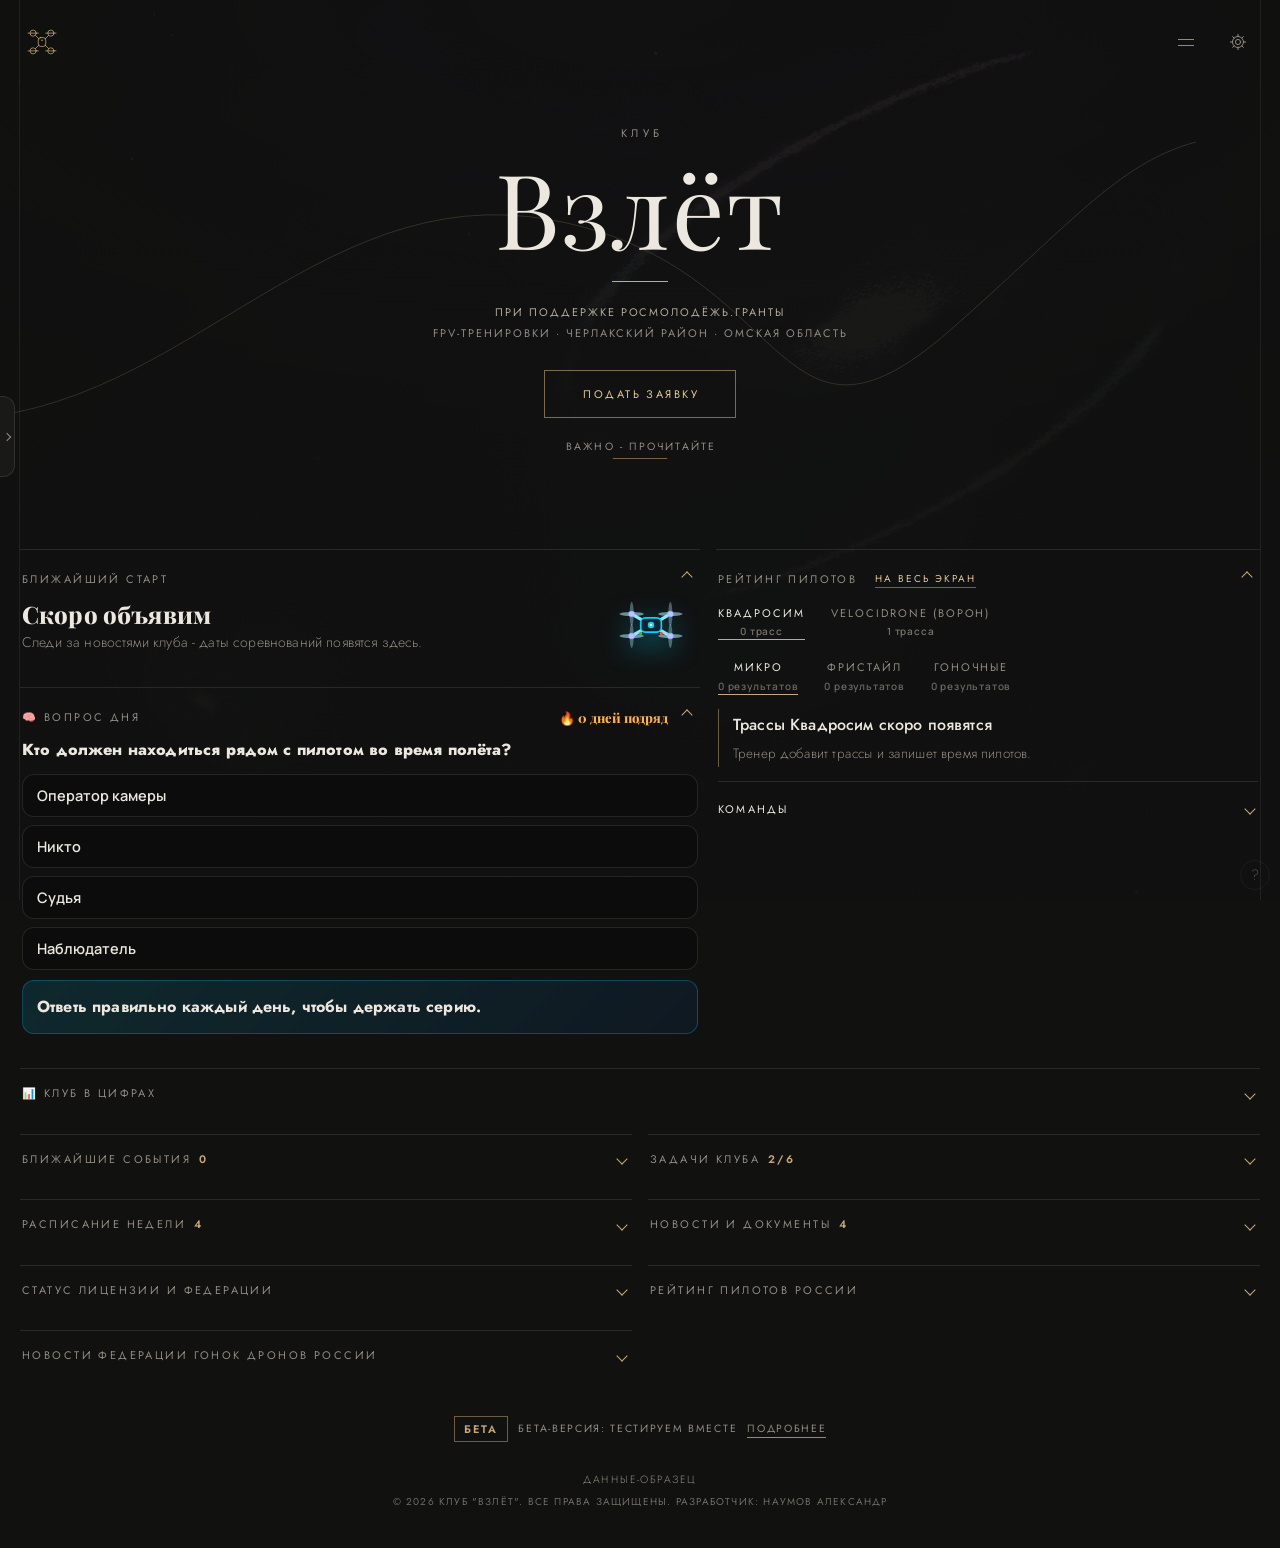
<file: index.html>
<!DOCTYPE html>
<html class="mn" lang="ru">
<head>
<meta charset="UTF-8">
<meta name="viewport" content="width=device-width, initial-scale=1.0">
<meta name="description" content="Клуб БПЛА Взлёт: рейтинг пилотов, шпаргалки по FPV, тесты, калькуляторы и тренажёр стиков.">
<title>Взлёт - дашборд клуба</title>
<link rel="manifest" href="app.webmanifest">
<script>if(/[?&]rating(=|&|$)/.test(location.search)||location.hash==="#rating")document.documentElement.classList.add("rt")</script>
<link rel="stylesheet" href="rating.css">
<script src="perenos.js"></script>
<script>/* Chrome может предложить установку раньше, чем загрузится вся страница - ловим сразу */addEventListener('beforeinstallprompt',function(e){window.__vzBIP=e});</script>
<meta name="theme-color" content="#0d1117">
<link rel="icon" type="image/png" href="favicon.png">
<link rel="apple-touch-icon" href="apple-touch-icon.png">
<meta name="mobile-web-app-capable" content="yes">
<meta name="apple-mobile-web-app-capable" content="yes">
<meta name="apple-mobile-web-app-title" content="Взлёт">
<link rel="preconnect" href="https://fonts.googleapis.com">
<link href="https://fonts.googleapis.com/css2?family=Unbounded:wght@600;800&family=Manrope:wght@500;700;800&display=swap" rel="stylesheet" media="print" onload="this.media='all'">
<script src="fx.js"></script>
<style>
  :root{
    --bg:#0d1117; --panel:#161b22; --panel2:#1c2330;
    --line:#2a3441; --text:#e6edf3; --dim:#8b98a5;
    --accent:#00d4ff; --ok:#3fb950; --warn:#d29922; --bad:#f85149;
  }
  *{box-sizing:border-box; margin:0; padding:0;}
  body{background:var(--bg); color:var(--text); font-family:'Segoe UI',system-ui,sans-serif; padding:20px; line-height:1.5;}
  @media(max-width:600px){ body{padding:12px 16px;} }
  header{display:flex; justify-content:space-between; align-items:center; padding:16px 20px; background:var(--panel);
    border:1px solid var(--line); border-radius:14px; margin-bottom:16px; flex-wrap:wrap; gap:12px;}
  .logo{display:flex; align-items:center; gap:12px;}
  .logo-badge{width:44px; height:44px; border-radius:10px; background:linear-gradient(135deg,var(--accent),#0077ff);
    display:grid; place-items:center; font-weight:800; font-size:18px; color:#04121b;}
  .logo h1{font-size:20px;} .grant-note{font-size:14px; font-weight:500; color:var(--accent); white-space:nowrap;}
  .logo p{color:var(--dim); font-size:13px;}
  .toolbar{display:flex; gap:8px; flex-wrap:wrap; align-items:center;}
  .btn{cursor:pointer; font:inherit; font-size:13px; padding:8px 14px; background:var(--panel2); color:var(--text);
    border:1px solid var(--line); border-radius:8px; transition:.15s; text-decoration:none;}
  .btn:hover{border-color:var(--accent); color:var(--accent);}
  .btn.primary{background:linear-gradient(135deg,#00d4ff,#0077ff); color:#04121b; border-color:transparent; font-weight:600;}
  .btn.primary:hover{color:#04121b; opacity:.9;}
  .status{font-size:12px; color:var(--dim); display:flex; align-items:center; gap:6px;}
  .status i{width:8px; height:8px; border-radius:50%; background:var(--dim); display:inline-block;}
  .status.ok i{background:var(--ok);} .status.warn i{background:var(--warn);} .status.load i{background:var(--accent);}

  .banner{background:#2b2210; border:1px solid #5a4516; color:#f0d58a; border-radius:12px; padding:12px 16px; margin-bottom:16px; font-size:13px;}
  .banner b{color:#ffe7a6;}
  .banner input{width:100%; margin-top:8px; padding:8px 10px; border-radius:8px; border:1px solid var(--line); background:var(--bg); color:var(--text); font:inherit;}
  .banner .row{display:flex; gap:8px; margin-top:8px; flex-wrap:wrap;}
  .banner .row input{flex:1; min-width:200px; margin:0;}
  .hidden{display:none !important;}

  .grid{display:grid; gap:16px; grid-template-columns:repeat(12,1fr);}
  .col-12{grid-column:span 12;} .col-3{grid-column:span 3;} .col-4{grid-column:span 4;} .col-6{grid-column:span 6;} .col-8{grid-column:span 8;}
  @media(max-width:980px){ .col-3{grid-column:span 6;} .col-4,.col-6,.col-8{grid-column:span 12;} }
  @media(max-width:520px){ .col-3{grid-column:span 12;} }

  .card{background:var(--panel); border:1px solid var(--line); border-radius:14px; padding:16px; min-width:0;}
  details.card > summary{list-style:none; cursor:pointer; font-size:14px; text-transform:uppercase; letter-spacing:.5px; color:var(--dim);
    display:flex; justify-content:space-between; align-items:center; user-select:none;}
  details.card > summary::-webkit-details-marker{display:none;}
  details.card > summary::after{content:'▾'; transition:transform .2s;}
  details.card[open] > summary::after{transform:rotate(180deg);}
  details.card[open] > summary{margin-bottom:14px;}
  .counter{color:var(--accent); font-weight:600; margin-left:8px; margin-right:auto;}
  .empty{color:var(--dim); font-size:13px; padding:6px 0;}

  .kpi{display:flex; flex-direction:column; gap:4px;}
  .kpi .num{font-size:32px; font-weight:700; color:var(--accent);}
  .kpi .label{color:var(--dim); font-size:13px;}
  .kpi small{color:var(--dim); font-size:12px;}

  .event{display:flex; gap:12px; padding:10px 0; border-bottom:1px dashed var(--line);}
  .event:last-child{border-bottom:none;}
  .date-box{min-width:54px; text-align:center; background:var(--panel2); border-radius:8px; padding:6px 4px; border:1px solid var(--line);}
  .date-box .d{font-size:18px; font-weight:700; display:block;}
  .date-box .m{font-size:11px; color:var(--dim); text-transform:uppercase;}
  .event-info{flex:1; min-width:0;}
  .event-info b{display:block; font-size:14px;}
  .event-info .place{font-size:12px; color:var(--dim); display:block;}
  .tags{margin-top:4px;}
  .tag{display:inline-block; font-size:11px; padding:2px 8px; border-radius:6px; margin-right:6px;}
  .tag.sim{background:#0b2f3d; color:#6cd4ff;} .tag.real{background:#3d1d0b; color:#ffab6c;} .tag.neutral{background:var(--panel2); color:var(--dim);}
  .tag.soon{background:#12351c; color:#7ee39a;}

  .task{display:flex; align-items:flex-start; gap:10px; padding:6px 0; font-size:14px;}
  .task .box{width:16px; height:16px; border-radius:4px; border:1.5px solid var(--dim); flex-shrink:0; margin-top:3px; display:grid; place-items:center; font-size:11px;}
  .task.done .box{background:var(--accent); border-color:var(--accent); color:#04121b;}
  .task.done .txt{color:var(--dim); text-decoration:line-through;}
  .progress{height:6px; background:var(--panel2); border-radius:3px; overflow:hidden; margin-bottom:10px;}
  .progress i{display:block; height:100%; background:var(--ok);}

  table{width:100%; border-collapse:collapse; font-size:14px;}
  th,td{text-align:left; padding:8px 6px; border-bottom:1px solid var(--line);}
  th{color:var(--dim); font-weight:500; font-size:12px; text-transform:uppercase;}
  td.rank{width:36px; color:var(--dim);}
  td.rank.top{color:var(--accent); font-weight:700;}
  .bar{height:8px; background:var(--panel2); border-radius:4px; overflow:hidden; min-width:70px; flex:1;}
  .bar i{display:block; height:100%; background:linear-gradient(90deg,var(--accent),#0077ff);}
  .rating-cell{display:flex; align-items:center; gap:10px;}
  .rating-cell b{width:28px; text-align:right;}
  .tscroll{overflow-x:auto;}
  .chips{display:flex; gap:6px; flex-wrap:wrap; margin-bottom:10px;}
  .chip{cursor:pointer; font:inherit; font-size:12px; padding:4px 10px; border-radius:999px; border:1px solid var(--line); background:var(--panel2); color:var(--dim);}
  .chip.on{border-color:var(--accent); color:var(--accent); background:#0b2f3d;}
  .lap{font-variant-numeric:tabular-nums;} .lap small{color:var(--dim); font-size:11px; display:block;}
  .track{margin-bottom:14px;} .track:last-child{margin-bottom:0;}
  .track h4{font-size:14px; margin-bottom:6px; display:flex; gap:8px; align-items:center; flex-wrap:wrap;}
  .podium{display:flex; justify-content:space-between; gap:10px; padding:5px 0; border-bottom:1px dashed var(--line); font-size:14px;}
  .podium:last-child{border-bottom:none;}
  .podium .p{color:var(--dim); width:22px;} .podium .n{flex:1;}
  tr.ours td{background:rgba(0,212,255,.07);} tr.ours td:nth-child(2){color:var(--accent); font-weight:600;}
  .muted{color:var(--dim); font-size:13px;} .muted a{color:var(--accent);}

  .news-item{display:flex; gap:10px; align-items:flex-start; padding:8px 0; border-bottom:1px dashed var(--line); font-size:14px;}
  .news-item:last-child{border-bottom:none;}
  .news-item .nd{color:var(--dim); font-size:12px; min-width:74px; padding-top:1px;}
  .news-item a{color:var(--accent);}

  .sched-row{display:flex; gap:12px; padding:8px 0; border-bottom:1px dashed var(--line); align-items:flex-start;}
  .sched-row:last-child{border-bottom:none;}
  .sched-row.today .sched-day{border-color:var(--accent);}
  .sched-day{min-width:56px; text-align:center; background:var(--panel2); border-radius:8px; padding:6px 4px; border:1px solid var(--line);}
  .sched-day .d{font-size:15px; font-weight:700; display:block;}
  .sched-day .t{font-size:11px; color:var(--dim);}
  .sched-body{flex:1;}

  .info-block{font-size:13px; color:var(--dim); line-height:1.7;}
  .info-block b{color:var(--text); font-weight:600;}
  .info-block ul{margin-left:18px; margin-top:6px;}
  .st p{margin-bottom:8px; font-size:14px;} .st b{color:var(--dim); font-weight:500;}

  .modal{position:fixed; inset:0; background:rgba(0,0,0,.7); display:none; align-items:flex-start; justify-content:center;
    padding:40px 16px; z-index:100; overflow-y:auto;}
  .modal.open{display:flex;}
  .logo-badge{user-select:none; -webkit-user-select:none; -webkit-touch-callout:none; cursor:default}
  .hlrow,.hlhead{display:grid; grid-template-columns:2fr 1.5fr 92px 1.1fr 1.1fr 84px 44px; gap:8px; align-items:center; margin-bottom:8px}
  .hlhead{font-size:12px; color:var(--dim); text-transform:uppercase; letter-spacing:.4px; margin-bottom:6px}
  .hlrow input,.hlrow select{width:100%; min-width:0}
  @media (max-width:640px){ .hlhead{display:none} .hlrow{grid-template-columns:1fr 1fr auto; padding:10px; border:1px solid var(--line); border-radius:10px} .hlrow .hl-name{grid-column:1/-1} .hlrow .hl-track{grid-column:1/-1} }

  .modal-card{background:var(--panel); border:1px solid var(--line); border-radius:16px; max-width:900px; width:100%; padding:24px; position:relative;}
  .modal-card h2{font-size:20px; margin-bottom:4px;}
  .modal-card .sub{color:var(--dim); font-size:13px; margin-bottom:20px;}
  .modal-card h3{font-size:13px; text-transform:uppercase; letter-spacing:.5px; color:var(--dim); margin:20px 0 10px;}
  .close-x{position:absolute; top:16px; right:16px; background:transparent; border:none; color:var(--dim); font-size:22px; cursor:pointer;}
  .contact-card{padding:12px; border:1px solid var(--line); border-radius:10px; background:var(--panel2); margin-bottom:8px;}
  .contact-card .c-name{font-weight:600; font-size:15px;}
  .contact-card .c-role{color:var(--accent); font-size:13px;}
  .contact-card .c-org{color:var(--dim); font-size:12px;}
  .contact-card .c-contact{font-size:13px; margin-top:4px;}
  .link-item{padding:8px 0; border-bottom:1px dashed var(--line); font-size:14px;}
  .link-item:last-child{border-bottom:none;}
  .link-item a{color:var(--accent); text-decoration:none;}
  .link-item span{color:var(--dim);} .link-item small{display:block; color:var(--dim); font-size:12px; margin-top:2px;}
  .lgroup{font-size:13px; color:var(--text); margin:14px 0 2px; padding-top:6px;} .lgroup:first-child{margin-top:0;}
  .tabs{display:flex; gap:6px; flex-wrap:wrap; border-bottom:1px solid var(--line); margin-bottom:16px;}
  .tab{cursor:pointer; font:inherit; font-size:14px; padding:8px 14px; background:none; border:none; border-bottom:2px solid transparent; color:var(--dim); margin-bottom:-1px;}
  .tab.on{color:var(--accent); border-bottom-color:var(--accent);}
  .cls-grid{display:grid; gap:12px; grid-template-columns:repeat(auto-fill,minmax(250px,1fr));}
  .cls{border:1px solid var(--line); border-radius:12px; background:var(--panel2); padding:14px;}
  .cls h4{font-size:20px; color:var(--accent); margin-bottom:8px;}
  .cls dl{display:grid; grid-template-columns:auto 1fr; gap:4px 10px; font-size:13px;}
  .cls dt{color:var(--dim);} .cls p{font-size:13px; margin-top:10px; color:var(--text); border-top:1px dashed var(--line); padding-top:8px;}
  .rule{padding:10px 0; border-bottom:1px dashed var(--line); font-size:14px;} .rule:last-child{border-bottom:none;}
  .rule b{display:block; color:var(--accent); font-size:13px; text-transform:uppercase; letter-spacing:.4px; margin-bottom:2px;}
  .edit{margin-left:10px; font-size:12px; text-transform:none; letter-spacing:0; color:var(--dim); text-decoration:none; border:1px solid var(--line); border-radius:6px; padding:1px 8px;}
  .edit:hover{color:var(--accent); border-color:var(--accent);}
  .coach-badge{font-size:11px; padding:2px 8px; border-radius:6px; background:#3d1d0b; color:#ffab6c; margin-left:8px; vertical-align:middle;}
  details.editing > :not(summary):not(.editor){display:none !important;}
  .editor{display:flex; flex-direction:column; gap:10px;}
  .erow{position:relative; display:grid; gap:8px; grid-template-columns:repeat(auto-fill,minmax(150px,1fr)); background:var(--panel2);
    border:1px solid var(--line); border-radius:10px; padding:10px 38px 10px 10px;}
  .erow label{display:flex; flex-direction:column; gap:3px; font-size:11px; color:var(--dim); text-transform:uppercase; letter-spacing:.3px;}
  .erow label.wide{grid-column:1/-1;}
  .erow input,.erow select,.erow textarea{font:inherit; font-size:14px; text-transform:none; letter-spacing:0; color:var(--text); background:var(--bg);
    border:1px solid var(--line); border-radius:6px; padding:6px 8px; width:100%;}
  .erow textarea{min-height:60px; resize:vertical;}
  .erow input:focus,.erow select:focus,.erow textarea:focus{outline:none; border-color:var(--accent);}
  .erow .del{position:absolute; top:6px; right:6px; background:none; border:none; color:var(--dim); font-size:16px; cursor:pointer; padding:4px 6px;}
  .erow .del:hover{color:var(--bad);}
  .ebar{display:flex; gap:8px; flex-wrap:wrap; align-items:center; position:sticky; bottom:0; background:var(--panel); padding-top:6px;}
  .ebar .sp{flex:1;}
  .edit{cursor:pointer; background:none; font:inherit; white-space:nowrap;}
  .edit.on{color:var(--accent); border-color:var(--accent);}
  #toast{position:fixed; bottom:20px; left:50%; transform:translate(-50%,20px); background:var(--panel2); border:1px solid var(--line); color:var(--text);
    padding:10px 18px; border-radius:10px; font-size:14px; opacity:0; transition:.25s; pointer-events:none; z-index:200; max-width:90vw;}
  #toast.show{opacity:1; transform:translate(-50%,0);} #toast.bad{border-color:var(--bad);} #toast.ok{border-color:var(--ok);}
  .grant{display:flex; align-items:center; gap:12px; flex-wrap:wrap; margin-bottom:16px; padding:12px 16px; border-radius:12px;
    background:linear-gradient(90deg,rgba(0,212,255,.12),rgba(0,119,255,.06)); border:1px solid rgba(0,212,255,.35); font-size:14px;}
  .grant b{color:var(--accent);}
  .grant-badge{font-size:12px; font-weight:700; letter-spacing:.3px; padding:4px 10px; border-radius:999px; background:var(--accent); color:#04121b; white-space:nowrap;}
  #pilots tr{cursor:pointer;} #pilots tr:hover td{background:rgba(255,255,255,.03);}
  #pilots .pname{border-bottom:1px dotted var(--dim);} #pilots td.trk{color:var(--dim); font-size:13px;}
  .sortlbl{font-size:12px; color:var(--dim); align-self:center; margin-right:2px;}
  .pstats{display:flex; gap:10px; flex-wrap:wrap; margin:6px 0 16px;}
  .pstat{background:var(--panel2); border:1px solid var(--line); border-radius:10px; padding:8px 12px; min-width:110px;}
  .pstat b{display:block; font-size:18px; color:var(--accent);} .pstat span{font-size:12px; color:var(--dim);}
  .ptrack{border:1px solid var(--line); border-radius:12px; padding:12px; margin-bottom:12px; background:var(--panel2);}
  .ptrack h4{display:flex; gap:8px; align-items:center; flex-wrap:wrap; font-size:15px; margin-bottom:4px;}
  .ptrack .prog{font-size:13px; color:var(--dim); margin-bottom:8px;} .ptrack .prog b{color:var(--ok);}
  .ptrack svg{width:100%; height:70px; display:block; margin-bottom:6px;}
  .ptrack table{font-size:13px;} .ptrack td,.ptrack th{padding:5px 6px;}
  .dfast{color:var(--ok);} .dslow{color:var(--bad);} .best{color:var(--accent); font-weight:700;}
  .addlap{display:grid; gap:8px; grid-template-columns:repeat(auto-fill,minmax(130px,1fr)); align-items:end; margin-top:8px;}
  .addlap label{display:flex; flex-direction:column; gap:3px; font-size:11px; color:var(--dim); text-transform:uppercase;}
  .addlap input,.addlap select{font:inherit; font-size:14px; color:var(--text); background:var(--bg); border:1px solid var(--line); border-radius:6px; padding:6px 8px; width:100%;}
  footer{color:var(--dim); font-size:12px; text-align:center; margin-top:20px;}

/* ===== Академия пилота ===== */
.vt{position:sticky;top:8px;z-index:60;display:flex;gap:4px;padding:5px;margin:0 0 16px;background:color-mix(in srgb,var(--panel) 88%,transparent);backdrop-filter:blur(12px);border:1px solid var(--line);border-radius:14px;overflow-x:auto;scrollbar-width:none}
.vt button{position:relative;z-index:1;flex:1;min-width:max-content;border:none;background:none;color:var(--dim);font:600 14px 'Segoe UI',system-ui,sans-serif;padding:10px 14px;border-radius:10px;cursor:pointer;transition:color .3s;white-space:nowrap}
.vt button.on{color:#04121b}
.vti{position:absolute;top:5px;bottom:5px;left:5px;width:0;border-radius:10px;background:linear-gradient(135deg,#00d4ff,#0077ff);box-shadow:0 6px 22px rgba(0,180,255,.45);transition:left .45s cubic-bezier(.5,1.5,.5,1),width .45s cubic-bezier(.5,1.5,.5,1)}
/* вкладки-карусель как в студии: листается пальцем, раздел в центре открывается сам */
.vtb{position:sticky;top:6px;z-index:60;height:84px;margin:0 0 16px;border:1px solid var(--line);border-radius:18px;background:color-mix(in srgb,var(--panel) 94%,transparent);box-shadow:0 14px 30px -18px rgba(0,0,0,.8)}
.vtb .tbt{position:relative;width:100%;display:flex;align-items:center;height:100%;overflow-x:auto;overflow-y:hidden;scroll-snap-type:x mandatory;scrollbar-width:none;-webkit-overflow-scrolling:touch;overscroll-behavior-x:contain;padding:0 calc(50% - 46px);gap:2px;touch-action:pan-x;-webkit-mask-image:linear-gradient(90deg,transparent 0,#000 16%,#000 84%,transparent 100%);mask-image:linear-gradient(90deg,transparent 0,#000 16%,#000 84%,transparent 100%)}
.vtb .tbt::-webkit-scrollbar{display:none}
.vtb .tbt button{flex:0 0 92px;height:80px;scroll-snap-align:center;border:0;background:none;color:var(--dim);display:flex;flex-direction:column;align-items:center;justify-content:center;gap:6px;cursor:pointer;font:700 12px Manrope,'Segoe UI',system-ui,sans-serif;will-change:transform,opacity;-webkit-tap-highlight-color:transparent;padding:0;transition:color .35s;position:relative;overflow:visible}
.vtb .ic{position:relative;width:46px;height:46px;border-radius:16px;display:grid;place-items:center;color:var(--c);background:linear-gradient(150deg,color-mix(in srgb,var(--c) 22%,transparent),rgba(255,255,255,.03));border:1px solid color-mix(in srgb,var(--c) 38%,transparent);transition:background .4s,box-shadow .4s,border-color .4s,color .4s,border-radius .4s}
.vtb .ic svg{width:24px;height:24px;fill:none;stroke:currentColor;stroke-width:1.9;stroke-linecap:round;stroke-linejoin:round;overflow:visible}
.vtb .tbt b{font-weight:800;white-space:nowrap;letter-spacing:.2px;line-height:1}
.vtb .tbt button.on{color:#fff}
.vtb .tbt button.on .ic{color:#fff;border-color:transparent;border-radius:50%;background:linear-gradient(135deg,var(--c),#0077ff 60%,#7c3aed);box-shadow:0 8px 24px -4px color-mix(in srgb,var(--c) 70%,transparent),0 0 0 4px color-mix(in srgb,var(--c) 18%,transparent)}
.vtb .tbt button.on .ic::after{content:"";position:absolute;inset:-7px;border-radius:50%;border:1.5px solid color-mix(in srgb,var(--c) 55%,transparent);animation:tbring 2.6s ease-out infinite}
@keyframes tbring{0%{transform:scale(.85);opacity:.9}100%{transform:scale(1.25);opacity:0}}
.vtb .tbt button.on .ic svg{animation:tbpop .55s cubic-bezier(.3,1.6,.5,1)}
@keyframes tbpop{0%{transform:scale(.6) rotate(-12deg)}100%{transform:none}}
.vtb .tba{display:none;position:absolute;top:50%;z-index:3;width:36px;height:36px;margin-top:-18px;border-radius:50%;border:1px solid var(--line);background:var(--panel2);color:var(--text);font:800 20px/1 system-ui,sans-serif;cursor:pointer;transition:border-color .2s,transform .2s}
.vtb .tba.l{left:10px}.vtb .tba.r{right:10px}
.vtb .tba:hover{border-color:var(--accent)}.vtb .tba:active{transform:scale(.9)}
@media(hover:hover) and (pointer:fine){.vtb .tba{display:block}.vtb .tbt{-webkit-mask-image:linear-gradient(90deg,transparent 0,#000 14%,#000 86%,transparent 100%);mask-image:linear-gradient(90deg,transparent 0,#000 14%,#000 86%,transparent 100%)}}
@media(max-width:860px){.vtb{height:78px}.vtb .tbt button{flex-basis:84px;height:74px;font-size:11.5px}.vtb .tbt{padding:0 calc(50% - 42px)}.vtb .ic{width:42px;height:42px;border-radius:14px}.vtb .ic svg{width:22px;height:22px}}
@media (prefers-reduced-motion: reduce){.vtb .tbt button.on .ic::after,.vtb .tbt button.on .ic svg{animation:none}}
.vtab{animation:none}
/* временно закрытые вкладки: заглушка и замочек */
.zag-in{max-width:520px;margin:10px auto 24px;text-align:center;padding:28px 20px}
.zag-in img{width:min(260px,70%);aspect-ratio:4/3;object-fit:cover;border-radius:18px;border:1px solid var(--line);box-shadow:0 18px 40px -20px rgba(0,180,255,.6);animation:zagfly 3.2s ease-in-out infinite}
@keyframes zagfly{50%{transform:translateY(-10px) rotate(-1.5deg)}}
.zag-in h3{margin:18px 0 8px;font-size:20px}
.zag-in .btn{margin:6px 4px 0}
.vtb .tbt button.zk .ic{opacity:.55}
.vtb .tbt button.zk .ic::before{content:"🔒";position:absolute;right:-7px;top:-7px;font-size:13px;line-height:1;filter:drop-shadow(0 1px 2px #000)}
@media (prefers-reduced-motion: reduce){.zag-in img{animation:none}}
/* кнопка "На экран": установка на телефон, как в дашборде Спектра */
.inb{display:inline-flex;align-items:center;gap:7px}
.inb .shico{width:19px;height:19px;flex:none;fill:none;stroke:var(--accent);stroke-width:2;stroke-linejoin:round;stroke-linecap:round;animation:inbR 1.8s ease-in-out infinite}
@keyframes inbR{50%{transform:translateX(3px)}}
@media (prefers-reduced-motion: reduce){.inb .shico{animation:none}}
.ins-c{max-width:440px}
.ins-c .stp{display:flex;gap:12px;align-items:flex-start;margin:10px 0}.ins-c .stp i{flex:none;width:28px;height:28px;border-radius:50%;display:grid;place-items:center;font-style:normal;font-weight:900;color:#04121b;background:linear-gradient(135deg,#00d4ff,#0077ff)}
.ins-c .stp b{display:block}.ins-c .stp div{font-size:14px;color:var(--dim)}.ins-c .stp div b{color:var(--text)}
.ins-c .ins-t{color:var(--dim);font-size:14px;margin:8px 0}
.ins-c .ins-go{display:flex;justify-content:center;width:100%;margin:10px 0;text-decoration:none}
.ins-g{display:grid;grid-template-columns:1fr 1fr;gap:8px;margin-top:16px}
.ins-app{display:flex;gap:12px;align-items:center;margin:8px 0}.ins-app img{width:56px;height:56px;border-radius:14px}.ins-app b{display:block;font-size:16px}.ins-app div{color:var(--dim);font-size:13px}
.ins-big{height:52px;font-size:16px;border-radius:14px}
/* картинки-подсказки: адресная строка, меню и окно Chrome */
.im-bar,.im-menu,.im-dlg{margin-top:8px;border-radius:12px;background:#202124;border:1px solid #3c4043;color:#e8eaed;font:500 13px system-ui,sans-serif}
.im-bar{display:flex;align-items:center;gap:10px;padding:8px 10px}.im-bar em{flex:1;font-style:normal;background:#303134;border-radius:99px;padding:5px 10px;white-space:nowrap;overflow:hidden;text-overflow:ellipsis;font-size:12px}
.im-bar b,.im-menu b,.im-dlg b{position:relative;color:#fff}
.im-bar b{width:28px;height:28px;display:grid;place-items:center;border-radius:50%;font-size:18px;box-shadow:0 0 0 2px #00d4ff;animation:impulse 1.4s ease-in-out infinite}
.im-menu{display:grid;padding:6px 0;max-width:230px;margin-left:auto}.im-menu span,.im-menu b{padding:7px 14px}.im-menu span{opacity:.6}
.im-menu b{background:rgba(0,212,255,.18);box-shadow:inset 3px 0 0 #00d4ff;animation:impulse 1.4s ease-in-out infinite}
.im-dlg{display:flex;align-items:center;gap:10px;padding:10px 12px}.im-dlg img{width:30px;height:30px;border-radius:8px}.im-dlg span{flex:1}
.im-bar,.im-menu,.im-dlg{box-sizing:border-box;max-width:100%}.ins-c .stp>div{min-width:0;flex:1}
.im-dlg b{padding:6px 14px;border-radius:99px;background:#8ab4f8;color:#202124!important;box-shadow:0 0 0 2px #00d4ff;animation:none}
@keyframes impulse{50%{filter:brightness(1.35)}}
@media (prefers-reduced-motion: reduce){.im-bar b,.im-menu b,.im-dlg b{animation:none}}
/* верхний блок: сверху статус и маленькие кнопки, снизу две главные кнопки одной ширины */
header .toolbar{display:flex;flex-direction:column;align-items:stretch;gap:10px;min-width:min(100%,360px)}
.tb-sub{display:flex;gap:8px;align-items:center;flex-wrap:wrap}
.tb-sub .status{flex:1 1 130px;min-width:0;min-height:40px;box-sizing:border-box}.tb-sub .status>span{overflow:hidden;text-overflow:ellipsis;white-space:nowrap}
.tb-sub .btn{height:40px;display:inline-flex;align-items:center;justify-content:center}
.tb-sub .tb-ic{width:40px;padding:0;font-size:17px}
.tb-main{display:flex;gap:8px}
.tb-main .btn{flex:1;height:46px;display:inline-flex;align-items:center;justify-content:center;gap:6px;font-size:14px;border-radius:13px;white-space:nowrap}
.tb-main .btn[hidden]{display:none}
.tb-help{border-color:color-mix(in srgb,var(--accent) 45%,var(--line))}
@media(max-width:600px){header{flex-direction:column;align-items:stretch;gap:14px}header .toolbar{min-width:0}}
/* ссылка на Иртыш-портал под строкой с адресом, у левого края шапки */
.logo{flex-wrap:wrap;row-gap:8px}.irtw{flex:0 0 100%}.logo>div:nth-child(2){flex:1 1 0}
.irt{display:flex;width:fit-content;align-items:center;margin-top:-2px;padding:3px 10px;border-radius:999px;font:700 12px system-ui,sans-serif;color:var(--dim,#8b98a5);text-decoration:none;border:1px solid var(--line,#30363d);transition:color .2s,border-color .2s}.irt:hover{color:var(--accent,#00d4ff);border-color:var(--accent,#00d4ff)}
#zayBody .spk-top{display:none}
.tabwave{position:fixed;inset:0;z-index:60;pointer-events:none;background:linear-gradient(100deg,transparent 28%,rgba(120,190,255,.13) 40%,rgba(255,255,255,.22) 50%,rgba(210,130,255,.13) 60%,transparent 72%)}

@keyframes vtin{from{opacity:0;transform:translateY(18px)}}
.ahero{position:relative;height:260px;border-radius:18px;overflow:hidden;margin-bottom:16px;border:1px solid var(--line);isolation:isolate}
.ahero{background:radial-gradient(80% 120% at 85% 50%,#123049,#0d1117 70%)}
.ah-ph{position:absolute;top:-6%;bottom:-6%;right:0;width:min(62%,560px);z-index:-2;animation:ahzoom 18s ease-in-out infinite alternate;-webkit-mask-image:linear-gradient(90deg,transparent,#000 35%);mask-image:linear-gradient(90deg,transparent,#000 35%)}
.ah-ph img{width:100%;height:100%;object-fit:cover;object-position:50% 45%}
@keyframes ahzoom{to{transform:scale(1.07) translate(-2%,1%)}}
.ahero::before{content:"";position:absolute;inset:0;z-index:-1;background:linear-gradient(90deg,rgba(13,17,23,.9) 0%,rgba(13,17,23,.45) 50%,rgba(13,17,23,0) 100%)}
.ah-scan{position:absolute;inset:0;z-index:-1;pointer-events:none;background:repeating-linear-gradient(0deg,rgba(255,255,255,.035) 0 1px,transparent 1px 3px)}
.ah-scan::after{content:"";position:absolute;left:0;right:0;height:80px;background:linear-gradient(transparent,rgba(0,212,255,.12),transparent);animation:scan 4s linear infinite}
@keyframes scan{from{top:-80px}to{top:100%}}
.ah-osd{position:absolute;top:14px;right:16px;display:flex;gap:14px;font:700 13px ui-monospace,Consolas,monospace;color:#e8f6ff;text-shadow:0 0 6px #000}
.ah-osd .rec{color:#ff4d5e;animation:blink 1.2s steps(2) infinite}
@keyframes blink{50%{opacity:0}}
.ah-tx{position:absolute;left:24px;bottom:22px;right:24px;max-width:560px}
.ah-tx small{font-weight:800;letter-spacing:3px;color:var(--accent);font-size:12px}
.ah-tx h2{font-size:clamp(28px,5vw,44px);line-height:1.05;margin:6px 0;background:linear-gradient(90deg,#fff,#7de9ff);-webkit-background-clip:text;background-clip:text;color:transparent}
.ah-tx p{color:#c7d4e0}
.ah-xp{display:flex;align-items:center;gap:10px;margin-top:12px;font-size:13px;font-weight:700}
.ah-xp .bar{flex:1;max-width:220px;height:8px;border-radius:9px;background:rgba(255,255,255,.12);overflow:hidden}
.ah-xp .bar i{display:block;height:100%;width:0;background:linear-gradient(90deg,#00d4ff,#3fb950);border-radius:9px;transition:width 1s cubic-bezier(.2,.8,.2,1)}
@media(max-width:600px){.ah-ph{width:100%;-webkit-mask-image:none;mask-image:none;opacity:.55}.ahero{height:250px}.ah-osd{font-size:11px;gap:8px;right:10px}.ah-tx{left:16px;right:16px;bottom:16px}}
/* шпаргалки */
.srow{display:flex;gap:10px;flex-wrap:wrap;align-items:center;margin-bottom:14px}
.srow input{flex:1;min-width:200px;padding:11px 14px;border-radius:12px;border:1px solid var(--line);background:var(--panel);color:var(--text);font:inherit}
.srow input:focus{outline:none;border-color:var(--accent);box-shadow:0 0 0 3px rgba(0,212,255,.15)}
.cgrid{display:grid;grid-template-columns:repeat(auto-fill,minmax(290px,1fr));gap:14px;margin-bottom:16px;align-items:start}
.ch{position:relative;background:var(--panel);border:1px solid var(--line);border-radius:16px;overflow:hidden;transition:border-color .3s,transform .3s,box-shadow .3s;animation:chin .5s backwards cubic-bezier(.2,.8,.2,1)}
@keyframes chin{from{opacity:0;transform:translateY(20px) scale(.97)}}
.ch:hover{border-color:color-mix(in srgb,var(--accent) 60%,var(--line));transform:translateY(-3px);box-shadow:0 14px 34px rgba(0,0,0,.35)}
.ch>button{display:flex;align-items:center;gap:12px;width:100%;padding:16px;border:none;background:none;color:var(--text);cursor:pointer;text-align:left;font:inherit}
.ch .ic{width:46px;height:46px;border-radius:12px;display:grid;place-items:center;font-size:24px;background:linear-gradient(135deg,rgba(0,212,255,.18),rgba(0,119,255,.18));border:1px solid rgba(0,212,255,.25);flex-shrink:0;transition:transform .5s cubic-bezier(.3,1.6,.5,1)}
.ch.open .ic,.ch:hover .ic{transform:rotate(-10deg) scale(1.1)}
.ch .tt{flex:1} .ch .tt b{display:block;font-size:16px} .ch .tt small{color:var(--dim);font-size:12px}
.ch .ar{color:var(--dim);transition:transform .35s} .ch.open .ar{transform:rotate(180deg);color:var(--accent)}
.ch .bd{display:grid;grid-template-rows:0fr;transition:grid-template-rows .45s cubic-bezier(.2,.8,.2,1)}
.ch.open .bd{grid-template-rows:1fr} .ch .bd>div{overflow:hidden} .ch .bd>div>div{padding:0 16px 16px}
.kv{display:grid;grid-template-columns:96px 1fr;gap:10px;padding:8px 0;border-top:1px dashed var(--line);font-size:14px} .kv b{color:var(--accent)}
.tip,.warn{margin-top:10px;font-size:13.5px;padding:10px 12px;border-radius:10px;background:rgba(0,212,255,.08);border:1px solid rgba(0,212,255,.2)} .warn{background:rgba(248,81,73,.08);border-color:rgba(248,81,73,.3);color:#ffb3ad}
.cl{padding-left:20px;font-size:14px} .cl li{padding:4px 0}
.sticks{display:grid;grid-template-columns:1fr 1fr;gap:10px} .sticks div{background:var(--panel2);border-radius:12px;padding:12px;font-size:13.5px;display:flex;flex-direction:column;gap:4px} .sticks b{color:var(--accent)}
.volt{display:grid;grid-template-columns:repeat(4,1fr);gap:6px;margin-bottom:8px} .volt div{background:var(--panel2);border-radius:10px;padding:8px;text-align:center} .volt b{display:block;font-size:15px;white-space:nowrap;color:var(--ok)} .volt span{font-size:11px;color:var(--dim)} .volt .bad b{color:var(--bad)}
.trk{display:flex;gap:10px;align-items:center;padding:7px 0;border-top:1px dashed var(--line);font-size:14px} .trk b{min-width:92px;color:var(--accent)} .trk span{flex:1} .trk i{font-style:normal;color:var(--warn)}
.dict{display:grid;grid-template-columns:1fr 1fr;gap:6px 14px;font-size:13.5px} .dict b{color:var(--accent)}
@media(max-width:600px){.dict,.sticks{grid-template-columns:1fr}.volt{grid-template-columns:repeat(2,1fr)}.kv{grid-template-columns:90px 1fr}}
/* тренажёр */
.trn{padding:16px}
.trn-h{display:flex;gap:16px;justify-content:space-between;flex-wrap:wrap;align-items:flex-end;margin-bottom:12px} .trn-h h3{font-size:18px;margin-bottom:4px}
.trn-s{display:flex;gap:12px;align-items:center;flex-wrap:wrap;font-size:13px} .trn-s b{color:var(--accent);font-variant-numeric:tabular-nums}
.trn-w{position:relative;height:420px;border-radius:14px;overflow:hidden;background:radial-gradient(circle at 50% 50%,#132235,#0a111b);border:1px solid var(--line);touch-action:none;user-select:none;-webkit-user-select:none}
.trn-w canvas{position:absolute;inset:0;width:100%;height:100%}
.alt{position:absolute;right:12px;top:12px;bottom:12px;width:10px;border-radius:9px;background:rgba(255,255,255,.08);display:flex;align-items:flex-end} .alt i{width:100%;border-radius:9px;background:linear-gradient(#3fb950,#00d4ff);height:30%;transition:height .1s}
.alt span{position:absolute;right:16px;bottom:0;font-size:10px;color:var(--dim);writing-mode:vertical-rl;transform:rotate(180deg)}
.stk{position:absolute;bottom:14px;width:110px;height:110px;border-radius:50%;background:rgba(255,255,255,.06);border:2px solid rgba(0,212,255,.35);touch-action:none}
.stk.l{left:14px} .stk.r{right:34px}
.stk i{position:absolute;left:50%;top:50%;width:46px;height:46px;margin:-23px 0 0 -23px;border-radius:50%;background:radial-gradient(circle at 35% 35%,#7de9ff,#0077ff);box-shadow:0 4px 16px rgba(0,180,255,.6)}
.stk small{position:absolute;top:-20px;left:0;right:0;text-align:center;font-size:10.5px;color:var(--dim);white-space:nowrap}
@media(max-width:600px){.trn-w{height:440px}.stk{width:96px;height:96px}.stk.r{right:28px}}
/* тесты */
.qhead{grid-column:1/-1;display:flex;gap:12px;align-items:center;flex-wrap:wrap;color:var(--muted)}.qhead small{font-size:13.5px;line-height:1.4}
.qlv{display:grid;grid-template-columns:repeat(auto-fit,minmax(230px,1fr));gap:14px;margin-bottom:16px}
.ql{position:relative;overflow:hidden;padding:20px;border-radius:18px;border:1px solid var(--line);background:var(--panel);cursor:pointer;transition:transform .3s,border-color .3s,box-shadow .3s;text-align:left;color:var(--text);font:inherit}
.ql:hover{transform:translateY(-4px);border-color:var(--lc);box-shadow:0 16px 40px color-mix(in srgb,var(--lc) 25%,transparent)}
.ql .e{font-size:44px;display:block;animation:flt 3s ease-in-out infinite} @keyframes flt{50%{transform:translateY(-6px)}}
.ql b{display:block;font-size:20px;margin:6px 0 2px} .ql small{color:var(--dim)}
.ql .st{margin-top:10px;font-size:20px;letter-spacing:2px} .ql::after{content:"";position:absolute;right:-40px;top:-40px;width:140px;height:140px;border-radius:50%;background:var(--lc);opacity:.12;filter:blur(10px)}
.qbox{padding:22px}
.qtop{display:flex;justify-content:space-between;gap:10px;align-items:center;margin-bottom:10px;font-size:13px;color:var(--dim)}
.qprog{height:6px;border-radius:9px;background:var(--panel2);overflow:hidden;margin-bottom:18px} .qprog i{display:block;height:100%;background:var(--lc,var(--accent));transition:width .5s}
.qq{font-size:clamp(18px,3vw,23px);font-weight:700;margin-bottom:16px;animation:vtin .4s}
.qa{display:grid;gap:10px}
.qa button{display:flex;align-items:center;gap:12px;text-align:left;padding:14px 16px;border-radius:12px;border:1px solid var(--line);background:var(--panel2);color:var(--text);font:inherit;font-size:15px;cursor:pointer;transition:transform .2s,border-color .2s,background .3s;animation:vtin .4s backwards}
.qa button:nth-child(2){animation-delay:.05s}.qa button:nth-child(3){animation-delay:.1s}.qa button:nth-child(4){animation-delay:.15s}
.qa button:hover:not(:disabled){border-color:var(--accent);transform:translateX(4px)}
.qa button i{width:28px;height:28px;border-radius:8px;display:grid;place-items:center;background:rgba(255,255,255,.06);font-style:normal;font-weight:800;flex-shrink:0}
.qa button.ok{background:rgba(63,185,80,.18);border-color:var(--ok);animation:okp .5s} .qa button.no{background:rgba(248,81,73,.15);border-color:var(--bad);animation:shk .4s}
@keyframes okp{40%{transform:scale(1.03)}} @keyframes shk{20%,60%{transform:translateX(-6px)}40%,80%{transform:translateX(6px)}}
.qend{text-align:center;padding:10px 0} .qend .big{font-size:64px;font-weight:800;background:linear-gradient(90deg,#00d4ff,#3fb950);-webkit-background-clip:text;background-clip:text;color:transparent}
.qend .stars{font-size:38px;letter-spacing:6px} .qend .stars span{display:inline-block;animation:stp .6s backwards cubic-bezier(.3,1.8,.5,1)} .qend .stars span:nth-child(2){animation-delay:.2s} .qend .stars span:nth-child(3){animation-delay:.4s}
@keyframes stp{from{transform:scale(0) rotate(-90deg)}}
/* калькуляторы */
.calcs{display:grid;grid-template-columns:repeat(auto-fill,minmax(300px,1fr));gap:14px}
.calc h3{font-size:17px;margin-bottom:10px} .calc label{display:block;font-size:13px;color:var(--dim);margin-top:8px}
.calc input[type=number]{display:block;width:100%;margin-top:4px;padding:10px 12px;border-radius:10px;border:1px solid var(--line);background:var(--bg);color:var(--text);font:inherit;font-size:16px}
.calc input[type=range]{width:calc(100% - 50px);vertical-align:middle;accent-color:#00d4ff;margin-top:8px} .calc output{display:inline-block;width:44px;text-align:right;font-weight:800;color:var(--accent)}
.res{margin-top:14px;padding:14px;border-radius:12px;background:linear-gradient(135deg,rgba(0,212,255,.12),rgba(0,119,255,.08));border:1px solid rgba(0,212,255,.25)} .res b{display:block;font-size:24px;color:#7de9ff;font-variant-numeric:tabular-nums} .res small{color:var(--dim)}
.cells{display:flex;gap:4px;margin-top:12px;height:46px;align-items:flex-end} .cells i{flex:1;height:100%;border-radius:6px 6px 3px 3px;background:linear-gradient(#3fb950,#00d4ff);animation:cellin .4s backwards cubic-bezier(.3,1.6,.5,1);position:relative} .cells i::before{content:"";position:absolute;top:-5px;left:30%;right:30%;height:5px;border-radius:2px 2px 0 0;background:#8b98a5}
@keyframes cellin{from{transform:scaleY(0);transform-origin:bottom}}
.meter{height:12px;border-radius:9px;background:var(--panel2);margin-top:14px;overflow:hidden} .meter i{display:block;height:100%;border-radius:9px;transition:width .6s cubic-bezier(.2,.8,.2,1),background .6s}
.rb{display:grid;grid-template-columns:repeat(4,1fr);gap:6px;margin-top:8px} .rb button{padding:9px 4px;border-radius:10px;border:1px solid var(--line);background:var(--panel2);color:var(--text);font:inherit;font-size:12.5px;cursor:pointer;transition:.25s} .rb button b{display:block;font-size:15px}
.rb button.busy{background:rgba(248,81,73,.2);border-color:var(--bad)} .rb button.free{background:rgba(63,185,80,.2);border-color:var(--ok);box-shadow:0 0 14px rgba(63,185,80,.35)}
/* значки */
.bdg{display:grid;grid-template-columns:repeat(auto-fill,minmax(170px,1fr));gap:12px;margin-top:12px}
.bd1{padding:16px;border-radius:16px;border:1px solid var(--line);background:var(--panel2);text-align:center;transition:.3s} .bd1 .e{font-size:42px;display:block;filter:grayscale(1);opacity:.35;transition:.5s} .bd1 b{display:block;margin-top:6px} .bd1 small{color:var(--dim);font-size:12px}
.bd1.got{border-color:rgba(210,153,34,.6);background:linear-gradient(160deg,rgba(210,153,34,.15),var(--panel2));box-shadow:0 10px 30px rgba(210,153,34,.15)} .bd1.got .e{filter:none;opacity:1;animation:flt 3s ease-in-out infinite}
#pop{position:fixed;left:50%;top:22%;z-index:9999;transform:translate(-50%,-50%) scale(.6);opacity:0;pointer-events:none;padding:22px 30px;border-radius:20px;background:linear-gradient(135deg,#1c2330,#0d1117);border:1px solid rgba(210,153,34,.6);box-shadow:0 20px 70px rgba(0,0,0,.6),0 0 40px rgba(210,153,34,.3);text-align:center;transition:.5s cubic-bezier(.3,1.6,.5,1)}
#pop.on{opacity:1;transform:translate(-50%,-50%) scale(1)} #pop .e{font-size:54px} #pop small{display:block;color:var(--warn);font-weight:800;letter-spacing:2px}
@media (prefers-reduced-motion: reduce){.vtab,.ch,.ql .e,.ah-ph,.ah-scan::after,.qa button,.bd1.got .e{animation:none !important}}

/* ===== обновление 15.10: живой фон, стекло, объём, пульт клуба ===== */
:root{--fh:Unbounded,'Segoe UI',sans-serif}
html.fx body{background:transparent}
html.fx{background:var(--bg)}
body{font-family:Manrope,'Segoe UI',system-ui,sans-serif}
header,.card,.vt,.modal-card{background:rgba(22,27,34,.80)}
html.fx header,html.fx .card{box-shadow:0 1px 0 rgba(255,255,255,.06) inset,0 18px 40px -22px rgba(0,0,0,.8)}
@media(hover:none),(max-width:860px){html.fx .vt{backdrop-filter:none!important;-webkit-backdrop-filter:none!important;background:var(--panel)}}
/* над живым фоном размытие пересчитывается каждый кадр - без него плавнее */
html.fx *{backdrop-filter:none!important;-webkit-backdrop-filter:none!important}
html.fx .vt,html.fx header{background:color-mix(in srgb,var(--panel,#161b22) 94%,transparent)}
header{position:relative;overflow:hidden}
header::after{content:"";position:absolute;inset:0;pointer-events:none;background:linear-gradient(115deg,transparent 35%,rgba(0,212,255,.10) 50%,transparent 65%);transform:translateX(-100%);animation:hdrsh 7s ease-in-out infinite 2s}
@keyframes hdrsh{40%,100%{transform:translateX(100%)}}
.logo h1{font-family:var(--fh);font-weight:800;letter-spacing:-.3px}
.logo-badge{font-family:var(--fh);box-shadow:0 0 0 3px rgba(0,212,255,.15),0 8px 24px rgba(0,119,255,.45);animation:lbg 3.5s ease-in-out infinite}
@keyframes lbg{50%{box-shadow:0 0 0 6px rgba(0,212,255,.08),0 8px 34px rgba(0,212,255,.6)}}
.btn{font-weight:700;padding:9px 15px;border-radius:11px;box-shadow:0 1px 0 rgba(255,255,255,.07) inset,0 6px 14px -8px rgba(0,0,0,.6);transition:border-color .15s,color .15s,translate .25s cubic-bezier(.3,1.6,.5,1),box-shadow .2s}
.btn:hover{translate:0 -2px}
.btn.primary{box-shadow:0 1px 0 rgba(255,255,255,.4) inset,0 -3px 0 rgba(0,0,0,.18) inset,0 10px 24px -8px rgba(0,180,255,.7)}
.btn,.chip,.vt button{position:relative;overflow:hidden}
.fxr{position:absolute;border-radius:50%;background:currentColor;pointer-events:none;opacity:0}
details.card>summary{font-family:var(--fh);font-size:12.5px;font-weight:600;letter-spacing:.8px}
.kpi .num{font-family:var(--fh);font-weight:800;text-shadow:0 0 24px rgba(0,212,255,.45)}
/* пульт */
.pult{display:grid;grid-template-columns:1.25fr 1fr;gap:16px;margin-bottom:16px}
@media(max-width:860px){.pult{grid-template-columns:1fr}}
.pl{position:relative;overflow:hidden;border-radius:18px;padding:18px}
.pl h3{font:800 13px var(--fh);letter-spacing:1px;text-transform:uppercase;color:var(--dim);margin-bottom:10px;display:flex;align-items:center;gap:8px}
.pl h3 b{color:var(--accent)}
.plev{background:radial-gradient(120% 120% at 100% 0%,rgba(0,212,255,.22),transparent 55%),radial-gradient(90% 90% at 0% 100%,rgba(163,113,247,.22),transparent 60%),rgba(22,27,34,.85)}
.plev .nm{font:800 clamp(18px,2.6vw,24px)/1.2 var(--fh);margin-bottom:4px}
.plev .pl-place{color:var(--dim);font-size:14px}
.cedit{margin-top:12px;display:flex;gap:8px;flex-wrap:wrap}.cedit .btn{border-style:dashed}
/* главный блок: 1-2 фото и текст тренера (28.10) */
.ptop{margin-bottom:16px;display:grid;gap:16px;background:radial-gradient(110% 120% at 0% 0%,rgba(0,212,255,.16),transparent 55%),radial-gradient(90% 100% at 100% 100%,rgba(163,113,247,.18),transparent 60%),rgba(22,27,34,.85);animation:ptIn .7s cubic-bezier(.2,.8,.2,1) both}
.ptop:empty{display:none}
.ptop.f1,.ptop.f2{grid-template-columns:minmax(0,1.2fr) minmax(0,1fr);align-items:center}
@media(max-width:760px){.ptop.f1,.ptop.f2{grid-template-columns:1fr}}
.pt-ph{display:grid;gap:10px}.ptop.f2 .pt-ph{grid-template-columns:1fr 1fr}
.pt-ph button{display:block;padding:0;border:0;border-radius:14px;overflow:hidden;background:#0b1118;cursor:zoom-in;aspect-ratio:4/3;box-shadow:0 14px 30px -18px rgba(0,0,0,.9);-webkit-tap-highlight-color:transparent}
.ptop.f1 .pt-ph button{aspect-ratio:16/10}
.pt-ph img{display:block;width:100%;height:100%;object-fit:cover;transition:transform .6s cubic-bezier(.2,.8,.2,1)}
@media(hover:hover){.pt-ph button:hover img{transform:scale(1.04)}}
.pt-tx h2{font:800 clamp(20px,3vw,28px)/1.2 var(--fh);margin:0 0 8px}
.pt-tx p{white-space:pre-line;line-height:1.55;color:var(--text);font-size:15px;margin:0}
.pt-emp{color:var(--dim);font-size:14px}
.pt-ed{display:grid;grid-template-columns:1fr 1fr;gap:10px;margin:12px 0}
.pt-sl{position:relative;aspect-ratio:4/3;border-radius:12px;border:1px dashed var(--line);display:grid;place-items:center;overflow:hidden;background:rgba(127,127,160,.06);cursor:pointer;font-weight:700;color:var(--dim);text-align:center;font-size:14px;padding:6px}
.pt-sl img{position:absolute;inset:0;width:100%;height:100%;object-fit:cover}
.pt-sl .x{position:absolute;top:6px;right:6px;z-index:2;width:32px;height:32px;border-radius:50%;border:0;background:rgba(0,0,0,.7);color:#fff;font-size:15px;cursor:pointer}
@keyframes ptIn{from{opacity:0;transform:translateY(14px)}to{opacity:1;transform:none}}
@media(prefers-reduced-motion:reduce){.ptop{animation:none}.pt-ph img{transition:none}}
.dq-t{padding:10px 12px;border-radius:12px;background:rgba(250,204,21,.08);border:1px solid rgba(250,204,21,.35);margin-bottom:12px;font-size:14px}
.dq-h{margin:16px 0 8px;font-size:15px}
.dq-i{display:flex;align-items:center;gap:6px;padding:6px 0;border-bottom:1px solid var(--line)}.dq-i.off{opacity:.5}
.dq-i label{display:flex;gap:10px;align-items:flex-start;flex:1;min-width:0;cursor:pointer;font-size:14px;line-height:1.35}
.dq-i input[type=checkbox]{width:20px;height:20px;flex:none;margin-top:2px}
.dq-i small{display:block;color:var(--dim);font-size:12px;margin-top:2px}
.dq-i .btn{min-width:40px;min-height:40px;padding:0 8px;flex:none}
.dq-f{display:grid;gap:8px;padding:12px;border-radius:12px;border:1px solid var(--line);background:rgba(0,0,0,.2);margin-bottom:6px}
.dq-a{display:flex;gap:8px;align-items:center}.dq-a input[type=radio]{width:20px;height:20px;flex:none}
.dq-s{display:flex;gap:6px;margin-bottom:6px}.dq-s input{flex:1}
.cd{display:flex;gap:10px;margin-top:16px;flex-wrap:wrap}
.cd div{min-width:68px;padding:10px 8px 8px;border-radius:14px;text-align:center;background:rgba(0,0,0,.35);border:1px solid rgba(0,212,255,.25);box-shadow:0 0 22px rgba(0,212,255,.12) inset}
.cd b{display:block;font:800 30px/1 var(--fh);color:#fff;font-variant-numeric:tabular-nums;text-shadow:0 0 18px rgba(0,212,255,.7)}
.cd b.tick{animation:cdt .45s cubic-bezier(.3,1.6,.5,1)}
@keyframes cdt{from{transform:translateY(-40%) scale(.8);opacity:.3}}
.cd small{font-size:11px;color:var(--dim);font-weight:700;text-transform:uppercase;letter-spacing:1px}
.plev .drone{position:absolute;right:10px;top:12px;line-height:0;animation:hov 3s ease-in-out infinite;filter:drop-shadow(0 10px 14px rgba(0,212,255,.45))}
@keyframes hov{50%{transform:translateY(-8px) rotate(4deg)}}
.pod{display:flex;align-items:flex-end;justify-content:center;gap:10px;height:200px;margin-top:6px}
.pod .st{flex:1;max-width:120px;display:flex;flex-direction:column;align-items:center;gap:6px}
.pod .av{width:52px;height:52px;border-radius:50%;display:grid;place-items:center;font:800 20px var(--fh);color:#04121b;background:linear-gradient(135deg,#00d4ff,#a371f7);box-shadow:0 8px 22px rgba(0,212,255,.4)}
.pod .st:nth-child(2) .av{width:62px;height:62px;background:linear-gradient(135deg,#ffd76a,#ff9f1c);box-shadow:0 8px 30px rgba(255,190,60,.55)}
.pod .nmx{font-weight:800;font-size:13.5px;text-align:center;line-height:1.2}
.pod .nmx small{display:block;color:var(--dim);font-weight:600}
.pod .bl{width:100%;border-radius:12px 12px 4px 4px;display:grid;place-items:start center;padding-top:8px;font:800 22px var(--fh);color:rgba(255,255,255,.9);background:linear-gradient(180deg,rgba(0,212,255,.35),rgba(0,212,255,.05));border:1px solid rgba(0,212,255,.35);transform-origin:50% 100%;animation:podup .9s cubic-bezier(.3,1.4,.5,1) backwards}
.pod .st:nth-child(1) .bl{height:70px;animation-delay:.15s}.pod .st:nth-child(2) .bl{height:100px;background:linear-gradient(180deg,rgba(255,200,80,.45),rgba(255,200,80,.06));border-color:rgba(255,200,80,.5)}.pod .st:nth-child(3) .bl{height:50px;animation-delay:.3s}
@keyframes podup{from{transform:scaleY(0)}}
.pod.empty .av{background:rgba(255,255,255,.08);color:var(--dim);box-shadow:none;border:1px dashed var(--line)}
.plcta{display:flex;justify-content:center;margin-top:12px}
.qd p.q{font-weight:800;font-size:16px;margin-bottom:12px}
.qd .opts{display:grid;gap:8px}
.qopt{text-align:left;padding:11px 14px;border-radius:12px;border:1px solid var(--line);background:rgba(0,0,0,.25);color:var(--text);font:600 14.5px Manrope,system-ui,sans-serif;cursor:pointer;transition:border-color .2s,background .2s}
.qopt:hover{border-color:var(--accent)}
.qopt.ok{background:rgba(63,185,80,.22);border-color:var(--ok)} .qopt.no{background:rgba(248,81,73,.18);border-color:var(--bad)}
.streak{margin-left:auto;font:800 13px var(--fh);color:#ffb347;text-transform:none;letter-spacing:0}
.qd .res{margin-top:10px;font-weight:700}
.ck{display:grid;gap:7px}
.ck button{display:flex;align-items:center;gap:10px;text-align:left;padding:10px 12px;border-radius:12px;border:1px solid var(--line);background:rgba(0,0,0,.22);color:var(--text);font:600 14px Manrope,system-ui,sans-serif;cursor:pointer;transition:border-color .2s,background .25s}
.ck button i{flex-shrink:0;width:22px;height:22px;border-radius:7px;border:2px solid var(--dim);display:grid;place-items:center;font-style:normal;font-size:13px;color:#04121b;transition:.25s cubic-bezier(.3,1.6,.5,1)}
.ck button.on{border-color:rgba(63,185,80,.6);background:rgba(63,185,80,.12)} .ck button.on i{background:var(--ok);border-color:var(--ok);transform:rotate(-8deg) scale(1.1)}
.ckbar{height:8px;border-radius:9px;background:rgba(255,255,255,.08);overflow:hidden;margin:4px 0 12px}.ckbar i{display:block;height:100%;width:0;border-radius:9px;background:linear-gradient(90deg,#00d4ff,#3fb950);transition:width .5s cubic-bezier(.2,.8,.2,1)}
.stamp{position:absolute;right:16px;bottom:14px;padding:8px 14px;border:3px solid var(--ok);border-radius:10px;color:var(--ok);font:800 15px var(--fh);transform:rotate(-12deg) scale(0);opacity:0;pointer-events:none;background:rgba(13,17,23,.85);transition:transform .5s cubic-bezier(.3,1.8,.5,1),opacity .3s}
.stamp.on{transform:rotate(-12deg) scale(1);opacity:1}
/* 16.10: телефон - текст не вылезает за края; сворачиваемые блоки */
.logo{min-width:0}.logo>div{min-width:0}
.logo h1,.logo p,.pl h3,.plev .nm,.qd p.q{overflow-wrap:anywhere}
@media(max-width:600px){
 header{padding:14px}
 .logo h1{font-size:clamp(16px,5.2vw,20px);line-height:1.2}
 .grant-note{display:block;white-space:normal;font:700 12px/1.3 Manrope,system-ui,sans-serif;margin-top:4px}
 .logo p{font-size:12px}
 .pl{padding:16px}
 .pl h3{font-size:11.5px;letter-spacing:.6px}
 .streak{font-size:11.5px}
 .plev .nm{font-size:clamp(16px,5vw,20px)}
 .cd{gap:6px}.cd div{min-width:0;flex:1;padding:8px 4px 6px}.cd b{font-size:22px}.cd small{font-size:9.5px;letter-spacing:.3px}
 .kpi .num{font-size:24px;overflow-wrap:anywhere}
 details.card>summary{font-size:11px;letter-spacing:.5px}
 .pod .nmx{font-size:12px}
}
@media(hover:none),(max-width:860px){.logo-badge,header::after{animation:none}}
.fh{cursor:pointer;user-select:none;-webkit-user-select:none;-webkit-tap-highlight-color:transparent}
.fh .sp{flex:1;min-width:4px}.fh .streak{margin-left:0}
.fh .fa{flex-shrink:0;width:28px;height:28px;border-radius:50%;display:inline-grid;place-items:center;background:rgba(255,255,255,.07);border:1px solid var(--line);color:var(--text);font-size:12px;transition:transform .5s cubic-bezier(.3,1.5,.5,1),background .2s}
.fh:hover .fa{background:rgba(0,212,255,.15)}
.fold.closed .fh .fa{transform:rotate(-90deg)}
.fold>h3{transition:margin .45s cubic-bezier(.3,.8,.3,1)}.fold.closed>h3{margin-bottom:0}
.fb{display:grid;grid-template-rows:1fr;transition:grid-template-rows .5s cubic-bezier(.3,.8,.3,1),opacity .4s ease}
.fb>.fi{min-height:0;overflow:hidden}
.fold.closed>.fb{grid-template-rows:0fr;opacity:0}
.fh{flex-wrap:wrap}.peek{display:none;order:10;flex-basis:100%;overflow:hidden;text-overflow:ellipsis;white-space:nowrap;color:var(--text);text-transform:none;letter-spacing:0;font:700 13.5px Manrope,system-ui,sans-serif;margin-top:2px}
.fold.closed .peek{display:block}.fold.closed .fh .streak{display:none}
.plev .drone{top:46px;transition:opacity .3s}.fold.closed .drone,.fold.closed .stamp{opacity:0!important}
details.card>.dbody{overflow:hidden}
details.card>summary{transition:margin .35s ease;-webkit-tap-highlight-color:transparent}
details.card>summary::after{transition:transform .5s cubic-bezier(.3,1.5,.5,1)}
#kpiBox .kpi{background:rgba(0,0,0,.25);box-shadow:none;border-color:rgba(255,255,255,.06)}
#kpiBox #kpi-grid{margin:0}
#t-club>.grid{align-items:start}
.vblk{position:relative;padding-top:50px!important}
.vbtn{position:absolute;top:11px;left:14px;z-index:4;display:inline-flex;align-items:center;gap:6px;height:28px;padding:0 13px;border-radius:999px;border:1px solid rgba(80,220,140,.55);background:rgba(16,58,38,.9);color:#a6f3c6;font:800 12px var(--fh);letter-spacing:.3px;text-transform:none;cursor:pointer;-webkit-tap-highlight-color:transparent;transition:background .25s,color .25s,border-color .25s,transform .2s}
.vbtn:active{transform:scale(.95)}
.vbtn.off{border-color:rgba(255,140,60,.7);background:#3d1d0b;color:#ffab6c}
.vbtn[disabled]{opacity:.6;cursor:wait}
.hid4all{outline:2px dashed rgba(255,140,60,.75);outline-offset:-2px}
.hid4all>.dbody,.pl.hid4all>*:not(.vbtn){opacity:.4;transition:opacity .3s}
.cbar{display:flex;gap:10px;align-items:center;flex-wrap:wrap;margin-bottom:12px}
.vis{display:grid;gap:6px}.vis label{display:flex;gap:10px;align-items:center;padding:9px 12px;border-radius:10px;border:1px solid var(--line);cursor:pointer}.vis input{width:20px;height:20px;accent-color:var(--accent)}
/* рейтинг пилотов в пульте: симулятор → трасса */
.lapdel{margin-left:6px;width:26px;height:26px;border-radius:7px;border:1px solid var(--line);background:none;color:var(--bad);cursor:pointer}
@media(min-width:861px){#plPod{grid-column:2;grid-row:1/span 2}#plChk{grid-column:1/-1}#plChk .ck{grid-template-columns:1fr 1fr}}
.sr-sims{display:flex;gap:6px;padding:4px;border-radius:14px;background:rgba(0,0,0,.3);border:1px solid var(--line);margin-bottom:10px}
.sr-sims button{flex:1;min-width:0;display:grid;justify-items:center;gap:1px;padding:8px 6px;border:0;border-radius:11px;background:none;color:var(--dim);font:800 14px var(--fh);cursor:pointer;transition:background .3s,color .3s,transform .2s;-webkit-tap-highlight-color:transparent}
.sr-sims button i{font-style:normal;font-size:18px;line-height:1}
.sr-sims button small{font:600 11px Manrope,system-ui,sans-serif;opacity:.8}
.sr-sims button.on{color:#04121b;background:linear-gradient(135deg,#00d4ff,#a371f7);box-shadow:0 6px 18px -6px rgba(0,212,255,.7)}
.sr-sims button:active{transform:scale(.97)}
.sr-trk{display:flex;gap:6px;align-items:center;margin-bottom:6px}
.sr-trk select{flex:1;min-width:0;height:44px;padding:0 12px;border-radius:12px;border:1px solid var(--line);background:rgba(0,0,0,.3);color:var(--text);font:700 15px Manrope,system-ui,sans-serif;text-overflow:ellipsis}
.sr-trk select option,.sr-trk select optgroup{background:#161b22;color:var(--text)}
.sr-ar{flex-shrink:0;width:44px;height:44px;border-radius:12px;border:1px solid var(--line);background:rgba(255,255,255,.06);color:var(--text);font:800 22px/1 var(--fh);cursor:pointer}
.sr-ar:disabled{opacity:.3;cursor:default}
.sr-sub{font-size:12.5px;color:var(--dim);margin:2px 2px 8px;line-height:1.35}.sr-sub b{color:var(--text);font-size:14px}
.sr-list{list-style:none;margin:0;padding:0;display:grid;gap:5px}
.sr-list li{display:grid;grid-template-columns:34px 1fr auto;gap:8px;align-items:center;padding:7px 10px;border-radius:12px;background:rgba(0,0,0,.22);border:1px solid rgba(255,255,255,.05);cursor:pointer;transition:border-color .2s,background .2s}
.sr-list li:hover{border-color:var(--accent)}
.sr-list.an li{animation:srin .45s cubic-bezier(.3,1.2,.5,1) backwards;animation-delay:var(--d)}
@keyframes srin{from{opacity:0;transform:translateY(8px)}}
.sr-list li.top{background:linear-gradient(90deg,rgba(255,200,80,.14),rgba(0,0,0,.2))}
.sr-list li.no{opacity:.55}
.sr-list .rk{font:800 16px var(--fh);text-align:center}
.sr-list .nm{min-width:0;font-weight:800;font-size:14px;line-height:1.25;overflow-wrap:anywhere}
.sr-list .nm small{color:var(--dim);font-weight:600;margin-left:6px}
.sr-list .bar{display:block;height:4px;border-radius:4px;background:rgba(255,255,255,.07);margin-top:4px;overflow:hidden}
.sr-list .bar b{display:block;height:100%;border-radius:4px;background:linear-gradient(90deg,#00d4ff,#a371f7);transition:width .6s cubic-bezier(.2,.8,.2,1)}
.sr-list .vl{text-align:right;font:800 15px var(--fh);font-variant-numeric:tabular-nums;white-space:nowrap}
.sr-list .vl small{display:block;font:600 11px Manrope,system-ui,sans-serif;color:var(--dim)}
.sr-list li.top .vl small{color:#ffcf6a}
.sr-none{display:grid;gap:8px;justify-items:start;padding:14px;border-radius:14px;border:1px dashed var(--line);background:rgba(0,0,0,.18)}
.sr-none span{color:var(--dim);font-size:13.5px;line-height:1.4}
.sr-hint{margin-top:8px;font-size:13px;color:#ffcf6a;font-weight:700}
.sr-coach{display:flex;gap:8px;flex-wrap:wrap;margin-top:10px}
/* окно "Трассы и дроны" */
.vb-l{font:800 10.5px system-ui,sans-serif;letter-spacing:1px;color:var(--dim);text-transform:uppercase;margin:4px 0 6px}
.vb-ch{display:flex;gap:6px;overflow-x:auto;scrollbar-width:none;margin:0 0 10px;padding-bottom:2px}.vb-ch::-webkit-scrollbar{display:none}
.vb-ch button{flex:0 0 auto;max-width:150px;overflow:hidden;text-overflow:ellipsis;white-space:nowrap;border:1px solid var(--line);background:var(--panel2);color:var(--dim);font:700 12.5px Manrope,system-ui,sans-serif;padding:7px 12px;border-radius:99px;cursor:pointer;transition:background .25s,color .25s}
.vb-ch button.on{color:#04121b;border-color:transparent;background:linear-gradient(135deg,#00d4ff,#0077ff)}
.vb-ch.dr button.on{color:#fff;background:linear-gradient(135deg,#a78bfa,#7c3aed)}
.vb-ch button.no{opacity:.45}
.vb-full{background:var(--panel2);border:1px solid var(--line);border-radius:12px;padding:9px 12px;margin:-2px 0 12px;font-size:13px}.vb-full b{color:var(--accent)}
.vb-lb{display:grid;gap:6px}
.vb-er{display:grid;grid-template-columns:minmax(0,.8fr) minmax(0,1.4fr) auto 38px;gap:6px;align-items:center;margin-bottom:6px}.vb-er.dr{grid-template-columns:minmax(0,1fr) auto 38px}
.vb-er input{min-width:0;font:inherit;font-size:16px;color:var(--text);background:var(--bg);border:1px solid var(--line);border-radius:8px;padding:8px 9px}
.vb-er small{color:var(--dim);font-size:11px;min-width:18px;text-align:center}.vb-er .e-x{height:38px;border-radius:8px;border:1px solid var(--line);background:var(--panel2);cursor:pointer}
.vb-er.del input{text-decoration:line-through;opacity:.45}.vb-er.del .e-x{border-color:rgba(255,140,60,.7);background:#3d1d0b}
.vb-r{position:relative;overflow:hidden;display:grid;grid-template-columns:30px 1fr auto;align-items:center;gap:10px;width:100%;text-align:left;padding:10px 12px;border-radius:12px;border:1px solid var(--line);background:var(--panel);color:var(--text);font:inherit;cursor:pointer;animation:vbin .45s var(--d) backwards cubic-bezier(.2,.8,.2,1)}
.vb-r::before{content:"";position:absolute;left:0;top:0;bottom:0;width:var(--w);background:linear-gradient(90deg,rgba(0,212,255,.16),transparent)}
.vb-r>*{position:relative}.vb-r i{font-style:normal;font-weight:900;text-align:center}.vb-r b{display:block}.vb-r small{color:var(--dim);font-size:11.5px}
.vb-r em{font:800 15px ui-monospace,Consolas,monospace;font-style:normal}
.vb-r.top{border-color:rgba(250,204,21,.6);background:rgba(250,204,21,.07)}
@keyframes vbin{from{opacity:0;transform:translateY(10px)}}
@media (prefers-reduced-motion: reduce){.vb-r{animation:none}}
.demo-flag{position:fixed;right:10px;bottom:12px;z-index:50;padding:6px 14px;border-radius:20px;background:#ffb347;color:#1b1200;font:800 12px var(--fh);letter-spacing:.5px;pointer-events:none}
@media(max-width:600px){.sr-sims button{font-size:13px}.sr-list li{grid-template-columns:28px 1fr auto;padding:7px 8px}}
@media (prefers-reduced-motion: reduce){.sr-list.an li{animation:none}}
/* расписание пока идёт набор */
.sform{display:grid;gap:12px}
.sform .lead{font-weight:800;font-size:15px;line-height:1.35}
.sform .lead small{display:block;color:var(--dim);font-weight:600;font-size:13px;margin-top:4px}
.stl{display:grid;gap:8px;position:relative}
.stl div{display:grid;grid-template-columns:62px 1fr;gap:10px;align-items:start;padding:9px 11px;border-radius:12px;background:rgba(0,0,0,.25);border:1px solid var(--line)}
.stl b{font:800 12px/1.5 var(--fh);color:var(--accent);white-space:nowrap}
.stl span{font-size:13.5px;line-height:1.4}
.stl .sw{border-color:rgba(163,113,247,.45);background:rgba(163,113,247,.10)}
.sform .note{font-size:12.5px;color:var(--dim)}
@media (prefers-reduced-motion: reduce){.fb,.fh .fa,details.card>summary::after{transition:none}}
.vzb{flex:none;position:relative;display:grid;place-items:center;width:48px;height:48px;padding:0;border-radius:50%;background:radial-gradient(circle at 50% 40%,#123049,#071019 72%);touch-action:none;cursor:grab;overflow:visible}
.vzb.hold{cursor:grabbing}.vzb .vzd{width:46px;height:46px;animation:vzr 16s linear infinite;will-change:transform}
.vzb .vzp{animation:vzs .22s linear infinite}.vzb .vzp.r{animation-direction:reverse}
.vzb .vzo{position:absolute;inset:-5px;border-radius:50%;border:1.5px dashed rgba(0,212,255,.45);animation:vzr 28s linear infinite reverse;pointer-events:none}
.vzb .vzo::before{content:"";position:absolute;width:7px;height:7px;border-radius:50%;background:#3fb950;top:-4px;left:calc(50% - 3.5px);box-shadow:0 0 10px #3fb950}
.vzb .vzo::after{content:"";position:absolute;width:6px;height:6px;border-radius:50%;background:#ffb02e;bottom:-3px;left:calc(50% - 3px);box-shadow:0 0 10px #ffb02e}
@keyframes vzr{to{transform:rotate(360deg)}}@keyframes vzs{to{transform:rotate(360deg)}}
@media (prefers-reduced-motion: reduce){header::after,.logo-badge,.plev .drone,.drone .prop,.vzb .vzd,.vzb .vzo,.vzb .vzp{animation:none}}
.drone .prop{animation:prop .18s linear infinite}@keyframes prop{to{transform:rotate(360deg)}}
@media(max-width:600px){.plev .drone svg{width:60px;height:45px}}
</style>
<style>/* 17.11: трасса + дрон */
details[data-tab="Пилоты"]{display:none!important}
.sr-how{font-size:13px;line-height:1.45;color:var(--dim);margin:0 0 10px}.sr-how b{color:var(--text)}
.sr-dr{display:flex;gap:8px;margin:0 0 10px}.sr-dr button{flex:1;min-width:0;padding:0 4px;min-height:48px;display:grid;justify-items:center;align-content:center;gap:1px;border-radius:12px;border:1px solid var(--line);background:rgba(0,0,0,.25);color:var(--text);font:800 13px var(--fh,inherit);cursor:pointer}.sr-dr button small{font:600 11px Manrope,system-ui,sans-serif;opacity:.7}.sr-dr button.on{background:linear-gradient(135deg,#a371f7,#00d4ff);border-color:transparent;color:#04121b}
.sr-warn{display:block;width:100%;text-align:left;margin:0 0 10px;padding:10px 12px;border-radius:12px;border:1px solid #f0883e;background:rgba(240,136,62,.12);color:#ffb784;font:700 13.5px Manrope,system-ui,sans-serif;cursor:pointer}
.ss-dt{display:flex;flex-direction:column;gap:3px;font-size:11px;color:var(--dim);text-transform:uppercase;margin-bottom:8px;max-width:160px}
.ss-chips{display:flex;flex-wrap:wrap;gap:6px;max-height:200px;overflow:auto;margin:0 0 8px}.ss-list{max-height:250px;overflow:auto;margin:0 0 8px;border:1px solid var(--line);border-radius:12px}.ss-row{display:flex;align-items:center;gap:4px;border-bottom:1px solid var(--line)}.ss-row:last-child{border:0}.ss-row .ss-pick{flex:1;min-width:0;text-align:left;border:0;background:none;color:var(--text);padding:9px 12px;font:600 14px Manrope,system-ui,sans-serif;cursor:pointer}.ss-row .ss-pick small{display:block;color:var(--dim);font-weight:500;font-size:12px;white-space:nowrap;overflow:hidden;text-overflow:ellipsis}.ss-row.on{background:rgba(0,212,255,.15)}.ss-row .ss-st{flex:0 0 44px;height:44px;border:0;background:none;font-size:20px;color:#f0c040;cursor:pointer}.ss-sec{font:800 10px system-ui,sans-serif;letter-spacing:1px;color:var(--dim);text-transform:uppercase;padding:6px 12px;background:rgba(0,0,0,.25)}.ss-md{width:104px!important}.ss-chips button{border:1px solid var(--line);background:var(--panel2,rgba(255,255,255,.05));color:var(--text);font:700 13px Manrope,system-ui,sans-serif;padding:8px 12px;border-radius:99px;cursor:pointer;min-height:38px}.ss-chips button.on{background:var(--accent,#00d4ff);color:#04121b;border-color:transparent}
.ss-q{width:100%;margin:0 0 8px;padding:10px 12px;border-radius:10px;border:1px solid var(--line);background:rgba(0,0,0,.3);color:var(--text);font:600 15px Manrope,system-ui,sans-serif}
.ss-sum{padding:10px 12px;margin:2px 0 8px;border-radius:12px;background:rgba(0,212,255,.08);border:1px solid rgba(0,212,255,.25);font-size:14px}.ss-sum .bad{color:#ff7b72;font-weight:700}
.nd-g{margin:0 0 14px}.nd-h{display:flex;justify-content:space-between;align-items:center;gap:6px;flex-wrap:wrap;margin-bottom:6px}.nd-h>span{display:flex;flex-wrap:wrap;gap:4px}.nd-h .btn{padding:5px 9px;font-size:12px;margin-left:4px}
.nd-r{display:flex;justify-content:space-between;align-items:center;gap:8px;padding:8px 0;border-top:1px solid var(--line)}.nd-i small{display:block;color:var(--dim);font-size:12px;margin-top:2px}.nd-b{display:flex;gap:6px;flex:0 0 auto}.nd-b button{min-height:40px;padding:0 12px;border-radius:10px;border:1px solid var(--line);background:rgba(0,0,0,.25);color:var(--text);font:700 13px Manrope,system-ui,sans-serif;cursor:pointer}.nd-b button.on{background:linear-gradient(135deg,#a371f7,#00d4ff);color:#04121b;border-color:transparent}
.kpi-ed{grid-column:1/-1;display:flex;flex-wrap:wrap;gap:8px;align-items:center;font-size:12.5px}
.kp-r{display:grid;grid-template-columns:1fr 90px;gap:8px;margin:0 0 12px;padding-bottom:12px;border-bottom:1px solid var(--line)}.kp-r label{display:flex;flex-direction:column;gap:3px;font-size:11px;color:var(--dim);text-transform:uppercase}.kp-r .kp-s,.kp-r .kp-h{grid-column:1/-1}.kp-h{font-size:13px;color:var(--dim)}.kp-h .btn{padding:5px 9px;font-size:12px}
@media(max-width:520px){.nd-r{flex-direction:column;align-items:stretch}.nd-b button{flex:1}}</style>
<style>/* 17.11: ровная раскладка на ПК - если слева в пульте нет блоков (скрыты), рейтинг на всю ширину; нижние блоки в две равные колонки */
@media(min-width:861px){.pult:not(:has(.pl:not(#plPod):not(#plChk):not([hidden]))) #plPod{grid-column:1/-1;grid-row:auto}.pult:not(:has(.pl:not(#plPod):not(#plChk):not([hidden]))){grid-template-columns:1fr}}
@media(min-width:981px){#t-club>.grid{grid-template-columns:repeat(2,minmax(0,1fr))}#t-club>.grid>.card{grid-column:span 1}}</style>
<link rel="stylesheet" href="mini.css?v=20261124t">
</head>
<body>

<header class="mn-h">
  <div class="mn-top">
    <div class="logo-badge vzb" id="vzb" title="Клуб Взлёт"><span class="vzo"></span><svg class="vzd" viewBox="6 6 88 88" aria-hidden="true" fill="none" stroke="currentColor" stroke-width="2.2" stroke-linecap="round"><path d="M31 31l10 10M69 31l-10 10M31 69l10-10M69 69l-10-10"/><rect x="39" y="37" width="22" height="26" rx="7"/><circle cx="50" cy="45" r="2.2" fill="currentColor" stroke="none"/><circle cx="24" cy="24" r="9"/><g class="vzp" style="transform-origin:24px 24px"><line x1="9" y1="24" x2="39" y2="24"/></g><circle cx="76" cy="24" r="9"/><g class="vzp r" style="transform-origin:76px 24px"><line x1="61" y1="24" x2="91" y2="24"/></g><circle cx="24" cy="76" r="9"/><g class="vzp r" style="transform-origin:24px 76px"><line x1="9" y1="76" x2="39" y2="76"/></g><circle cx="76" cy="76" r="9"/><g class="vzp" style="transform-origin:76px 76px"><line x1="61" y1="76" x2="91" y2="76"/></g></svg></div>
    <div class="mn-r">
      <span class="coach-only" data-spk-panel data-club="vzlet" data-coach data-pin-key="vzlet_pin" data-btn="btn" data-accent="#c8a876"></span>
      <button class="mn-ic" id="mnMenuBtn" type="button" aria-label="Разделы клуба" aria-expanded="false" aria-controls="mnMenu"><span class="mn-bars" aria-hidden="true"><i></i><i></i></span></button>
      <button class="mn-ic" id="mnGearBtn" type="button" aria-label="Настройки" aria-expanded="false" aria-controls="mnGear"><svg viewBox="0 0 24 24" aria-hidden="true" fill="none" stroke="currentColor" stroke-width="1.3" stroke-linecap="round" stroke-linejoin="round"><circle cx="12" cy="12" r="3.1"/><path d="M12 2.8v2.6M12 18.6v2.6M2.8 12h2.6M18.6 12h2.6M5.5 5.5l1.85 1.85M16.65 16.65l1.85 1.85M18.5 5.5l-1.85 1.85M7.35 16.65L5.5 18.5"/><circle cx="12" cy="12" r="6.6"/></svg></button>
    </div>
    <div class="mn-pop" id="mnMenu" hidden><p class="mn-ph">Разделы</p><div id="mnMenuList"></div></div>
    <div class="mn-pop" id="mnGear" hidden>
      <p class="mn-ph">Настройки</p>
      <div class="mn-st"><span class="status" id="status"><i></i><span>загрузка…</span></span></div>
      <button class="mn-row coach-only" type="button" onclick="loadData(true)">Обновить</button>
      <a class="mn-row coach-only" id="editBtn" target="_blank" href="#" title="Открыть Google Таблицу">Таблица</a>
      <button class="mn-row inb" id="inBtn" type="button" title="Установить Взлёт на экран телефона">На экран телефона</button>
      <button class="mn-row" type="button" data-fx-skin title="Сменить живой фон">Сменить фон</button>
      <button class="mn-row" type="button" onclick="openModal()">Справка</button>
      <button class="mn-row" id="lockBtn" type="button" onclick="lockClick()" style="display:none">Войти</button>
    </div>
  </div>
  <div class="mn-hero">
    <svg class="mn-fly" viewBox="0 0 1200 420" preserveAspectRatio="xMidYMid slice" aria-hidden="true"><path class="mn-tr" pathLength="1" d="M-40 330 C 180 340 300 110 520 150 S 720 390 880 250 S 1060 50 1240 80"/><g class="mn-dot"><circle r="4.5" class="g"/><circle r="1.6"/><animateMotion id="mnFly1" dur="1.7s" begin="0.35s" fill="freeze" calcMode="spline" keyPoints="0;1" keyTimes="0;1" keySplines=".5 0 .2 1" path="M-40 330 C 180 340 300 110 520 150 S 720 390 880 250 S 1060 50 1240 80"/><animateMotion dur="16s" begin="mnFly1.end+1.2s" repeatCount="indefinite" calcMode="spline" keyPoints="1;0" keyTimes="0;1" keySplines=".45 .05 .55 .95" path="M-40 330 C 180 340 300 110 520 150 S 720 390 880 250 S 1060 50 1240 80"/></g></svg>
    <p class="mn-cap">Клуб <span class="coach-badge coach-only" id="coachBadge">тренер</span></p>
    <h1 class="mn-t" aria-label="Клуб Взлёт"><span class="mn-tl" aria-hidden="true"><span style="--i:0">В</span><span style="--i:1">з</span><span style="--i:2">л</span><span style="--i:3">ё</span><span style="--i:4">т</span></span></h1>
    <i class="mn-rule" aria-hidden="true"></i>
    <p class="mn-sub mn-s1">при поддержке Росмолодёжь.Гранты</p>
    <p class="mn-sub mn-s2" id="vzSub">FPV-тренировки · Черлакский район · Омская область</p>
    <button class="mn-cta" id="zayBtn" type="button" onclick="openZay()"><span>Подать заявку</span></button>
    <button class="mn-imp" id="mnImp" type="button" aria-label="Важно: прочитайте про бета-версию"><i aria-hidden="true">!</i><span>Важно - прочитайте</span></button>
  </div>
</header>

<nav class="vtb" id="vtb" aria-label="Разделы клуба"><button class="tba l" type="button" aria-label="Предыдущий раздел">‹</button><div class="tbt" id="vt"><button data-t="club" class="on" style="--c:#00d4ff"><span class="ic"><svg viewBox="0 0 24 24" aria-hidden="true"><path d="M5 21V4"/><path d="M5 4h11l-2.2 3.6L16 11H5"/></svg></span><b>Клуб</b></button><button data-t="kurs" class="kx" style="--c:#38bdf8"><span class="ic"><svg viewBox="0 0 24 24" aria-hidden="true"><path d="M2.5 9 12 4.5 21.5 9 12 13.5z"/><path d="M6.5 11v5c1.6 1.6 3.4 2.4 5.5 2.4s3.9-.8 5.5-2.4v-5"/><path d="M21.5 9v5.5"/></svg></span><b>Курс FPV</b></button><button data-t="put" style="--c:#22c55e"><span class="ic"><svg viewBox="0 0 24 24" aria-hidden="true"><circle cx="12" cy="12" r="9"/><path d="M15.6 8.4l-2.1 5.1-5.1 2.1 2.1-5.1z"/></svg></span><b>Путь</b></button><button data-t="learn" style="--c:#facc15"><span class="ic"><svg viewBox="0 0 24 24" aria-hidden="true"><path d="M3 5.6C5.6 4 8.6 4 12 6.2c3.4-2.2 6.4-2.2 9-.6V19c-2.6-1.5-5.6-1.5-9 .6-3.4-2.1-6.4-2.1-9-.6z"/><path d="M12 6.2v13.4"/></svg></span><b>Шпаргалки</b></button><button data-t="train" style="--c:#a78bfa"><span class="ic"><svg viewBox="0 0 24 24" aria-hidden="true"><path d="M7 8h10a4 4 0 0 1 3.9 3.1l.9 4.3a2.6 2.6 0 0 1-4.7 2l-1.6-2.4H8.5l-1.6 2.4a2.6 2.6 0 0 1-4.7-2l.9-4.3A4 4 0 0 1 7 8z"/><path d="M8 10.5v3M6.5 12h3"/><circle cx="15.6" cy="11" r=".6"/><circle cx="17.6" cy="13" r=".6"/></svg></span><b>Тренировка</b></button><button data-t="quiz" style="--c:#ff2d8a"><span class="ic"><svg viewBox="0 0 24 24" aria-hidden="true"><circle cx="12" cy="12" r="9"/><path d="M9.4 9.4a2.7 2.7 0 1 1 3.6 2.5c-.6.3-1 .8-1 1.5v.6"/><circle cx="12" cy="17" r=".7"/></svg></span><b>Тесты</b></button><button data-t="calc" style="--c:#22c55e"><span class="ic"><svg viewBox="0 0 24 24" aria-hidden="true"><rect x="5" y="2.8" width="14" height="18.4" rx="2.6"/><path d="M8.4 6.6h7.2"/><path d="M8.6 11h.01M12 11h.01M15.4 11h.01M8.6 14.4h.01M12 14.4h.01M15.4 14.4h.01M8.6 17.8h.01M12 17.8h.01M15.4 17.8h.01" stroke-width="2.6"/></svg></span><b>Калькуляторы</b></button><button data-t="me" style="--c:#fb923c"><span class="ic"><svg viewBox="0 0 24 24" aria-hidden="true"><circle cx="12" cy="14.6" r="5.4"/><path d="M8.6 10.4 6 3h4l2 4.4L14 3h4l-2.6 7.4"/><path d="m12 12.4.8 1.6 1.7.2-1.3 1.2.4 1.7-1.6-.9-1.6.9.4-1.7-1.3-1.2 1.7-.2z"/></svg></span><b>Мои значки</b></button><button data-t="komandy" style="--c:#14b8a6"><span class="ic"><svg viewBox="0 0 24 24" aria-hidden="true"><circle cx="9" cy="8" r="3"/><path d="M3 20c0-3.3 2.7-6 6-6s6 2.7 6 6"/><circle cx="17" cy="9" r="2.4"/><path d="M16 14.2c2.9 0 5 2.3 5 5.3"/></svg></span><b>Команды</b></button></div><button class="tba r" type="button" aria-label="Следующий раздел">›</button></nav>
<section class="ahero" id="ahero" hidden>
  <div class="ah-ph"><img src="drone.webp" alt=""></div><div class="ah-scan"></div>
  <div class="ah-osd"><span id="osdV">16.8V</span><span>⏱ <b id="osdT">00:00</b></span><span>📶 <b id="osdL">99</b></span><span class="rec">● REC</span></div>
  <div class="ah-tx"><small>АКАДЕМИЯ ПИЛОТА</small><h2 id="ahT">Шпаргалки</h2><p id="ahP">Всё главное о дронах - коротко и по делу.</p><div class="ah-xp"><span id="ahLvl">🐣 Курсант</span><div class="bar"><i id="ahBar"></i></div><b id="ahXp">0 XP</b></div></div>
</section>

<style>
/* 18.11: вкладка "Курс FPV" выделена - это отдельный полноценный обучающий курс */
.tbt button.kx{color:#fde68a}
.tbt button.kx .ic{color:#04121b;border-color:transparent;border-radius:50%;background:linear-gradient(135deg,#fde047,#38bdf8 55%,#7c3aed);box-shadow:0 0 0 2px rgba(253,224,71,.55),0 6px 20px -4px rgba(56,189,248,.8);animation:kxglow 2.4s ease-in-out infinite}
.tbt button.kx .ic::before{content:"★";position:absolute;right:-6px;top:-6px;width:16px;height:16px;border-radius:50%;background:#fde047;color:#3b2a00;font:900 10px/16px system-ui,sans-serif;text-align:center;box-shadow:0 1px 4px #000}
.tbt button.kx.zk .ic::before{content:"🔒";background:none;box-shadow:none;font-size:13px}
.tbt button.kx.on{color:#fff}
@keyframes kxglow{50%{box-shadow:0 0 0 3px rgba(253,224,71,.85),0 8px 26px -2px rgba(56,189,248,1)}}
@media (prefers-reduced-motion:reduce){.tbt button.kx .ic{animation:none}}
#kursLink{position:relative;overflow:hidden;margin:0 0 14px;padding:22px 20px;border-radius:18px;border:1.5px solid rgba(253,224,71,.55);background:radial-gradient(120% 140% at 0 0,rgba(56,189,248,.22),transparent 55%),radial-gradient(120% 140% at 100% 100%,rgba(124,58,237,.25),transparent 55%),rgba(6,14,28,.85);box-shadow:0 10px 40px -10px rgba(56,189,248,.55)}
#kursLink .kx-tag{display:inline-block;padding:4px 10px;border-radius:999px;background:#fde047;color:#3b2a00;font:900 11px/1 Manrope,system-ui,sans-serif;letter-spacing:.6px;margin-bottom:10px}
#kursLink h3{margin:0 0 6px;font:800 22px/1.2 Unbounded,Manrope,system-ui,sans-serif}
#kursLink p{margin:0 0 12px;color:var(--dim);font-size:14px;line-height:1.45}
#kursLink ul{margin:0 0 16px;padding:0;list-style:none;display:grid;grid-template-columns:repeat(auto-fit,minmax(170px,1fr));gap:8px}
#kursLink li{padding:9px 12px;border-radius:12px;background:rgba(255,255,255,.05);border:1px solid rgba(255,255,255,.08);font-size:13.5px}
#kursLink .btn{font-size:16px;padding:12px 22px}
</style>
<div class="vtab" id="t-kurs" hidden></div>
<script>
/* Курс FPV - отдельный продукт (проект "Обучающий курс FPV Взлёт - продукт").
   KURS_URL - адрес курса. Пусто = вкладка "Курс" как сейчас (встроенный курс).
   KURS_ONLY_LINK = true - во вкладке только кнопка на курс (когда прогресс учеников перенесён). */
window.KURS_URL = 'https://centrspektr.gitverse.site/kurs-fpv/';
window.KURS_ONLY_LINK = true;
(function () {
  var U = window.KURS_URL; if (!U) return;
  var card = '<div id="kursLink"><span class="kx-tag">Отдельный полный курс</span>' +
    '<h3>Обучающий курс FPV</h3>' +
    '<p>Полноценный курс от первого взлёта до гонок: всё по порядку, с проверками и своим рейтингом. Это не шпаргалка - здесь учатся по-настоящему.</p>' +
    '<ul><li>Модули по шагам</li><li>Тренажёры</li><li>Проверки и задания</li><li>Свой рейтинг курса</li></ul>' +
    '<a class="btn" style="background:linear-gradient(135deg,#fde047,#38bdf8 60%,#0077ff);color:#04121b;border:0;font-weight:800" href="' + U + '" onclick="kursGo(this)">Открыть курс →</a>' +
    '<div style="color:var(--dim);font-size:12.5px;margin-top:10px">Вход тем же личным кодом, что и в клубе.</div></div>';
  /* Вход ученика переносим в курс: #perenos=base64(UTF-8 JSON {"spk_vzlet": ...}) */
  function kursHref() {
    var v = null; try { v = localStorage.getItem('spk_vzlet'); } catch (e) {}
    var h = '';
    if (v) { try { h = '#perenos=' + btoa(unescape(encodeURIComponent(JSON.stringify({ spk_vzlet: v })))); } catch (e) {} }
    return U + h;
  }
  window.kursGo = function (a) { a.href = kursHref(); };
  /* 18.11: автопереход убран - вкладка "Курс" показывает карточку, в курс заходим только по кнопке "Открыть курс". */
  function put() {
    var t = document.getElementById('t-kurs'); if (!t) return;
    if (window.KURS_ONLY_LINK) { if (t.innerHTML.indexOf('id="kursLink"') < 0 || t.children.length > 1) t.innerHTML = card; }
    else if (!document.getElementById('kursLink')) t.insertAdjacentHTML('afterbegin', card);
  }
  put(); new MutationObserver(put).observe(document.getElementById('t-kurs'), { childList: true });
})();
</script>
<div class="vtab" id="t-put" hidden></div>

<div class="vtab" id="t-learn" hidden>
  <div class="srow"><input id="cq" placeholder="Поиск: аккумулятор, Acro, пропеллер…"><div class="chips" id="cchips"></div></div>
  <div class="cgrid" id="cgrid"></div>
  <div class="card trn">
    <div class="trn-h"><div><h3>🕹 Тренажёр стиков</h3><p class="muted">Режим Angle, Mode 2. Двигай стики пальцами или клавишами: <b>W/S</b> газ, <b>A/D</b> поворот, <b>стрелки</b> наклоны. Собери 10 огней!</p></div><div class="trn-s"><span>Огни: <b id="tGot">0</b>/10</span><span>Время: <b id="tTime">0.0</b> с</span><span>Рекорд: <b id="tBest">-</b></span><button class="btn primary" id="tStart">▶ Старт</button></div></div>
    <div class="trn-w"><canvas id="tcv"></canvas><div class="alt"><i id="tAlt"></i><span>высота</span></div>
      <div class="stk l" data-s="l"><i></i><small>газ · поворот</small></div><div class="stk r" data-s="r"><i></i><small>тангаж · крен</small></div></div>
  </div>
</div>

<div class="vtab" id="t-train" hidden></div>
<div class="vtab" id="t-quiz" hidden>
  <div class="qlv" id="qlv"></div>
  <div class="card qbox" id="qbox" hidden></div>
</div>

<div class="vtab" id="t-calc" hidden>
  <div class="calcs">
    <div class="card calc" data-c="time"><h3>⏱ Время полёта</h3>
      <label>Ёмкость, мАч<input type="number" id="c1a" value="1500" min="50"></label><label>Средний ток, А<input type="number" id="c1b" value="20" min="0.1" step="0.1"></label>
      <div class="res"><b id="c1r"></b><small>с запасом: используем 80% ёмкости, чтобы не пересадить аккумулятор</small></div></div>
    <div class="card calc" data-c="lipo"><h3>🔋 Напряжение пачки</h3>
      <label>Число банок (S)<input type="range" id="c2a" min="1" max="6" value="4"><output id="c2o">4S</output></label><label>Ёмкость, мАч<input type="number" id="c2b" value="1500"></label><label>Тип<select id="c2t"><option>LiPo</option><option>LiHV</option></select></label>
      <div class="cells" id="c2cells"></div><div class="res"><b id="c2r"></b><small id="c2s"></small></div></div>
    <div class="card calc" data-c="twr"><h3>💪 Тяговооружённость</h3>
      <label>Вес дрона со всем, г<input type="number" id="c3a" value="650"></label><label>Тяга одного мотора, г<input type="number" id="c3b" value="1300"></label><label>Моторов<input type="number" id="c3c" value="4" min="1"></label>
      <div class="meter"><i id="c3m"></i></div><div class="res"><b id="c3r"></b><small id="c3s"></small></div></div>
    <div class="card calc" data-c="charge"><h3>⚡ Ток зарядки</h3>
      <label>Ёмкость, мАч<input type="number" id="c4a" value="1500"></label><label>Сила тока, C<input type="range" id="c4b" min="0.5" max="2" step="0.5" value="1"><output id="c4o">1C</output></label>
      <div class="res"><b id="c4r"></b><small>1C - безопасный режим для большинства LiPo</small></div></div>
    <div class="card calc" data-c="rpm"><h3>🌀 Обороты мотора</h3>
      <label>KV мотора<input type="number" id="c5a" value="2000"></label><label>Аккумулятор (S)<input type="range" id="c5b" min="1" max="6" value="4"><output id="c5o">4S</output></label>
      <div class="res"><b id="c5r"></b><small>без нагрузки, при полном заряде (4,2 В на банку)</small></div></div>
    <div class="card calc" data-c="vtx"><h3>📡 Частоты Raceband</h3>
      <p class="muted">Нажми на каналы, которые заняты, - подскажу свободные подальше от них.</p><div class="rb" id="rb"></div><div class="res"><b id="c6r">Выбери каналы соседей</b><small>чем дальше по частоте, тем меньше помех</small></div></div>
  </div>
</div>

<div class="vtab" id="t-komandy" hidden></div><!-- 23.11: команды перенесены в блок "Рейтинг пилотов" -->

<div class="vtab" id="t-me" hidden>
  <div class="card"><h3>🎖 Мои значки</h3><p class="muted">Прогресс хранится на этом устройстве.</p><div class="bdg" id="bdg"></div></div>
</div>

<!-- 05.11: вкладка "Рейтинг" убрана - рейтинг учеников теперь в курсе FPV. Заявка и личный код - в окне "Подать заявку". -->

<!-- Замочки на вкладках. Какие вкладки закрыты, решает тренер: кнопка над вкладкой в режиме тренера.
     Список хранится на сервере (лист "Статус", строка "_замок"). ZAK_DEF - список, пока тренер ничего не сохранял.
     Тренер видит все вкладки как обычно, замочек у него - только значок. -->
<div id="zkbar" class="cbar" hidden></div>
<div id="zag" hidden><div class="card zag-in"><img src="drone.webp" alt=""><h3>Раздел обновляется - скоро вернёмся!</h3><p class="muted" id="zagTx">А пока загляни в Клуб.</p><button class="btn" onclick="document.querySelector('#vt [data-t=club]').click()">Клуб</button></div></div>
<script>
window.ZAK_DEF = ['kurs', 'put', 'learn', 'train', 'quiz', 'calc', 'me'];
window.ZAKRYTO = ZAK_DEF.slice();
window.zkCoach = (function () { try { return sessionStorage.getItem('vzlet_role') === 'admin'; } catch (e) { return false; } })();
window.zk = function (t) { return !zkCoach && ZAKRYTO.indexOf(t) >= 0; };
document.querySelectorAll('#vt button').forEach(function (b) { if (ZAKRYTO.indexOf(b.dataset.t) >= 0) b.classList.add('zk'); });
</script>
<div class="vtab" id="t-club">
<div class="selbar" id="selBar" hidden></div>
<style>/* 08.11: раскрытый список выбора - в цветах сайта, а не белый */select{color-scheme:dark}select option,select optgroup{background:var(--panel,#161b22);color:var(--text,#e6edf3)}.selbar{display:flex;flex-wrap:wrap;align-items:center;gap:8px 12px;margin:0 0 12px}.selbar label{display:flex;align-items:center;gap:6px;font-weight:700}.selbar select{font:inherit;font-weight:700;min-height:44px;padding:0 12px;border-radius:12px;border:1px solid var(--line);background:var(--card,rgba(255,255,255,.06));color:var(--text)}.selbar .muted{font-size:13px}</style>

<div class="banner hidden coach-only" id="err"></div>

<section class="card pl ptop" id="plTop"></section>
<section class="pult" id="pult">
  <div class="card pl plev" id="plEv"></div>
  <div class="card pl" id="plPod"></div>
  <div class="card pl qd" id="plDay"></div>
</section>
<details class="card" id="kpiBox" data-fold="kpi"><summary>📊 Клуб в цифрах</summary><div class="grid" id="kpi-grid"></div></details>

<div class="grid" style="margin-top:16px;">
  <details class="card col-8" open data-tab="События">
    <summary>Ближайшие события <span class="counter" id="c-events"></span></summary>
    <div id="events"></div>
  </details>
  <details class="card col-4" open data-tab="Задачи">
    <summary>Задачи клуба <span class="counter" id="c-tasks"></span></summary>
    <div id="tasks"></div>
  </details>
  <details class="card col-8" open data-tab="Пилоты">
    <summary>Рейтинг пилотов <span class="counter" id="c-pilots"></span></summary>
    <div class="chips" id="trackChips"></div>
    <div class="chips" id="sortChips"></div>
    <div class="coach-only" style="display:flex;gap:8px;flex-wrap:wrap;margin-bottom:10px"><button class="btn primary" onclick="openSession()">＋ Записать заезд группы</button><button class="btn" onclick="editTracks()">✎ Список трасс</button></div>
    <p class="muted" style="margin:-4px 0 8px">Нажмите на пилота - откроется его история заездов. Рейтинг считается автоматически: <a href="#" onclick="openModal();showRatingHelp();return false">как?</a></p>
    <div class="tscroll">
      <table>
        <thead><tr><th>#</th><th>Пилот</th><th>Класс</th><th>Налёт, ч</th><th>Трасса</th><th title='В последнем заезде'>Аварии</th><th id='lapHead'>Лучший круг</th><th>Рейтинг</th></tr></thead>
        <tbody id="pilots"></tbody>
      </table>
    </div>
  </details>
  <details class="card col-4" open data-tab="Расписание">
    <summary>Расписание недели <span class="counter" id="c-schedule"></span></summary>
    <div id="schedule"></div>
  </details>
  <details class="card col-6" open data-tab="Новости">
    <summary>Новости и документы <span class="counter" id="c-news"></span></summary>
    <div id="news"></div>
  </details>
  <details class="card col-6" open data-tab="Статус">
    <summary>Статус лицензии и федерации</summary>
    <div class="st" id="status-block"></div>
  </details>
  <details class="card col-6" open data-tab="Заезды">
    <summary>Рекорды трасс <span class="counter" id="c-tracks"></span></summary>
    <div id="tracks"></div>
  </details>
  <details class="card col-6" open data-tab="Рейтинг России">
    <summary>Рейтинг пилотов России <span class="counter" id="c-rus"></span></summary>
    <div class="tscroll"><table><thead><tr><th>#</th><th>Пилот</th><th>Регион</th><th>Очки</th></tr></thead><tbody id="rus"></tbody></table></div>
    <p class="muted" id="rus-note" style="margin-top:10px"></p>
  </details>
  <details class="card col-12" open id="fgd-card">
    <summary>Новости Федерации гонок дронов России <span class="counter" id="c-fgd"></span></summary>
    <div id="fgd"></div>
    <p class="fgd-alt">Telegram не открывается? Те же новости федерации: <a href="https://vk.com/fgdrus" target="_blank" rel="noopener noreferrer">ВКонтакте ФГД России</a> · <a href="https://vk.com/fgdomsk" target="_blank" rel="noopener noreferrer">ФГД Омской области</a></p>
    <p class="muted" style="margin-top:10px">Обновляется автоматически из <a href="https://t.me/droneracingfederation" target="_blank" rel="noopener">Telegram-канала ФГД России</a> каждые 3 часа.</p>
  </details>
  <details class="card col-12 coach-only" data-tab="more">
    <summary>Другие разделы: плитки, контакты, ссылки, справка</summary>
    <div class="chips" id="moreChips"></div>
    <p class="muted" id="moreHint">Выберите, что редактировать.</p>
  </details>
</div>
</div>
<div id="toast"></div>
<div class="modal" id="pmodal" onclick="if(event.target===this)closePilot()">
  <div class="modal-card"><button class="close-x" onclick="closePilot()">✕</button><div id="pbody"></div></div>
</div>

<div class="modal" id="zmodal" onclick="if(event.target===this)closeZay()">
  <div class="modal-card"><button class="close-x" onclick="closeZay()">✕</button><h2>👋 Заявка в клуб "Взлёт"</h2><div id="zayBody"><div data-spk-club="vzlet" data-spk-norate></div></div></div>
</div>

<div class="modal" id="imodal" role="dialog" aria-modal="true" aria-label="Установить Взлёт на телефон" onclick="if(event.target===this)this.classList.remove('open')">
  <div class="modal-card ins-c"><button class="close-x" onclick="document.getElementById('imodal').classList.remove('open')">✕</button><h2>📲 Взлёт на экран телефона</h2><p class="sub">Значок появится рядом с другими приложениями и будет открываться одним касанием.</p><div id="shI"></div>
    <div class="ins-g"><button class="btn" id="shShare">📤 Поделиться ссылкой</button><button class="btn" id="shCopy">📋 Скопировать</button></div></div>
</div>

<footer id="footer"></footer>
<p class="mn-copy">© 2026 Клуб "Взлёт". Все права защищены. Разработчик: Наумов Александр</p>

<div class="modal" id="modal" onclick="if(event.target===this)closeModal()">
  <div class="modal-card">
    <button class="close-x" onclick="closeModal()">✕</button>
    <h2>Справка клуба "Взлёт"</h2>
    <p class="sub">Контакты, классы дронов и главные правила соревнований</p>
    <div class="tabs">
      <button class="tab on" data-p="p-contacts">Контакты и ресурсы</button>
      <button class="tab" data-p="p-classes">Классы дронов</button>
      <button class="tab" data-p="p-rules">Правила соревнований</button>
    </div>
    <div class="pane" id="p-contacts">
      <h3>Ключевые контакты</h3>
      <div id="contacts"></div>
      <h3>Ключевые ресурсы</h3>
      <div id="links"></div>
      <h3>Соревнования в регионе</h3>
      <div class="info-block"><p>"АэроСТЕМ" (Омск, Фиджитал-центр), "Кванторейс" (Тюмень), первенство ЦФО. Онлайн: "Пилоты будущего", чемпионат России по компьютерному спорту ("Квадросим").</p>
      <p style="margin-top:8px"><b>Лицензия "Квадросим"</b> даёт клубу статус официальной площадки и доступ к сетевым турнирам.</p></div>
    </div>
    <div class="pane hidden" id="p-classes"><div class="cls-grid" id="classes"></div></div>
    <div class="pane hidden" id="p-rules"><div class="rule" id="rating-help"><b>Как считается рейтинг пилота в клубе</b>В каждом заезде группы (одна дата + одна трасса) самый быстрый получает 100 очков, остальные - 100 × (лучшее время ÷ своё время). За каждую аварию минус 5 очков. Рейтинг - среднее за последние 5 заездов пилота. Если заездов ещё нет, показывается рейтинг, введённый вручную (серым).</div><div id="rules"></div></div>
  </div>
</div>

<script>
const ROLE = (()=>{ try{ return sessionStorage.getItem('vzlet_role')||''; }catch(e){ return ''; } })();  // admin | teacher | helper | ''
const MODE = (ROLE==='admin'||ROLE==='teacher') ? 'coach' : 'public';   // педагог села правит пилотов и заезды своего села
const ADM = ROLE==='admin';   // остальное (блоки, вопрос дня, старт, трассы и дроны) - только тренер
/* ---------- сёла (06.11): один сайт на все сёла клуба ----------
   ?selo=cherlak - открыть село, ?selo=all - общий вид. Список сёл приходит с сервера (op=data -> sela).
   Заезды и пилоты фильтруются по столбцу "Село" (пусто = Иртыш). Педагог и помощник села правят только своё село. */
const MY_SELO = (()=>{ try{ return sessionStorage.getItem('vzlet_selo')||''; }catch(e){ return ''; } })();
let SELA = [{id:'irtysh', name:'Иртыш'}], RAW = null;
let VIEW = (()=>{ const u=new URLSearchParams(location.search).get('selo'); if(u && /^([a-z][a-z0-9]{1,15}|all)$/.test(u)) return u;
  if(MY_SELO) return MY_SELO; try{ return localStorage.getItem('vzlet_view')||'irtysh'; }catch(e){ return 'irtysh'; } })();
window.VZ_SELA_UI = true; window.VZ_VIEW = VIEW; window.VZ_SELA = SELA;
const seloOf = v => String(v||'').trim().toLowerCase() || 'irtysh';
/* 08.11: у каждого села свои вкладки (как на сервере VZ_SELO_SHEETS); остальные (Статус, Трассы, Ссылки, Правила...) общие */
const SELO_SHEETS = ['Пилоты','Заезды','Расписание','События','Новости','Задачи','Показатели','Контакты'];
const seloName = id => (SELA.find(s=>s.id===id)||{}).name || id;
/* 08.11: педагог/помощник на чужой площадке - только смотрит; педагог правит только пилотов, заезды и расписание своей площадки */
const TEACH_SHEETS = ['Пилоты','Заезды','Расписание'];
const selRO = () => !!ROLE && ROLE!=='admin' && !!MY_SELO && VIEW!==MY_SELO;
document.head.insertAdjacentHTML('beforeend','<style>body.sel-ro .edit,body.sel-ro .sr-coach,body.sel-ro .editor,body.sel-ro .hlp-btn{display:none!important}</style>');
function applySelo(){
  document.body.classList.toggle('sel-ro', selRO());
  if(!RAW) return;
  if(data && data!==RAW) Object.keys(data).forEach(k=>{ if(!SELO_SHEETS.includes(k)) RAW[k]=data[k]; });   // правки общих вкладок
  if(VIEW!=='all' && !SELA.some(s=>s.id===VIEW)) VIEW='irtysh';
  window.VZ_VIEW = VIEW; window.VZ_SELA = SELA;
  data = Object.assign({}, RAW);
  if(VIEW!=='all') SELO_SHEETS.forEach(n=>{ data[n]=(RAW[n]||[]).filter(r=>seloOf(r['Село'])===VIEW); });
  renderSelo();
}
/* 09.11: GitVerse не открывает адрес папки с ?параметрами (/vzlet/?selo=... -> "Страница не найдена"), поэтому с параметром - всегда .../index.html?selo=... */
function selUrl(){ const u=new URL(location.href); if(/\/$/.test(u.pathname)) u.pathname+='index.html'; return u; }
function setView(v){
  VIEW=v; try{ localStorage.setItem('vzlet_view', v); }catch(e){}
  const u=selUrl(); if(v==='irtysh' && !MY_SELO) u.searchParams.delete('selo'); else u.searchParams.set('selo', v); history.replaceState(null,'',u);
  applySelo(); renderAll();
}
function renderSelo(){
  const sub=document.getElementById('vzSub');
  if(sub) sub.textContent = 'FPV-тренировки · Черлакский район · Омская область'; /* 23.11: площадка выбирается ниже, в шапке село не пишем */
  const bar=document.getElementById('selBar'); if(!bar) return;
  if(SELA.length<2 && !MY_SELO && !ADM){ bar.hidden=true; return; }
  bar.hidden=false;
  const admBtn = ADM ? `<button class="btn" type="button" onclick="window.SPK_PANEL&&SPK_PANEL.openSela()" title="Добавить площадку, выдать или отозвать PIN педагога">🏘 Площадки и педагоги</button>` : '';
  const opt=(v,t)=>`<option value="${esc(v)}" ${v===VIEW?'selected':''}>${esc(t)}</option>`;
  const mine=MY_SELO ? [opt(MY_SELO,'🏠 Моя площадка: '+seloName(MY_SELO))] : [];
  bar.innerHTML=`<label>📍 <select id="selSel" aria-label="Площадка">${mine.join('')}${SELA.filter(s=>s.id!==MY_SELO).map(s=>opt(s.id,(MY_SELO?'Другое: ':'')+s.name)).join('')}${opt('all','🌍 Общий (все площадки)')}</select></label>`+
    (MY_SELO && VIEW!==MY_SELO ? `<span class="muted">просмотр - править можно только свою площадку</span>` : VIEW==='all' ? `<span class="muted">общий рейтинг всех площадок</span>` : '') + admBtn;
  document.getElementById('selSel').onchange=e=>setView(e.target.value);
}
const SCRIPT_URL = 'https://functions.yandexcloud.net/d4e4vhndceg7scc0mh3b?s=vzlet';  // сервер клуба: данные и правки тренера

const REFRESH_MIN = 5;            // автообновление, минут
const CACHE_KEY = 'vzlet_cache_v2';
const SHEETS = ['Пилоты','События','Задачи','Расписание','Новости','Ссылки','Контакты','Показатели','Статус','Заезды','Рейтинг России','Классы','Правила','Новости ФГД','Трассы'];
const FALLBACK = {"Пилоты": [], "События": [{"Дата": "28.09.2026", "Название": "Чемпионат \"АэроСТЕМ\" - 2 этап", "Место": "Омск, Фиджитал-центр · регистрация открыта", "Тип": "реал", "Метка": "класс мини"}, {"Дата": "30.09.2026", "Название": "\"Пилоты будущего\" - II этап (онлайн)", "Место": "Всероссийский, онлайн · до 30 сентября", "Тип": "симулятор", "Метка": ""}, {"Дата": "05.10.2026", "Название": "Тренировочный турнир на \"Квадросим\"", "Место": "Клуб \"Взлёт\" · внутренний зачёт", "Тип": "симулятор", "Метка": "до 8 пилотов"}, {"Дата": "12.10.2026", "Название": "Кубок Омской области (планируется)", "Место": "Уточняется у ФГД Омской области", "Тип": "реал", "Метка": "75 мм / мини"}], "Задачи": [{"Задача": "Отправить запрос на лицензию \"Квадросим\"", "Выполнено": "да"}, {"Задача": "Согласовать сотрудничество с ФГД", "Выполнено": "да"}, {"Задача": "Зарегистрировать пилотов на \"АэроСТЕМ\"", "Выполнено": "нет"}, {"Задача": "Составить план тренировок на октябрь", "Выполнено": "нет"}, {"Задача": "Судейство (повышение квалификации)", "Выполнено": "нет"}, {"Задача": "Вступить в Федерацию", "Выполнено": "нет"}], "Расписание": [{"День": "Пн", "Время": "18:00", "Занятие": "Симулятор", "Примечание": "группа А · 6 чел."}, {"День": "Ср", "Время": "18:00", "Занятие": "Реальные полёты", "Примечание": "зал/площадка · группа А"}, {"День": "Пт", "Время": "18:00", "Занятие": "Симулятор", "Примечание": "группа Б · 6 чел."}, {"День": "Сб", "Время": "11:00", "Занятие": "Реальные полёты", "Примечание": "выезд на трассу"}], "Новости": [{"Дата": "23.09.2026", "Текст": "\"Квадросим\" включён в программу чемпионата России по компьютерному спорту 2026", "Ссылка": ""}, {"Дата": "23.09.2026", "Текст": "Сформирована сборная России по гонкам дронов (12 регионов)", "Ссылка": ""}, {"Дата": "23.09.2026", "Текст": "Открыта аккредитация ФГД в регионах", "Ссылка": ""}, {"Дата": "23.09.2026", "Текст": "FAI E-Drone Racing World Cup - онлайн-этапы", "Ссылка": ""}], "Ссылки": [{"Раздел": "Федерации", "Название": "Федерация гонок дронов России - сайт", "Адрес": "https://fgdr.ru/", "Описание": "Новости, календарь соревнований, документы"}, {"Раздел": "Федерации", "Название": "ФГД России - Telegram", "Адрес": "https://t.me/droneracingfederation", "Описание": "Самые свежие новости, анонсы, итоги"}, {"Раздел": "Федерации", "Название": "ФГД России - ВКонтакте", "Адрес": "https://vk.com/fgdrus", "Описание": "Фото, видео, объявления"}, {"Раздел": "Федерации", "Название": "ФГД России - YouTube", "Адрес": "https://www.youtube.com/@droneracingfederationrus", "Описание": "Трансляции и записи гонок"}, {"Раздел": "Федерации", "Название": "Региональные федерации ФГД", "Адрес": "https://fgdr.ru/regions", "Описание": "Список аккредитованных региональных федераций, в том числе Омской"}, {"Раздел": "Федерации", "Название": "ФГД России - контакты", "Адрес": "https://fgdr.ru/contacts", "Описание": "info@fgdr.ru · образование: ed@fgdr.ru · регионы: region@fgdr.ru"}, {"Раздел": "Федерации", "Название": "ФГД Омской области", "Адрес": "", "Описание": "Президент - Кузнецов Виктор Павлович. Добавьте сюда их группу, когда будет"}, {"Раздел": "Соревнования", "Название": "\"Пилоты будущего\" - страница чемпионата", "Адрес": "https://xn--n1abebi.xn--90acagbhgpca7c8c7f.xn--p1ai/pilots-of-the-future", "Описание": "Всероссийский чемпионат \"Движения Первых\", онлайн-этапы на симуляторе"}, {"Раздел": "Соревнования", "Название": "\"Пилоты будущего\" 2026 - четыре этапа", "Адрес": "https://fgdr.ru/tpost/xfdxxg1ih1-vserossiiskii-chempionat-pilotirovaniya", "Описание": "Новость ФГД о сезоне 2026"}, {"Раздел": "Соревнования", "Название": "Соревнования по компьютерному спорту (ФКС России)", "Адрес": "https://resf.ru/competitions/", "Описание": "Календарь, в том числе чемпионат России"}, {"Раздел": "Соревнования", "Название": "\"АэроСТЕМ\" - школа беспилотного транспорта, Омск", "Адрес": "https://aerostem.orgs.biz/", "Описание": "Омский чемпионат по гонкам дронов"}, {"Раздел": "Соревнования", "Название": "\"Кванторейс\" - межрегиональный чемпионат, Тюмень", "Адрес": "https://www.siapress.ru/news/140749-v-tyumeni-startoval-megregionalniy-chempionat-po-pilotirovaniyu-dronov-kvantoreys", "Описание": "Новость о чемпионате"}, {"Раздел": "Симулятор", "Название": "Квадросим - официальный сайт", "Адрес": "https://xn--80adhqgqmpk.xn--p1ai/", "Описание": "Российский симулятор FPV"}, {"Раздел": "Симулятор", "Название": "Квадросим - Telegram", "Адрес": "https://t.me/kvadrosim", "Описание": "Обновления, турниры, поддержка"}, {"Раздел": "Симулятор", "Название": "Квадросим для школ и кружков", "Адрес": "https://simulator-bpla.ru/", "Описание": "Образовательная версия"}, {"Раздел": "Симулятор", "Название": "Квадросим - активация площадки", "Адрес": "", "Описание": "Логин и пароль выдаёт федерация"}, {"Раздел": "Правила и документы", "Название": "Правила вида спорта \"гонки дронов\" (Минспорт, № 1063)", "Адрес": "https://base.garant.ru/410738216/", "Описание": "Дисциплины, классы, возраст"}, {"Раздел": "Правила и документы", "Название": "Технические требования к дронам (п. 5.12)", "Адрес": "https://sudact.ru/law/pravila-vida-sporta-gonki-dronov-bespilotnykh-vozdushnykh/pravila-vida-sporta-gonki-dronov_1/razdel-v/5.12/", "Описание": "Размер, вес, аккумулятор, видео по классам"}, {"Раздел": "Правила и документы", "Название": "Положение о всероссийских соревнованиях 2026", "Адрес": "https://www.garant.ru/products/ipo/prime/doc/413918931/", "Описание": "Утверждено Минспортом"}, {"Раздел": "Правила и документы", "Название": "FAI - Drone Sport (международные правила)", "Адрес": "https://www.fai.org/page/drone-sport", "Описание": "На английском"}, {"Раздел": "Где и как летать", "Название": "Учёт беспилотников - Росавиация", "Адрес": "https://favt.gov.ru/dejatelnost-ucet-bespilotnyh-grajdanskih-vozdyshnih-sudov-i-sverkhlyogkih-grazhdanskih-vozdushnih-sudov/", "Описание": "Дроны от 150 г до 30 кг ставятся на учёт (через Госуслуги)"}, {"Раздел": "Где и как летать", "Название": "Ограничения на полёты дронов - Омская область", "Адрес": "https://gogov.ru/no-drone/omsk", "Описание": "Проверяйте перед полётами на улице"}, {"Раздел": "Где и как летать", "Название": "Где летать FPV - крытые площадки", "Адрес": "https://wheretoflyfpv.ru/", "Описание": "Справочник залов для тренировок по регионам"}, {"Раздел": "Техника", "Название": "Betaflight - прошивка и настройка полётного контроллера", "Адрес": "https://betaflight.com/", "Описание": "Документация и конфигуратор"}, {"Раздел": "Техника", "Название": "ExpressLRS - система управления", "Адрес": "https://www.expresslrs.org/", "Описание": "Настройка приёмников и передатчиков"}], "Контакты": [{"ФИО": "Кузнецов Виктор Павлович", "Роль": "Президент Федерации гонок дронов Омской области", "Организация": "РФСОО \"ФГД (БВС) Омской области\"", "Контакты": "ИНН 5503271091 · 644069, г. Омск, ул. Красный Пахарь, 99, к. 1"}, {"ФИО": "Федерация гонок дронов России", "Роль": "Общероссийская федерация", "Организация": "ФГД России", "Контакты": "info@fgdr.ru · образование: ed@fgdr.ru · регионы: region@fgdr.ru · fgdr.ru/contacts"}, {"ФИО": "Павликов Виктор Валерьевич", "Роль": "Начальник отдела по физической культуре и спорту", "Организация": "", "Контакты": ""}], "Показатели": [{"Показатель": "Пилотов в клубе", "Значение": 0, "Подпись": "принимаем по заявкам"}, {"Показатель": "Тренировок в неделю", "Значение": "3", "Подпись": "2 - симулятор, 1 - полёты"}, {"Показатель": "Дронов в строю", "Значение": "8", "Подпись": "из 10 (2 в ремонте)"}], "Статус": [{"Параметр": "Квадросим", "Значение": "заявка на лицензию отправлена"}, {"Параметр": "ФГД Омской области", "Значение": "сотрудничество согласовано"}, {"Параметр": "Контакт", "Значение": "Кузнецов Виктор Павлович, президент ФГД"}, {"Параметр": "Обновлено", "Значение": "23.09.2026"}], "Заезды": [], "Рейтинг России": [], "Классы": [{"Класс": "75 мм", "Размер": "диагональ 65–75 мм", "Взлётный вес": "до 50 г", "Аккумулятор": "1S LiPo, до 550 мАч, до 4,35 В на банку", "Моторы и пропеллеры": "защита пропеллеров обязательна", "Связь и видео": "видео 5,8 ГГц (аналог или HDZero); управление 2,4 ГГц / 868 / 915 МГц", "Особенности": "Для зала, площадка от 100 м². Светодиоды со сменой цвета. С этого класса обычно начинают."}, {"Класс": "200 мм", "Размер": "рама 180–250 мм", "Взлётный вес": "до 650 г", "Аккумулятор": "6S LiPo, до 1500 мАч, до 4,2 В на банку", "Моторы и пропеллеры": "моторы 2206–2207,5; пропеллеры до 5,1″", "Связь и видео": "видео 5,8 ГГц", "Особенности": "Скоростной класс для улицы, площадка от 2500 м². Не менее 40 светодиодов."}, {"Класс": "330 мм", "Размер": "рама 300–350 мм", "Взлётный вес": "не менее 850 г", "Аккумулятор": "6S LiPo, до 2200 мАч", "Моторы и пропеллеры": "моторы 2206–2808 (до 2000 kv); пропеллеры до 7″", "Связь и видео": "видео 5,8 ГГц", "Особенности": "Большие дроны для открытых трасс. Не менее 40 светодиодов."}, {"Класс": "Симулятор", "Размер": "-", "Взлётный вес": "-", "Аккумулятор": "-", "Моторы и пропеллеры": "-", "Связь и видео": "компьютер + пульт управления", "Особенности": "\"Технический симулятор - гонка дронов\". Программа даёт всем равные условия, требования к ПК - в положении турнира. \"Квадросим\" используется и в компьютерном спорте - там свои правила."}], "Правила": [{"Тема": "Возраст", "Текст": "Юниоры и юниорки - 10–17 лет. Мужчины и женщины - от 14 лет."}, {"Тема": "Дисциплины", "Текст": "Классы 75 мм, 200 мм, 330 мм и технический симулятор - в личном и командном зачёте."}, {"Тема": "Как проходит гонка", "Текст": "Квалификация → групповые заезды → финал. Побеждает тот, кто быстрее пройдёт заданное число кругов (или больше кругов за отведённое время). Часто применяют систему \"двое из четырёх\": в заезде 4 пилота, дальше проходят двое лучших."}, {"Тема": "Трасса", "Текст": "Ворота и препятствия проходятся строго по схеме. Пропустил ворота - возвращаешься и перелетаешь участок (или круг)."}, {"Тема": "Что нужно пилоту", "Текст": "Не менее двух дронов, пульт управления и видеоприёмное оборудование (очки или шлем)."}, {"Тема": "Безопасность", "Текст": "Не включать дрон и видеопередатчик вне своего заезда. Моторы запускать только по команде судьи. Во время гонки не вставать и не ходить в зоне пилотов, не загораживать обзор."}, {"Тема": "Поведение", "Текст": "Не спорить с судьями и соперниками, общаться только с судьями и своим помощником, без грубости. За нарушения - спортивные санкции вплоть до снятия."}, {"Тема": "Симулятор", "Текст": "Нельзя ставить игру на паузу без разрешения и менять серверные настройки. Свой пульт и личные настройки управления - можно."}, {"Тема": "Источник", "Текст": "Правила вида спорта \"гонки дронов (БВС)\", приказ Минспорта России № 1063 от 28.10.2024 (ред. 22.07.2025). Точные условия каждого турнира - в его положении."}], "Новости ФГД": [], "Трассы": [{"Название": "Трасса клуба (сим)", "Формат": "симулятор", "Описание": ""}]};

/* ---------- утилиты ---------- */
const $ = id => document.getElementById(id) || document.createElement('div');  // в версии для группы части страницы удалены
const esc = s => String(s ?? '').replace(/[&<>"']/g, c=>({'&':'&amp;','<':'&lt;','>':'&gt;','"':'&quot;',"'":'&#39;'}[c]));
const ls = {
  get(k){ try{ return localStorage.getItem(k); }catch(e){ return null; } },
  set(k,v){ try{ localStorage.setItem(k,v); }catch(e){} },
  del(k){ try{ localStorage.removeItem(k); }catch(e){} }
};
const MONTHS = ['янв','фев','мар','апр','май','июн','июл','авг','сен','окт','ноя','дек'];

/* данные клуба всегда берутся с сервера (ключ s=vzlet) */
function sheetId(){ return 'vzlet'; }

/* Даты: 28.09.2026 · 28.09 · 2026-09-28 · 9/28/2026 */
function parseDate(s){
  s = String(s||'').trim(); let m;
  const y0 = new Date().getFullYear();
  if(m=s.match(/^(\d{1,2})\.(\d{1,2})(?:\.(\d{2,4}))?$/)) return new Date(m[3]?(+m[3]<100?2000+ +m[3]:+m[3]):y0, m[2]-1, +m[1]);
  if(m=s.match(/^(\d{4})-(\d{1,2})-(\d{1,2})/)) return new Date(+m[1], m[2]-1, +m[3]);
  if(m=s.match(/^(\d{1,2})\/(\d{1,2})\/(\d{4})/)) return new Date(+m[3], m[1]-1, +m[2]);
  return null;
}
const today0 = () => { const d=new Date(); d.setHours(0,0,0,0); return d; };
const num = v => { const n = parseFloat(String(v).replace(',','.')); return isNaN(n)?0:n; };
const yes = v => /^(да|yes|true|1|\+|✓|✔)$/i.test(String(v).trim());
function plural(n, a, b, c){ n=Math.abs(n)%100; const n1=n%10;
  if(n>10&&n<20) return c; if(n1>1&&n1<5) return b; if(n1===1) return a; return c; }

/* ---------- загрузка ---------- */
let data = null, source = '', timer;

async function loadData(manual){
  const id = sheetId();
  $('editBtn').style.display = 'none';
  if(!id){ data = FALLBACK; source='sample'; renderAll(); return; }

  setStatus('load','загрузка…');
  try{
    const rj = await (await fetch(SCRIPT_URL+'&op=data', {cache:'no-store'})).json();
    if(!rj.ok) throw new Error(rj.error||'сервер недоступен');
    const parts = SHEETS.map(n => rj.data[n] || null);
    data = {}; SHEETS.forEach((n,i)=> data[n] = parts[i] || []);
    const missing = SHEETS.filter((n,i)=>parts[i]===null);
    source = 'live';
    if(Array.isArray(rj.sela) && rj.sela.length) SELA = rj.sela;
    ls.set(CACHE_KEY, JSON.stringify({t:Date.now(), id, data, sela:SELA}));
    RAW = data; applySelo();
    $('err').classList.add('hidden');
    if(missing.length){ $('err').innerHTML = `Не найдены вкладки: <b>${missing.map(esc).join(', ')}</b>. Сообщите о них.`; $('err').classList.remove('hidden'); }
    renderAll();
    setStatus('ok','обновлено ' + new Date().toLocaleTimeString('ru-RU',{hour:'2-digit',minute:'2-digit'}));
  }catch(e){
    const c = JSON.parse(ls.get(CACHE_KEY) || 'null');
    if(c && c.id===id){ data=RAW=c.data; if(c.sela) SELA=c.sela; applySelo(); source='cache'; renderAll();
      setStatus('warn','нет связи · данные от '+new Date(c.t).toLocaleString('ru-RU',{day:'2-digit',month:'2-digit',hour:'2-digit',minute:'2-digit'}));
    } else { data=RAW=FALLBACK; applySelo(); source='sample'; renderAll(); setStatus('warn','нет связи · образец'); }
    $('err').innerHTML = `Не удалось загрузить данные (${esc(e.message)}). Проверьте интернет.`;
    $('err').classList.remove('hidden');
  }
}
function setStatus(cls, txt){ const s=$('status'); s.className='status '+cls; s.lastElementChild.textContent=txt; }


/* ---------- отрисовка ---------- */
function upcomingEvents(){
  const t0 = today0();
  return (data['События']||[])
    .map(e=>({...e, _d: parseDate(e['Дата'])}))
    .filter(e=> !e._d || e._d >= t0)
    .sort((a,b)=> (a._d||Infinity) - (b._d||Infinity));
}

function renderKPI(){
  const kp = (data['Показатели']||[]).slice(0,3);
  const ev = upcomingEvents().find(e=>e._d);
  let tiles = kp.map(k=>({label:k['Показатель'], value:k['Значение'], sub:k['Подпись']}));
  if(ev){
    const days = Math.round((ev._d - today0())/864e5);
    tiles.push({label:'Ближайшее событие', value: days===0?'сегодня': days===1?'завтра': `${days} ${plural(days,'день','дня','дней')}`, sub: ev['Название']});
  } else tiles.push({label:'Ближайшее событие', value:'-', sub:'нет запланированных'});
  $('kpi-grid').innerHTML = tiles.map(k=>`
    <div class="card col-3 kpi"><span class="label">${esc(k.label)}</span>
    <span class="num">${esc(k.value)}</span><small>${esc(k.sub)}</small></div>`).join('');
  if(ADM) $('kpi-grid').insertAdjacentHTML('beforeend',`<div class="kpi-ed"><button class="btn" type="button" onclick="openKpi()">✎ Изменить цифры</button><span class="muted">Эти цифры вписываются вручную и сами не считаются (кроме "Ближайшего события" - оно берётся из блока "События").</span></div>`);
}
function openKpi(){
  const kp=(data['Показатели']||[]).slice(0,3), N=allPilots().length;
  const D=['Пилотов в клубе','Тренировок в неделю','Дронов в строю'], row=i=>kp[i]||{'Показатель':D[i],'Значение':'','Подпись':''};
  $('pbody').innerHTML=`<h2>📊 Клуб в цифрах</h2><p class="sub">Впишите значения от руки - на сайте покажется ровно то, что здесь написано. Ноль у пилотов - это значение из таблицы, а не подсчёт.</p>
   ${[0,1,2].map(i=>{const r=row(i);return `<div class="kp-r" data-i="${i}"><label>Название<input class="kp-l" maxlength="40" value="${esc(r['Показатель'])}"></label><label>Число<input class="kp-v" maxlength="12" inputmode="numeric" value="${esc(r['Значение'])}"></label><label class="kp-s">Подпись<input class="kp-t" maxlength="60" value="${esc(r['Подпись'])}"></label>
     ${i===0?`<div class="kp-h">В таблице пилотов сейчас: <b>${N}</b> <button type="button" class="btn" id="kpN">Поставить ${N}</button> <span class="muted">(или впишите число заявок)</span></div>`:''}
     ${i===2?`<div class="kp-h">Помощник: всего дронов <input id="kpA" type="number" min="0" style="width:64px"> из них в ремонте <input id="kpB" type="number" min="0" style="width:64px"> <button type="button" class="btn" id="kpD">Заполнить</button></div>`:''}</div>`}).join('')}
   <p class="muted">4-я плитка "Ближайшее событие" считается сама по блоку "События".</p>
   <div class="ebar"><span class="sp"></span><button class="btn" onclick="closePilot()">Отмена</button><button class="btn primary" id="kpSave">Сохранить</button></div>`;
  const b=$('pbody');b.querySelectorAll('input').forEach(i=>i.style.cssText+=';font:inherit;color:var(--text);background:var(--bg);border:1px solid var(--line);border-radius:6px;padding:6px 8px;width:100%');
  b.querySelectorAll('#kpA,#kpB').forEach(i=>i.style.width='64px');
  $('pmodal').classList.add('open');
  $('kpN').onclick=()=>{b.querySelector('.kp-r[data-i="0"] .kp-v').value=N};
  $('kpD').onclick=()=>{const a=parseInt($('kpA').value),r=parseInt($('kpB').value)||0;if(!(a>=0)||r>a)return toast('Проверьте числа: в ремонте не больше, чем всего','bad');const w=b.querySelector('.kp-r[data-i="2"]');w.querySelector('.kp-v').value=a-r;w.querySelector('.kp-t').value='из '+a+(r?' ('+r+' в ремонте)':'')};
  $('kpSave').onclick=async()=>{const rows=[0,1,2].map(i=>{const w=b.querySelector(`.kp-r[data-i="${i}"]`);return{'Показатель':w.querySelector('.kp-l').value.trim(),'Значение':w.querySelector('.kp-v').value.trim(),'Подпись':w.querySelector('.kp-t').value.trim()}});
    if(rows.some(r=>!r['Показатель']||r['Значение']===''))return toast('Заполните название и число в каждой плитке','bad');
    const bt=$('kpSave');bt.disabled=true;bt.textContent='Сохраняю…';
    try{await postSheet('Показатели',[...rows,...(data['Показатели']||[]).slice(3)]);closePilot();renderAll();toast('Цифры сохранены ✓','ok')}catch(e){toast('Не сохранилось: '+e.message,'bad');bt.disabled=false;bt.textContent='Сохранить'}};
}

function renderEvents(){
  const list = upcomingEvents();
  $('c-events').textContent = list.length;
  $('events').innerHTML = list.length ? list.map(e=>{
    const tag = String(e['Тип']||'').toLowerCase();
    const cls = tag.startsWith('сим') ? 'sim' : tag.startsWith('реал') ? 'real' : 'neutral';
    const days = e._d ? Math.round((e._d - today0())/864e5) : null;
    return `<div class="event">
      <div class="date-box"><span class="d">${e._d ? e._d.getDate() : '?'}</span><span class="m">${e._d ? MONTHS[e._d.getMonth()] : esc(e['Дата'])}</span></div>
      <div class="event-info"><b>${esc(e['Название'])}</b><span class="place">${esc(e['Место'])}</span>
        <div class="tags">${tag?`<span class="tag ${cls}">${esc(e['Тип'])}</span>`:''}${e['Метка']?`<span class="tag neutral">${esc(e['Метка'])}</span>`:''}${days!==null&&days<=7?`<span class="tag soon">${days===0?'сегодня':'через '+days+' '+plural(days,'день','дня','дней')}</span>`:''}</div>
      </div></div>`;
  }).join('') : '<p class="empty">Нет предстоящих событий</p>';
}

function renderTasks(){
  const list = data['Задачи']||[];
  const done = list.filter(t=>yes(t['Выполнено'])).length;
  $('c-tasks').textContent = `${done}/${list.length}`;
  const sorted = [...list].sort((a,b)=> yes(a['Выполнено']) - yes(b['Выполнено']));
  $('tasks').innerHTML = (list.length?`<div class="progress"><i style="width:${list.length?done/list.length*100:0}%"></i></div>`:'') +
    (sorted.map(t=>{ const d=yes(t['Выполнено']);
      return `<div class="task ${d?'done':''}"><span class="box">${d?'✓':''}</span><span class="txt">${esc(t['Задача'])}</span></div>`;}).join('') || '<p class="empty">Задач нет</p>');
}

/* Время круга: 00:49.3 · 49.3 · 1:02,4 → секунды */
/* имя для всех: "Имя Ф."; тренер видит полностью */
function pnm(s){s=String(s||'').trim();if(MODE==='coach'||/\(.+\)$/.test(s))return s;const w=s.split(/\s+/);return w.length>1?w[0]+' '+w[1][0].toUpperCase()+'.':s}
/* 05.11: время можно писать по-разному - всё понимается как минуты и секунды:
   65.3 · 1:05.3 · 1:05:30 (как в Квадросиме) · 1 05.3 · 1.05.3 · 1,05,3 · 1м 5.3с · 1 мин 5 сек */
function lapParse(s){
  s=String(s||'').trim().toLowerCase().replace(/,/g,'.'); if(!s || s==='-' || s==='\u2014') return null;
  let m=s.match(/^(\d+)\s*(?:м|мин|m|min)\.?\s*(\d+(?:\.\d+)?)?\s*(?:с|сек|s|sec)?\.?$/);
  if(m){ const sec=+(m[2]||0); if(sec>=60) return null; const d=(m[2]||'').split('.')[1]; return {sec:+m[1]*60+sec, dec:d?Math.min(3,d.length):0}; }
  m=s.match(/^(\d+(?:\.\d+)?)\s*(?:с|сек|s|sec)\.?$/); if(m) s=m[1];
  s=s.replace(/[\s'"′″;]+/g,':').replace(/:+/g,':').replace(/^:|:$/g,'');
  if(s.indexOf(':')<0 && (s.match(/\./g)||[]).length>=2) s=s.replace('.',':');
  let p=s.split(':');
  if(p.length===3){ if(!/^\d{1,3}$/.test(p[2]) || p[1].indexOf('.')>=0) return null; p=[p[0], p[1]+'.'+p[2]]; }
  if(p.length>2 || p.some(x=>!/^\d+(\.\d+)?$/.test(x))) return null;
  const d=p[p.length-1].split('.')[1], dec=d?Math.min(3,d.length):0;
  if(p.length===2){ if(p[0].indexOf('.')>=0 || +p[1]>=60) return null; return {sec:+p[0]*60+(+p[1]), dec}; }
  return {sec:+p[0], dec};
}
function lapSec(s){ const r=lapParse(s); return r&&r.sec>0 ? r.sec : null; }
/* как записать в таблицу: просто секунды оставляем как есть, остальное - мм:сс.д (сервер понимает оба вида) */
function lapStore(s){ const t=String(s||'').trim().replace(/,/g,'.'); if(/^\d{1,3}(\.\d{1,3})?$/.test(t)) return t;
  const r=lapParse(t); if(!r||!(r.sec>0)) return t; const m=Math.floor(r.sec/60+1e-9), x=r.sec-m*60;
  return String(m).padStart(2,'0')+':'+x.toFixed(r.dec).padStart(r.dec?3+r.dec:2,'0'); }
/* поле времени: после ввода показываем, как поняли (1 05.30 -> 01:05.30), непонятное - красной рамкой */
document.addEventListener('change',e=>{ const i=e.target; if(!i.matches||!i.matches('.ss-time,.hl-time,#al-time')) return;
  const v=i.value.trim(); if(!v){ i.style.borderColor=''; return; } if(lapSec(v)){ i.value=lapStore(v); i.style.borderColor=''; } else i.style.borderColor='#ff4d6d'; });
function fmtLap(sec){ sec=Math.round(sec*100+1e-6)/100; const m=Math.floor(sec/60), r=(sec-m*60).toFixed(2).padStart(5,'0'); return `${String(m).padStart(2,'0')}:${r}`; }
const normName = s => String(s||'').trim().toLowerCase().replace(/ё/g,'е').replace(/\s+/g,' ');
let curTrack = '';
/* дрон: "Mobula 6", "мобула6" и "MOBULA 6" - один дрон; показываем самое частое написание */
const TRL={а:'a',б:'b',в:'v',г:'g',д:'d',е:'e',ё:'e',ж:'zh',з:'z',и:'i',й:'i',к:'k',л:'l',м:'m',н:'n',о:'o',п:'p',р:'r',с:'s',т:'t',у:'u',ф:'f',х:'h',ц:'c',ч:'ch',ш:'sh',щ:'sch',ъ:'',ы:'i',ь:'',э:'e',ю:'yu',я:'ya'};
const droneKey = s => String(s||'').toLowerCase().replace(/[а-яё]/g,c=>TRL[c]).replace(/w/g,'v').replace(/y/g,'i').replace(/[\s"'«»._-]+/g,'');
let _dc=null,_dcSrc=null;
function droneCanon(raw){ const Z=data['Заезды']||[]; if(_dcSrc!==Z){ _dcSrc=Z; const n={}; Z.forEach(l=>{ const d=String(l['Дрон']||'').trim().replace(/\s+/g,' '); if(!d) return; const k=droneKey(d); (n[k]=n[k]||{})[d]=(n[k][d]||0)+1; });
  _dc={}; Object.keys(n).forEach(k=>{ _dc[k]=Object.keys(n[k]).sort((a,b)=>n[k][b]-n[k][a])[0]; }); }
  const d=String(raw||'').trim().replace(/\s+/g,' '); return d?(_dc[droneKey(d)]||d):''; }
/* дрон - только два типа. Заезд без типа (или с непонятным названием) в рейтинг не идёт, пока тренер его не отнесёт (окно "Заезды без дрона") */
const DTYPES=['Микро','Фристайл','Гоночные'];
const DIC={'Микро':'🐝','Фристайл':'🦅','Гоночные':'🏁'}, dIc=d=>DIC[d]||'🛸';
/* модели из Velocidrone (необязательное поле). Гоночные: список пока пустой - впишет тренер или добавим по скрину из игры */
const DMODELS={'Микро':['Acrobee','Acrobee PMB','Crazybee Micro','Meteor 65','Beebrain','Mobula 6','BetaFPV 75X','Tiny Hawk','Zerograv'],
 'Фристайл':['AOS 5.5','D Rock','Juicemode','Roma F5','Armattan Badger','DGI','Lumenier QAV-S','Shocker','Armattan Marmotte','FPVCycle Glide','Moon Goat','TBS Source One','Cidora','Flipmode','Nazgul XL5'],'Гоночные':[]};
/* в столбце "Дрон" пишем "Класс" или "Класс / Модель"; класс определяет, с кем сравнивается время */
function dType(raw){ const c=String(raw||'').split('/')[0], k=droneKey(c); if(!k) return ''; if(/mikr|micr|vup|hoop/.test(k)) return 'Микро'; if(/fris|frees/.test(k)) return 'Фристайл'; if(/gonoch|race|reis|rejs/.test(k)) return 'Гоночные'; return ''; }
function dModel(raw){ const a=String(raw||'').split('/'); return a.length>1?a.slice(1).join('/').trim():''; }
const dStore=(c,m)=>m?c+' / '+m.trim().slice(0,30):c;
function laps(){
  return (data['Заезды']||[]).map((l,_i)=>({_i, pilot:l['Пилот'], track:String(l['Трасса']||'').trim()||'Без названия', sec:lapSec(l['Время круга']), date:l['Дата'], fmt:l['Формат'], crash:Math.max(0,Math.round(num(l['Аварии']))), drone:dType(l['Дрон']), model:dModel(l['Дрон']), droneRaw:String(l['Дрон']||'').trim()})).filter(l=>l.sec);
}
function trackList(){ return (data['Трассы']||[]).map(t=>String(t['Название']||'').trim()).filter(Boolean); }
function trackFmt(t){ const r=(data['Трассы']||[]).find(x=>String(x['Название']).trim()===t); return r?r['Формат']:''; }
function tracks(){ return [...new Set([...laps().map(l=>l.track)])]; }
function allTracks(){ return [...new Set([...trackList(), ...tracks()])]; }
/* симулятор трассы пишется в столбце "Формат" листа "Трассы": Квадросим, Ворон, симулятор, реал */
const SIM_ORDER=['Квадросим','Ворон','Симулятор','Реал'];
function simOfFmt(f){ f=String(f||'').trim().toLowerCase(); if(!f) return ''; if(/квадро|quadro|kvadro/.test(f)) return 'Квадросим'; if(/ворон|voron/.test(f)) return 'Ворон'; if(/^реал/.test(f)) return 'Реал'; return 'Ворон'; }
function simOf(t){ return simOfFmt(trackFmt(t)) || simOfFmt((laps().find(l=>l.track===t)||{}).fmt) || 'Ворон'; }
function simSort(a){ return [...a].sort((x,y)=>(SIM_ORDER.indexOf(x)+1||9)-(SIM_ORDER.indexOf(y)+1||9)); }
const SIM_LBL={'Ворон':'Velocidrone (Ворон)'}, simLbl=m=>SIM_LBL[m]||m;
function simTag(t){ const m=simOf(t); return `<span class="tag ${m==='Реал'?'real':'sim'}">${esc(simLbl(m))}</span>`; }
/* пилоты: лист "Пилоты" + ученики, принятые по заявке в рейтинг клуба ("Имя (класс)") + все, у кого есть заезды */
let SPK_PIL=[];
function loadSpkPilots(){
  fetch('https://functions.yandexcloud.net/d4e4vhndceg7scc0mh3b',{method:'POST',body:JSON.stringify({op:'srate',club:'vzlet'})})
    .then(r=>r.json()).then(j=>{ if(!j||!j.ok) return; SPK_PIL=(j.top||[]).map(x=>({'Пилот':`${x.n} (${x.c})`,'Класс':x.c,_spk:1,_s:x.s||''})); if(data) renderAll(); }).catch(()=>{});
}
function allPilots(){
  const m=new Map(), add=p=>{ const k=normName(p['Пилот']); if(k && !m.has(k)) m.set(k,p); };
  (data['Пилоты']||[]).forEach(add); SPK_PIL.filter(p=>VIEW==='all'||!p._s||p._s===VIEW).forEach(add); laps().forEach(l=>add({'Пилот':String(l.pilot||'').trim()}));
  return [...m.values()];
}
/* Рейтинг: в каждом заезде (дата + трасса) самый быстрый получает 100 очков,
   остальные - 100 × (лучшее время ÷ своё время); минус 5 очков за каждую аварию.
   Рейтинг пилота = среднее за его последние 5 заездов. */
/* 06.11: в рейтинг идут только заезды на симуляторах Квадросим и Velocidrone (Ворон). Живые полёты - только часы налёта, места вживую - на соревнованиях. */
const isSimLap = l => { const m=simOf(l.track); return m==='Квадросим' || m==='Ворон'; };
function sessions(){ const S={}; laps().filter(isSimLap).forEach(l=>{ const k=(l.date||'')+'|'+l.track; (S[k]=S[k]||[]).push(l); }); return Object.values(S); }
function ratingOf(name){
  const pts=[];
  sessions().forEach(ls=>{
    const best=Math.min(...ls.map(l=>l.sec));
    const mine=ls.filter(l=>normName(l.pilot)===normName(name)); if(!mine.length) return;
    const m=mine.reduce((a,b)=>a.sec<b.sec?a:b);
    pts.push({d:+(parseDate(m.date)||0), v:Math.max(0, 100*best/m.sec - 5*m.crash)});
  });
  if(!pts.length) return null;
  pts.sort((a,b)=>b.d-a.d); const last=pts.slice(0,5);
  return Math.round(last.reduce((a,x)=>a+x.v,0)/last.length);
}
function ratingFor(p){ const r=ratingOf(p['Пилот']); return r===null ? {v:num(p['Рейтинг']), manual:true} : {v:r, manual:false}; }
function lastLap(name, track){
  return laps().filter(l=>normName(l.pilot)===normName(name) && (!track||l.track===track))
    .sort((a,b)=>(parseDate(b.date)||0)-(parseDate(a.date)||0))[0]||null;
}
/* лучший круг пилота: {sec, track, date} */
function bestFor(name, track){
  let b=null; for(const l of laps()){
    if(normName(l.pilot)!==normName(name)) continue;
    if(track && l.track!==track) continue;
    if(!b || l.sec<b.sec) b=l;
  } return b;
}
function setTrack(t){ curTrack=t; renderPilots(); }
function renderChips(){
  const ts=allTracks();
  if(curTrack && !ts.includes(curTrack)) curTrack='';
  $('trackChips').innerHTML = ts.length ? [['','Все трассы'],...ts.map(t=>[t,t])].map(([v,l])=>
    `<button class="chip ${v===curTrack?'on':''}" data-t="${esc(v)}">${esc(l)}</button>`).join('') : '';
  $('trackChips').querySelectorAll('.chip').forEach(b=> b.onclick=()=>setTrack(b.dataset.t));
}

let curSort='rating';
function renderSort(){
  $('sortChips').innerHTML = `<span class="sortlbl">Сортировка:</span>`+
    [['rating','По рейтингу'],['leaders','🏆 Лидеры (лучшее время)']].map(([v,l])=>`<button class="chip ${v===curSort?'on':''}" data-s="${v}">${l}</button>`).join('');
  $('sortChips').querySelectorAll('.chip').forEach(b=> b.onclick=()=>{ curSort=b.dataset.s; renderPilots(); });
}
function renderPilots(){
  renderChips(); renderSort();
  $('lapHead').textContent = curTrack ? 'Круг на трассе' : 'Лучший круг';
  let list = allPilots().map(p=>({p, b:bestFor(p['Пилот'], curTrack)}));
  if(curSort==='leaders') list.sort((x,y)=> (x.b?x.b.sec:Infinity) - (y.b?y.b.sec:Infinity) || ratingFor(y.p).v-ratingFor(x.p).v);
  else list.sort((x,y)=> ratingFor(y.p).v - ratingFor(x.p).v);
  $('c-pilots').textContent = list.length;
  $('pilots').innerHTML = list.map(({p,b},i)=>{
    const R = ratingFor(p), r = Math.max(0, Math.min(100, R.v));
    const ll = lastLap(p['Пилот'], curTrack);
    const lap = b ? fmtLap(b.sec) : (curTrack ? '-' : esc(p['Лучший круг'] || '-'));
    const trk = b ? esc(b.track) : (curTrack ? esc(curTrack) : '-');
    return `<tr data-p="${esc(p['Пилот'])}"><td class="rank ${i<3?'top':''}">${i+1}</td><td><span class="pname">${esc(pnm(p['Пилот']))}</span> ›</td><td>${esc(p['Класс'])}</td>
      <td>${esc(p['Налёт, ч'])}</td><td class="trk">${trk}</td><td>${ll?(ll.crash?`<span class="dslow">${ll.crash}</span>`:'0'):'-'}</td><td class="lap">${lap}</td>
      <td style="min-width:140px"><div class="rating-cell"><b title="${R.manual?'рейтинг введён вручную - заездов ещё нет':'авто: по времени и авариям'}" style="${R.manual?'color:var(--dim)':''}">${r}</b><div class="bar"><i style="width:${r}%"></i></div></div></td></tr>`;
  }).join('') || '<tr><td colspan="8" class="empty">Пилотов пока нет</td></tr>';
  $('pilots').querySelectorAll('tr[data-p]').forEach(tr=> tr.onclick=()=>openPilot(tr.dataset.p));
}

/* ---------- карточка пилота: история заездов по трассам ---------- */
function spark(ls){
  if(ls.length<2) return '';
  const W=600,H=70,P=8, xs=ls.map((_,i)=>P+i*(W-2*P)/(ls.length-1));
  const mn=Math.min(...ls.map(l=>l.sec)), mx=Math.max(...ls.map(l=>l.sec)), rg=(mx-mn)||1;
  const ys=ls.map(l=>P+(l.sec-mn)/rg*(H-2*P));   // быстрее = выше
  const pts=xs.map((x,i)=>`${x.toFixed(1)},${(H-ys[i]).toFixed(1)}`);
  return `<svg viewBox="0 0 ${W} ${H}" preserveAspectRatio="none"><polyline points="${pts.join(' ')}" fill="none" stroke="var(--accent)" stroke-width="2.5" vector-effect="non-scaling-stroke"/>`+
    pts.map(p=>`<circle cx="${p.split(',')[0]}" cy="${p.split(',')[1]}" r="3.5" fill="var(--accent)"/>`).join('')+`</svg>`;
}
let openPilotName='';
function openPilot(name){
  openPilotName=name;
  const p=allPilots().find(x=>normName(x['Пилот'])===normName(name))||{'Пилот':name};
  const my=laps().filter(l=>normName(l.pilot)===normName(name));
  const byTrack={}; my.forEach(l=>(byTrack[l.track]=byTrack[l.track]||[]).push(l));
  const best=bestFor(name,'');
  let html=`<h2>${esc(pnm(p['Пилот']))}</h2><p class="sub">${esc(p['Класс']||'')}</p>
    <div class="pstats"><div class="pstat"><b>${ratingFor(p).v}</b><span>рейтинг${ratingFor(p).manual?' (вручную)':''}</span></div>
    <div class="pstat"><b>${esc(p['Налёт, ч']||'0')}</b><span>налёт, ч</span></div>
    <div class="pstat"><b>${my.length}</b><span>заездов записано</span></div>
    <div class="pstat"><b>${my.reduce((a,l)=>a+l.crash,0)}</b><span>аварий всего</span></div>
    <div class="pstat"><b>${best?fmtLap(best.sec):'-'}</b><span>лучший круг${best?' · '+esc(best.track):''}</span></div></div>`;
  html += Object.entries(byTrack).map(([t,ls])=>{
    ls.sort((a,b)=>(parseDate(a.date)||0)-(parseDate(b.date)||0));
    const bst=Math.min(...ls.map(l=>l.sec)), first=ls[0].sec, f=String(ls[0].fmt||'').toLowerCase();
    const gain=Math.round((first-bst)*100)/100;
    const rows=ls.map((l,i)=>{ const d=i?Math.round((l.sec-ls[i-1].sec)*100)/100:null;
      return `<tr><td>${esc(l.date||'-')}${l.drone?` <small class="muted">· ${esc(l.drone)}</small>`:' <small class="dslow">· без дрона</small>'}</td><td class="${l.sec===bst?'best':''}">${fmtLap(l.sec)}${l.sec===bst?' 🏆':''}</td>
        <td class="${d===null?'':d<0?'dfast':d>0?'dslow':''}">${d===null?'-':(d<0?'▼ ':d>0?'▲ +':'')+(d<0?'−'+Math.abs(d).toFixed(2):d.toFixed(2))+' с'}</td><td class="${l.crash?'dslow':''}">${l.crash}${MODE==='coach'?` <button class="lapdel" data-i="${l._i}" title="Удалить этот заезд">✕</button>`:''}</td></tr>`; }).reverse().join('');
    return `<div class="ptrack"><h4>${esc(t)} ${simTag(t)}</h4>
      <div class="prog">Заездов: ${ls.length} · первый ${fmtLap(first)} → лучший ${fmtLap(bst)}${gain>0?` · <b>быстрее на ${gain.toFixed(2)} с</b>`:''}</div>
      ${spark(ls)}
      <table><thead><tr><th>Дата</th><th>Время круга</th><th>К прошлому</th><th>Аварии</th></tr></thead><tbody>${rows}</tbody></table></div>`;
  }).join('') || '<p class="empty">Заездов пока нет.</p>';
  if(MODE!=='public'){
    html += `<h3 style="margin-top:16px">Добавить заезд</h3>
      <div class="addlap"><label>Дата<input id="al-date" value="${todayStr()}"></label>
        <label>Трасса${trackSelect('al-track', curTrack||best?.track||'')}</label>
        <label>Время круга<input id="al-time" placeholder="49.35 или 1:05.32"></label>
        <label>Класс дрона${droneField('al-drone', lastDrone(name), '', '')}</label>
        <label>Модель (не обязательно)<input id="al-model" list="alModels" maxlength="30"></label><datalist id="alModels">${Object.values(DMODELS).flat().map(m=>`<option value="${esc(m)}">`).join('')}</datalist>
        <label>Аварии<input id="al-crash" type="number" min="0" value="0"></label>
        <button class="btn primary" id="al-save">+ Добавить</button></div>`;
  }
  $('pbody').innerHTML=html; $('pmodal').classList.add('open');
  const sv=document.getElementById('al-save'); if(sv) sv.onclick=()=>addLap(name, sv);
  $('pbody').querySelectorAll('.lapdel').forEach(b=>b.onclick=async()=>{ const i=+b.dataset.i, r=(data['Заезды']||[])[i]; if(!r) return;
    if(!confirm(`Удалить заезд ${r['Дата']||''} · ${r['Трасса']} · ${r['Время круга']}?`)) return;
    b.disabled=true; try{ await postSheet('Заезды',(data['Заезды']||[]).filter((_,k)=>k!==i)); renderAll(); openPilot(name); toast('Заезд удалён ✓','ok'); }catch(e){ toast('Не сохранилось: '+e.message,'bad'); b.disabled=false; } });
}
function closePilot(){ $('pmodal').classList.remove('open'); openPilotName=''; }

async function addLap(name, btn){
  const t=$('al-track').value.trim(), tm=$('al-time').value.trim();
  if(!t || !lapSec(tm)){ toast('Укажите трассу и время, например 49.35 или 1:05.32','bad'); return; }
  const dr=$('al-drone').value; if(!dr){ toast('Выберите дрон: Микро, Фристайл или Гоночные','bad'); return; }
  const rows=[...(data['Заезды']||[]), {'Дата':$('al-date').value.trim(),'Пилот':name,'Трасса':t,'Время круга':lapStore(tm),'Формат':trackFmt(t),'Аварии':String(Math.max(0,parseInt($('al-crash').value)||0)),'Дрон':dStore(dr,$('al-model').value)}];
  btn.disabled=true; btn.textContent='Сохраняю…';
  try{ await postSheet('Заезды', rows); renderAll(); openPilot(name); toast('Заезд добавлен ✓','ok'); }
  catch(e){ toast('Не сохранилось: '+e.message,'bad'); btn.disabled=false; btn.textContent='+ Добавить'; }
}

function trackSelect(id, val){
  const ts=allTracks();
  if(!ts.length) return `<select id="${id}"><option value="">- сначала добавьте трассу -</option></select>`;
  const g={}; ts.forEach(t=>{ const m=simOf(t); (g[m]=g[m]||[]).push(t); });
  return `<select id="${id}">${simSort(Object.keys(g)).map(m=>`<optgroup label="${esc(m)}">${g[m].map(t=>`<option value="${esc(t)}" ${t===val?'selected':''}>${esc(t)}</option>`).join('')}</optgroup>`).join('')}</select>`;
}
function editTracks(){
  closePilot();
  const more=document.querySelector('[data-tab="more"]'); if(!more) return;
  more.open=true; openEditor(more,'Трассы'); more.scrollIntoView({behavior:'smooth'});
}
/* ---------- трассы: добавить пачкой, переименовать, удалить (тренер) ---------- */
function trkModal(title, body, okText, onOk){
  $('pbody').innerHTML=`<h2>${title}</h2>${body}<div class="ebar" style="margin-top:12px"><span class="sp"></span><button class="btn" onclick="closePilot()">Отмена</button><button class="btn primary" id="tk-ok">${okText}</button></div>`;
  $('pbody').querySelectorAll('input,textarea').forEach(i=>i.style.cssText+=';width:100%;box-sizing:border-box;font:inherit;font-size:16px;color:var(--text);background:var(--bg);border:1px solid var(--line);border-radius:8px;padding:9px 10px');
  $('pmodal').classList.add('open'); const ok=document.getElementById('tk-ok');
  ok.onclick=async()=>{ ok.disabled=true; const t0=ok.textContent; ok.textContent='Сохраняю…'; try{ await onOk(); }catch(e){ toast('Не сохранилось: '+e.message,'bad'); ok.disabled=false; ok.textContent=t0; } };
  const f=$('pbody').querySelector('textarea,input'); if(f) setTimeout(()=>f.focus(),50);
}
function trkAdd(sim){
  trkModal(`Новые трассы: ${esc(sim)}`, `<p class="sub">Каждая трасса с новой строки. Можно так: коротко | полное название. Коротко (8-10 букв) видно на кнопке, полное - при нажатии.</p><textarea id="tk-names" rows="6" placeholder="Офис&#10;Склад | Склад: контейнеры и второй этаж"></textarea>`, 'Добавить', async()=>{
    const have=new Set(allTracks().map(normName));
    const seen=new Set(), names=document.getElementById('tk-names').value.split('\n').map(x=>{ const [a,...b]=x.split('|'); return {n:a.trim().replace(/\s+/g,' '), f:b.join('|').trim().replace(/\s+/g,' ')}; })
      .filter(x=>x.n&&!have.has(normName(x.n))&&!seen.has(normName(x.n))&&seen.add(normName(x.n)));
    if(!names.length){ toast('Нет новых названий','bad'); throw new Error('нет новых названий'); }
    await postSheet('Трассы',[...(data['Трассы']||[]),...names.map(x=>({'Название':x.n,'Формат':sim,'Описание':x.f}))]);
    closePilot(); renderAll(); toast(`Добавлено трасс: ${names.length} ✓`,'ok');
  });
}
function trkFull(t){ const r=(data['Трассы']||[]).find(x=>String(x['Название']).trim()===t); return r?String(r['Описание']||'').trim():''; }
function trkRename(t){
  trkModal('Трасса', `<p class="sub">Коротко (8-10 букв) - видно на кнопке трассы. Полное название показывается, когда нажимают на трассу. Заезды сохранятся.</p><label class="sub">Коротко<input id="tk-name" value="${esc(t)}"></label><label class="sub">Полное название<input id="tk-full" value="${esc(trkFull(t))}" placeholder="Склад: контейнеры и второй этаж"></label>`, 'Сохранить', async()=>{
    const n=document.getElementById('tk-name').value.trim().replace(/\s+/g,' '), full=document.getElementById('tk-full').value.trim().replace(/\s+/g,' ');
    if(n&&n===t&&full!==trkFull(t)){ const T=data['Трассы']||[], has=T.some(x=>String(x['Название']).trim()===t);
      await postSheet('Трассы', has?T.map(x=>String(x['Название']).trim()===t?Object.assign({},x,{'Описание':full}):x):[...T,{'Название':t,'Формат':simOf(t),'Описание':full}]);
      closePilot(); renderAll(); toast('Сохранено ✓','ok'); return; }
    if(!n||n===t){ closePilot(); return; }
    if(allTracks().some(x=>x!==t&&normName(x)===normName(n))) throw new Error('такая трасса уже есть');
    const Z=data['Заезды']||[];
    if(Z.some(l=>String(l['Трасса']).trim()===t)) await postSheet('Заезды', Z.map(l=>String(l['Трасса']).trim()===t?Object.assign({},l,{'Трасса':n}):l));
    const T=data['Трассы']||[], has=T.some(x=>String(x['Название']).trim()===t);
    await postSheet('Трассы', has?T.map(x=>String(x['Название']).trim()===t?Object.assign({},x,{'Название':n,'Описание':full}):x):[...T,{'Название':n,'Формат':simOf(t),'Описание':full}]);
    if(window.SR_RENAMED) SR_RENAMED(t,n); closePilot(); renderAll(); toast('Трасса переименована ✓','ok');
  });
}
async function trkDel(t){
  const Z=data['Заезды']||[], n=Z.filter(l=>String(l['Трасса']).trim()===t).length;
  if(!confirm(n?`Удалить трассу "${t}" и ${n} ${plural(n,'заезд','заезда','заездов')} на ней?`:`Удалить трассу "${t}"?`)) return;
  try{ if(n) await postSheet('Заезды', Z.filter(l=>String(l['Трасса']).trim()!==t));
    await postSheet('Трассы', (data['Трассы']||[]).filter(x=>String(x['Название']).trim()!==t)); renderAll(); toast('Трасса удалена ✓','ok'); }
  catch(e){ toast('Не сохранилось: '+e.message,'bad'); }
}
/* ---------- заезд группы: одна трасса, время и аварии для всех пилотов ---------- */
/* список дронов задаёт тренер (лист "Статус", строка "_дроны", до 5); пока не задан - берём из заездов */
function droneList(){ return DTYPES; }
function drones(){ return DTYPES; }
/* поле "дрон": если список задан - выбор из списка (без опечаток), иначе ввод с подсказками */
function droneField(cls, val, list, attrs){ val=dType(val);
  return `<select class="${cls}" ${attrs||''}><option value="">- дрон -</option>${DTYPES.map(d=>`<option ${d===val?'selected':''}>${esc(d)}</option>`).join('')}</select>`; }
function lastModel(name,cls){ const k=normName(name), L=laps().filter(l=>l.model&&l.drone===cls&&normName(l.pilot)===k); return L.length?L[L.length-1].model:''; }
function lastDrone(name){ const k=normName(name), L=laps().filter(l=>l.drone&&normName(l.pilot)===k); return L.length?L[L.length-1].drone:''; }
function openSession(trk,drn){
  const {srSims,srTracks,SR,SR_ICON,simLbl,srSave}=window.SRX;
  const ps=allPilots().sort((a,b)=>String(a['Пилот']).localeCompare(String(b['Пилот']),'ru'));
  const sims=srSims(), L0=laps(), FK='vzlet_favT';
  const favs=()=>{try{return JSON.parse(localStorage.getItem(FK))||[]}catch(e){return[]}}, setFav=a=>{try{localStorage.setItem(FK,JSON.stringify(a))}catch(e){}};
  let T=trk||'', D=DTYPES.includes(drn)?drn:'', sim=T?simOf(T):(sims.includes(SR.sim)?SR.sim:sims[0]), qs='';
  const recent=[]; L0.slice().reverse().forEach(l=>{ if(!recent.includes(l.track)&&recent.length<4) recent.push(l.track); });
  $('pbody').innerHTML = `<h2>Заезд группы</h2><p class="sub">Три шага: 1) трасса, 2) класс дрона (один на всю группу, обязательно), 3) время и аварии каждого пилота; модель дрона можно указать, но не обязательно. Кто не летал - оставьте время пустым.</p>
    <label class="ss-dt">Дата<input id="ss-date" value="${todayStr()}"></label>
    <div class="vb-l">1. Трасса</div><div class="sr-sims" id="ssSims">${sims.map(m=>`<button type="button" data-m="${esc(m)}"><i>${SR_ICON[m]||'🏁'}</i>${esc(simLbl(m))}</button>`).join('')}</div>
    <div id="ssSrch"></div><div class="ss-list" id="ssTr"></div>
    ${ADM?'<button class="btn" type="button" id="ssEdT" style="margin:2px 0 10px">✎ Список трасс</button>':''}
    <div class="vb-l">2. Класс дрона</div><div class="sr-dr" id="ssDr">${DTYPES.map(d=>`<button type="button" data-d="${esc(d)}">${dIc(d)} ${esc(d)}</button>`).join('')}</div>
    <div class="ss-sum" id="ssSum"></div>
    <div class="vb-l">3. Время пилотов</div><datalist id="ssMd"></datalist>
    <div class="tscroll"><table><thead><tr><th>Пилот</th><th>Сейчас лучший</th><th>Время</th><th>Аварии</th><th>Модель</th></tr></thead><tbody>
    ${ps.map((p,i)=>`<tr><td>${esc(p['Пилот'])}</td><td class="ss-best" data-i="${i}">-</td>
      <td><input class="ss-time" data-i="${i}" placeholder="49.35 или 1:05.32" style="width:84px"></td>
      <td><input class="ss-crash" data-i="${i}" type="number" min="0" value="0" inputmode="numeric" style="width:50px"></td>
      <td><input class="ss-md" data-i="${i}" list="ssMd" maxlength="30" placeholder="-"></td></tr>`).join('')}
    </tbody></table></div>
    <div class="ebar" style="margin-top:12px"><span class="sp"></span><button class="btn" onclick="closePilot()">Отмена</button><button class="btn primary" id="ss-save">Сохранить заезд</button></div>`;
  $('pbody').querySelectorAll('input').forEach(i=>i.style.cssText+=';font:inherit;color:var(--text);background:var(--bg);border:1px solid var(--line);border-radius:6px;padding:6px 8px');
  $('pbody').querySelectorAll('.ss-md').forEach(i=>i.oninput=()=>i.dataset.t='1');
  $('pmodal').classList.add('open');
  const draw=()=>{
    $('ssSims').querySelectorAll('button').forEach(b=>b.classList.toggle('on',b.dataset.m===sim));
    const all=srTracks(sim), F=favs(), fv=all.filter(t=>F.includes(t)), rc=recent.filter(t=>all.includes(t)&&!fv.includes(t)), rest=all.filter(t=>!fv.includes(t)&&!rc.includes(t));
    $('ssSrch').innerHTML=all.length>5?`<input id="ssQ" class="ss-q" type="search" placeholder="Найти трассу по названию (${all.length})" value="${esc(qs)}">`:'';
    const f=t=>!qs||(normName(t)+' '+normName(trkFull(t))).includes(normName(qs));
    const row=t=>`<div class="ss-row${t===T?' on':''}"><button type="button" class="ss-pick" data-t="${esc(t)}">${esc(t)}${trkFull(t)?`<small>${esc(trkFull(t))}</small>`:''}</button><button type="button" class="ss-st" data-f="${esc(t)}" title="В избранное">${F.includes(t)?'★':'☆'}</button></div>`;
    const sec=(n,a)=>a.filter(f).length?`<div class="ss-sec">${n}</div>`+a.filter(f).map(row).join(''):'';
    $('ssTr').innerHTML=(all.length?(sec('★ Избранные',fv)+sec('Недавние',rc)+sec(fv.length||rc.length?'Все трассы':'Трассы',rest)||'<div class="ss-sec">Ничего не найдено</div>'):'<div class="ss-sec">В этом симуляторе нет трасс.'+(ADM?' Нажмите "Список трасс".':' Попросите тренера добавить.')+'</div>');
    $('ssTr').querySelectorAll('.ss-pick').forEach(b=>b.onclick=()=>{T=b.dataset.t;draw()});
    $('ssTr').querySelectorAll('.ss-st').forEach(b=>b.onclick=()=>{const a=favs(),t=b.dataset.f,k=a.indexOf(t);if(k<0)a.push(t);else a.splice(k,1);setFav(a);draw()});
    const qi=$('ssQ');if(qi){qi.oninput=()=>{qs=qi.value;const pos=qi.selectionStart;draw();const n=$('ssQ');n.focus();try{n.setSelectionRange(pos,pos)}catch(e){}}}
    $('ssDr').querySelectorAll('button').forEach(b=>{b.classList.toggle('on',b.dataset.d===D);b.onclick=()=>{D=b.dataset.d;draw()}});
    $('ssSum').innerHTML=T&&D?`🏁 <b>${esc(T)}</b> · ${dIc(D)} <b>${esc(D)}</b>`:`<span class="bad">Выберите ${T?'':'трассу'}${!T&&!D?' и ':''}${D?'':'класс дрона'}</span>`;
    $('ssMd').innerHTML=(DMODELS[D]||[]).map(m=>`<option value="${esc(m)}">`).join('');
    ps.forEach((p,i)=>{const c=$('pbody').querySelector(`.ss-best[data-i="${i}"]`);if(!c)return;const k=normName(p['Пилот']);let b=null;if(T&&D)L0.forEach(l=>{if(l.track===T&&l.drone===D&&normName(l.pilot)===k&&(!b||l.sec<b.sec))b=l});c.textContent=b?fmtLap(b.sec):'-';
      const mi=$('pbody').querySelector(`.ss-md[data-i="${i}"]`);if(mi&&mi.dataset.t!=='1')mi.value=D?lastModel(p['Пилот'],D):''});
  };
  $('ssSims').querySelectorAll('button').forEach(b=>b.onclick=()=>{sim=b.dataset.m;if(T&&simOf(T)!==sim)T='';if(sim==='Квадросим'&&!D)D='Фристайл';qs='';draw()});
  if(sim==='Квадросим'&&!D)D='Фристайл';
  const et=$('ssEdT');if(et)et.onclick=()=>editTracks();
  draw();
  document.getElementById('ss-save').onclick=async ()=>{
    const btn=document.getElementById('ss-save'), d=document.getElementById('ss-date').value.trim();
    if(!T){ toast('Выберите трассу','bad'); return; }
    if(!D){ toast('Выберите класс дрона: Микро, Фристайл или Гоночные','bad'); return; }
    const add=[], bad=[];
    ps.forEach((p,i)=>{
      const tm=$('pbody').querySelector(`.ss-time[data-i="${i}"]`).value.trim(); if(!tm) return;
      if(!lapSec(tm)){ bad.push(p['Пилот']); return; }
      const cr=Math.max(0,parseInt($('pbody').querySelector(`.ss-crash[data-i="${i}"]`).value)||0), md=$('pbody').querySelector(`.ss-md[data-i="${i}"]`).value.trim().replace(/\s+/g,' ');
      add.push({'Дата':d,'Пилот':p['Пилот'],'Трасса':T,'Время круга':lapStore(tm),'Формат':trackFmt(T),'Аварии':String(cr),'Дрон':dStore(D,md)});
    });
    if(bad.length){ toast('Проверьте время: '+bad.join(', ')+' (пример 49.35 или 1:05.32)','bad'); return; }
    if(!add.length){ toast('Не вписано ни одного времени','bad'); return; }
    btn.disabled=true; btn.textContent='Сохраняю…';
    try{ await postSheet('Заезды',[...(data['Заезды']||[]),...add]); curTrack=T; curSort='leaders'; SR.sim=simOf(T); SR.t=T; SR.d=D; srSave(); closePilot(); renderAll(); toast(`Заезд сохранён: ${add.length} пилот(ов), ${T}, ${D} ✓`,'ok'); }
    catch(e){ toast('Не сохранилось: '+e.message,'bad'); btn.disabled=false; btn.textContent='Сохранить заезд'; }
  };
}

/* ---------- заезды без дрона: тренер сам относит каждый к Микро, Фристайл или Гоночныеу (ничего не угадываем) ---------- */
function openNoDrone(){
  if(!ADM) return;
  const L=laps().filter(l=>!l.drone), all=laps(), ch={};
  const byT={};L.forEach(l=>(byT[l.track]=byT[l.track]||[]).push(l));
  const tr=Object.keys(byT);
  $('pbody').innerHTML=`<h2>Заезды без дрона (${L.length})</h2><p class="sub">Эти заезды записаны без выбора дрона, поэтому в рейтинг не попадают. Нажмите класс дрона (Микро, Фристайл, Гоночные) у каждого - сохранятся только те, что вы отметили. Подсказка серым - на чём в тот же день на той же трассе летали другие.</p>
   ${L.length?'':'<p class="empty">Всё в порядке: у всех заездов есть дрон ✓</p>'}
   ${tr.map(t=>`<div class="nd-g"><div class="nd-h"><b>${esc(t)}</b><span>${DTYPES.map(d=>`<button type="button" class="btn nd-all" data-t="${esc(t)}" data-d="${esc(d)}">Все → ${esc(d)}</button>`).join('')}</span></div>
     ${byT[t].map(l=>{const sd=[...new Set(all.filter(x=>x.track===t&&x.drone&&String(x.date)===String(l.date)).map(x=>x.drone))];
       return `<div class="nd-r" data-i="${l._i}"><div class="nd-i"><b>${esc(pnm(l.pilot))}</b> · ${fmtLap(l.sec)}<small>${esc(l.date||'')}${l.droneRaw?' · в таблице: «'+esc(l.droneRaw)+'»':''}${sd.length?' · в этот день другие: '+esc(sd.join(', ')):''}</small></div>
       <div class="nd-b">${DTYPES.map(d=>`<button type="button" data-d="${esc(d)}">${esc(d)}</button>`).join('')}</div></div>`}).join('')}</div>`).join('')}
   <div class="ebar"><span class="sp" id="ndCnt">Отмечено: 0 из ${L.length}</span><button class="btn" onclick="closePilot()">Закрыть</button><button class="btn primary" id="ndSave" disabled>Сохранить</button></div>`;
  $('pmodal').classList.add('open');
  const b=$('pbody'),upd=()=>{b.querySelectorAll('.nd-r').forEach(r=>r.querySelectorAll('.nd-b button').forEach(x=>x.classList.toggle('on',ch[r.dataset.i]===x.dataset.d)));const n=Object.keys(ch).length;$('ndCnt').textContent='Отмечено: '+n+' из '+L.length;$('ndSave').disabled=!n};
  b.querySelectorAll('.nd-r .nd-b button').forEach(x=>x.onclick=()=>{const i=x.closest('.nd-r').dataset.i;if(ch[i]===x.dataset.d)delete ch[i];else ch[i]=x.dataset.d;upd()});
  b.querySelectorAll('.nd-all').forEach(x=>x.onclick=()=>{(byT[x.dataset.t]||[]).forEach(l=>ch[l._i]=x.dataset.d);upd()});
  $('ndSave').onclick=async()=>{const bt=$('ndSave');bt.disabled=true;bt.textContent='Сохраняю…';
    try{const Z=(data['Заезды']||[]).map((l,i)=>ch[i]?Object.assign({},l,{'Дрон':ch[i]}):l);await postSheet('Заезды',Z);closePilot();renderAll();toast('Сохранено: '+Object.keys(ch).length+' ✓','ok')}
    catch(e){toast('Не сохранилось: '+e.message,'bad');bt.disabled=false;bt.textContent='Сохранить'}};
}

function lapCell(p){
  const b = bestFor(p['Пилот'], curTrack);
  if(b) return `${fmtLap(b.sec)}${curTrack?'':`<small>${esc(b.track)}</small>`}`;
  if(curTrack) return '-';
  return esc(p['Лучший круг'] || '-');
}

function renderTracks(){
  const ts=tracks(); $('c-tracks').textContent = ts.length;
  $('tracks').innerHTML = ts.map(t=>{
    const best={}; laps().filter(l=>l.track===t).forEach(l=>{ const k=normName(l.pilot); if(!best[k]||l.sec<best[k].sec) best[k]=l; });
    const top=Object.values(best).sort((a,b)=>a.sec-b.sec).slice(0,3);
    const f=top[0]?.fmt ? String(top[0].fmt).toLowerCase() : '';
    return `<div class="track"><h4>${esc(t)} ${simTag(t)}</h4>
      ${top.map((l,i)=>`<div class="podium"><span class="p">${['🥇','🥈','🥉'][i]}</span><span class="n">${esc(pnm(l.pilot))}</span><span class="lap">${fmtLap(l.sec)}</span></div>`).join('')}</div>`;
  }).join('') || '<p class="empty">Добавьте заезды во вкладку "Заезды"</p>';
}

function renderRus(){
  const list=[...(data['Рейтинг России']||[])].sort((a,b)=> num(a['Место'])-num(b['Место']));
  const ours=new Set(allPilots().map(p=>normName(p['Пилот'])));
  $('c-rus').textContent = list.length || '';
  $('rus').innerHTML = list.map(r=>`<tr class="${ours.has(normName(r['Пилот']))?'ours':''}"><td class="rank">${esc(r['Место'])}</td>
    <td>${esc(r['Пилот'])}</td><td>${esc(r['Регион'])}</td><td>${esc(r['Очки'])}</td></tr>`).join('')
    || '<tr><td colspan="4" class="empty">Пока не заполнено</td></tr>';
  $('rus-note').innerHTML = 'Данные - по публикациям <a href="https://fgdr.ru/" target="_blank" rel="noopener">Федерации гонок дронов России</a>. Наши пилоты подсвечены.';
}

function renderHelp(){
  const C=data['Классы']||[];
  const F=[['Размер','Размер'],['Вес','Взлётный вес'],['АКБ','Аккумулятор'],['Моторы','Моторы и пропеллеры'],['Связь','Связь и видео']];
  $('classes').innerHTML = C.map(c=>`<div class="cls"><h4>${esc(c['Класс'])}</h4><dl>${
    F.filter(([,k])=>c[k] && c[k]!=='-' && c[k]!=='\u2014').map(([l,k])=>`<dt>${l}</dt><dd>${esc(c[k])}</dd>`).join('')}</dl>${c['Особенности']?`<p>${esc(c['Особенности'])}</p>`:''}</div>`).join('') || '<p class="empty">Заполните вкладку "Классы"</p>';
  $('rules').innerHTML = (data['Правила']||[]).map(r=>`<div class="rule"><b>${esc(r['Тема'])}</b>${esc(r['Текст'])}</div>`).join('') || '<p class="empty">Заполните вкладку "Правила"</p>';
}

/* Пока идёт набор пилотов, гости видят план занятий вместо расписания.
   Когда группы сформированы и расписание заполнено - поставить true. */
const SCHED_OPEN = false;
const SCHED_FORM = `<div class="sform"><p class="lead">🗓 Расписание сформируется по итогам набора пилотов<small>Собираем мини-группы по 6 человек. В клубе 3 компьютера с симуляторами, поэтому группа делится на две тройки и меняется местами.</small></p>
  <div class="stl"><div><b>0-5'</b><span>Брифинг: цель занятия, разминка для пальцев</span></div>
  <div><b>5-30'</b><span>🎮 Тройка А - на симуляторах (трасса дня)<br>📚 Тройка Б - Академия: шпаргалка, тест, тренажёр стиков, вопрос дня</span></div>
  <div class="sw"><b>30-55'</b><span>🔄 Меняемся местами</span></div>
  <div><b>55-60'</b><span>Разбор: лучшие круги идут в рейтинг пилотов</span></div></div>
  <p class="note">Каждый пилот за занятие: 25 минут в симуляторе + 25 минут теории и тестов. Подключиться к группе - кнопка "👋 Подать заявку".</p>
  <div><button class="btn primary" onclick="openZay()">👋 Подключиться</button></div></div>`;
function renderSchedule(){
  const list = data['Расписание']||[];
  if(MODE==='public' && !SCHED_OPEN && !list.length){ $('c-schedule').textContent=''; $('schedule').innerHTML=SCHED_FORM; return; }
  const wd = ['Вс','Пн','Вт','Ср','Чт','Пт','Сб'][new Date().getDay()];
  $('c-schedule').textContent = list.length;
  $('schedule').innerHTML = list.map(s=>`
    <div class="sched-row ${String(s['День']).trim().toLowerCase()===wd.toLowerCase()?'today':''}">
      <div class="sched-day"><span class="d">${esc(s['День'])}</span><span class="t">${esc(s['Время'])}</span></div>
      <div class="sched-body"><b>${esc(s['Занятие'])}</b><br><span style="color:var(--dim);font-size:12px">${esc(s['Примечание'])}</span></div>
    </div>`).join('') || '<p class="empty">Расписание пусто</p>';
  if(ADM && !SCHED_OPEN && !list.length) $('schedule').insertAdjacentHTML('afterbegin','<p class="muted" style="margin-bottom:10px">👁 Гости пока видят "Расписание сформируется по итогам набора" и план занятия. Строки ниже видите только вы.</p>');
}

function safeUrl(u){ u=String(u||'').trim(); return /^https?:\/\//i.test(u) ? u : ''; }

function renderNews(){
  const list = [...(data['Новости']||[])].sort((a,b)=> (parseDate(b['Дата'])||0) - (parseDate(a['Дата'])||0));
  $('c-news').textContent = list.length;
  $('news').innerHTML = list.map(n=>{ const u=safeUrl(n['Ссылка']);
    return `<div class="news-item"><span class="nd">${esc(n['Дата'])}</span>
      <span>${esc(unent(n['Текст']))}${u?` · <a href="${esc(u)}" target="_blank" rel="noopener">открыть</a>`:''}</span></div>`;}).join('') || '<p class="empty">Новостей нет</p>';
}

const unent=t=>String(t||'').replace(/&#(\d+);/g,(m,c)=>String.fromCharCode(+c)).replace(/&quot;/g,'"').replace(/&amp;/g,'&').replace(/&lt;/g,'<').replace(/&gt;/g,'>');
// t.me/канал/N открывает страницу-переходник "Открыть в Telegram", которая у многих не грузится;
// t.me/s/канал/N - обычная веб-страница с текстом поста, без приложения.
function fgdUrl(u){ u=safeUrl(u); return u.replace(/^https?:\/\/(?:www\.)?t\.me\/(?!s\/)([A-Za-z0-9_]+\/\d+)/i,'https://t.me/s/$1'); }

function renderFgd(){
  const list=(data['Новости ФГД']||[]).slice(0,6);
  $('c-fgd').textContent = list.length||'';
  $('fgd').innerHTML = list.map(n=>{ const u=fgdUrl(n['Ссылка']);
    return `<div class="news-item"><span class="nd">${esc(n['Дата'])}</span><span>${esc(unent(n['Текст']))}${u?` · <a href="${esc(u)}" target="_blank" rel="noopener noreferrer">читать</a>`:''}</span></div>`;}).join('') || '<p class="empty">Лента загружается - появится после первого обновления</p>';
}

function renderStatus(){
  const list = (data['Статус']||[]).filter(s=>!String(s['Параметр']||'').startsWith('_'));
  $('status-block').innerHTML = list.map(s=>`<p><b>${esc(s['Параметр'])}:</b> ${esc(s['Значение'])}</p>`).join('') || '<p class="empty">-</p>';
}

function renderModal(){
  $('contacts').innerHTML = (data['Контакты']||[]).map(c=>`
    <div class="contact-card"><div class="c-name">${esc(c['ФИО'])}</div><div class="c-role">${esc(c['Роль'])}</div>
    <div class="c-org">${esc(c['Организация'])}</div><div class="c-contact">${esc(c['Контакты'])}</div></div>`).join('') || '<p class="empty">-</p>';
  const L=data['Ссылки']||[], groups={};
  L.forEach(l=>{ const g=l['Раздел']||'Прочее'; (groups[g]=groups[g]||[]).push(l); });
  $('links').innerHTML = Object.entries(groups).map(([g,items])=>`<h4 class="lgroup">${esc(g)}</h4>`+items.map(l=>{ const u=safeUrl(l['Адрес']);
    return `<div class="link-item">${u?`<a href="${esc(u)}" target="_blank" rel="noopener">${esc(l['Название'])} ↗</a>`:`${esc(l['Название'])} <span>· ссылка не указана</span>`}${l['Описание']?`<small>${esc(l['Описание'])}</small>`:''}</div>`;}).join('')).join('') || '<p class="empty">-</p>';
}

function renderAll(){
  renderKPI(); renderEvents(); renderTasks(); renderPilots(); renderSchedule(); renderNews(); renderStatus(); renderModal(); renderTracks(); renderRus(); renderHelp(); renderFgd();
  $('footer').textContent = source==='live' ? 'Данные клуба' : source==='cache' ? 'Показана последняя сохранённая версия' : 'Данные-образец';
  if(source==='sample' && sheetId()) {} else if(source==='sample') setStatus('warn','образец');
}

function showRatingHelp(){ document.querySelector('.tab[data-p="p-rules"]').click(); }
function openModal(){ $('modal').classList.add('open'); }
function closeModal(){ $('modal').classList.remove('open'); }
document.addEventListener('keydown', e=>{ if(e.key==='Escape'){ closeModal(); closePilot(); } });

/* ---------- режим: тренер / группа ---------- */
function applyMode(){
  if(MODE==='public'){
    document.querySelectorAll('.coach-only').forEach(e=>e.remove());

  } else {
    document.querySelectorAll('details[data-tab]').forEach(d=>{
      if(d.dataset.tab==='more') return;
      if(ROLE==='teacher' && !TEACH_SHEETS.includes(d.dataset.tab)) return;
      const b=document.createElement('button'); b.className='edit'; b.textContent='✎ Изменить';
      b.onclick=e=>{ e.preventDefault(); e.stopPropagation(); d.open=true; openEditor(d, d.dataset.tab); };
      const sm=d.querySelector('summary'), cnt=sm.querySelector('.counter');
      if(cnt){ cnt.style.marginRight='0'; cnt.after(b); } else sm.appendChild(b);
      b.style.marginRight='auto';
    });
    const more=document.querySelector('[data-tab="more"]');
    if(ROLE==='teacher'){ $('moreChips').innerHTML='<span class="muted">Педагог меняет пилотов, заезды и расписание своей площадки. Остальное меняет тренер.</span>'; return; }
    $('moreChips').innerHTML = MORE.map(n=>`<button class="chip" data-s="${esc(n)}">${esc(n)}</button>`).join('');
    $('moreChips').querySelectorAll('.chip').forEach(c=> c.onclick=()=>openEditor(more, c.dataset.s));
  }
}

/* ============================================================
   РЕДАКТОР (только тренерская версия)
   Правки отправляются в Google Таблицу через Apps Script.
   ============================================================ */
const MORE = ['Трассы','Показатели','Контакты','Ссылки','Классы','Правила'];
const SCHEMA = {
  'Пилоты':['Пилот','Класс','Налёт, ч','Лучший круг','Рейтинг'],
  'События':['Дата','Название','Место','Тип','Метка'],
  'Задачи':['Задача','Выполнено'],
  'Расписание':['День','Время','Занятие','Примечание'],
  'Новости':['Дата','Текст','Ссылка'],
  'Ссылки':['Раздел','Название','Адрес','Описание'],
  'Контакты':['ФИО','Роль','Организация','Контакты'],
  'Показатели':['Показатель','Значение','Подпись'],
  'Статус':['Параметр','Значение'],
  'Заезды':['Дата','Пилот','Трасса','Время круга','Формат','Аварии'],
  'Трассы':['Название','Формат','Описание'],
  'Рейтинг России':['Место','Пилот','Регион','Очки','Дисциплина'],
  'Классы':['Класс','Размер','Взлётный вес','Аккумулятор','Моторы и пропеллеры','Связь и видео','Особенности'],
  'Правила':['Тема','Текст']
};
const SELECTS = {'Тип':['симулятор','реал','другое'], 'Выполнено':['нет','да'], 'Формат':['Квадросим','Ворон','реал'], 'День':['Пн','Вт','Ср','Чт','Пт','Сб','Вс']};
const LONG = new Set(['Текст','Особенности','Задача','Описание']);
const HINT = {'Дата':'дд.мм.гггг','Время круга':'00:49.35','Лучший круг':'посчитается из заездов','Рейтинг':'посчитается сам','Время':'18:00','Адрес':'https://…','Налёт, ч':'часы'};
const todayStr = () => new Date().toLocaleDateString('ru-RU',{day:'2-digit',month:'2-digit',year:'numeric'});
const PIN_KEY = 'vzlet_pin';
const ss_ = { get(k){ try{ return sessionStorage.getItem(k); }catch(e){ return null; } }, set(k,v){ try{ sessionStorage.setItem(k,v); }catch(e){} }, del(k){ try{ sessionStorage.removeItem(k); }catch(e){} } };

function toast(msg, cls=''){ const t=$('toast'); t.textContent=msg; t.className='show '+cls; clearTimeout(t._t); t._t=setTimeout(()=>t.className='',3000); }

function fieldHTML(sheet, col, val){
  const v = esc(val);
  let ctl;
  if(SELECTS[col]){
    const opts = SELECTS[col].includes(String(val)) || !val ? SELECTS[col] : [String(val), ...SELECTS[col]];
    ctl = `<select data-c="${esc(col)}">${opts.map(o=>`<option ${String(o)===String(val)?'selected':''}>${esc(o)}</option>`).join('')}</select>`;
  } else if(LONG.has(col)) ctl = `<textarea data-c="${esc(col)}">${v}</textarea>`;
  else ctl = `<input data-c="${esc(col)}" value="${v}" placeholder="${esc(HINT[col]||'')}" ${col==='Пилот'&&sheet!=='Пилоты'?'list="pilotList"':''}>`;
  return `<label class="${LONG.has(col)?'wide':''}">${esc(col)}${ctl}</label>`;
}
function rowHTML(sheet, r){
  return `<div class="erow">${SCHEMA[sheet].map(c=>fieldHTML(sheet,c,r[c]??'')).join('')}<button class="del" title="Удалить строку">✕</button></div>`;
}
function newRow(sheet){
  const r={}; SCHEMA[sheet].forEach(c=>r[c]='');
  if('Дата' in r && sheet!=='События') r['Дата']=todayStr();
  if(sheet==='Задачи') r['Выполнено']='нет';
  if(sheet==='Пилоты'){ r['Рейтинг']='0'; r['Налёт, ч']='0'; }
  if(sheet==='Заезды' && curTrack) r['Трасса']=curTrack;
  return r;
}

function closeEditor(card){ card.classList.remove('editing'); card.querySelector('.editor')?.remove(); card.querySelector('.edit')?.classList.remove('on'); }

function openEditor(card, sheet){
  if(selRO()) return toast('Это чужая площадка - здесь можно только смотреть','bad');
  closeEditor(card);
  card.classList.add('editing'); card.querySelector('.edit')?.classList.add('on');
  const ed=document.createElement('div'); ed.className='editor';
  const rows=(data[sheet]||[]).filter(r=>sheet!=='Статус'||!String(r['Параметр']||'').startsWith('_'));
  ed.innerHTML = `<p class="muted">Раздел "${esc(sheet)}". Изменения увидят все после "Сохранить".</p>
    <datalist id="pilotList">${allPilots().map(p=>`<option value="${esc(p['Пилот'])}">`).join('')}</datalist>
    <div class="erows">${rows.map(r=>rowHTML(sheet,r)).join('')}</div>
    <div class="ebar"><button class="btn add">+ Добавить</button><span class="sp"></span>
      <button class="btn cancel">Отмена</button><button class="btn primary save">Сохранить</button></div>`;
  card.appendChild(ed);
  const list=ed.querySelector('.erows');
  if(sheet==='Трассы'){ list.querySelectorAll('.erow').forEach((el,i)=>{ el.dataset.orig=String(rows[i]['Название']||'').trim(); });
    /* заезды на названиях, которых нет в списке трасс (трассу переименовали раньше): даём перенести */
    const have=new Set(trackList()), cnt={}; laps().forEach(l=>{ if(!have.has(l.track)) cnt[l.track]=(cnt[l.track]||0)+1; });
    const orph=Object.keys(cnt);
    if(orph.length){ const b=document.createElement('div'); b.className='orph'; b.style.cssText='margin:12px 0;padding:10px;border:1px dashed #f5a623;border-radius:10px';
      b.innerHTML=`<p class="muted" style="margin:0 0 8px">Есть заезды на старых названиях. Выберите, на какую трассу их перенести (или оставьте как есть):</p>`+orph.map(o=>`<div style="display:flex;gap:8px;align-items:center;margin:6px 0;flex-wrap:wrap"><b>${esc(o)}</b><small>(${cnt[o]})</small><span>→</span><select data-o="${esc(o)}"><option value="">оставить</option>${[...have].map(t=>`<option>${esc(t)}</option>`).join('')}</select></div>`).join('');
      list.after(b); } }
  const bindDel = el => el.querySelector('.del').onclick=()=>el.remove();
  list.querySelectorAll('.erow').forEach(bindDel);
  ed.querySelector('.add').onclick=()=>{
    list.insertAdjacentHTML('beforeend', rowHTML(sheet,newRow(sheet)));
    const el=list.lastElementChild; bindDel(el); el.scrollIntoView({block:'center',behavior:'smooth'});
    el.querySelector('input,textarea,select')?.focus();
  };
  ed.querySelector('.cancel').onclick=()=>closeEditor(card);
  ed.querySelector('.save').onclick=()=>saveEditor(card, sheet, list, ed.querySelector('.save'));
}

async function postSheet(sheet, rows){
  if(!SCRIPT_URL || SCRIPT_URL.startsWith('__')) throw new Error('сохранение ещё не подключено');
  const pin=ss_.get(PIN_KEY);
  if(!pin){ throw new Error('войдите по PIN (кнопка "Войти" вверху)'); }
  const bySelo = SELO_SHEETS.includes(sheet);   // вкладки села - только своего села (op seloRows)
  if(bySelo && VIEW==='all') throw new Error('выберите площадку вверху страницы - в общем виде эти вкладки не правят');
  if(ROLE==='teacher' && !TEACH_SHEETS.includes(sheet)) throw new Error('эту вкладку меняет тренер');
  if(selRO()) throw new Error('это чужая площадка - здесь можно только смотреть');
  const r=await fetch(SCRIPT_URL,{method:'POST', body:JSON.stringify(bySelo ? {op:'seloRows', key:pin, selo:VIEW, sheet, rows} : {key:pin, sheet, rows})});
  const res=await r.json();
  if(!res.ok){ if(/Неверный PIN/i.test(res.error||'')) logout(true); throw new Error(res.error||'ошибка'); }
  if(bySelo){ const sc=VIEW==='irtysh'?'':VIEW; RAW[sheet]=[...(RAW[sheet]||[]).filter(x=>seloOf(x['Село'])!==VIEW), ...rows.map(x=>Object.assign({},x,{'Село':sc}))]; }
  else { data[sheet]=rows; RAW[sheet]=rows; }
  applySelo(); ls.set(CACHE_KEY, JSON.stringify({t:Date.now(), id:sheetId(), data:RAW, sela:SELA}));
}

async function saveEditor(card, sheet, list, btn){
  const rows=[...list.querySelectorAll('.erow')].map(el=>{
    const r={}; el.querySelectorAll('[data-c]').forEach(f=>r[f.dataset.c]=f.value.trim()); return r;
  }).filter(r=>Object.values(r).some(v=>v!=='' && v!=='нет'));
  if(sheet==='Статус') rows.push(...(data[sheet]||[]).filter(r=>String(r['Параметр']||'').startsWith('_')));
  btn.disabled=true; btn.textContent='Сохраняю…';
  try{
    let tMap={};
    if(sheet==='Трассы'){
      /* переименование: заезды хранят название строкой, поэтому переносим их на новое имя */
      const rs=[...list.querySelectorAll('.erow')].filter(el=>{ const r={}; el.querySelectorAll('[data-c]').forEach(f=>r[f.dataset.c]=f.value.trim()); return Object.values(r).some(v=>v!==''&&v!=='нет'); });
      const names=new Set(rs.map(el=>(el.querySelector('[data-c="Название"]')?.value||'').trim()));
      rs.forEach(el=>{ const o=el.dataset.orig, n=(el.querySelector('[data-c="Название"]')?.value||'').trim(); if(o&&n&&o!==n&&!names.has(o)) tMap[o]=n; });
      (card.querySelectorAll('.orph select')).forEach(sel=>{ if(sel.value&&!tMap[sel.dataset.o]) tMap[sel.dataset.o]=sel.value; });
      if(Object.keys(tMap).length){ const Z=data['Заезды']||[]; let ch=false;
        const Z2=Z.map(l=>{ const t=String(l['Трасса']||'').trim(); if(tMap[t]!==undefined){ ch=true; return Object.assign({},l,{'Трасса':tMap[t]}); } return l; });
        if(ch) await postSheet('Заезды',Z2); }
    }
    await postSheet(sheet, rows);
    Object.keys(tMap).forEach(a=>{ if(window.SR_RENAMED) SR_RENAMED(a,tMap[a]); });
    closeEditor(card); renderAll(); toast('Сохранено ✓','ok'); }
  catch(e){ toast('Не сохранилось: '+e.message,'bad'); btn.disabled=false; btn.textContent='Сохранить'; }
}

document.querySelectorAll('.tab').forEach(t=> t.onclick=()=>{
  document.querySelectorAll('.tab').forEach(x=>x.classList.toggle('on',x===t));
  document.querySelectorAll('.pane').forEach(p=>p.classList.toggle('hidden',p.id!==t.dataset.p));
});
/* ---------- вход по PIN: тренер (всё) или помощник (только заезды) ---------- */
async function api(body){
  const r=await fetch(SCRIPT_URL,{method:'POST', body:JSON.stringify(body)});
  return r.json();
}
function lockClick(){ ROLE ? openLogout() : openLogin(); }
function openLogout(){
  $('pbody').innerHTML = `<h2>${ROLE==='admin'?'Тренер':ROLE==='teacher'?'Педагог':'Помощник'}${MY_SELO?' · '+esc(seloName(MY_SELO)):''}</h2><p class="sub">Вы в режиме редактирования.</p>
    ${ROLE==='admin'?`<details style="margin:4px 0 14px"><summary style="cursor:pointer">🔑 Новый PIN помощника</summary>
    <p class="muted" style="margin:8px 0">Придумайте PIN из 4-8 цифр и скажите его помощнику. Старый PIN помощника сразу перестанет работать. Посмотреть PIN потом нельзя - только задать новый.</p>
    <form id="hpForm" class="addlap" autocomplete="off"><label>Новый PIN<input id="hpPin" type="password" inputmode="numeric" maxlength="8" placeholder="••••" style="width:120px"></label>
    <label>Ещё раз<input id="hpPin2" type="password" inputmode="numeric" maxlength="8" placeholder="••••" style="width:120px"></label>
    <button class="btn primary" id="hpBtn">Сохранить</button></form><p class="muted" id="hpMsg" style="min-height:18px;margin-top:8px"></p></details>`:''}
    <div class="ebar"><button class="btn" onclick="closePilot()">Отмена</button><span class="sp"></span><button class="btn" onclick="logout(false,true)" title="Если это чужой или общий компьютер">Выйти и скрыть вход здесь</button><button class="btn primary" onclick="logout()">Выйти</button></div>`;
  $('pmodal').classList.add('open');
  const f=$('hpForm'); if(f) f.onsubmit=async e=>{ e.preventDefault(); const a=$('hpPin').value.trim(), b=$('hpPin2').value.trim(), m=$('hpMsg'), btn=$('hpBtn');
    m.style.color='#ff7a7a';
    if(!/^\d{4,8}$/.test(a)){ m.textContent='PIN - от 4 до 8 цифр'; return; }
    if(a!==b){ m.textContent='PIN не совпадает - введите ещё раз'; return; }
    btn.disabled=true; btn.textContent='Сохраняю…';
    try{ const r=await api({op:'setHelperPin', key:ss_.get(PIN_KEY), pin:a});
      if(!r.ok) throw new Error(r.error||'ошибка');
      $('hpPin').value=''; $('hpPin2').value=''; m.style.color=''; m.textContent='Готово: новый PIN помощника сохранён.';
    }catch(err){ m.textContent='Не сохранилось: '+err.message; }
    btn.disabled=false; btn.textContent='Сохранить'; };
}
function logout(silent, hide){ ss_.del(PIN_KEY); ss_.del('vzlet_role'); ss_.del('vzlet_selo'); if(hide) ls.del('vzlet_editor_dev'); if(!silent) location.reload(); }
function trustedDev(){ return ls.get('vzlet_editor_dev')==='1'; }
function secretTap(el, fn){ if(!el) return; let t=null, n=0, last=0, sx=0, sy=0, mv=false;
  el.addEventListener('pointerdown',e=>{ sx=e.clientX; sy=e.clientY; mv=false; clearTimeout(t); t=setTimeout(()=>{ t=null; if(!mv) fn(); },900); });
  el.addEventListener('pointermove',e=>{ if(!mv && Math.hypot(e.clientX-sx,e.clientY-sy)>8){ mv=true; clearTimeout(t); } });
  ['pointerup','pointerleave','pointercancel'].forEach(ev=>el.addEventListener(ev,()=>clearTimeout(t)));
  el.addEventListener('click',()=>{ if(mv) return; const now=Date.now(); n = now-last<600 ? n+1 : 1; last=now; if(n>=5){ n=0; fn(); } });
  el.addEventListener('contextmenu',e=>e.preventDefault()); }
function openLogin(){
  $('pbody').innerHTML = `<h2>Вход для редактирования</h2><p class="sub">Тренер может менять всё. Педагог площадки - пилотов, заезды и расписание своей площадки, принимает заявки. Помощник - только записывать заезды: ФИО, трассу и время.</p>
    <form id="lgForm" class="addlap" autocomplete="off"><label>PIN<input id="lgPin" type="password" inputmode="numeric" maxlength="8" placeholder="••••" style="width:140px"></label>
    <button class="btn primary" id="lgBtn">Войти</button></form><p class="muted" id="lgErr" style="color:#ff7a7a;min-height:18px;margin-top:8px"></p>`;
  $('pmodal').classList.add('open'); setTimeout(()=>$('lgPin').focus(),50);
  $('lgForm').onsubmit=async e=>{ e.preventDefault(); const pin=$('lgPin').value.trim(); if(!pin) return;
    $('lgBtn').disabled=true; $('lgBtn').textContent='Проверяю…';
    try{ const r=await api({op:'login', key:pin});
      if(!r.ok) throw new Error(r.error||'ошибка');
      ss_.set(PIN_KEY,pin); ss_.set('vzlet_role',r.role); if(r.selo) ss_.set('vzlet_selo',r.selo); else ss_.del('vzlet_selo'); ls.set('vzlet_editor_dev','1');
      if(r.selo){ const u=selUrl(); u.searchParams.set('selo', r.selo); location.replace(u); } else location.reload();
    }catch(err){ $('lgErr').textContent=err.message; $('lgBtn').disabled=false; $('lgBtn').textContent='Войти'; }
  };
}
function initRole(){
  const b=document.getElementById('lockBtn'); if(!b) return;
  if(ROLE) b.style.display=''; /* 23.11: вход - удержанием дрона-логотипа */
  secretTap(document.querySelector('.logo-badge'), ()=>{ if(!ROLE) openLogin(); });
  const vh=()=>{ if(location.hash==='#vhod'){ history.replaceState(null,'',location.pathname+location.search); if(!ROLE) setTimeout(openLogin,300); } }; vh(); addEventListener('hashchange',vh);
  if(ROLE==='teacher'){ const cb=document.getElementById('coachBadge'); if(cb) cb.textContent='педагог'; }
  if(ROLE){ b.textContent=(ROLE==='admin'?'Тренер':ROLE==='teacher'?'Педагог':'Помощник')+' · выйти'; b.title='Выйти из режима редактирования'; }
  if(ROLE==='helper'||ROLE==='teacher'){
    const card=document.querySelector('details[data-tab="Пилоты"]'), chips=document.getElementById('sortChips');
    if(chips) chips.insertAdjacentHTML('afterend','<div style="display:flex;gap:8px;flex-wrap:wrap;margin-bottom:10px"><button class="btn primary hlp-btn" onclick="openHelper()">✎ Заезды сегодня</button></div>');
  }
}
/* ---------- помощник: заезды только за сегодня ----------
   Помощник добавляет и правит заезды с сегодняшней датой. Прошлые дни меняет только тренер
   (это проверяет и сервер: op "todayLaps", файл pomoshnik.gs). */
function hlRow(l){ l=l||{}; const fm=l['Формат']||trackFmt(l['Трасса']||curTrack||'')||(window.SR_SIM&&SR_SIM())||'Квадросим';
  return `<div class="hlrow"><input class="hl-name" list="hlPilots" placeholder="ФИО или имя (класс)" value="${esc(l['Пилот']||'')}"><input class="hl-track" list="hlTracks" value="${esc(l['Трасса']||curTrack||'')}" placeholder="Трасса">
  <input class="hl-time" placeholder="49.35 или 1:05.32" value="${esc(l['Время круга']||'')}"><select class="hl-fmt">${['Квадросим','Ворон','реал'].map(x=>`<option value="${x}" ${x===fm?'selected':''}>${simLbl(x)}</option>`).join('')}</select>${droneField('hl-drone', l['Дрон']||'', 'hlDrones', '')}<label class="hl-cl" title="Аварии">💥<input class="hl-crash" type="number" min="0" value="${esc(l['Аварии']||'0')}" inputmode="numeric" aria-label="Аварии"></label><button class="btn hl-del" title="Убрать строку">✕</button></div>`; }
const dkey=v=>{const m=String(v||'').trim().match(/^(\d{1,2})\.(\d{1,2})\.(\d{2,4})/);return m?m[1].padStart(2,'0')+'.'+m[2].padStart(2,'0')+'.'+(m[3].length===2?'20'+m[3]:m[3]):''};
function openHelper(){
  if(VIEW==='all') return toast('Выберите площадку вверху страницы','bad');
  if(MY_SELO && VIEW!==MY_SELO) return toast('Записывать заезды можно только на своей площадке: '+seloName(MY_SELO),'bad');
  const td=todayStr(), mine=(data['Заезды']||[]).filter(l=>dkey(l['Дата'])===td);
  $('pbody').innerHTML = `<h2>Заезды сегодня, ${esc(td)}${SELA.length>1?' · '+esc(seloName(VIEW)):''}</h2><p class="sub">Впишите пилота, трассу, время лучшего круга, дрон (Микро, Фристайл или Гоночные - обязательно) и аварии. Сегодняшние строки можно исправить или убрать. Прошлые дни меняет только тренер.</p>
    <datalist id="hlPilots">${allPilots().map(p=>`<option value="${esc(p['Пилот'])}">`).join('')}</datalist>
    <datalist id="hlTracks">${allTracks().map(t=>`<option value="${esc(t)}">`).join('')}</datalist>
    <datalist id="hlDrones">${drones().map(d=>`<option value="${esc(d)}">`).join('')}</datalist>
    <div class="hlhead"><span>Пилот</span><span>Трасса</span><span>Время</span><span>Симулятор</span><span>Дрон</span><span>Аварии</span><span></span></div><div id="hlRows">${mine.map(hlRow).join('')}${hlRow()}</div>
    <div class="ebar" style="margin-top:12px"><button class="btn" id="hlAdd">+ Ещё строка</button><span class="sp"></span><button class="btn" onclick="closePilot()">Отмена</button><button class="btn primary" id="hlSave">Сохранить</button></div>`;
  const style=el=>el.querySelectorAll('input,select').forEach(i=>i.style.cssText+=';font:inherit;color:var(--text);background:var(--bg);border:1px solid var(--line);border-radius:6px;padding:6px 8px');
  const bind=tr=>{ style(tr); tr.querySelector('.hl-del').onclick=()=>{ if($('hlRows').children.length>1) tr.remove(); else tr.querySelectorAll('input').forEach(i=>i.value=i.classList.contains('hl-crash')?'0':''); };
    const t=tr.querySelector('.hl-track'), f=tr.querySelector('.hl-fmt'), sync=()=>{ const v=simOfFmt(trackFmt(t.value.trim())); if(v&&[...f.options].some(o=>o.value===v)) f.value=v; }; t.onchange=sync; };
  style($('pbody')); [...$('hlRows').children].forEach(bind);
  $('hlAdd').onclick=()=>{ const last=$('hlRows').lastElementChild; $('hlRows').insertAdjacentHTML('beforeend',hlRow()); const tr=$('hlRows').lastElementChild;
    if(last){ tr.querySelector('.hl-track').value=last.querySelector('.hl-track').value; tr.querySelector('.hl-fmt').value=last.querySelector('.hl-fmt').value; } bind(tr); tr.querySelector('.hl-name').focus(); };
  $('pmodal').classList.add('open'); setTimeout(()=>{const r=$('hlRows').lastElementChild;if(r)r.querySelector('.hl-name').focus()},50);
  $('hlSave').onclick=async()=>{
    const out=[];
    for(const tr of $('hlRows').children){
      const n=tr.querySelector('.hl-name').value.trim(), t=tr.querySelector('.hl-track').value.trim(), tm=tr.querySelector('.hl-time').value.trim().replace(',','.');
      if(!n && !tm) continue;
      if(!n || !t){ toast('Укажите пилота и трассу в каждой строке','bad'); return; }
      if(!lapSec(tm)){ toast(`Проверьте время у "${n}" - пример 49.35 или 1:05.32`,'bad'); return; }
      if(!tr.querySelector('.hl-drone').value){ toast(`Выберите дрон у "${n}": Микро, Фристайл или Гоночные`,'bad'); return; }
      out.push({'Пилот':n,'Трасса':t,'Время круга':lapStore(tm),'Формат':tr.querySelector('.hl-fmt').value,'Аварии':String(Math.max(0,parseInt(tr.querySelector('.hl-crash').value)||0)),'Дрон':tr.querySelector('.hl-drone').value.trim().slice(0,40)});
    }
    if(!out.length && !mine.length){ toast('Нечего сохранять','bad'); return; }
    const btn=$('hlSave'); btn.disabled=true; btn.textContent='Сохраняю…';
    try{ const r=await api({op:'todayLaps', key:ss_.get(PIN_KEY), selo:VIEW, laps:out});
      if(!r.ok){ if(/Неверный PIN/i.test(r.error||'')) logout(true); if(/только записывать заезды|Нет вкладки/i.test(r.error||'')) throw new Error('сервер Взлёта ещё не обновлён (файл pomoshnik.gs)'); throw new Error(r.error||'ошибка'); }
      RAW['Заезды']=r.laps; RAW['Пилоты']=[...(RAW['Пилоты']||[]),...(r.pilots||[])]; data['Трассы']=[...(data['Трассы']||[]),...(r.tracks||[])];
      applySelo(); ls.set(CACHE_KEY, JSON.stringify({t:Date.now(), id:sheetId(), data:RAW, sela:SELA}));
      if(out.length) curTrack=out[out.length-1]['Трасса']; closePilot(); renderAll(); toast(`Сохранено за сегодня: ${out.length} ✓`,'ok');
    }catch(e){ toast('Не сохранилось: '+e.message,'bad'); btn.disabled=false; btn.textContent='Сохранить'; }
  };
}

applyMode();
initRole();
/* анонимный счётчик посещений */
(function(page){ try{ const API='https://functions.yandexcloud.net/d4e4vhndceg7scc0mh3b', k='irtysh_hit_'+page;
  if(sessionStorage.getItem(k)!==null) return; const d=new Date().toDateString(), fresh=!localStorage.getItem('irtysh_new_'+page), today=localStorage.getItem('irtysh_day_'+page)!==d;
  fetch(API,{method:'POST', body:JSON.stringify({op:'hit', page, fresh, today})}).then(r=>r.json()).then(j=>{ if(!j.ok) return; localStorage.setItem('irtysh_new_'+page,'1'); localStorage.setItem('irtysh_day_'+page,d); sessionStorage.setItem(k,String(j.total||'')); }).catch(()=>{}); }catch(e){} })('vzlet');
loadData(); loadSpkPilots();
setInterval(()=>{ if(sheetId() && !document.hidden && !document.querySelector('.editing')) loadData(); }, REFRESH_MIN*60*1000);
</script>
<a id="toSchool" href="https://centrspektr.gitverse.site/spektr/" title="В дашборд Спектра"><b>Спектр</b><i aria-hidden="true"></i></a>
<style>#toSchool{position:absolute; left:8px; top:6px; z-index:50; display:inline-flex; align-items:center; gap:4px; padding:3px 10px; border-radius:999px; font:600 11px system-ui,sans-serif; text-decoration:none; color:#fff; background:rgba(59,91,253,.55); opacity:.6; transition:opacity .2s}#toSchool:hover,#toSchool:focus{opacity:1}@media print{#toSchool{display:none}}
/* рейтинг пилотов: таблица пилот / трасса / время / дрон / аварии (ПК - колонки, телефон - карточки) */
.sr{container-type:inline-size}
.sr-tb{display:grid;gap:5px}
.sr-th,.sr-tr{display:grid;grid-template-columns:minmax(0,1.5fr) minmax(0,1.3fr) 76px minmax(0,1fr) 62px;gap:10px;align-items:center}
.sr-tb.one .sr-th,.sr-tb.one .sr-tr{grid-template-columns:minmax(0,1.6fr) 76px minmax(0,1fr) 62px}
.sr-tb.one .c-t,.sr-tb.one .sr-th span:nth-child(2){display:none}
.sr-th{padding:0 10px 2px;font:700 11px Manrope,system-ui,sans-serif;color:var(--dim);text-transform:uppercase;letter-spacing:.4px}
.sr-tr{padding:8px 10px;border-radius:12px;background:rgba(0,0,0,.22);border:1px solid var(--line);cursor:pointer;transition:border-color .2s}
.sr-tr:hover{border-color:var(--accent)}
.sr-tr.top{background:linear-gradient(90deg,rgba(255,200,80,.14),rgba(0,0,0,.2))}
.sr-tb.an .sr-tr{animation:srin .45s cubic-bezier(.3,1.2,.5,1) backwards;animation-delay:var(--d)}
.sr-tr .c-p{display:flex;gap:8px;align-items:center;min-width:0}
.sr-tr .c-p i{font-style:normal;font:800 14px var(--fh);min-width:22px;text-align:center}
.sr-tr .c-p b{font-size:14px;line-height:1.25;overflow-wrap:anywhere}
.sr-tr .c-t,.sr-tr .c-d{font-size:13px;color:var(--dim);overflow-wrap:anywhere;line-height:1.3}
.sr-tr .c-v{font:800 15px var(--fh);font-variant-numeric:tabular-nums;white-space:nowrap}
.sr-tr .c-c{font-size:13px;white-space:nowrap;text-align:right}
.sr-th span:last-child{text-align:right}
@container (max-width:520px){
  .sr-th{display:none}
  .sr-tr,.sr-tb.one .sr-tr{grid-template-columns:minmax(0,1fr) auto;grid-template-areas:"p v" "t c" "d d";row-gap:3px}
  .sr-tb.one .sr-tr{grid-template-areas:"p v" "d c"}
  .sr-tr .c-p{grid-area:p}.sr-tr .c-v{grid-area:v;text-align:right}.sr-tr .c-t{grid-area:t;padding-left:30px}.sr-tr .c-d{grid-area:d;padding-left:30px}.sr-tr .c-c{grid-area:c}
  .sr-tr .c-d.no{display:none}
  .sr-tr .c-d::before{content:"дрон: ";opacity:.7}
}
@media (prefers-reduced-motion: reduce){.sr-tb.an .sr-tr{animation:none}}
.sr-h3{display:flex;margin:0 0 8px}.sr-h3 button{min-height:40px;padding:0 14px;border-radius:12px;border:1px solid var(--line);background:rgba(255,255,255,.05);color:var(--text);font:700 13px Manrope,system-ui,sans-serif;cursor:pointer}.sr-h3 button.on{border-color:#ffcf6a;color:#ffcf6a}

/* форма помощника: на телефоне по строкам */
.hl-cl{display:flex;align-items:center;gap:4px;min-width:0}
.hl-cl input{min-width:0;width:100%}
@media (max-width:700px){
  .hlrow{grid-template-columns:1fr 1fr 1fr 44px;grid-template-areas:"n n n n" "t t t t" "tm tm f f" "d d c x"}
  .hlrow .hl-name{grid-area:n}.hlrow .hl-track{grid-area:t}.hlrow .hl-time{grid-area:tm}.hlrow .hl-fmt{grid-area:f}.hlrow .hl-drone{grid-area:d}.hlrow .hl-cl{grid-area:c}.hlrow .hl-del{grid-area:x}
}
</style>
<script>
/* ===== Академия пилота: данные ===== */
const CHEATS=[
 {id:'modes',e:'🎛',t:'Режимы полёта',c:'База',h:`
  <div class="kv"><b>Angle (Self-level)</b><span>Дрон сам держит горизонт. Отпустил стик - выровнялся. Режим для первых полётов.</span></div>
  <div class="kv"><b>Horizon</b><span>Как Angle, но при полном отклонении стика делает переворот. Переходный режим.</span></div>
  <div class="kv"><b>Acro (Rate)</b><span>Дрон держит тот угол, который ты задал, и сам не выравнивается. На нём летают фристайл и гонки.</span></div>
  <div class="kv"><b>Air mode</b><span>Моторы сохраняют управляемость даже при нулевом газе - важно для трюков.</span></div>
  <p class="tip">💡 Начинай с Angle в симуляторе, затем переходи на Acro.</p>`},
 {id:'sticks',e:'🕹',t:'Стики (Mode 2)',c:'База',h:`
  <div class="sticks"><div><b>Левый стик</b><span>↕ Газ (Throttle) - высота</span><span>↔ Рыскание (Yaw) - поворот на месте</span></div>
  <div><b>Правый стик</b><span>↕ Тангаж (Pitch) - наклон вперёд/назад</span><span>↔ Крен (Roll) - наклон влево/вправо</span></div></div>
  <p class="tip">💡 Попробуй это в "Тренажёре стиков" ниже - там всё видно сразу.</p>`},
 {id:'check',e:'✅',t:'Чек-лист перед полётом',c:'Безопасность',h:`<ol class="cl">
  <li>Аккумулятор заряжен, не вздут, разъём целый.</li><li>Пропеллеры целые, затянуты, стоят по направлению вращения.</li>
  <li>Антенны видео и приёмника на месте и не повреждены.</li><li>Канал видео не совпадает с каналом соседа.</li>
  <li>Failsafe проверен: при потере сигнала моторы отключаются.</li><li>Рядом нет людей, животных и проводов.</li>
  <li>Арминг - только когда дрон на земле и ты готов к полёту.</li><li>Есть наблюдатель, который следит за дроном и обстановкой.</li></ol>`},
 {id:'lipo',e:'🔋',t:'Аккумуляторы LiPo',c:'Техника',h:`
  <div class="volt"><div><b>4,2 В</b><span>полный заряд банки</span></div><div><b>3,7 В</b><span>номинал банки</span></div><div><b>~3,8 В</b><span>хранение</span></div><div class="bad"><b>3,5 В</b><span>пора садиться</span></div></div>
  <div class="kv"><b>S</b><span>число банок последовательно: 1S = 3,7 В, 4S = 14,8 В, 6S = 22,2 В (номинал).</span></div>
  <div class="kv"><b>мАч</b><span>ёмкость: чем больше, тем дольше полёт, но тяжелее аккумулятор.</span></div>
  <div class="kv"><b>C</b><span>токоотдача. Заряжать безопасно током 1C: 1500 мАч → 1,5 А.</span></div>
  <p class="warn">⚠ Вздутый или пробитый аккумулятор не используем. Заряжаем только балансирным зарядным, на негорючей поверхности и под присмотром.</p>`},
 {id:'props',e:'🌀',t:'Пропеллеры и моторы',c:'Техника',h:`
  <div class="kv"><b>5x4.3x3</b><span>диаметр 5 дюймов × шаг 4,3 дюйма × 3 лопасти.</span></div>
  <div class="kv"><b>CW / CCW</b><span>по часовой и против часовой. Перепутал - дрон перевернётся при взлёте.</span></div>
  <div class="kv"><b>Props in / out</b><span>направление вращения пропеллеров внутрь или наружу - задаётся в настройках.</span></div>
  <div class="kv"><b>KV мотора</b><span>обороты без нагрузки на 1 вольт. 2000 KV × 16,8 В ≈ 33 600 об/мин.</span></div>`},
 {id:'video',e:'📡',t:'Видео и частоты',c:'Техника',h:`
  <div class="kv"><b>5,8 ГГц</b><span>основной диапазон аналогового FPV-видео.</span></div>
  <div class="kv"><b>Raceband</b><span>8 каналов для гонок: R1 5658, R2 5695, R3 5732, R4 5769, R5 5806, R6 5843, R7 5880, R8 5917 МГц.</span></div>
  <div class="kv"><b>Цифровое видео</b><span>DJI, Walksnail, HDZero - чётче картинка, но дороже оборудование.</span></div>
  <p class="tip">💡 Для 4 пилотов часто используют R1, R2, R7, R8 - каналы, которые меньше мешают друг другу.</p>`},
 {id:'classes',e:'📏',t:'Классы дронов',c:'Техника',h:`
  <div class="kv"><b>Tiny Whoop 65-75 мм</b><span>маленькие дроны с защитой пропеллеров, для зала и первых полётов.</span></div>
  <div class="kv"><b>2,5-3"</b><span>синевупы (с защитой, для съёмки) и лёгкие "зубочистки" для быстрых полётов.</span></div>
  <div class="kv"><b>5"</b><span>классический класс для фристайла и гонок на улице.</span></div>
  <div class="kv"><b>7" и больше</b><span>дальние полёты, длинное время в воздухе.</span></div>`},
 {id:'tricks',e:'🌪',t:'Трюки фристайла',c:'Полёт',h:`
  <div class="trk"><b>Flip</b><span>переворот через тангаж</span><i>★</i></div>
  <div class="trk"><b>Roll</b><span>бочка через крен</span><i>★</i></div>
  <div class="trk"><b>Yaw spin</b><span>вращение вокруг своей оси</span><i>★★</i></div>
  <div class="trk"><b>Power loop</b><span>петля над препятствием с газом</span><i>★★</i></div>
  <div class="trk"><b>Split-S</b><span>полубочка, затем полупетля вниз с разворотом</span><i>★★★</i></div>
  <div class="trk"><b>Dive</b><span>пикирование вдоль здания или дерева</span><i>★★★</i></div>
  <p class="tip">💡 Каждый трюк сначала отрабатываем в симуляторе.</p>`},
 {id:'rules',e:'🛡',t:'Правила безопасности',c:'Безопасность',h:`<ol class="cl">
  <li>Не летаем над людьми, дорогами и чужими домами.</li><li>Не летаем рядом с аэропортами, ЛЭП и в местах, где полёты запрещены.</li>
  <li>Держим дистанцию до зрителей, особенно при взлёте и посадке.</li><li>При потере видео - сразу дизарм или посадка.</li>
  <li>После аварии сначала дизарм, потом подходим к дрону.</li><li>Перед полётами на улице уточняем у тренера, где и когда можно летать: правила в регионах меняются.</li></ol>`},
 {id:'dict',e:'📖',t:'Словарь пилота',c:'База',h:`<div class="dict">
  <p><b>Арминг</b> - разблокировка моторов.</p><p><b>Дизарм</b> - отключение моторов.</p><p><b>Failsafe</b> - реакция на потерю сигнала пульта.</p>
  <p><b>FC</b> - полётный контроллер, "мозг" дрона.</p><p><b>ESC</b> - регулятор оборотов моторов.</p><p><b>VTX</b> - видеопередатчик.</p>
  <p><b>OSD</b> - данные поверх видео: напряжение, таймер.</p><p><b>PID</b> - алгоритм стабилизации дрона.</p><p><b>Betaflight</b> - популярная прошивка для FPV.</p>
  <p><b>ELRS</b> - ExpressLRS, система радиоуправления.</p><p><b>Propwash</b> - тряска в собственном потоке воздуха.</p><p><b>Гейт</b> - ворота на гоночной трассе.</p></div>`}
];
const QUIZ={
 novice:{n:'Новичок',e:'🐣',c:'#3fb950',q:[
  ['Что означает FPV?',['Вид от первого лица','Быстрый полёт','Свободный режим полёта','Видеозапись полёта'],0],
  ['В режиме Mode 2 левый стик управляет…',['газом и поворотом (рысканием)','креном и тангажом','только газом','камерой'],0],
  ['Какой режим полёта сам выравнивает дрон по горизонту?',['Acro','Angle','Air mode','Turtle'],1],
  ['Что такое арминг?',['Разблокировка моторов перед полётом','Зарядка аккумулятора','Настройка камеры','Посадка'],0],
  ['Сколько вольт на банке полностью заряженного LiPo?',['3,0 В','3,7 В','4,2 В','5,0 В'],2],
  ['Что делать со вздувшимся аккумулятором?',['Летать аккуратно','Разрядить и снова зарядить','Не использовать и сдать на утилизацию','Проколоть, чтобы выпустить воздух'],2],
  ['Как называется наклон дрона вперёд-назад?',['Крен','Тангаж','Рыскание','Газ'],1],
  ['Можно ли летать над людьми?',['Да, если низко','Да, если быстро','Нет','Только на соревнованиях'],2],
  ['Что такое failsafe?',['Режим трюков','Реакция дрона на потерю сигнала пульта','Защита пропеллеров','Таймер полёта'],1],
  ['Кто должен находиться рядом с пилотом во время полёта?',['Никто','Наблюдатель','Оператор камеры','Судья'],1]]},
 safe:{n:'Безопасность',e:'🛡',c:'#f85149',q:[
  ['Где можно летать на занятиях?',['Только в огороженной зоне, люди за сеткой или линией','Где угодно в спортзале','Над зрителями, если низко','В коридоре'],0],
  ['Кто даёт команду на запуск моторов на соревнованиях?',['Судья или тренер','Сам пилот, когда готов','Зрители','Наблюдатель другого пилота'],0],
  ['Дрон упал рядом с людьми. Что делаешь первым?',['Дизарм и ждёшь разрешения подойти','Сразу бежишь за дроном','Пытаешься взлететь','Снимаешь очки и уходишь'],0],
  ['Можно ли подходить к дрону, если моторы заармлены?',['Нет, сначала дизарм','Да, если газ внизу','Да, если быстро','Да, если пропеллеры маленькие'],0],
  ['Пропало видео в очках. Что делать?',['Сразу дизарм','Лететь вслепую дальше','Дать полный газ','Снять очки и искать дрон глазами, не дизармя'],0],
  ['Можно ли ловить дрон руками с крутящимися пропеллерами?',['Никогда','Можно в перчатках','Можно маленький дрон','Можно, если аккуратно'],0],
  ['С какого веса дрон в России нужно ставить на учёт?',['От 150 г','От 30 кг','От 1 кг','Ни с какого'],0],
  ['Аккумулятор помят и тёплый после удара. Что делать?',['Не заряжать, отложить в безопасное место и показать тренеру','Сразу поставить на зарядку','Летать дальше','Положить в рюкзак'],0],
  ['Что делает наблюдатель (споттер)?',['Следит за дроном и людьми, пока пилот в очках','Держит пульт','Чинит дрон','Снимает видео'],0],
  ['Где можно летать на улице?',['Только где разрешено: смотрим карту зон и правила','Где угодно, если нет людей','Возле аэропорта','Над стадионом во время матча'],0]]},
 tech:{n:'Устройство дрона',e:'⚙️',c:'#a371f7',q:[
  ['Что такое полётный контроллер (FC)?',['"Мозг" дрона: стабилизирует и выполняет команды','Видеопередатчик','Аккумулятор','Пропеллер'],0],
  ['Что делает плата 4in1 ESC?',['Управляет оборотами всех 4 моторов','Передаёт видео','Принимает сигнал пульта','Заряжает аккумулятор'],0],
  ['Что делает VTX?',['Передаёт видео с камеры в очки','Крутит моторы','Принимает команды пульта','Хранит заряд'],0],
  ['Что делает приёмник (RX)?',['Принимает команды с пульта','Передаёт видео','Охлаждает моторы','Показывает OSD'],0],
  ['Где стоит FPV-камера?',['Спереди, смотрит по направлению полёта','Снизу, смотрит в пол','Сзади','На пульте'],0],
  ['Как обычно собирают стек?',['Снизу ESC, сверху полётный контроллер','Снизу FC, сверху ESC','Рядом на одной плате','Внутри аккумулятора'],0],
  ['Зачем соседние моторы крутятся в разные стороны?',['Чтобы дрон не закручивался вокруг себя','Чтобы громче гудели','Чтобы меньше грелись','Без причины'],0],
  ['Из чего делают раму гоночного дрона?',['Из карбона','Из стекла','Из картона','Из алюминиевой фольги'],0],
  ['Куда крепят аккумулятор на FPV-дроне?',['Сверху или снизу рамы ремешком','Внутрь мотора','На пропеллер','Никуда, держат в руке'],0],
  ['Что значат цифры мотора 2306?',['Диаметр и высота статора в мм: 23 и 6','Год выпуска','Обороты в минуту','Вес в граммах'],0]]},
 akb:{n:'Аккумуляторы',e:'🔋',c:'#3fb950',q:[
  ['До скольки вольт заряжается банка LiHV?',['4,35 В','4,2 В','3,7 В','5 В'],0],
  ['Полный 4S LiPo показывает 16,8 В. Сколько на одной банке?',['4,2 В','16,8 В','3,7 В','4,0 В'],0],
  ['6S LiPo в режиме хранения показывает около…',['22,8 В','25,2 В','18 В','12 В'],0],
  ['Что показывают мАч на аккумуляторе?',['Ёмкость: сколько энергии запасено','Напряжение','Вес','Скорость зарядки'],0],
  ['Что показывает буква C (например 100C)?',['Какой ток аккумулятор может отдавать','Температуру','Количество банок','Цвет'],0],
  ['Какой аккумулятор нужен маленькому вупу 75 мм?',['1S, 300-550 мАч','6S, 1300 мАч','4S, 5000 мАч','Батарейка АА'],0],
  ['Напряжение хранения банки примерно…',['3,8 В','4,2 В','3,0 В','5 В'],0],
  ['Банка разрядилась ниже 3,0-3,2 В. Что это значит?',['Аккумулятор мог испортиться, им нельзя летать без проверки','Ничего страшного','Он стал ёмче','Пора хранить'],0],
  ['Ставишь LiHV на зарядку. Что важно?',['Выбрать на зарядке режим LiHV, а для LiPo - режим LiPo','Режим не важен','Всегда режим NiMH','Заряжать без балансира'],0],
  ['Что самое опасное для LiPo?',['Прокол и сильное смятие','Хранение в сумке для LiPo','Зарядка током 1C','Хранение при 3,8 В'],0]]},
 pilot:{n:'Пилот',e:'🚁',c:'#00d4ff',q:[
  ['Что значит 4S на аккумуляторе?',['4 банки последовательно, около 14,8 В','4000 мАч','4 часа работы','4 разъёма'],0],
  ['Напряжение хранения банки LiPo примерно…',['3,0 В','3,8 В','4,2 В','4,5 В'],1],
  ['Пропеллер 5x4.3x3. Что означает последняя цифра?',['Шаг','Диаметр','Количество лопастей','Вес'],2],
  ['KV мотора показывает…',['мощность в ваттах','обороты без нагрузки на 1 вольт','вес мотора','ток мотора'],1],
  ['Чем отличается режим Acro?',['Дрон сам выравнивается','Дрон держит заданный угол и не выравнивается сам','Дрон летит по GPS','Моторы выключены'],1],
  ['Обычная частота аналогового FPV-видео…',['2,4 ГГц','900 МГц','5,8 ГГц','433 МГц'],2],
  ['Безопасный ток зарядки 1C для аккумулятора 1500 мАч…',['15 А','1,5 А','0,15 А','150 А'],1],
  ['Что такое OSD?',['Данные поверх видео: напряжение, таймер','Тип мотора','Прошивка пульта','Тип рамы'],0],
  ['Зачем нужен балансировочный разъём?',['Чтобы выравнивать напряжение банок при зарядке','Для подключения камеры','Для крепления','Для видеопередатчика'],0],
  ['Что будет, если поставить пропеллеры не того направления?',['Дрон полетит быстрее','Ничего','Дрон перевернётся при попытке взлёта','Сядет аккумулятор'],2]]},
 ace:{n:'Ас',e:'🏆',c:'#d29922',q:[
  ['Что такое PID в полётном контроллере?',['Алгоритм стабилизации дрона','Тип антенны','Номер пилота','Вид пропеллера'],0],
  ['Трюк "полубочка, затем полупетля вниз с разворотом" называется…',['Power loop','Split-S','Yaw spin','Flip'],1],
  ['Propwash - это…',['тряска дрона в собственном потоке воздуха','износ пропеллеров','поломка мотора','помехи видео'],0],
  ['Air mode нужен, чтобы…',['дрон держал управляемость при нулевом газе','дрон летал без пульта','экономить заряд','включать камеру'],0],
  ['Тяговооружённость 4:1 означает…',['тяга моторов в 4 раза больше веса дрона','4 мотора','4 минуты полёта','вес в 4 раза больше тяги'],0],
  ['Частота канала R1 в Raceband…',['5658 МГц','5800 МГц','5917 МГц','2400 МГц'],0],
  ['Какие каналы часто советуют для 4 пилотов?',['R1, R2, R7, R8','R1, R1, R2, R2','R4, R5, R6, R7','Любые соседние'],0],
  ['ESC - это…',['регулятор оборотов мотора','полётный контроллер','видеопередатчик','приёмник'],0],
  ['ELRS (ExpressLRS) - это…',['система радиоуправления','прошивка камеры','тип аккумулятора','трюк'],0],
  ['Что делаем сразу после аварии?',['Дизарм, потом подходим к дрону','Пробуем взлететь снова','Выключаем очки','Ничего'],0]]}
};
const QTASK={
 novice:'Сделай предполётную проверку вслух вместе с тренером.',
 safe:'Назови тренеру 5 правил безопасности и покажи дизарм на пульте.',
 tech:'Собери дрон во вкладке Тренировка быстрее 60 секунд и покажи тренеру все детали на настоящем дроне.',
 akb:'Проверь тестером напряжение каждой банки и скажи: можно ли на этом аккумуляторе летать.',
 pilot:'Пролети в симуляторе 3 круга подряд без аварий на трассе, которую выберет тренер.',
 ace:'Побей время тренера на его трассе в симуляторе.'};
const BADGES=[
 ['novice','🐣','Первый взлёт','Сдать тест "Новичок" на 8+'],
 ['pilot','🚁','Пилот','Сдать тест "Пилот" на 8+'],
 ['ace','🏆','Ас теории','Сдать тест "Ас" на 8+'],
 ['perfect','💎','Без ошибок','Любой тест на 10 из 10'],
 ['reader','📚','Знаток','Открыть 6 шпаргалок'],
 ['trainer','🕹','Ловкие пальцы','Собрать 10 огней в тренажёре'],
 ['speed','⚡','Молния','Собрать 10 огней быстрее 30 секунд'],
 ['calc','🧮','Инженер','Воспользоваться 3 калькуляторами'],
 ['safe','🛡','Безопасный пилот','Сдать тест "Безопасность" на 8+'],
 ['tech','⚙️','Техник','Сдать тест "Устройство дрона" на 8+'],
 ['akbt','🔌','Энергетик','Сдать тест "Аккумуляторы" на 8+'],
 ['preflight','✅','Внимательный','Пройти предполётную проверку'],
 ['build','🔧','Механик','Собрать дрон'],
 ['build60','⏱','Быстрые руки','Собрать дрон за 60 с без лишних ошибок'],
 ['akb','🔋','Знаток АКБ','7+ из 8 в "Подбери аккумулятор"']];


/* ===== Академия пилота: логика ===== */
(function(){
const $=s=>document.querySelector(s), $$=s=>[...document.querySelectorAll(s)];
const RED=matchMedia('(prefers-reduced-motion: reduce)').matches;
const KEY='vzlet_academy';
let A={best:{},qn:{},read:[],tr:{best:null,n10:false},calc:[],badges:[]};
try{A=Object.assign(A,JSON.parse(localStorage.getItem(KEY)||'{}'))}catch(e){}
const save=()=>{try{localStorage.setItem(KEY,JSON.stringify(A))}catch(e){}if(window.SPK)SPK.sync()};
const LV=[[0,'🐣 Курсант'],[100,'🛫 Стажёр'],[200,'🚁 Пилот'],[300,'🎯 Пилот-инструктор'],[400,'🏆 Ас']];
function xp(){let x=0;Object.values(A.best).forEach(v=>x+=v*10);x+=Math.min(A.read.length,10)*5;if(A.tr.best)x+=30;if(A.tr.n10)x+=20;x+=A.calc.length*10;const g=A.tg||{};if(g.build)x+=30;x+=Math.min(g.akb||0,8)*3;if(g.pre)x+=10;return x}
function lvl(x){let i=0;LV.forEach((l,k)=>{if(x>=l[0])i=k});return i}
window.SPK_PROGRESS=()=>{const x=xp(),t={};Object.keys(A.best).forEach(k=>t[k]=[A.best[k],(A.qn||{})[k]||1]);return{p:x,b:A.badges.length,l:LV[lvl(x)][1],t}};
window.SPK_RESET=()=>{A={best:{},qn:{},read:[],tr:{best:null,n10:false},calc:[],badges:[]};try{localStorage.setItem(KEY,JSON.stringify(A))}catch(e){}try{renderXP();renderLevels();renderBadges()}catch(e){}if(typeof toast==='function')toast('Тренер обнулил твои результаты - начинаем заново 🚀')};
function renderXP(){const x=xp(),i=lvl(x),a=LV[i][0],b=LV[i+1]?LV[i+1][0]:a+100;$('#ahLvl').textContent=LV[i][1];$('#ahXp').textContent=x+' XP';$('#ahBar').style.width=Math.min(100,(x-a)/(b-a)*100)+'%'}
/* ---------- значки ---------- */
function pop(e,t){let p=$('#pop');if(!p){p=document.createElement('div');p.id='pop';document.body.appendChild(p)}p.innerHTML=`<small>НОВЫЙ ЗНАЧОК</small><div class="e">${e}</div><b>${t}</b>`;p.classList.add('on');confetti();clearTimeout(p._t);p._t=setTimeout(()=>p.classList.remove('on'),2600)}
function award(id){if(A.badges.includes(id))return;A.badges.push(id);save();const b=BADGES.find(x=>x[0]===id);if(b)pop(b[1],b[2]);renderBadges();renderXP()}
function checkBadges(){Object.keys(QUIZ).forEach(k=>{if((A.best[k]||0)>=8)award(k==='akb'?'akbt':k)});if(Object.values(A.best).some(v=>v===10))award('perfect');if(A.read.length>=6)award('reader');if(A.tr.n10)award('trainer');if(A.tr.best&&A.tr.best<30)award('speed');if(A.calc.length>=3)award('calc')}
function renderBadges(){$('#bdg').innerHTML=BADGES.map(b=>`<div class="bd1 ${A.badges.includes(b[0])?'got':''}"><span class="e">${b[1]}</span><b>${b[2]}</b><small>${b[3]}</small></div>`).join('')}
function confetti(){if(RED)return;const C=['#00d4ff','#3fb950','#d29922','#f85149','#a371f7','#fff'];for(let i=0;i<70;i++){const d=document.createElement('i'),x=innerWidth/2,y=innerHeight*.25,a=Math.random()*6.28,v=120+Math.random()*320;d.style.cssText=`position:fixed;left:${x}px;top:${y}px;width:${6+Math.random()*6}px;height:${4+Math.random()*5}px;background:${C[i%6]};z-index:10000;pointer-events:none;border-radius:2px`;document.body.appendChild(d);d.animate([{transform:'translate(0,0) rotate(0)',opacity:1},{transform:`translate(${Math.cos(a)*v}px,${Math.sin(a)*v+260}px) rotate(${Math.random()*720}deg)`,opacity:0}],{duration:1300+Math.random()*700,easing:'cubic-bezier(.2,.7,.4,1)'}).onfinish=()=>d.remove()}}
/* ---------- вкладки ---------- */
const HERO={komandy:['Команды','Тройка лидеров набирает команды. Кто сильнее вместе?'],kurs:['Курс пилота','Модули по шагам: материал, тренажёры, полёты и проверки. Следующий модуль открывает тренер.'],put:['Путь новичка','Семь шагов от первого взлёта до аса.'],learn:['Шпаргалки','Всё главное о дронах - коротко и по делу.'],train:['Тренировка','Проверка перед полётом, сборка дрона, аккумуляторы и стики.'],quiz:['Тесты','Шесть уровней. Новые тесты и задания открывает тренер.'],calc:['Калькуляторы','Время полёта, аккумуляторы, тяга, частоты.'],me:['Мои значки','Собери все значки и стань асом теории.']};
let TAB='club';
const TBT=$('#vt');let tbInit=false,tbProg=0;
function moveVti(){const b=$('#vt button.on');if(!b)return;const x=b.offsetLeft+b.offsetWidth/2-TBT.clientWidth/2;tbProg=Date.now();TBT.scrollTo({left:x,behavior:tbInit&&!RED?'smooth':'auto'});tbInit=true;if(window.tbFx)tbFx()}

/* смена раздела с эффектом: блоки выезжают каскадом, по экрану проходит световая волна */
window.tabFx=function(el,dir,wave){
  if(!el||!el.animate||matchMedia('(prefers-reduced-motion: reduce)').matches)return;
  let k=[...el.children];while(k.length===1&&k[0].children.length)k=[...k[0].children];
  k=k.filter(c=>c.getClientRects().length).slice(0,14);
  const soft=matchMedia('(hover:hover) and (pointer:fine)').matches,dx=(dir||0)*46;
  k.forEach((c,i)=>{const r=c.getBoundingClientRect();if(r.top>innerHeight+40)return;
    c.animate([{opacity:0,transform:`translate(${dx}px,30px) scale(.96) rotateX(8deg)`,filter:soft?'blur(6px)':'none'},{opacity:1,offset:.6},{opacity:1,transform:'none',filter:'none'}],{duration:680,delay:60+i*75,easing:'cubic-bezier(.2,.9,.25,1)',fill:'backwards'})});
  if(!wave)return;const w=document.createElement('div');w.className='tabwave';document.body.appendChild(w);
  w.animate([{transform:`translateX(${dir<0?100:-100}%)`,opacity:0},{opacity:1,offset:.25},{opacity:1,offset:.7},{transform:`translateX(${dir<0?-100:100}%)`,opacity:0}],{duration:850,easing:'cubic-bezier(.45,.05,.35,1)'}).onfinish=()=>w.remove()};
function show(t,push){const pv=TAB,OR=$$('#vt button').map(b=>b.dataset.t);TAB=t;$$('#vt button').forEach(b=>b.classList.toggle('on',b.dataset.t===t));moveVti();
  const Z=zk(t);$$('.vtab').forEach(v=>v.hidden=Z||v.id!=='t-'+t);$('#zag').hidden=!Z;if(window.zakBar)zakBar(t);if(pv!==t)requestAnimationFrame(()=>tabFx(Z?$('#zag'):$('#t-'+t),pv?Math.sign(OR.indexOf(t)-OR.indexOf(pv)):0,!!pv));const h=$('#ahero');h.hidden=t==='club'||Z;
  if(t!=='club'){$('#ahT').textContent=HERO[t][0];$('#ahP').textContent=HERO[t][1];h.style.animation='none';h.offsetWidth;h.style.animation='vtin .5s cubic-bezier(.2,.8,.2,1)';renderXP()}
  if(t==='train')trSize();if(t==='me')renderBadges();
  if(push)try{history.replaceState(null,'',t==='club'?location.pathname:'#'+t)}catch(e){}
  if(push)window.scrollTo({top:0,behavior:'smooth'})}
window.vzShow=show;
$$('#vt button').forEach(b=>b.onclick=()=>{tbProg=Date.now();show(b.dataset.t,true)});addEventListener('resize',moveVti);
/* карусель разделов: плавно, только transform/opacity */
(function(){const B=[...TBT.children];let raf=0,set=0,touch=false,cw=0,mid=[];
  const meas=()=>{cw=TBT.clientWidth;mid=B.map(b=>b.offsetLeft+b.offsetWidth/2)};
  function fx(){raf=0;if(!cw)meas();const c=TBT.scrollLeft+cw/2,u=B[0]?B[0].offsetWidth:90;
    B.forEach((b,i)=>{const d=(mid[i]-c)/u,a=Math.min(Math.abs(d),3);const sc=1-Math.min(a,2.2)*.13,y=a*a*2.2,ry=Math.max(-40,Math.min(40,d*-14));
      b.style.transform=`translate3d(0,${y.toFixed(1)}px,0) perspective(400px) rotateY(${ry.toFixed(1)}deg) scale(${sc.toFixed(3)})`;b.style.opacity=(1-Math.min(a,2.6)*.25).toFixed(3)})}
  window.tbFx=()=>{if(!raf)raf=requestAnimationFrame(fx)};
  const near=()=>{const c=TBT.scrollLeft+cw/2;let k=0,m=1e9;mid.forEach((x,i)=>{const d=Math.abs(x-c);if(d<m){m=d;k=i}});return B[k]};
  const settle=()=>{if(touch||Date.now()-tbProg<700)return;const b=near();if(b&&!b.classList.contains('on'))show(b.dataset.t,true)};
  TBT.addEventListener('scroll',()=>{tbFx();clearTimeout(set);set=setTimeout(settle,170)},{passive:true});
  if('onscrollend' in window)TBT.addEventListener('scrollend',()=>{clearTimeout(set);settle()});
  TBT.addEventListener('touchstart',()=>{touch=true},{passive:true});
  TBT.addEventListener('touchend',()=>{touch=false;tbProg=0;clearTimeout(set);set=setTimeout(settle,220)},{passive:true});
  const step=k=>{const i=B.findIndex(b=>b.classList.contains('on')),j=Math.max(0,Math.min(B.length-1,i+k));if(j!==i){tbProg=Date.now();show(B[j].dataset.t,true)}};
  $('#vtb .tba.l').onclick=()=>step(-1);$('#vtb .tba.r').onclick=()=>step(1);
  TBT.addEventListener('keydown',e=>{if(e.key==='ArrowRight'){e.preventDefault();step(1);$('#vt button.on').focus()}else if(e.key==='ArrowLeft'){e.preventDefault();step(-1);$('#vt button.on').focus()}});
  addEventListener('resize',()=>{meas();tbFx()});document.fonts&&document.fonts.ready.then(()=>{meas();tbFx()});meas();fx()})();
/* OSD */
const t0=Date.now();setInterval(()=>{if(TAB==='club')return;const s=(Date.now()-t0)/1000;$('#osdT').textContent=String(Math.floor(s/60)).padStart(2,'0')+':'+String(Math.floor(s%60)).padStart(2,'0');$('#osdV').textContent=(16.8-((s/6)%20)*.1).toFixed(1)+'V';$('#osdL').textContent=95+Math.floor(Math.random()*5)},1000);
/* ---------- шпаргалки ---------- */
let cat='Все',cq='';
function renderCheats(){const cats=['Все',...new Set(CHEATS.map(c=>c.c))];
  $('#cchips').innerHTML=cats.map(c=>`<button class="chip ${c===cat?'on':''}" data-c="${c}">${c}</button>`).join('');
  $$('#cchips .chip').forEach(b=>b.onclick=()=>{cat=b.dataset.c;renderCheats()});
  const L=CHEATS.filter(c=>(cat==='Все'||c.c===cat)&&(!cq||(c.t+' '+c.h.replace(/<[^>]+>/g,' ')).toLowerCase().includes(cq)));
  $('#cgrid').innerHTML=L.map((c,i)=>`<div class="ch" data-id="${c.id}" style="animation-delay:${i*50}ms"><button><span class="ic">${c.e}</span><span class="tt"><b>${c.t}</b><small>${c.c}${A.read.includes(c.id)?' · ✓ прочитано':''}</small></span><span class="ar">▾</span></button><div class="bd"><div><div>${c.h}</div></div></div></div>`).join('')||'<p class="muted">Ничего не нашлось.</p>';
  $$('.ch>button').forEach(b=>b.onclick=()=>{const ch=b.parentElement,id=ch.dataset.id;ch.classList.toggle('open');if(ch.classList.contains('open')&&!A.read.includes(id)){A.read.push(id);save();renderXP();checkBadges();b.querySelector('small').textContent+=' · ✓ прочитано'}})}
$('#cq').oninput=e=>{cq=e.target.value.trim().toLowerCase();renderCheats()};
/* ---------- тренажёр стиков ---------- */
const cv=$('#tcv'),cx=cv.getContext('2d');let W=0,H=0,dpr=Math.min(devicePixelRatio||1,2);
const D={x:.5,y:.6,vx:0,vy:0,h:0,z:0,trail:[]};const IN={t:0,yw:0,p:0,r:0},KB={};
let game={on:false,got:0,t:0,tg:null,start:0},raf=0,last=0;
function trSize(){const r=cv.getBoundingClientRect();if(!r.width)return;W=r.width;H=r.height;cv.width=W*dpr;cv.height=H*dpr;cx.setTransform(dpr,0,0,dpr,0,0);if(!raf)loop(performance.now())}
addEventListener('resize',()=>{if(TAB==='train')trSize()});
function newTarget(){game.tg={x:.12+Math.random()*.7,y:.12+Math.random()*.6,ph:0}}
function stickBind(el,side){const k=el.querySelector('i');let id=null;
  const set=(e)=>{const r=el.getBoundingClientRect(),cxp=r.left+r.width/2,cyp=r.top+r.height/2,R=r.width/2-12;let dx=(e.clientX-cxp)/R,dy=(e.clientY-cyp)/R;const m=Math.hypot(dx,dy);if(m>1){dx/=m;dy/=m}
    k.style.transform=`translate(${dx*R}px,${dy*R}px)`;if(side==='l'){IN.t=-dy;IN.yw=dx}else{IN.p=-dy;IN.r=dx}};
  el.addEventListener('pointerdown',e=>{id=e.pointerId;el.setPointerCapture(id);set(e);e.preventDefault()});
  el.addEventListener('pointermove',e=>{if(e.pointerId===id)set(e)});
  const up=e=>{if(e.pointerId!==id)return;id=null;k.style.transform='';if(side==='l'){IN.t=0;IN.yw=0}else{IN.p=0;IN.r=0}};
  el.addEventListener('pointerup',up);el.addEventListener('pointercancel',up)}
stickBind($('.stk.l'),'l');stickBind($('.stk.r'),'r');
addEventListener('keydown',e=>{if(TAB!=='train'||/INPUT|TEXTAREA/.test(document.activeElement.tagName))return;KB[e.key.toLowerCase()]=1;if(['arrowup','arrowdown','arrowleft','arrowright',' '].includes(e.key.toLowerCase()))e.preventDefault()});
addEventListener('keyup',e=>{KB[e.key.toLowerCase()]=0});
$('#tStart').onclick=()=>{Object.assign(D,{x:.5,y:.6,vx:0,vy:0,h:0,z:0,trail:[]});game={on:true,got:0,t:0,start:performance.now()};newTarget();$('#tGot').textContent='0';$('#tStart').textContent='↻ Заново'};
$('#tBest').textContent=A.tr.best?A.tr.best.toFixed(1)+' с':'-';
function step(dt){
  const kt=(KB['w']?1:0)-(KB['s']?1:0)||(KB['ц']?1:0)-(KB['ы']?1:0),ky=(KB['d']?1:0)-(KB['a']?1:0)||(KB['в']?1:0)-(KB['ф']?1:0),kp=(KB['arrowup']?1:0)-(KB['arrowdown']?1:0),kr=(KB['arrowright']?1:0)-(KB['arrowleft']?1:0);
  const T=IN.t||kt,Y=IN.yw||ky,P=IN.p||kp,R=IN.r||kr;
  D.z=Math.max(0,Math.min(1,D.z+T*dt*.6));D.h+=Y*dt*2.6;
  const air=D.z>.05,fx=Math.sin(D.h),fy=-Math.cos(D.h),rx=Math.cos(D.h),ry=Math.sin(D.h);
  if(air){D.vx+=(fx*P+rx*R)*dt*.9;D.vy+=(fy*P+ry*R)*dt*.9}
  const damp=Math.pow(air?.35:.02,dt);D.vx*=damp;D.vy*=damp;D.x+=D.vx*dt;D.y+=D.vy*dt*(W/H||1);
  if(D.x<.03||D.x>.93){D.vx*=-.5;D.x=Math.max(.03,Math.min(.93,D.x))} if(D.y<.05||D.y>.95){D.vy*=-.5;D.y=Math.max(.05,Math.min(.95,D.y))}
  if(air&&Math.hypot(D.vx,D.vy)>.01){D.trail.push([D.x,D.y]);if(D.trail.length>40)D.trail.shift()}else if(D.trail.length)D.trail.shift();
  $('#tAlt').style.height=(D.z*100)+'%';
  if(game.on){game.t=(performance.now()-game.start)/1000;$('#tTime').textContent=game.t.toFixed(1);const tg=game.tg;tg.ph+=dt;
    if(Math.hypot((tg.x-D.x)*W,(tg.y-D.y)*H)<34&&D.z>.15){game.got++;$('#tGot').textContent=game.got;burst(tg.x*W,tg.y*H);
      if(game.got>=10){game.on=false;const t=game.t;if(!A.tr.best||t<A.tr.best)A.tr.best=t;A.tr.n10=true;save();$('#tBest').textContent=A.tr.best.toFixed(1)+' с';confetti();checkBadges();renderXP()}else newTarget()}}
}
const P=[];function burst(x,y){for(let i=0;i<18;i++){const a=Math.random()*6.28,v=60+Math.random()*120;P.push({x,y,vx:Math.cos(a)*v,vy:Math.sin(a)*v,l:1})}}
function draw(t){cx.clearRect(0,0,W,H);cx.strokeStyle='rgba(0,212,255,.07)';cx.lineWidth=1;for(let x=0;x<W;x+=40){cx.beginPath();cx.moveTo(x,0);cx.lineTo(x,H);cx.stroke()}for(let y=0;y<H;y+=40){cx.beginPath();cx.moveTo(0,y);cx.lineTo(W,y);cx.stroke()}
  if(game.on&&game.tg){const g=game.tg,X=g.x*W,Y=g.y*H,pr=1+Math.sin(g.ph*4)*.12;cx.strokeStyle='#d29922';cx.lineWidth=4;cx.globalAlpha=.9;cx.beginPath();cx.arc(X,Y,22*pr,0,6.28);cx.stroke();cx.globalAlpha=.25;cx.fillStyle='#d29922';cx.beginPath();cx.arc(X,Y,30*pr,0,6.28);cx.fill();cx.globalAlpha=1;cx.fillStyle='#ffe28a';cx.beginPath();cx.arc(X,Y,6,0,6.28);cx.fill();
    const dx=X-D.x*W,dy=Y-D.y*H,dd=Math.hypot(dx,dy);if(dd>80){const a=Math.atan2(dy,dx),ax=D.x*W+Math.cos(a)*56,ay=D.y*H+Math.sin(a)*56;cx.fillStyle='rgba(210,153,34,.8)';cx.save();cx.translate(ax,ay);cx.rotate(a);cx.beginPath();cx.moveTo(10,0);cx.lineTo(-6,-7);cx.lineTo(-6,7);cx.fill();cx.restore()}}
  cx.strokeStyle='rgba(0,212,255,.35)';cx.lineWidth=3;cx.lineCap='round';cx.beginPath();D.trail.forEach(([x,y],i)=>{i?cx.lineTo(x*W,y*H):cx.moveTo(x*W,y*H)});cx.stroke();
  const X=D.x*W,Y=D.y*H,s=1+D.z*.6;cx.fillStyle='rgba(0,0,0,.45)';cx.beginPath();cx.ellipse(X+D.z*26,Y+D.z*34,26*s*.8,22*s*.8,0,0,6.28);cx.fill();
  cx.save();cx.translate(X,Y);cx.rotate(D.h);cx.scale(s,s);cx.strokeStyle='#c9d1d9';cx.lineWidth=5;cx.beginPath();cx.moveTo(-16,-16);cx.lineTo(16,16);cx.moveTo(16,-16);cx.lineTo(-16,16);cx.stroke();
  [[-16,-16],[16,-16],[16,16],[-16,16]].forEach(([px,py],i)=>{cx.fillStyle=i<2?'rgba(0,212,255,.35)':'rgba(248,81,73,.35)';cx.beginPath();cx.arc(px,py,11,0,6.28);cx.fill();if(D.z>.02){cx.strokeStyle=i<2?'#7de9ff':'#ff9a93';cx.lineWidth=2;const a=t*.05*(i%2?1:-1);cx.beginPath();cx.moveTo(px+Math.cos(a)*11,py+Math.sin(a)*11);cx.lineTo(px-Math.cos(a)*11,py-Math.sin(a)*11);cx.stroke()}});
  cx.fillStyle='#0d1117';cx.strokeStyle='#00d4ff';cx.lineWidth=2;cx.beginPath();cx.roundRect?cx.roundRect(-8,-11,16,22,5):cx.rect(-8,-11,16,22);cx.fill();cx.stroke();cx.fillStyle='#3fb950';cx.beginPath();cx.arc(0,-8,2.5,0,6.28);cx.fill();cx.restore();
  for(let i=P.length-1;i>=0;i--){const p=P[i];p.x+=p.vx/60;p.y+=p.vy/60;p.l-=.03;if(p.l<=0){P.splice(i,1);continue}cx.globalAlpha=p.l;cx.fillStyle='#ffd166';cx.fillRect(p.x,p.y,4,4)}cx.globalAlpha=1;
  if(!game.on&&!game.got){cx.fillStyle='rgba(230,237,243,.8)';cx.font='600 15px Segoe UI,system-ui';cx.textAlign='center';cx.fillText('Нажми "Старт", подними дрон газом и лети к огням',W/2,40)}}
function loop(ts){raf=requestAnimationFrame(loop);if(TAB!=='train'||document.hidden){last=ts;return}const dt=Math.min(.05,(ts-last)/1000||0);last=ts;step(dt);draw(ts)}
/* ---------- тесты ---------- */
function renderLevels(){const ks=Object.keys(QUIZ),co=typeof MODE!=='undefined'&&MODE==='coach',me=window.vzMe?window.vzMe():null,E=t=>String(t).replace(/[&<>"']/g,c=>({'&':'&amp;','<':'&lt;','>':'&gt;','"':'&quot;',"'":'&#39;'}[c]));
 const head=co?`<div class="qhead"><button class="btn primary" onclick="vzAccOpen()">🔓 Доступ учеников</button><small>Вы тренер: видите все тесты и задания. Ученики видят только то, что вы им открыли.</small></div>`
  :`<div class="qhead"><small>${me?'👤 '+E(me)+' · новые тесты и задания открывает тренер, когда ты готов.':'Первый тест открыт всем. Остальные откроет тренер. Чтобы увидеть свои, войди по личному коду: кнопка "👋 Подать заявку" вверху.'}</small></div>`;
 $('#qlv').innerHTML=head+ks.map((k,i)=>{const q=QUIZ[k],b=A.best[k],st=co?2:(window.vzAcc?window.vzAcc(k,i):(i?0:1)),lk=st<1,t=QTASK[k];
  const task=t?`<div class="qt ${co||st===2?'on':st>=3?'done':'lock'}"><b>${co?'📝 Задание':st>=3?'✅ Задание выполнено':st===2?'📝 Задание открыто':'🔒 Задание'}</b><span>${co||st>=2?E(t):'Откроется, когда тренер увидит, что тест пройден.'}</span></div>`:'';
  return `<div class="qcell"><button class="ql ${lk?'lock':''}" data-k="${k}" style="--lc:${q.c}"><span class="e">${lk?'🔒':q.e}</span><b>${q.n}</b><small>${lk?'Откроет тренер':q.q.length+' вопросов'+(b!=null?' · лучший результат '+b+'/10':'')}</small><div class="st">${stars(b)}</div></button>${task}</div>`}).join('');
 $$('.ql').forEach(b=>b.onclick=()=>{if(b.classList.contains('lock')){if(typeof toast==='function')toast('Этот тест откроет тренер 🔒');return}startQuiz(b.dataset.k)})}
const stars=b=>{const n=b==null?0:b>=10?3:b>=8?2:b>=5?1:0;return '★'.repeat(n)+'<span style="opacity:.25">'+'★'.repeat(3-n)+'</span>'};
const shuf=a=>{a=a.slice();for(let i=a.length-1;i>0;i--){const j=Math.floor(Math.random()*(i+1));[a[i],a[j]]=[a[j],a[i]]}return a};
let Q=null;
function startQuiz(k){const L=QUIZ[k];Q={k,i:0,ok:0,list:shuf(L.q).map(([q,ans,c])=>{const o=shuf(ans.map((a,i)=>({a,ok:i===c})));return{q,o}})};$('#qbox').hidden=false;$('#qbox').style.setProperty('--lc',L.c);$('#qlv').hidden=true;renderQ();$('#qbox').scrollIntoView({behavior:'smooth',block:'start'})}
function renderQ(){const L=QUIZ[Q.k],it=Q.list[Q.i];$('#qbox').innerHTML=`<div class="qtop"><span>${L.e} ${L.n} · вопрос ${Q.i+1} из ${Q.list.length}</span><span>✔ ${Q.ok}</span></div><div class="qprog"><i style="width:${Q.i/Q.list.length*100}%"></i></div><div class="qq">${it.q}</div><div class="qa">${it.o.map((o,i)=>`<button data-i="${i}"><i>${'АБВГ'[i]}</i>${o.a}</button>`).join('')}</div>`;
  $$('.qa button').forEach(b=>b.onclick=()=>{const o=it.o[+b.dataset.i];$$('.qa button').forEach(x=>{x.disabled=true;if(it.o[+x.dataset.i].ok)x.classList.add('ok')});if(o.ok)Q.ok++;else b.classList.add('no');setTimeout(()=>{Q.i++;Q.i<Q.list.length?renderQ():endQuiz()},o.ok?800:1500)})}
function endQuiz(){const L=QUIZ[Q.k],s=Q.ok,prev=A.best[Q.k];if(prev==null||s>prev)A.best[Q.k]=s;A.qn=A.qn||{};A.qn[Q.k]=(A.qn[Q.k]||(prev==null?0:1))+1;save();
  const me=window.vzMe?window.vzMe():null,tw=QTASK[Q.k]?(me?' Тренер увидит результат и откроет задание.':' Войди по личному коду (кнопка "👋 Подать заявку" вверху), чтобы тренер увидел результат и открыл задание.'):'';
  const msg=s===10?'Идеально! Ты настоящий ас.'+tw:s>=8?'Отлично! Уровень пройден.'+tw:s>=5?'Неплохо! Загляни в шпаргалки и попробуй ещё.':'Есть над чем поработать. Шпаргалки помогут!';
  $('#qbox').innerHTML=`<div class="qend"><div class="stars">${stars(s).replace(/★/g,'<span>★</span>')}</div><div class="big">${s}/10</div><p>${msg}</p><div style="display:flex;gap:8px;justify-content:center;margin-top:16px;flex-wrap:wrap"><button class="btn primary" id="qAgain">↻ Ещё раз</button><button class="btn" id="qBack">← Все уровни</button>${s<8?'<button class="btn" id="qLearn">📚 Шпаргалки</button>':''}</div></div>`;
  if(s>=8)confetti();$('#qAgain').onclick=()=>startQuiz(Q.k);$('#qBack').onclick=()=>{$('#qbox').hidden=true;$('#qlv').hidden=false;renderLevels()};if($('#qLearn'))$('#qLearn').onclick=()=>show('learn',true);checkBadges();renderXP()}
/* ---------- калькуляторы ---------- */
const v=id=>parseFloat($('#'+id).value)||0, nf=(n,d=1)=>n.toLocaleString('ru-RU',{maximumFractionDigits:d});
const RB=[5658,5695,5732,5769,5806,5843,5880,5917];let busy=new Set();
function calc(){
  {const m=v('c1a')/1000*.8/(v('c1b')||1)*60,mm=Math.floor(m),ss=Math.round((m-mm)*60);$('#c1r').textContent=isFinite(m)?`${mm} мин ${ss} с`:'-'}
  {const S=v('c2a'),hv=$('#c2t')&&$('#c2t').value==='LiHV',F=hv?4.35:4.2,N=hv?3.8:3.7,ST=hv?3.85:3.8;$('#c2o').textContent=S+'S';$('#c2r').textContent=`${nf(S*N,2)} В номинал · ${nf(S*F,2)} В полный`;$('#c2s').textContent=`${hv?'LiHV · ':''}хранение ≈ ${nf(S*ST,2)} В · садиться при ≈ ${nf(S*3.5)} В · энергия ${nf(S*N*v('c2b')/1000)} Вт·ч`;
    const c=$('#c2cells');if(c.children.length!==S)c.innerHTML=Array.from({length:S},(_, i)=>`<i style="animation-delay:${i*60}ms"></i>`).join('')}
  {const r=v('c3b')*v('c3c')/(v('c3a')||1);$('#c3r').textContent=isFinite(r)?nf(r)+' : 1':'-';const m=$('#c3m');m.style.width=Math.min(100,r/12*100)+'%';
    const [col,t]=r<2?['#f85149','мало: дрон будет вялым и опасным']:r<4?['#d29922','для спокойных полётов и съёмки']:r<8?['#3fb950','отлично для фристайла']:['#00d4ff','очень мощно - гоночный уровень'];m.style.background=col;$('#c3s').textContent=t}
  {const C=v('c4b');$('#c4o').textContent=nf(C)+'C';$('#c4r').textContent=nf(v('c4a')/1000*C,2)+' А'}
  {const S=v('c5b');$('#c5o').textContent=S+'S';$('#c5r').textContent=nf(v('c5a')*S*4.2,0)+' об/мин'}
  {$('#rb').innerHTML=RB.map((f,i)=>{let cls=busy.has(i)?'busy':'';return `<button data-i="${i}" class="${cls}"><b>R${i+1}</b>${f}</button>`}).join('');
    if(busy.size){const free=RB.map((f,i)=>({i,d:busy.has(i)?-1:Math.min(...[...busy].map(j=>Math.abs(f-RB[j])))})).filter(x=>x.d>=0).sort((a,b)=>b.d-a.d);
      const top=free.filter(x=>x.d===free[0]?.d||x.d>=37*3).slice(0,2);top.forEach(x=>$(`#rb [data-i="${x.i}"]`).classList.add('free'));$('#c6r').textContent=top.length?'Советую: '+top.map(x=>'R'+(x.i+1)).join(' или '):'Свободных каналов нет'}
    else $('#c6r').textContent='Выбери каналы соседей';
    $$('#rb button').forEach(b=>b.onclick=()=>{const i=+b.dataset.i;busy.has(i)?busy.delete(i):busy.add(i);used('vtx');calc()})}
}
function used(c){if(!A.calc.includes(c)){A.calc.push(c);save();checkBadges();renderXP()}}
$$('.calc').forEach(el=>el.addEventListener('input',()=>{used(el.dataset.c);calc()}));
/* ---------- старт ---------- */
window.ACAD={get A(){return A},save,award,renderXP,checkBadges,renderLevels,trSize,show};
renderCheats();renderLevels();renderBadges();calc();renderXP();
const h=location.hash.slice(1);if(HERO[h])show(h,false);else show('club',false);
setTimeout(moveVti,300);document.fonts&&document.fonts.ready.then(moveVti);
})();

</script>
<script src="students.js" defer></script>

<script>
/* ===== пульт клуба: обратный отсчёт, пьедестал, вопрос дня, предполётный чек-лист ===== */
(function(){
const q=id=>document.getElementById(id), RED=matchMedia('(prefers-reduced-motion: reduce)').matches;
const st={get(k,d){try{return JSON.parse(localStorage.getItem(k))??d}catch(e){return d}},set(k,v){try{localStorage.setItem(k,JSON.stringify(v))}catch(e){}}};
/* ---- обратный отсчёт до ближайшего события ---- */
let evT=null,evTimer=0;
const DRONE=`<span class="drone" aria-hidden="true"><svg viewBox="0 0 120 90" width="78" height="58"><g stroke="#8be9ff" stroke-width="5" stroke-linecap="round"><line x1="30" y1="28" x2="90" y2="62"/><line x1="90" y1="28" x2="30" y2="62"/></g><rect x="44" y="34" width="32" height="22" rx="7" fill="#0d2233" stroke="#00d4ff" stroke-width="2.5"/><circle cx="60" cy="45" r="5" fill="#00d4ff"/><circle cx="60" cy="45" r="2" fill="#fff"/>${[[30,28],[90,28],[30,62],[90,62]].map(([x,y],i)=>`<circle cx="${x}" cy="${y}" r="5" fill="#a371f7"/><g class="prop" style="transform-origin:${x}px ${y}px;animation-delay:-${i*.07}s"><ellipse cx="${x}" cy="${y}" rx="19" ry="3.2" fill="rgba(180,240,255,.55)"/><ellipse cx="${x}" cy="${y}" rx="3.2" ry="19" fill="rgba(180,240,255,.35)"/></g>`).join('')}<circle cx="44" cy="58" r="2.5" fill="#3fb950"/><circle cx="76" cy="58" r="2.5" fill="#f85149"/></svg></span>`;
/* ---- тексты тренера хранятся в листе "Статус": строка _скоро и строка _вопрос_дня (JSON) ---- */
const SOON_H='Скоро объявим',SOON_P='Следи за новостями клуба - даты соревнований появятся здесь.';
function sGet(k){const r=(typeof data==='object'&&data&&data['Статус']||[]).find(x=>String(x['Параметр']||'').trim()===k);if(!r)return null;try{return JSON.parse(String(r['Значение']||''))}catch(e){return null}}
async function sPut(k,v){const old=data['Статус']||[],rows=[...old.filter(x=>String(x['Параметр']||'').trim()!==k),{'Параметр':k,'Значение':JSON.stringify(v)}];data['Статус']=rows;try{await postSheet('Статус',rows)}catch(e){data['Статус']=old;throw e}}
function openSoon(){const T=sGet('_скоро')||{};
  trkModal('✎ Блок "Ближайший старт"',`<p class="sub">Этот текст видят все, пока в таблице нет ближайшего события с датой. Когда событие появится, здесь будет обратный отсчёт.</p>
    <label style="display:grid;gap:6px;margin-bottom:12px;font-weight:700">Заголовок<input id="snH" maxlength="60" value="${esc(T.h||SOON_H)}"></label>
    <label style="display:grid;gap:6px;font-weight:700">Текст<textarea id="snP" maxlength="300" rows="3">${esc(T.p||SOON_P)}</textarea></label>
    <p class="sub" style="margin:10px 0 0"><button class="btn" type="button" id="snDef">↺ Вернуть как было</button></p>`,'Сохранить',async()=>{
    const h=q('snH').value.trim().slice(0,60),p=q('snP').value.trim().slice(0,300);
    await sPut('_скоро',{h:h&&h!==SOON_H?h:'',p:p&&p!==SOON_P?p:''});closePilot();renderEv();applyHide();toast('Текст сохранён ✓','ok')});
  q('snDef').onclick=()=>{q('snH').value=SOON_H;q('snP').value=SOON_P}}
window.openSoon=openSoon;
function renderEv(){const ev=(typeof upcomingEvents==='function'?upcomingEvents():[]).find(e=>e._d);const el=q('plEv');
  if(!ev){const T=sGet('_скоро')||{};el.innerHTML=DRONE+`<h3>Ближайший старт</h3><div class="nm">${esc(T.h||SOON_H)}</div><p class="pl-place">${esc(T.p||SOON_P)}</p>`+(ADM?'<div class="cedit"><button class="btn" type="button" onclick="openSoon()">✎ Изменить текст</button></div>':'');evT=null;return}
  evT=+ev._d;el.innerHTML=DRONE+`<h3>Ближайший старт <b>${ev['Тип']?esc(ev['Тип']):''}</b></h3><div class="nm">${esc(ev['Название'])}</div><p class="pl-place">📍 ${esc(ev['Место']||'')} · ${esc(ev['Дата']||'')}</p>
   <div class="cd"><div><b id="cdD">0</b><small>дней</small></div><div><b id="cdH">0</b><small>часов</small></div><div><b id="cdM">0</b><small>минут</small></div><div><b id="cdS">0</b><small>секунд</small></div></div>`;tick()}
function setN(id,v){const b=q(id);if(!b)return;v=String(v);if(b.textContent!==v){b.textContent=v;if(!RED){b.classList.remove('tick');void b.offsetWidth;b.classList.add('tick')}}}
function tick(){if(!evT)return;let d=Math.max(0,evT-Date.now())/1000;setN('cdD',Math.floor(d/86400));setN('cdH',Math.floor(d%86400/3600));setN('cdM',Math.floor(d%3600/60));setN('cdS',Math.floor(d%60))}
evTimer=setInterval(()=>{if(!document.hidden&&!q('t-club').hidden)tick()},1000);
/* ---- рейтинг пилотов: симулятор → трасса → кто лучший ----
   Трасса относится к симулятору по столбцу "Формат" листа "Трассы" (Квадросим / Ворон).
   Общий зачёт симулятора: на каждой трассе лидер получает 100, остальные 100 × (время лидера ÷ своё),
   очки по трассам складываются. Кто не летал - прочерк внизу списка. */
const SR_ICON={'Квадросим':'🎮','Ворон':'🦅','Симулятор':'🕹','Реал':'🛸'};
let SR=st.get('vzlet_simrate',{sim:'Квадросим',t:'',all:0,d:'Микро'});if(!DTYPES.includes(SR.d))SR.d='Микро';
const srSave=()=>st.set('vzlet_simrate',SR);
function srSims(){return ['Квадросим','Ворон']}
function srTracks(sim){return allTracks().filter(t=>simOf(t)===sim)}
function srBest(L,t){const m={};L.forEach(l=>{if(l.track!==t)return;const k=normName(l.pilot);if(!m[k]||l.sec<m[k].sec)m[k]=l});return m}
/* строки рейтинга: [{p, has, v, sub}] по порядку мест */
function srRows(sim,t){const P=allPilots(),L=laps(),key=p=>normName(p['Пилот']);
  if(t){const m=srBest(L,t);const r=P.map(p=>{const b=m[key(p)];return{p,has:!!b,sec:b?b.sec:Infinity,crash:b?b.crash:0}});
    r.sort((a,b)=>a.sec-b.sec||String(a.p['Пилот']).localeCompare(String(b.p['Пилот']),'ru'));return r}
  const TS=srTracks(sim),M=TS.map(x=>srBest(L,x)),B=M.map(m=>Math.min(...Object.values(m).map(l=>l.sec)));
  const r=P.map(p=>{let pts=0,n=0;M.forEach((m,i)=>{const b=m[key(p)];if(b){pts+=Math.round(100*B[i]/b.sec);n++}});return{p,has:n>0,pts,n,of:TS.length}});
  r.sort((a,b)=>b.pts-a.pts||b.n-a.n||String(a.p['Пилот']).localeCompare(String(b.p['Пилот']),'ru'));return r}
function srLeader(sim){const w={};srTable(sim,'',SR.d).forEach(r=>{if(r.place===0)w[r.l.pilot]=(w[r.l.pilot]||0)+1});const k=Object.keys(w).sort((a,b)=>w[b]-w[a])[0];return k?{p:{'Пилот':k}}:null}
function renderPod(){const el=q('plPod');
  el.innerHTML=`<h3>🏆 Рейтинг пилотов</h3><div class="sr" id="sr"></div><details class="tm-fold" id="tmFold"${window.tmOpen?' open':''}><summary>Команды</summary><div id="tmBox"></div></details>`;srDraw();
  q('tmFold').ontoggle=e=>{window.tmOpen=e.target.open};if(typeof tmDraw==='function')try{tmDraw()}catch(e){}}
/* таблица: лучший круг каждого пилота на каждой трассе симулятора; по трассам, внутри - по времени */
function srTable(sim,t,d){d=d||SR.d;const L=laps().filter(l=>l.drone===d),TS=t?[t]:srTracks(sim),out=[];TS.forEach(x=>{Object.values(srBest(L,x)).sort((a,b)=>a.sec-b.sec).forEach((l,i)=>out.push({l,t:x,place:i}))});return out}
function srDraw(anim){const box=q('sr');if(!box)return;
  const sims=srSims();if(!sims.includes(SR.sim))SR.sim=sims[0];
  const TS=srTracks(SR.sim);if(SR.t&&!TS.includes(SR.t))SR.t='';
  const coach=MODE==='coach' && !selRO();
  let h=`<div class="sr-sims" role="tablist">${sims.map(m=>`<button role="tab" aria-selected="${m===SR.sim}" class="${m===SR.sim?'on':''}" data-m="${esc(m)}"><i>${SR_ICON[m]||'🏁'}</i>${esc(simLbl(m))}<small>${srTracks(m).length} ${plural(srTracks(m).length,'трасса','трассы','трасс')}</small></button>`).join('')}</div>`;
  const LS=laps().filter(l=>simOf(l.track)===SR.sim),nD=d=>new Set(LS.filter(l=>l.drone===d).map(l=>normName(l.pilot)+'|'+l.track)).size,noD=LS.filter(l=>!l.drone).length;
  h+=`<div class="sr-how"><b>Как читать:</b> 1) симулятор, 2) класс дрона, 3) трасса. Места считаются отдельно для каждой пары <b>трасса + дрон</b>: у Микро, Фристайла и Гоночных - свой список.${coach?'<br><b>Как внести:</b> ⏱ Вписать время - трасса - дрон - время каждого пилота.':''}</div>`;
  h+=`<div class="sr-dr" role="group" aria-label="Дрон">${DTYPES.map(d=>`<button type="button" class="${d===SR.d?'on':''}" aria-pressed="${d===SR.d}" data-d="${esc(d)}">${dIc(d)} ${esc(d)}<small>${nD(d)} ${plural(nD(d),'результат','результата','результатов')}</small></button>`).join('')}</div>`;
  if(ADM&&noD)h+=`<button type="button" class="sr-warn" id="srNoD">⚠ ${noD} ${plural(noD,'заезд','заезда','заездов')} без дрона - в рейтинг не попадают. Нажмите, чтобы отнести</button>`;
  if(!TS.length){
    h+=`<div class="sr-none"><b>${SR_ICON[SR.sim]||'🏁'} Трассы ${esc(simLbl(SR.sim))} скоро появятся</b><span>${coach?'Нажмите "+ Трассы" и впишите названия, потом "⏱ Вписать время".':'Тренер добавит трассы и запишет время пилотов.'}</span></div>`;
  }else{
    const TSD=TS.filter(t=>LS.some(l=>l.track===t&&l.drone===SR.d));if(SR.t&&!TSD.includes(SR.t))SR.t='';
    if(TSD.length>1)h+=`<div class="sr-trk"><select id="srSel" aria-label="Трасса">${[`<option value="">Все трассы с заездами (${TSD.length})</option>`,...TSD.map(t=>{const n=new Set(LS.filter(l=>l.track===t&&l.drone===SR.d).map(l=>normName(l.pilot))).size;return `<option value="${esc(t)}" ${t===SR.t?'selected':''}>${esc(t)} (${n})</option>`})].join('')}</select></div>`;
    const all0=srTable(SR.sim,SR.t),rows=SR.h3?all0.filter(r=>r.place>=3):all0;{const fl=SR.t&&trkFull(SR.t);if(fl)h+=`<div class="vb-full">📍 <b>${esc(fl)}</b></div>`}
    if(all0.some(r=>r.place<3))h+=`<div class="sr-h3"><button type="button" id="srH3" class="${SR.h3?'on':''}" aria-pressed="${!!SR.h3}">${SR.h3?'👁 Показать топ-3':'🙈 Скрыть топ-3'}</button></div>`;
    if(!rows.length&&all0.length)h+=`<div class="sr-none"><b>Дальше четвёртого места пока никого нет</b><span>Нажмите "Показать топ-3".</span></div>`;
    else if(!rows.length)h+=`<div class="sr-none"><b>На дроне "${esc(SR.d)}" заездов пока нет</b><span>${coach?'Выберите другой дрон или нажмите "⏱ Вписать время".':'Выберите другой дрон. Время записывает тренер после заезда.'}</span></div>`;
    else{const lim=SR.all?rows.length:15;
      h+=`<div class="sr-tb${anim?' an':''}${new Set(rows.map(r=>r.t)).size<2?' one':''}"><div class="sr-th"><span>Пилот</span><span>Трасса</span><span>Время</span><span>Дрон</span><span>Аварии</span></div>${rows.slice(0,lim).map((r,i)=>`<div class="sr-tr${r.place===0?' top':''}" data-p="${esc(r.l.pilot)}" style="--d:${Math.min(i,12)*35}ms"><span class="c-p"><i>${r.place<3?['🥇','🥈','🥉'][r.place]:r.place+1}</i><b>${esc(pnm(r.l.pilot))}</b></span><span class="c-t">${esc(r.t)}</span><span class="c-v">${fmtLap(r.l.sec)}</span><span class="c-d${r.l.drone?'':' no'}">${esc(r.l.model||r.l.drone||'-')}</span><span class="c-c">${r.l.crash?'💥 '+r.l.crash:'0'}</span></div>`).join('')}</div>`;
      if(rows.length>15)h+=`<div class="plcta"><button class="btn" id="srAll">${SR.all?'Свернуть':'Показать все ('+rows.length+')'}</button></div>`}
  }
  if(SR.sim==='Ворон'&&TS.length)h+=`<div class="sr-coach"><button class="btn" id="srVb">📊 Трассы и дроны</button></div>`;
  if(ROLE==='helper'||ROLE==='teacher')h+=`<div class="sr-coach"><button class="btn primary" onclick="openHelper()">✎ Заезды сегодня</button></div>`;
  if(coach)h+=`<div class="sr-coach">${TS.length?`<button class="btn primary" id="srTime">⏱ Вписать время</button>`:''}${ADM?`<button class="btn" id="srAdd">+ Трассы</button>${TS.length?`<button class="btn" id="srEd">✎ Трассы</button>`:''}`:''}</div>`;
  box.innerHTML=h;srBind(box)}
/* 08.11: в рейтинге трасс села - переключатель "своё село / все сёла" (общий рейтинг всех сёл, не уходя со своей страницы) */
let SR_ALL=false;
const _srDraw=srDraw;
srDraw=function(anim){
  const can=VIEW!=='all'&&RAW&&SELA.length>1;
  if(can&&SR_ALL){const keep=data;data=Object.assign({},data,{'Заезды':RAW['Заезды']||[],'Пилоты':RAW['Пилоты']||[]});try{_srDraw(anim)}finally{data=keep}}
  else _srDraw(anim);
  const box=q('sr');if(!box||!can)return;
  box.insertAdjacentHTML('afterbegin',`<div class="sr-scope" role="group" aria-label="Чей рейтинг"><button type="button" class="${SR_ALL?'':'on'}" aria-pressed="${!SR_ALL}" data-sc="0">🏠 ${esc(seloName(VIEW))}</button><button type="button" class="${SR_ALL?'on':''}" aria-pressed="${SR_ALL}" data-sc="1">🌍 Все площадки</button></div>`);
  box.querySelectorAll('.sr-scope button').forEach(b=>b.onclick=()=>{const v=b.dataset.sc==='1';if(v===SR_ALL)return;SR_ALL=v;srDraw(1)});
};
document.head.insertAdjacentHTML('beforeend','<style>.sr-scope{display:flex;gap:6px;margin:0 0 10px}.sr-scope button{flex:1;min-height:44px;border-radius:12px;border:1px solid var(--line);background:transparent;color:var(--text);font:inherit;font-weight:700;cursor:pointer}.sr-scope button.on{background:var(--accent,#00d4ff);border-color:var(--accent,#00d4ff);color:#04121b}</style>');
/* 18.11: вкладка "Команды" - капитаны (тройка лидеров) набирают команды. Командный заезд: одна трасса и дрон, пилоты идут по очереди от капитана,
   время каждого - его лучшее на этой трассе и дроне из рейтинга, побеждает наименьшая сумма. Все пилоты команды должны иметь время.
   Хранится в листе "Статус", строка "_команды": {cap:[имена], teams:[[участники без капитана]], sim, d, track}. Правит только тренер. */
const tmKey=n=>normName(n);
function tmGet(){const T=sGet('_команды')||{},cap=T.cap||[];
  const teams=T.teams||cap.map((c,i)=>Object.keys(T.m||{}).filter(n=>T.m[n]===i));
  return{cap,teams,sim:T.sim||'Ворон',d:T.d||'Фристайл',track:T.track||''}}
function tmPts(sim,d){const g={},r=srTable(sim,'',d);r.forEach(x=>{(g[x.t]=g[x.t]||[]).push(x.l)});const best={},pts={};
  Object.keys(g).forEach(t=>{best[t]=Math.min(...g[t].map(l=>l.sec))});
  Object.keys(g).forEach(t=>g[t].forEach(l=>{const k=tmKey(l.pilot);pts[k]=(pts[k]||0)+Math.round(100*best[t]/l.sec)}));return pts}
function tmTop3(sim,d){const P=tmPts(sim,d);
  return allPilots().map(p=>p['Пилот']).filter(n=>P[tmKey(n)]).sort((a,b)=>P[tmKey(b)]-P[tmKey(a)]||String(a).localeCompare(String(b),'ru')).slice(0,3)}
const tmFmt=sec=>{sec=Math.round(sec*100)/100;const m=Math.floor(sec/60);return m+':'+(sec-m*60).toFixed(2).padStart(5,'0')};
function tmNew(list,label){return `<div class="tm-add tm-new"><select id="tmNewCap" aria-label="${label}"><option value="">${label}</option>${list.map(n=>`<option value="${esc(n)}">${esc(pnm(n))}</option>`).join('')}</select></div>`}
async function tmSave(v){try{await sPut('_команды',{cap:v.cap,teams:v.teams,sim:v.sim,d:v.d,track:v.track});toast('Сохранено ✓','ok')}catch(e){toast('Не сохранилось: '+e.message,'bad')}tmDraw()}
function tmDraw(){const box=q('tmBox');if(!box)return;
  const T=tmGet(),sims=srSims();if(!sims.includes(T.sim))T.sim=sims[0];if(!DTYPES.includes(T.d))T.d=DTYPES[0];
  const TS=srTracks(T.sim);if(!TS.includes(T.track))T.track='';
  const best=T.track?srBest(laps().filter(l=>l.drone===T.d),T.track):{},tm=n=>{const b=best[tmKey(n)];return b?b.sec:null};
  let h=`<p class="sub">Капитанов назначает тренер: любые пилоты или тройка лидеров. Каждый капитан набирает команду. Тренер выбирает одну трассу: все пилоты команды по очереди, начиная с капитана, проходят её. Время каждого - его лучшее на этой трассе и дроне. Побеждает команда с наименьшей общей суммой времени.</p>`;
  if(ADM){
    h+=`<div class="sr-sims" role="group">${sims.map(m=>`<button type="button" class="${m===T.sim?'on':''}" data-sim="${esc(m)}"><i>${SR_ICON[m]||'🏁'}</i>${esc(simLbl(m))}</button>`).join('')}</div>
    <div class="sr-dr" role="group" aria-label="Дрон">${DTYPES.map(d=>`<button type="button" class="${d===T.d?'on':''}" data-d="${esc(d)}">${dIc(d)} ${esc(d)}</button>`).join('')}</div>
    <div class="sr-trk"><select id="tmTrk" aria-label="Трасса командного заезда"><option value="">Выберите трассу заезда</option>${TS.map(t=>`<option value="${esc(t)}" ${t===T.track?'selected':''}>${esc(t)}</option>`).join('')}</select></div>`;
  }else h+=`<p class="sub"><b>Заезд:</b> ${esc(simLbl(T.sim))} · ${esc(T.d)} · ${T.track?esc(T.track):'трассу выберет тренер'}</p>`;
  if(ADM&&T.track)h+=`<p class="sub">Время подтягивается из рейтинга. Нет времени у пилота - впишите его через "⏱ Вписать время" на этой трассе и дроне.</p>`;
  const caps=T.cap;
  if(!caps.length){const top=tmTop3(T.sim,T.d);
    h+=top.length?`<div class="sr-none"><b>Капитаны пока не выбраны</b><span>Сейчас лидеры рейтинга: ${top.map(n=>esc(pnm(n))).join(', ')}.${ADM?'':' Тренер соберёт команды.'}</span>${ADM?'<button class="btn primary" id="tmFix">Капитаны - тройка лидеров</button>':''}</div>`:`<div class="sr-none"><b>Команд пока нет</b><span>${ADM?'Выберите капитана первой команды ниже.':'Тренер соберёт команды.'}</span></div>`;
    if(ADM)h+=tmNew(allPilots().map(p=>p['Пилот']),'Создать команду: выбрать капитана');
  }else{
    const teams=caps.map((c,i)=>{const all=[c,...(T.teams[i]||[])],ts=all.map(tm),miss=all.filter((n,j)=>ts[j]==null),ok=!!T.track&&!miss.length;
      return{i,c,all,ts,miss,ok,sum:ok?ts.reduce((a,b)=>a+b,0):Infinity}}).sort((a,b)=>a.sum-b.sum||a.i-b.i);
    const taken=new Set(caps.concat(...T.teams).map(tmKey)),free=allPilots().map(p=>p['Пилот']).filter(n=>!taken.has(tmKey(n)));
    h+=`<div class="tm-list">${teams.map((t,k)=>`<div class="tm-card${t.ok&&k===0?' top':''}"><div class="tm-h"><i>${t.ok?(['🥇','🥈','🥉'][k]||k+1):'⏳'}</i><b>Команда ${esc(pnm(t.c).replace(/\s*\(.*\)$/,''))}</b>${ADM?`<button type="button" class="tm-x" data-capdel="${t.i}" aria-label="Удалить команду" title="Удалить команду">✕</button>`:''}<span class="tm-s">${t.ok?tmFmt(t.sum):'-'}<small>${t.ok?'общее время':T.track?'не в зачёте':'нужна трасса'}</small></span></div>
      <div class="tm-m">${t.all.map((n,j)=>`<div class="tm-r"><span>${j+1}. ${j?'':'⭐ '}${esc(pnm(n))}</span><span>${t.ts[j]==null?(T.track?'нет времени':'-'):tmFmt(t.ts[j])}${ADM&&j?` <button type="button" class="tm-x" data-up="${t.i}|${j}" aria-label="Выше в очереди" ${j<2?'disabled':''}>↑</button><button type="button" class="tm-x" data-del="${t.i}|${j}" aria-label="Убрать">✕</button>`:''}</span></div>`).join('')}</div>
      ${T.track&&t.miss.length?`<p class="sub" style="margin:6px 0 0">Ждём время: ${t.miss.map(n=>esc(pnm(n))).join(', ')}. Пока все не пролетят, команда не в зачёте.</p>`:''}
      ${ADM?`<div class="tm-add"><select data-add="${t.i}" aria-label="Добавить пилота"><option value="">+ Добавить пилота</option>${free.map(n=>`<option value="${esc(n)}">${esc(pnm(n))}</option>`).join('')}</select><select data-capset="${t.i}" aria-label="Сменить капитана"><option value="">Сменить капитана</option>${free.concat(T.teams[t.i]||[]).map(n=>`<option value="${esc(n)}">${esc(pnm(n))}</option>`).join('')}</select></div>`:''}</div>`).join('')}</div>`;
    if(ADM&&free.length)h+=tmNew(free,'+ Новая команда: выбрать капитана');
    if(ADM)h+=`<div class="sr-coach"><button class="btn" id="tmReset">↺ Собрать заново</button></div>`}
  box.innerHTML=h;
  const sv=o=>tmSave(Object.assign({},T,o));
  box.querySelectorAll('[data-sim]').forEach(b=>b.onclick=()=>sv({sim:b.dataset.sim,track:''}));
  box.querySelectorAll('.sr-dr [data-d]').forEach(b=>b.onclick=()=>sv({d:b.dataset.d}));
  const tt=q('tmTrk');if(tt)tt.onchange=()=>sv({track:tt.value});
  const fx=q('tmFix');if(fx)fx.onclick=()=>sv({cap:tmTop3(T.sim,T.d),teams:[[],[],[]]});
  const rs=q('tmReset');if(rs)rs.onclick=()=>{if(confirm('Сбросить команды и выбрать капитанов заново?'))sv({cap:[],teams:[]})};
  const nc=q('tmNewCap');if(nc)nc.onchange=()=>{if(!nc.value)return;const tms=T.cap.map((c,i)=>(T.teams[i]||[]).slice());sv({cap:T.cap.concat(nc.value),teams:tms.concat([[]])})};
  box.querySelectorAll('[data-capdel]').forEach(x=>x.onclick=()=>{const i=+x.dataset.capdel;if(!confirm('Удалить команду? Её пилоты станут свободными.'))return;const tms=T.cap.map((c,k)=>(T.teams[k]||[]).slice());sv({cap:T.cap.filter((c,k)=>k!==i),teams:tms.filter((a,k)=>k!==i)})});
  box.querySelectorAll('[data-capset]').forEach(x=>x.onchange=()=>{if(!x.value)return;const i=+x.dataset.capset,cap=T.cap.slice(),tms=T.cap.map((c,k)=>(T.teams[k]||[]).slice());tms[i]=tms[i].filter(n=>tmKey(n)!==tmKey(x.value));cap[i]=x.value;sv({cap,teams:tms})});
  box.querySelectorAll('[data-add]').forEach(x=>x.onchange=()=>{if(!x.value)return;const tms=T.teams.map(a=>a.slice()),i=+x.dataset.add;while(tms.length<=i)tms.push([]);tms[i].push(x.value);sv({teams:tms})});
  box.querySelectorAll('[data-del]').forEach(x=>x.onclick=()=>{const[i,j]=x.dataset.del.split('|').map(Number),tms=T.teams.map(a=>a.slice());tms[i].splice(j-1,1);sv({teams:tms})});
  box.querySelectorAll('[data-up]').forEach(x=>x.onclick=()=>{const[i,j]=x.dataset.up.split('|').map(Number),tms=T.teams.map(a=>a.slice()),a=tms[i];if(j<2)return;[a[j-2],a[j-1]]=[a[j-1],a[j-2]];sv({teams:tms})})}
document.head.insertAdjacentHTML('beforeend','<style>.tm-list{display:grid;gap:10px;margin:12px 0}.tm-card{padding:12px;border-radius:14px;background:rgba(0,0,0,.22);border:1px solid var(--line)}.tm-card.top{background:linear-gradient(90deg,rgba(255,200,80,.14),rgba(0,0,0,.2))}.tm-h{display:flex;align-items:center;gap:10px}.tm-h i{font-style:normal;font-size:22px}.tm-h b{flex:1;min-width:0;font-size:16px}.tm-s{font:800 18px var(--fh);text-align:right}.tm-s small{display:block;font:600 11px Manrope,system-ui,sans-serif;color:var(--dim)}.tm-m{margin-top:8px;display:grid;gap:4px}.tm-r{display:flex;justify-content:space-between;gap:8px;font-size:14px;padding:4px 0;border-top:1px solid var(--line)}.tm-r span:last-child{color:var(--dim);white-space:nowrap}.tm-x{border:0;background:none;color:var(--dim);cursor:pointer;min-width:32px;min-height:32px}.tm-add select{width:100%;margin-top:8px;height:44px;border-radius:12px;border:1px solid var(--line);background:rgba(0,0,0,.3);color:var(--text);padding:0 10px;font:700 14px Manrope,system-ui,sans-serif}</style>');
document.querySelector('#vt button[data-t="komandy"]').addEventListener('click',()=>tmDraw());
if(location.hash==='#komandy')setTimeout(()=>{window.tmOpen=true;const f=q('tmFold');if(f){f.open=true;f.scrollIntoView({block:'center'})}},800);
function srBind(box){
  box.querySelectorAll('.sr-sims button').forEach(b=>b.onclick=()=>{if(SR.sim===b.dataset.m)return;SR.sim=b.dataset.m;SR.t='';SR.all=0;srSave();srDraw(1);srPeek()});
  const sel=q('srSel');if(sel)sel.onchange=()=>{SR.t=sel.value;SR.all=0;srSave();srDraw(1)};
  box.querySelectorAll('.sr-tr').forEach(li=>li.onclick=()=>openPilot(li.dataset.p));
  const h3=q('srH3');if(h3)h3.onclick=()=>{SR.h3=SR.h3?0:1;SR.all=0;srSave();srDraw(1)};
  const a=q('srAll');if(a)a.onclick=()=>{SR.all=SR.all?0:1;srSave();srDraw()};
  const ad=q('srAdd');if(ad)ad.onclick=()=>trkAdd(SR.sim);
  const tm=q('srTime');if(tm)tm.onclick=()=>openSession(SR.t||'',SR.d);
  box.querySelectorAll('.sr-dr button').forEach(b=>b.onclick=()=>{if(SR.d===b.dataset.d)return;SR.d=b.dataset.d;SR.all=0;srSave();srDraw(1);srPeek()});
  const nd=q('srNoD');if(nd)nd.onclick=()=>openNoDrone();
  const ed=q('srEd');if(ed)ed.onclick=()=>editTracks();
  const vb=q('srVb');if(vb)vb.onclick=()=>vbOpen(SR.t)}
/* ---- окно "Трассы и дроны" (Ворон): трасса + дрон -> места пилотов ---- */
/* режим правки (тренер): трассы Ворона и дроны (до 5). Переименование дрона переносит заезды, одинаковые имена сливаются */
function vbEdit(){const sim='Ворон',TS=srTracks(sim),L=laps();
  const nT=t=>L.filter(l=>l.track===t).length;
  const tr=(t,f)=>`<div class="vb-er" data-o="${esc(t)}"><input class="e-n" maxlength="14" placeholder="Коротко" value="${esc(t)}"><input class="e-f" placeholder="Полное название" value="${esc(f)}"><small>${t?nT(t):0}</small><button type="button" class="e-x" title="Удалить">🗑</button></div>`;
  $('pbody').innerHTML=`<h2>✎ Трассы Velocidrone (Ворон)</h2><p class="sub">Цифра справа - сколько заездов. Переименуете - заезды перейдут на новое имя. Дроны делятся на три класса - Микро, Фристайл и Гоночные; класс выбирается при записи заезда, модель - по желанию.</p>
   <div id="vbTe">${TS.map(t=>tr(t,trkFull(t))).join('')}</div><div class="sr-coach" style="margin:6px 0 14px"><button class="btn" id="vbTa">+ Трасса</button></div>
   <div class="ebar"><span class="sp"></span><button class="btn" id="vbNo">Отмена</button><button class="btn primary" id="vbOk">Сохранить</button></div>`;
  const b=$('pbody'),bindX=r=>r.querySelector('.e-x').onclick=()=>{r.classList.toggle('del');r.querySelectorAll('input').forEach(i=>i.disabled=r.classList.contains('del'))};
  b.querySelectorAll('.vb-er').forEach(bindX);
  q('vbTa').onclick=()=>{q('vbTe').insertAdjacentHTML('beforeend',tr('',''));const r=q('vbTe').lastElementChild;bindX(r);r.querySelector('input').focus()};
  q('vbNo').onclick=()=>{VB.ed=0;vbDraw()};
  q('vbOk').onclick=async()=>{const ok=q('vbOk');
    const cl=v=>v.trim().replace(/\s+/g,' ').replace(/,/g,' ');
    const T=[...b.querySelectorAll('#vbTe .vb-er')].map(r=>({o:r.dataset.o,n:cl(r.querySelector('.e-n').value),f:cl(r.querySelector('.e-f').value),del:r.classList.contains('del')})).filter(x=>x.o||(!x.del&&x.n));
    if(T.some(x=>!x.del&&!x.n))return toast('У трассы пустое название','bad');
    const keepT=T.filter(x=>!x.del),seen=new Set();for(const x of keepT){const k=normName(x.n);if(seen.has(k))return toast('Две трассы с названием "'+x.n+'"','bad');seen.add(k)}
    const other=allTracks().filter(t=>simOf(t)!==sim).map(normName);if(keepT.some(x=>other.includes(normName(x.n))))return toast('Такое название уже есть у трассы Квадросима','bad');
    const tMap={},tDel=new Set(T.filter(x=>x.del&&x.o).map(x=>x.o));T.filter(x=>x.o&&!x.del).forEach(x=>tMap[x.o]=x.n);
    const nDelLaps=L.filter(l=>tDel.has(l.track)).length;
    if(tDel.size&&!confirm(`Удалить ${tDel.size} ${plural(tDel.size,'трассу','трассы','трасс')}${nDelLaps?' и '+nDelLaps+' '+plural(nDelLaps,'заезд','заезда','заездов')+' на них':''}?`))return;
    ok.disabled=true;ok.textContent='Сохраняю…';
    try{const Z=data['Заезды']||[];let ch=false;
      const Z2=Z.filter(l=>!tDel.has(String(l['Трасса']||'').trim())).map(l=>{const t=String(l['Трасса']||'').trim(),o=Object.assign({},l);
        if(tMap[t]!==undefined&&tMap[t]!==t){o['Трасса']=tMap[t];ch=true}return o});
      if(ch||Z2.length!==Z.length)await postSheet('Заезды',Z2);
      const TR=data['Трассы']||[],TR2=TR.filter(x=>!tDel.has(String(x['Название']).trim())).map(x=>{const t=String(x['Название']).trim(),y=T.find(z=>z.o===t&&!z.del);return y?Object.assign({},x,{'Название':y.n,'Описание':y.f}):x});
      T.filter(x=>!x.del&&(!x.o||!TR.some(r=>String(r['Название']).trim()===x.o))).forEach(x=>TR2.push({'Название':x.n,'Формат':sim,'Описание':x.f}));
      if(JSON.stringify(TR2)!==JSON.stringify(TR))await postSheet('Трассы',TR2);
      Object.keys(tMap).forEach(a=>{if(tMap[a]!==a){if(VB.t===a)VB.t=tMap[a];if(window.SR_RENAMED)SR_RENAMED(a,tMap[a])}});
      VB.ed=0;renderAll();vbDraw();toast('Сохранено ✓','ok')}
    catch(e){toast('Не сохранилось: '+e.message,'bad');ok.disabled=false;ok.textContent='Сохранить'}}}
const VB=st.get('vzlet_vb',{t:'',d:'Микро'});
function vbOpen(t){if(t)VB.t=t;VB.ed=0;vbDraw();$('pmodal').classList.add('open')}
function vbDraw(){if(VB.ed&&ADM)return vbEdit();const sim='Ворон',TS=srTracks(sim);if(!TS.includes(VB.t))VB.t=TS[0]||'';
  const L=laps().filter(l=>simOf(l.track)===sim),DR=DTYPES;
  if(!DR.includes(VB.d))VB.d=DR[0];
  const onT=new Set(L.filter(l=>l.track===VB.t).map(l=>l.drone));
  const m={};L.forEach(l=>{if(l.track!==VB.t||l.drone!==VB.d)return;const k=normName(l.pilot);if(!m[k]||l.sec<m[k].sec)m[k]=l});
  const rows=Object.values(m).sort((a,b)=>a.sec-b.sec),top=rows.length?rows[0].sec:0,full=trkFull(VB.t);
  $('pbody').innerHTML=`<h2>${SR_ICON[sim]} Velocidrone (Ворон): лучшее время</h2><p class="sub">Выбери трассу и дрон. Полоска показывает, насколько пилот близок к лидеру.</p>${ADM?'<div class="sr-coach" style="margin:0 0 12px"><button class="btn" id="vbEd">✎ Править трассы</button></div>':''}
   <div class="vb-l">Трасса</div><div class="vb-ch" id="vbT">${TS.map(t=>`<button class="${t===VB.t?'on':''}" data-t="${esc(t)}" title="${esc(trkFull(t)||t)}">${esc(t)}</button>`).join('')}</div>
   ${full?`<div class="vb-full">📍 <b>${esc(full)}</b></div>`:''}
   ${DR.length?`<div class="vb-l">Дрон</div><div class="vb-ch dr" id="vbD">${DR.map(d=>`<button class="${d===VB.d?'on':''}${onT.has(d)?'':' no'}" data-d="${esc(d)}">${esc(d)}</button>`).join('')}</div>`:''}
   <div class="vb-lb">${rows.length?rows.map((r,i)=>`<button class="vb-r${i===0?' top':''}" data-p="${esc(r.pilot)}" style="--w:${(100*top/r.sec).toFixed(0)}%;--d:${Math.min(i,12)*35}ms"><i>${i<3?['🥇','🥈','🥉'][i]:i+1}</i><span><b>${esc(pnm(r.pilot))}</b><small>${r.drone?esc(r.model||r.drone)+' · ':''}${i?'+'+(r.sec-top).toFixed(2)+' с':'лидер'}${r.crash?' · 💥 '+r.crash:''}</small></span><em>${fmtLap(r.sec)}</em></button>`).join('')
     :`<div class="sr-none"><b>Заездов пока нет</b><span>${VB.d?'На этом дроне трассу ещё не летали. Выбери другой дрон.':'Время записывает тренер после заезда.'}</span></div>`}</div>`;
  const b=$('pbody');
  b.querySelectorAll('#vbT button').forEach(x=>x.onclick=()=>{VB.t=x.dataset.t;st.set('vzlet_vb',VB);vbDraw()});
  b.querySelectorAll('#vbD button').forEach(x=>x.onclick=()=>{VB.d=x.dataset.d;st.set('vzlet_vb',VB);vbDraw()});
  b.querySelectorAll('.vb-r').forEach(x=>x.onclick=()=>openPilot(x.dataset.p));
  const ed=q('vbEd');if(ed)ed.onclick=()=>{VB.ed=1;vbDraw()};
  const on=b.querySelector('#vbT .on');if(on)on.scrollIntoView({block:'nearest',inline:'center'});const od=b.querySelector('#vbD .on');if(od)od.scrollIntoView({block:'nearest',inline:'center'})}
window.SRX={srSims,srTracks,SR,SR_ICON,simLbl,srSave};window.SR_SIM=()=>SR.sim;window.SR_RENAMED=(a,b)=>{if(SR.t===a){SR.t=b;srSave()}};
function srPeek(){const p=q('plPod')&&q('plPod').querySelector('.peek');if(!p)return;const L=srLeader(SR.sim);p.textContent=simLbl(SR.sim)+': '+(L?'больше всех 1-х мест на трассах - '+pnm(L.p['Пилот']):'ждём первых заездов')}
/* ---- вопрос дня ---- */
/* банк: 30 вопросов из тестов + 38 вопросов только для "вопроса дня" = 68 дней без повторов */
const DAILY=[
 ['Какого цвета обычно "плюсовой" провод аккумулятора?',['Красный','Чёрный','Синий','Зелёный'],0],
 ['Пора садиться, когда на каждой банке LiPo осталось примерно…',['4,1 В','3,5 В','2,5 В','1,0 В'],1],
 ['Где правильно заряжать LiPo?',['В огнеупорном пакете или ящике, под присмотром','В рюкзаке','На солнце на подоконнике','Под подушкой'],0],
 ['"Гейт" на гоночной трассе - это…',['ворота, через которые надо пролететь','зарядная станция','тип пропеллера','судья'],0],
 ['Хват "щипок" (pinch) - это когда стики держат…',['большим и указательным пальцами','только большими пальцами','одной рукой','ладонями'],0],
 ['Режим "черепаха" (Turtle) нужен, чтобы…',['перевернуть дрон, упавший на спину','лететь медленно','заряжать аккумулятор','снимать видео'],0],
 ['Рыскание (yaw) - это…',['поворот дрона вокруг вертикальной оси','наклон вперёд','подъём вверх','наклон вбок'],0],
 ['Крен (roll) - это…',['наклон дрона влево-вправо','поворот носом','подъём вверх','наклон вперёд'],0],
 ['Зачем пилоты тренируются в симуляторе?',['Учиться без риска разбить дрон','Чтобы зарядить пульт','Чтобы обновить прошивку','Так быстрее летит дрон'],0],
 ['Дизарм - это…',['блокировка моторов','взлёт','смена аккумулятора','включение камеры'],0],
 ['Сколько моторов у квадрокоптера?',['2','3','4','6'],2],
 ['Сколько моторов у гексакоптера?',['4','6','8','3'],1],
 ['Сколько банок в аккумуляторе 6S?',['3','6','12','1'],1],
 ['Номинальное (среднее) напряжение банки LiPo…',['1,5 В','3,7 В','4,2 В','12 В'],1],
 ['Сколько вольт у полностью заряженного 4S?',['12,6 В','14,8 В','16,8 В','25,2 В'],2],
 ['RSSI или LQ на экране показывает…',['качество связи с пультом','заряд аккумулятора','скорость','высоту'],0],
 ['Трюк, когда дрон делает петлю вокруг препятствия, называют…',['Power loop','Split-S','Flip','Yaw spin'],0],
 ['Задержка (латентность) видео - это…',['насколько картинка в очках отстаёт от реальности','яркость картинки','разрешение','цвет'],0],
 ['Какую поляризацию антенн обычно используют в FPV?',['Круговую (RHCP или LHCP)','Квадратную','Магнитную','Никакую'],0],
 ['Антенны очков и дрона должны быть…',['одной поляризации (обе RHCP или обе LHCP)','разной поляризации','любыми','только без антенн'],0],
 ['Можно ли включать видеопередатчик без антенны?',['Да, если ненадолго','Нет, он может сгореть','Да, так меньше помех','Только в помещении'],1],
 ['Betaflight - это…',['программа и прошивка для полётного контроллера','марка дрона','трюк','тип аккумулятора'],0],
 ['Маленький дрон с защитой пропеллеров для полётов в зале называют…',['вупп (Whoop)','рейсер','гексакоптер','планер'],0],
 ['Фристайл (фрирайд) в FPV - это…',['свободный полёт с трюками','гонка на время','полёт по GPS','фотосъёмка'],0],
 ['Зачем перед полётом проверяют, свободен ли видеоканал?',['Чтобы не сбить видео другому пилоту','Чтобы зарядить очки','Для красоты','Чтобы дрон летел быстрее'],0],
 ['Где LiPo хуже отдаёт ток и быстрее садится?',['На морозе','В тёплой комнате','Летом в тени','Нигде, не зависит'],0],
 ['Газ (throttle) управляет…',['силой тяги моторов - вверх и вниз','поворотом','наклоном вбок','камерой'],0],
 ['В режиме Mode 2 правый стик управляет…',['газом и поворотом','креном и тангажом','только газом','камерой'],1],
 ['Зачем камеру на гоночном дроне наклоняют вверх (uptilt)?',['Чтобы на скорости в наклоне видеть, куда летишь','Чтобы снимать землю','Для посадки','Чтобы не было бликов'],0],
 ['1,5 А·ч - это сколько мАч?',['150','1500','15','15 000'],1],
 ['Сколько обычно летает гоночный 5-дюймовый дрон на одном аккумуляторе?',['3-5 минут','30-40 минут','1 час','10 секунд'],0],
 ['"5 дюймов" у FPV-дрона - это размер…',['пропеллеров','камеры','аккумулятора','очков'],0],
 ['Полёт LOS - это…',['полёт, когда дрон видишь глазами, без очков','полёт в очках','ночной полёт','полёт по GPS'],0],
 ['Почему нельзя летать рядом с аэропортом?',['Это опасно для самолётов и запрещено','Там плохой Wi-Fi','Там сильный ветер','Можно, если низко'],0],
 ['Что включают первым перед полётом?',['Пульт, потом аккумулятор дрона','Аккумулятор дрона, потом пульт','Неважно','Только очки'],0],
 ['Что отключают первым после полёта?',['Аккумулятор дрона, потом пульт','Пульт, потом аккумулятор','Очки','Ничего не отключают'],0],
 ['Рейты (rates) в настройках - это…',['насколько быстро дрон вращается от движения стика','цена дрона','место в рейтинге','частота видео'],0],
 ['На какой частоте работает большинство пультов (например ELRS 2.4)?',['433 МГц','2,4 ГГц','5,8 ГГц','100 МГц'],1]];
const ALLQ=[];Object.values(typeof QUIZ==='object'?QUIZ:{}).forEach(l=>l.q.forEach(x=>ALLQ.push(x)));DAILY.forEach(x=>ALLQ.push(x));
const dayN=()=>{const d=new Date();return Math.floor((Date.UTC(d.getFullYear(),d.getMonth(),d.getDate()))/864e5)};
/* вопрос дня: встроенные вопросы (тесты + клуб) и свои вопросы тренера; тренер выключает лишние и может поставить вопрос на сегодня */
const dqCfg=()=>{const D=sGet('_вопрос_дня')||{};return{own:Array.isArray(D.own)?D.own:[],off:Array.isArray(D.off)?D.off:[],pin:D.pin||null}};
function dqAll(D){return[...D.own.map(o=>({k:'o:'+o.id,q:[o.q,o.a,o.c],own:o})),...ALLQ.map(x=>({k:'b:'+x[0],q:x}))]}
function dqToday(D){D=D||dqCfg();const n=dayN(),A=dqAll(D),P=A.filter(x=>!D.off.includes(x.k));
  if(D.pin&&D.pin.d===n){const x=A.find(z=>z.k===D.pin.k);if(x)return x}
  return P.length?P[(n*7919)%P.length]:null}
function renderDay(){const el=q('plDay');const T=dqToday();if(!T){el.innerHTML='<h3>🧠 Вопрос дня</h3><p class="q">Вопросов пока нет.</p>'+(ADM?'<div class="cedit"><button class="btn" type="button" onclick="openDq()">✎ Вопросы дня</button></div>':'');return}
  const n=dayN(),qq=T.q,S=st.get('vzlet_daily',{d:0,ok:null,pick:-1,streak:0,best:0});
  const order=qq[1].map((t,i)=>i).sort((a,b)=>((a*31+n)%7)-((b*31+n)%7));const done=S.d===n&&(!S.k||S.k===T.k);
  el.innerHTML=`<h3>🧠 Вопрос дня <span class="streak">🔥 ${S.d>=n-1?S.streak:0} ${['день','дня','дней'][(S.streak%10===1&&S.streak%100!==11)?0:(S.streak%10>=2&&S.streak%10<=4&&(S.streak%100<10||S.streak%100>=20))?1:2]} подряд</span></h3><p class="q">${esc(qq[0])}</p>
   <div class="opts">${order.map(i=>`<button class="qopt ${done?(i===qq[2]?'ok':i===S.pick?'no':''):''}" data-i="${i}" ${done?'disabled':''}>${esc(qq[1][i])}</button>`).join('')}</div>
   <div class="res">${done?(S.ok?'✅ Верно! Новый вопрос завтра.':'❌ Не угадал. Завтра будет новый вопрос - серия начнётся заново.')+(S.best>1?` Рекорд серии: ${S.best}.`:''):'Ответь правильно каждый день, чтобы держать серию.'}</div>`+(ADM?'<div class="cedit"><button class="btn" type="button" onclick="openDq()">✎ Вопросы дня</button></div>':'');
  if(!done)el.querySelectorAll('.qopt').forEach(b=>b.onclick=()=>{const i=+b.dataset.i,ok=i===qq[2];const streak=ok?((S.d===n-1&&S.ok)?S.streak+1:1):0;
    st.set('vzlet_daily',{d:n,k:T.k,ok,pick:i,streak:S.d===n?S.streak:streak,best:Math.max(S.best||0,streak)});if(ok&&navigator.vibrate)navigator.vibrate(30);renderDay()})}
function openDq(){let D=JSON.parse(JSON.stringify(dqCfg())),ed=null,find='';
  const qt=x=>x.q[0],cut=(t,n)=>t.length>n?t.slice(0,n-1)+'…':t;
  function form(){const o=ed||{q:'',a:['','','',''],c:0};const a=[0,1,2,3].map(i=>o.a[i]||'');
    return `<div class="dq-f"><b>${ed&&ed.id?'Изменить вопрос':'Новый вопрос'}</b><input id="dqQ" maxlength="160" placeholder="Вопрос" value="${esc(o.q)}">
      ${a.map((t,i)=>`<label class="dq-a"><input type="radio" name="dqC" value="${i}" ${o.c===i?'checked':''} aria-label="Верный ответ ${i+1}"><input class="dqA" maxlength="80" placeholder="Ответ ${i+1}${i<2?'':' (можно пусто)'}" value="${esc(t)}"></label>`).join('')}
      <p class="sub" style="margin:0">Кружок - верный ответ. Нужно хотя бы 2 ответа.</p><div class="ebar"><button class="btn" type="button" data-x="fno">Отмена</button><button class="btn primary" type="button" data-x="fok">${ed&&ed.id?'Сохранить вопрос':'Добавить вопрос'}</button></div></div>`}
  function item(x){const on=!D.off.includes(x.k),pin=D.pin&&D.pin.d===dayN()&&D.pin.k===x.k;
    return `<div class="dq-i ${on?'':'off'}"><label><input type="checkbox" data-on="${esc(x.k)}" ${on?'checked':''}><span>${esc(cut(qt(x),110))}<small>${x.q[1].length} отв. · верно: ${esc(cut(String(x.q[1][x.q[2]]||''),40))}</small></span></label>
      <button class="btn" type="button" data-pin="${esc(x.k)}" title="Поставить на сегодня" aria-pressed="${pin}" style="${pin?'border-color:#facc15;color:#facc15':''}">📌</button>${x.own?`<button class="btn" type="button" data-ed="${esc(x.own.id)}" title="Изменить">✎</button><button class="btn" type="button" data-del="${esc(x.own.id)}" title="Убрать">🗑</button>`:''}</div>`}
  function draw(){const A=dqAll(D),T=dqToday(D),own=A.filter(x=>x.own),bi=A.filter(x=>!x.own&&(!find||qt(x).toLowerCase().includes(find))),on=A.filter(x=>!D.off.includes(x.k)).length;
    $('pbody').innerHTML=`<h2>🧠 Вопросы дня</h2><p class="sub">Каждый день всем показывается один вопрос из отмеченных галочкой (сейчас ${on} из ${A.length}). Свои вопросы можно добавить, изменить и убрать. 📌 ставит вопрос на сегодня.</p>
      <div class="dq-t">Сегодня: <b>${T?esc(qt(T)):'нет вопросов'}</b></div>
      ${ed?form():'<button class="btn primary" type="button" data-x="add">+ Свой вопрос</button>'}
      <h3 class="dq-h">Свои вопросы (${own.length})</h3>${own.length?own.map(item).join(''):'<p class="sub" style="margin:0">Пока нет. Нажмите "+ Свой вопрос".</p>'}
      <h3 class="dq-h">Из тестов и клуба (${A.length-own.length})</h3><div class="dq-s"><input id="dqFind" placeholder="Найти вопрос" value="${esc(find)}"><button class="btn" type="button" data-x="all">Все ✓</button><button class="btn" type="button" data-x="none">Снять все</button></div>
      ${bi.map(item).join('')||'<p class="sub">Ничего не нашлось.</p>'}
      <div class="ebar" style="margin-top:12px"><span class="sp"></span><button class="btn" type="button" onclick="closePilot()">Отмена</button><button class="btn primary" type="button" data-x="save">Сохранить</button></div>`;
    $('pbody').querySelectorAll('input:not([type=checkbox]):not([type=radio])').forEach(i=>i.style.cssText+=';width:100%;box-sizing:border-box;font:inherit;font-size:16px;color:var(--text);background:var(--bg);border:1px solid var(--line);border-radius:8px;padding:9px 10px');
    const f=q('dqFind');if(f)f.oninput=()=>{find=f.value.trim().toLowerCase();const p=f.selectionStart;draw();const g=q('dqFind');g.focus();try{g.setSelectionRange(p,p)}catch(e){}}}
  $('pbody').onclick=async e=>{const b=e.target.closest('button,input[type=checkbox]');if(!b)return;const x=b.dataset;
    if(x.on!=null){D.off=b.checked?D.off.filter(k=>k!==x.on):[...D.off,x.on];return draw()}
    if(x.pin){D.pin=D.pin&&D.pin.d===dayN()&&D.pin.k===x.pin?null:{d:dayN(),k:x.pin};D.off=D.off.filter(k=>k!==x.pin);return draw()}
    if(x.ed){ed=JSON.parse(JSON.stringify(D.own.find(o=>o.id===x.ed)||null));return draw()}
    if(x.del){const o=D.own.find(z=>z.id===x.del);if(o&&confirm('Убрать вопрос "'+o.q+'"?')){D.own=D.own.filter(z=>z.id!==x.del);D.off=D.off.filter(k=>k!=='o:'+x.del);if(D.pin&&D.pin.k==='o:'+x.del)D.pin=null}return draw()}
    if(x.x==='add'){ed={q:'',a:['','','',''],c:0};return draw()}
    if(x.x==='fno'){ed=null;return draw()}
    if(x.x==='fok'){const qv=q('dqQ').value.trim().replace(/\s+/g,' '),A=[...$('pbody').querySelectorAll('.dqA')].map(i=>i.value.trim()),ci=+(($('pbody').querySelector('[name=dqC]:checked')||{}).value||0);
      if(qv.length<5)return toast('Впишите вопрос','bad');if(!A[ci])return toast('Верный ответ пустой - впишите его или отметьте другой','bad');
      const keep=A.map((t,i)=>[t,i]).filter(z=>z[0]);if(keep.length<2)return toast('Нужно хотя бы 2 ответа','bad');
      const o={id:ed.id||Date.now().toString(36),q:qv.slice(0,160),a:keep.map(z=>z[0].slice(0,80)),c:keep.findIndex(z=>z[1]===ci)};
      const i=D.own.findIndex(z=>z.id===o.id);if(i>=0)D.own[i]=o;else{if(D.own.length>=60)return toast('Не больше 60 своих вопросов','bad');D.own.push(o)}ed=null;return draw()}
    if(x.x==='all'||x.x==='none'){const ks=dqAll(D).filter(z=>!z.own&&(!find||qt(z).toLowerCase().includes(find))).map(z=>z.k);D.off=x.x==='all'?D.off.filter(k=>!ks.includes(k)):[...new Set([...D.off,...ks])];return draw()}
    if(x.x==='save'){if(ed)return toast('Сначала сохраните или отмените вопрос','bad');b.disabled=true;b.textContent='Сохраняю…';
      try{await sPut('_вопрос_дня',D);closePilot();renderDay();applyHide();toast('Вопросы дня сохранены ✓','ok')}catch(err){toast('Не сохранилось: '+err.message,'bad');b.disabled=false;b.textContent='Сохранить'}}};
  draw();$('pmodal').classList.add('open')}
window.openDq=openDq;
/* ---- предполётный чек-лист ---- */
const CK=['Аккумулятор заряжен и не вздут','Пропеллеры целые, гайки затянуты','Пропеллеры стоят по направлению вращения','Антенны видео и приёмника на месте','Пульт включён, тумблеры в исходном положении','Очки включены, канал не занят другими','Площадка свободна, наблюдатель рядом','Failsafe проверен'];
let CS=[];try{CS=JSON.parse(sessionStorage.getItem('vzlet_ck')||'[]')}catch(e){}
function renderChk(){const el=q('plChk'),n=CS.length,all=n===CK.length;
  el.innerHTML=`<h3>✅ Предполётная проверка <span class="streak" style="color:var(--accent)">${n}/${CK.length}</span></h3><div class="ckbar"><i style="width:${n/CK.length*100}%"></i></div>
   <div class="ck">${CK.map((t,i)=>`<button class="${CS.includes(i)?'on':''}" data-i="${i}"><i>${CS.includes(i)?'✓':''}</i>${esc(t)}</button>`).join('')}</div>
   <div class="plcta"><button class="btn" id="ckReset">↺ Сбросить</button></div><div class="stamp ${all?'on':''}">ГОТОВ К ВЗЛЁТУ</div>`;
  el.querySelectorAll('.ck button').forEach(b=>b.onclick=()=>{const i=+b.dataset.i,k=CS.indexOf(i);k<0?CS.push(i):CS.splice(k,1);try{sessionStorage.setItem('vzlet_ck',JSON.stringify(CS))}catch(e){}
    const was=all;renderChk();if(!was&&CS.length===CK.length&&navigator.vibrate)navigator.vibrate([40,40,80])});
  q('ckReset').onclick=()=>{CS=[];try{sessionStorage.removeItem('vzlet_ck')}catch(e){}renderChk()}}
/* ---- сворачиваемые блоки: плавно раскрываются по нажатию, состояние запоминается ---- */
const FK='vzlet_fold',FOPEN={plEv:1,plPod:1,plDay:1};let FS=st.get(FK,{});
const isClosed=k=>k in FS?!!FS[k]:!FOPEN[k];
const fsave=(k,c)=>{FS[k]=c?1:0;st.set(FK,FS)};
function fold(el,peek){const h=el.querySelector(':scope>h3');if(!h)return;const k=el.id;
  const fb=document.createElement('div');fb.className='fb';const fi=document.createElement('div');fi.className='fi';fb.appendChild(fi);
  [...el.childNodes].filter(n=>n!==h&&!(n.classList&&(n.classList.contains('drone')||n.classList.contains('stamp')))).forEach(n=>fi.appendChild(n));el.appendChild(fb);
  const sp=document.createElement('i');sp.className='sp';const s0=h.querySelector('.streak');s0?h.insertBefore(sp,s0):h.appendChild(sp);
  if(peek){const p=document.createElement('span');p.className='peek';p.textContent=peek;h.appendChild(p)}
  const a=document.createElement('span');a.className='fa';a.textContent='▾';a.setAttribute('aria-hidden','true');h.appendChild(a);
  h.classList.add('fh');h.setAttribute('role','button');h.tabIndex=0;el.classList.add('fold');el.classList.toggle('closed',isClosed(k));
  h.onclick=e=>{if(e.target.closest('button:not(.fh),a'))return;const c=!el.classList.contains('closed');el.classList.toggle('closed',c);fsave(k,c)};
  h.onkeydown=e=>{if(e.key==='Enter'||e.key===' '){e.preventDefault();h.click()}}}
const _ev=renderEv;renderEv=function(){_ev();const ev=evT?Math.max(0,Math.ceil((evT-Date.now())/864e5)):null;fold(q('plEv'),ev===null?'скоро объявим':ev===0?'сегодня!':'через '+ev+' дн.')};
const _pd=renderPod;renderPod=function(){_pd();const L=srLeader(SR.sim);fold(q('plPod'),simLbl(SR.sim)+': '+(L?'больше всех 1-х мест на трассах - '+pnm(L.p['Пилот']):'ждём первых заездов'))};
const _dy=renderDay;renderDay=function(){_dy();const S=st.get('vzlet_daily',{});fold(q('plDay'),(S.d===dayN()?(S.ok?'✅ отвечено':'❌ завтра новый вопрос'):'ждёт ответа')+(S.streak&&S.d>=dayN()-1?' · 🔥 '+S.streak:''))};
const _ck=renderChk;renderChk=function(){_ck();fold(q('plChk'),CS.length===CK.length?'✅ готов к взлёту':'отмечено '+CS.length+' из '+CK.length)};
/* карточки-раскрывашки (details): плавная высота */
function initDetails(){document.querySelectorAll('#t-club details.card').forEach(d=>{const k=d.dataset.fold||d.dataset.tab||d.id;if(!k||k==='more'||d._fold)return;d._fold=1;
  const sm=d.querySelector(':scope>summary');if(!sm)return;const b=document.createElement('div');b.className='dbody';
  [...d.childNodes].filter(n=>n!==sm&&!(n.classList&&n.classList.contains('editor'))).forEach(n=>b.appendChild(n));d.appendChild(b);
  d.open=!isClosed('d:'+k);
  sm.addEventListener('click',e=>{if(e.target.closest('.edit'))return;e.preventDefault();if(d.classList.contains('editing')){d.open=!d.open;return}
    const an=d._an;if(an){an.cancel();d._an=null}
    if(!d.open||d._closing){d._closing=false;d.open=true;const h=b.scrollHeight;
      if(!RED)d._an=b.animate([{height:'0px',opacity:0},{height:h+'px',opacity:1}],{duration:480,easing:'cubic-bezier(.3,.8,.3,1)'});fsave('d:'+k,false)}
    else{d._closing=true;const h=b.offsetHeight;fsave('d:'+k,true);
      if(RED){d.open=false;d._closing=false;return}
      const a=b.animate([{height:h+'px',opacity:1},{height:'0px',opacity:0}],{duration:360,easing:'cubic-bezier(.4,0,.6,1)',fill:'forwards'});d._an=a;
      a.onfinish=()=>{if(d._closing){d.open=false;d._closing=false}a.cancel();d._an=null}}})})}
FOPEN['d:События']=0;
initDetails();
/* ?demo=1 - показать рейтинг на придуманных заездах (только в памяти, сохранение выключено) */
const DEMO=/[?&]demo=1\b/.test(location.search);
function demoData(d){
  const Q=['Трасса 1','Трасса 2','Трасса 3','Трасса 4','Трасса 5','Трасса 6','Трасса 7','Трасса 8','Трасса 9','Трасса 10'],
    V=['Офис','Склад: контейнеры, узкие пролёты и второй этаж','Ночной город - мосты, туннели и парковка','Спортзал'];
  const N=['Артём (7Б)','Соня (6А)','Миша (8В)','Даша (5Б)','Егор (7А)','Лиза (9Б)','Тимур (6В)','Варя (5А)','Кирилл (8А)','Полина (7В)','Глеб (6Б)','Ника (9А)'];
  let x=7;const R=()=>(x=(x*16807)%2147483647)/2147483647;
  const T=[...Q.map(n=>({'Название':n,'Формат':'Квадросим','Описание':''})),...V.map(n=>({'Название':n,'Формат':'Ворон','Описание':''}))];
  const Z=[];T.forEach((t,ti)=>{const base=38+R()*30;N.forEach((n,ni)=>{if(R()<.3)return;const skill=.82+ni*.025;
    for(let k=0;k<2;k++)Z.push({'Дата':(10+k*3)+'.10.2026','Пилот':n,'Трасса':t['Название'],'Время круга':fmtLap(base*skill*(1+R()*.12)),'Формат':t['Формат'],'Аварии':String(R()<.2?1:0)})})});
  return Object.assign({},d,{'Трассы':T,'Заезды':Z,_demo:1});
}
if(DEMO){postSheet=async()=>{throw new Error('демо-режим: изменения не сохраняются')};
  const b=document.createElement('div');b.className='demo-flag';b.textContent='ДЕМО: заезды придуманы';document.body.appendChild(b)}
/* ---- видимость блоков: тренер скрывает лишнее от всех; список хранится в листе "Статус", строка "_скрыто" ---- */
const BLK=[['plTop','Главный блок (фото и текст)'],['plEv','Ближайший старт'],['plPod','Рейтинг пилотов (симуляторы)'],['plDay','Вопрос дня'],['kpi','Клуб в цифрах'],['События','Ближайшие события'],['Задачи','Задачи клуба'],['Пилоты','Старая таблица рейтинга'],['Расписание','Расписание недели'],['Новости','Новости и документы'],['Статус','Статус лицензии и федерации'],['Заезды','Рекорды трасс'],['Рейтинг России','Рейтинг пилотов России'],['fgd','Новости ФГД']];
const HIDE_DEF=['Пилоты','Заезды'];
const blkEl=k=>k.startsWith('pl')?q(k):k==='kpi'?q('kpiBox'):k==='fgd'?q('fgd-card'):document.querySelector(`#t-club details[data-tab="${k}"]`);
function hideList(){const r=(data&&data['Статус']||[]).find(x=>String(x['Параметр']||'').trim()==='_скрыто');return r?String(r['Значение']||'').split(',').map(s=>s.trim()).filter(Boolean):HIDE_DEF}
function applyHide(){const H=hideList();BLK.forEach(([k])=>{const el=blkEl(k);if(!el)return;const h=H.includes(k);
  if(ADM){el.hidden=false;el.classList.toggle('hid4all',h);el.classList.add('vblk');
    const host=el.tagName==='DETAILS'?el.querySelector(':scope>summary'):el;if(!host)return;
    let b=host.querySelector(':scope>.vbtn');if(!b){b=document.createElement('button');b.type='button';b.className='vbtn';b.dataset.vk=k;host.prepend(b);
      b.addEventListener('click',e=>{e.preventDefault();e.stopPropagation();visToggle(k)});
      if(el.tagName!=='DETAILS'&&!el._vmo){el._vmo=new MutationObserver(()=>{if(!el.querySelector(':scope>.vbtn'))applyHide()});el._vmo.observe(el,{childList:true})}}
    b.classList.toggle('off',h);b.textContent=h?'🙈 Скрыто от всех':'👁 Видят все';b.title=h?'Нажмите, чтобы показать всем':'Нажмите, чтобы спрятать от гостей и учеников'}
  else el.hidden=h})}
let visBusy=false;
async function visToggle(k){if(visBusy)return;visBusy=true;const H=hideList(),was=H.includes(k),nh=was?H.filter(x=>x!==k):[...H,k];
  const S=(data['Статус']||[]).filter(x=>String(x['Параметр']||'').trim()!=='_скрыто'),old=data['Статус'];
  const rows=[...S,{'Параметр':'_скрыто','Значение':nh.join(', ')}];data['Статус']=rows;applyHide();
  document.querySelectorAll('.vbtn').forEach(x=>x.disabled=true);
  try{await postSheet('Статус',rows);toast(was?'Блок снова виден всем ✓':'Блок спрятан от всех ✓','ok')}
  catch(e){data['Статус']=old;applyHide();toast('Не сохранилось: '+e.message,'bad')}
  finally{visBusy=false;document.querySelectorAll('.vbtn').forEach(x=>x.disabled=false)}}
function openVis(){const H=hideList();
  $('pbody').innerHTML=`<h2>👁 Что видят все</h2><p class="sub">Снимите галочку, чтобы спрятать блок от гостей и учеников. Вы в режиме тренера видите всё, спрятанные блоки - полупрозрачные.</p>
   <div class="vis">${BLK.map(([k,n])=>`<label><input type="checkbox" data-k="${esc(k)}" ${H.includes(k)?'':'checked'}><span>${esc(n)}</span></label>`).join('')}</div>
   <div class="ebar" style="margin-top:12px"><span class="sp"></span><button class="btn" onclick="closePilot()">Отмена</button><button class="btn primary" id="visOk">Сохранить</button></div>`;
  $('pmodal').classList.add('open');
  q('visOk').onclick=async()=>{const b=q('visOk');const nh=[...$('pbody').querySelectorAll('.vis input')].filter(i=>!i.checked).map(i=>i.dataset.k);
    const S=(data['Статус']||[]).filter(x=>String(x['Параметр']||'').trim()!=='_скрыто');
    b.disabled=true;b.textContent='Сохраняю…';
    try{await postSheet('Статус',[...S,{'Параметр':'_скрыто','Значение':nh.join(', ')}]);closePilot();renderAll();toast('Сохранено ✓','ok')}
    catch(e){toast('Не сохранилось: '+e.message,'bad');b.disabled=false;b.textContent='Сохранить'}}}
window.openVis=openVis;
if(ADM){const p=q('plTop')||q('pult');if(p)p.insertAdjacentHTML('beforebegin','<div class="cbar"><span class="muted">Кнопка над каждым блоком: 👁 видят все или 🙈 скрыто от всех. Скрытые блоки видите только вы.</span></div>')}
/* ---- главный блок: 1-2 фото и текст. Хранится в листе "Статус", строка _блок (JSON: h, p, f - фото) ---- */
const PT_IMG=/^data:image\/(jpeg|png|webp);base64,[A-Za-z0-9+\/=]+$/;
function ptData(){const T=sGet('_блок')||{};return{h:String(T.h||'').slice(0,80),p:String(T.p||'').slice(0,700),f:(Array.isArray(T.f)?T.f:[]).filter(x=>PT_IMG.test(String(x))).slice(0,2)}}
function renderTop(){const el=q('plTop');if(!el)return;const T=ptData(),co=ADM;
  el.classList.remove('f1','f2');if(T.f.length)el.classList.add('f'+T.f.length);
  if(!T.h&&!T.p&&!T.f.length){el.innerHTML=co?'<div class="pt-tx"><h2>Главный блок</h2><p class="pt-emp">Пусто - гости его не видят. Добавьте 1-2 фото и текст: они встанут первым блоком клуба.</p><div class="cedit"><button class="btn" type="button" onclick="openTop()">✎ Добавить фото и текст</button></div></div>':'';return}
  el.innerHTML=(T.f.length?`<div class="pt-ph">${T.f.map((u,i)=>`<button type="button" aria-label="Открыть фото ${i+1}" onclick="ptZoom(${i})"><img src="${u}" alt="${esc(T.h||'Фото клуба')}" decoding="async"></button>`).join('')}</div>`:'')+
    `<div class="pt-tx">${T.h?`<h2>${esc(T.h)}</h2>`:''}${T.p?`<p>${esc(T.p)}</p>`:''}${co?'<div class="cedit"><button class="btn" type="button" onclick="openTop()">✎ Изменить фото и текст</button></div>':''}</div>`}
function ptZoom(i){const u=ptData().f[i];if(!u)return;$('pbody').innerHTML=`<img src="${u}" alt="" style="display:block;width:100%;height:auto;border-radius:12px"><div class="ebar" style="margin-top:12px"><span class="sp"></span><button class="btn" onclick="closePilot()">Закрыть</button></div>`;$('pmodal').classList.add('open')}
/* фото уменьшаем в телефоне: длинная сторона до 1280 px, JPEG до ~190 КБ */
function ptSmall(file){return new Promise((ok,no)=>{if(!/^image\//.test(file.type||'image/'))return no(new Error('это не фото'));const u=URL.createObjectURL(file),im=new Image();
  im.onload=()=>{URL.revokeObjectURL(u);const k=Math.min(1,1280/Math.max(im.naturalWidth,im.naturalHeight)),w=Math.max(1,Math.round(im.naturalWidth*k)),h=Math.max(1,Math.round(im.naturalHeight*k)),c=document.createElement('canvas');c.width=w;c.height=h;const g=c.getContext('2d');g.fillStyle='#000';g.fillRect(0,0,w,h);g.drawImage(im,0,0,w,h);
    let qq=.82,d=c.toDataURL('image/jpeg',qq);while(d.length>260000&&qq>.45){qq-=.08;d=c.toDataURL('image/jpeg',qq)}ok(d)};
  im.onerror=()=>{URL.revokeObjectURL(u);no(new Error('не получилось открыть фото'))};im.src=u})}
function openTop(){const T=ptData(),F=T.f.slice();
  trkModal('✎ Главный блок',`<p class="sub">Первый блок клуба: до 2 фото и текст. Видят все. Совет: на фото дети - только со согласия родителей, лучше со спины или издалека.</p>
    <div class="pt-ed" id="ptEd"></div><input type="file" id="ptFile" accept="image/*">
    <label style="display:grid;gap:6px;margin-bottom:12px;font-weight:700">Заголовок<input id="ptH" maxlength="80" value="${esc(T.h)}" placeholder="Например: Набор в клуб открыт!"></label>
    <label style="display:grid;gap:6px;font-weight:700">Текст<textarea id="ptP" maxlength="700" rows="5" placeholder="Пара предложений для гостей и учеников">${esc(T.p)}</textarea></label>
    <p class="sub" style="margin:10px 0 0"><button class="btn" type="button" id="ptClr">🗑 Очистить блок</button></p>`,'Сохранить',async()=>{
    const h=q('ptH').value.trim().slice(0,80),p=q('ptP').value.trim().slice(0,700);
    await sPut('_блок',{h,p,f:F.slice(0,2)});closePilot();renderTop();applyHide();toast('Главный блок сохранён ✓','ok')});
  const fi=q('ptFile');fi.style.display='none';let slot=0;
  const draw=()=>{q('ptEd').innerHTML=[0,1].map(i=>F[i]?`<div class="pt-sl"><img src="${F[i]}" alt="Фото ${i+1}"><button type="button" class="x" data-x="${i}" aria-label="Убрать фото ${i+1}">✕</button></div>`:`<button type="button" class="pt-sl" data-a="${i}">＋ Фото ${i+1}</button>`).join('');
    q('ptEd').querySelectorAll('[data-x]').forEach(b=>b.onclick=()=>{F.splice(+b.dataset.x,1);draw()});
    q('ptEd').querySelectorAll('[data-a]').forEach(b=>b.onclick=()=>{slot=+b.dataset.a;fi.value='';fi.click()})};
  fi.onchange=async()=>{const f=fi.files&&fi.files[0];if(!f)return;const b=q('ptEd').querySelector(`[data-a="${slot}"]`);if(b)b.textContent='⏳ Уменьшаю…';
    try{const d=await ptSmall(f);if(slot<F.length)F[slot]=d;else F.push(d);}catch(e){toast(e.message,'bad')}draw()};
  q('ptClr').onclick=()=>{F.length=0;q('ptH').value='';q('ptP').value='';draw()};
  draw()}
window.openTop=openTop;window.ptZoom=ptZoom;
function renderPult(){try{renderTop();renderEv();renderPod();renderDay()}catch(e){console.warn('pult',e)}}
window.renderPult=renderPult;
const _ra=renderAll;renderAll=function(){if(DEMO&&data&&!data._demo)data=demoData(data);_ra.apply(this,arguments);renderPult();applyHide()};
if(typeof data==='object'&&data){if(DEMO)renderAll();else{renderPult();applyHide()}}
})();
</script>
<script>
/* ---- замочки на вкладках: тренер закрывает вкладку для всех; список в листе "Статус", строка "_замок" ---- */
(function(){
const vt=document.getElementById('vt'),bar=document.getElementById('zkbar');
const NM={};vt.querySelectorAll('button').forEach(b=>NM[b.dataset.t]=b.querySelector('b').textContent);
/* 28.10: пока сервер не ответил, берём список замков из прошлой загрузки (кэш), чтобы вкладки и кнопки не "прыгали" */
function zkSrc(){if(data)return data;try{const c=JSON.parse(localStorage.getItem(CACHE_KEY)||'null');return c&&c.data||null}catch(e){return null}}
function zkList(){const d=zkSrc(),r=(d&&d['Статус']||[]).find(x=>String(x['Параметр']||'').trim()==='_замок');return r?String(r['Значение']||'').split(',').map(s=>s.trim()).filter(Boolean):ZAK_DEF.slice()}
const cur=()=>{const b=vt.querySelector('button.on');return b?b.dataset.t:'club'};
window.openZay=()=>document.getElementById('zmodal').classList.add('open');
window.closeZay=()=>document.getElementById('zmodal').classList.remove('open');
window.zakBar=function(t){if(!zkCoach||t==='club'){bar.hidden=true;return}const on=ZAKRYTO.includes(t);bar.hidden=false;
  bar.innerHTML=`<button type="button" class="vbtn${on?' off':''}" style="position:static">${on?'🔒 Закрыто для всех':'👁 Видят все'}</button><span class="muted">${on?'Ученики и гости видят заглушку "Раздел обновляется". Вы видите вкладку как обычно.':'Нажмите, чтобы закрыть вкладку "'+NM[t]+'" на замок для всех.'}</span>`;
  bar.querySelector('button').onclick=()=>zkToggle(t)};
window.zakApply=function(){ZAKRYTO=zkList();
  vt.querySelectorAll('button').forEach(b=>b.classList.toggle('zk',ZAKRYTO.includes(b.dataset.t)));
  document.getElementById('zayBtn').hidden=false;
  if(window.vzShow){const t=cur(),stub=!document.getElementById('zag').hidden;if(zk(t)!==stub)vzShow(t,false);else zakBar(t)}};
let busy=false;
async function zkToggle(t){if(busy)return;busy=true;const was=ZAKRYTO.includes(t),nl=was?ZAKRYTO.filter(x=>x!==t):[...ZAKRYTO,t];
  const S=(data['Статус']||[]).filter(x=>String(x['Параметр']||'').trim()!=='_замок'),old=data['Статус'];
  const rows=[...S,{'Параметр':'_замок','Значение':nl.join(', ')}];data['Статус']=rows;zakApply();bar.querySelector('button').disabled=true;
  try{await postSheet('Статус',rows);toast(was?'Вкладка открыта для всех ✓':'Вкладка закрыта на замок ✓','ok')}
  catch(e){data['Статус']=old;zakApply();toast('Не сохранилось: '+e.message,'bad')}
  finally{busy=false;const b=bar.querySelector('button');if(b)b.disabled=false}}
const _rz=renderAll;renderAll=function(){_rz.apply(this,arguments);zakApply()};
zakApply();
})();
</script>
<script>
/* значок клуба: крути пальцем, по инерции крутится и плавно возвращается к своей скорости */
(function(){const b=document.getElementById('vzb');if(!b)return;const d=b.querySelector('.vzd');
  let A=0,w=0,held=false,id=null,pa=0,pt=0,run=false,lt=0;
  const ang=e=>{const r=b.getBoundingClientRect();return Math.atan2(e.clientY-r.top-r.height/2,e.clientX-r.left-r.width/2)*57.2958};
  const put=()=>{d.style.rotate=A.toFixed(1)+'deg';const f=Math.min(1,Math.abs(w)/900);b.style.filter=f>.05?`drop-shadow(0 0 ${(f*12).toFixed(1)}px rgba(0,212,255,${(f*.9).toFixed(2)}))`:''};
  function loop(ts){const dt=Math.min(.05,(ts-lt)/1000||.016);lt=ts;
    if(held)w*=Math.exp(-dt*8);else{A+=w*dt;w*=Math.exp(-dt*1.2);if(Math.abs(w)<4){w=0;A%=360;put();run=false;return}}
    put();requestAnimationFrame(loop)}
  const go=()=>{if(!run){run=true;lt=performance.now();requestAnimationFrame(loop)}};
  b.addEventListener('pointerdown',e=>{held=true;id=e.pointerId;try{b.setPointerCapture(id)}catch(_){}pa=ang(e);pt=e.timeStamp;w*=.3;b.classList.add('hold');go()});
  b.addEventListener('pointermove',e=>{if(!held||e.pointerId!==id)return;const a=ang(e);let x=a-pa;if(x>180)x-=360;if(x<-180)x+=360;pa=a;
    const dt=Math.max(.008,(e.timeStamp-pt)/1000);pt=e.timeStamp;A+=x;w=w*.5+(x/dt)*.5});
  const up=e=>{if(!held||e.pointerId!==id)return;held=false;b.classList.remove('hold');w=Math.max(-1800,Math.min(1800,w));go()};
  b.addEventListener('pointerup',up);b.addEventListener('pointercancel',up);b.addEventListener('lostpointercapture',up)})();
</script>
<script src="trening.js"></script>
<script src="oshibka2.js" data-site="vzlet" defer></script>
<script>/* 23.11: свой текст плашки "Бета" для Взлёта (на портале общий текст не трогаем) */
window.VZ_BETA={h:'Бета-версия: тестируем вместе',
  top:'Это бета-версия страницы клуба "Взлёт". Она ещё дорабатывается, и вы помогаете её тестировать.',
  li:['Здесь рейтинг пилотов: лучшее время каждого пилота по трассам.',
      'Здесь же демо-версия обучающего курса FPV: за прохождение заданий начисляются очки и место в рейтинге.',
      'У заданий курса есть кнопки 👍 и 👎. Понравилось - жми 👍, скучно или непонятно - 👎. По ним тренер улучшает задания.',
      'Пока идёт тестирование, очки и задания могут меняться.'],
  bot:'Что-то не работает или есть идея? Жми "?" внизу справа.'};</script>
<script src="put.js" data-site="vzlet" defer></script>
<script src="zadaniya-vzlet.js" defer></script>
<script src="moduli2.js" defer></script>
<script src="trener-panel.js" defer></script>
<script src="mini.js?v=20261124t" defer></script>
<script src="rating.js" defer></script>
<script>if('serviceWorker' in navigator && location.protocol==='https:') navigator.serviceWorker.register('sw.js',{scope:'./'}).catch(()=>{});</script>
<script>
/* "На экран": установка клуба на телефон как приложение (по образцу дашборда Спектра) */
(function(){
  var URL0='https://centrspektr.gitverse.site/vzlet/', $=function(i){return document.getElementById(i)}, IM=$('imodal'), dp=null;
  var ua=navigator.userAgent, IOS=/iPhone|iPad|iPod/.test(ua)||(navigator.platform==='MacIntel'&&navigator.maxTouchPoints>1), MOB=/Android|iPhone|iPad|iPod/i.test(ua)||IOS, AND=/Android/i.test(ua);
  var APP=matchMedia('(display-mode: standalone)').matches||navigator.standalone===true;
  var INAPP=/; wv\)|VKAndroidApp|VKClient|vkontakte|Telegram|Instagram|FBAN|FBAV|OdnoklassnikiApp|OKApp|ru\.oneme|OneMe|MAXApp|\bMAX\//i.test(ua)||(IOS&&!/Safari\//.test(ua)&&!/CriOS|FxiOS|YaBrowser|EdgiOS/.test(ua));
  var BR=/YaBrowser|YaApp/.test(ua)?'ya':/SamsungBrowser/.test(ua)?'samsung':/Firefox|FxiOS/.test(ua)?'ff':/OPR\/|Opera/.test(ua)?'opera':/EdgA|EdgiOS/.test(ua)?'edge':/MiuiBrowser|HuaweiBrowser|HeyTapBrowser/.test(ua)?'other':'chrome', YA=BR==='ya'&&AND;
  if(window.__vzBIP){dp=window.__vzBIP;if(YA)dp=null}
  addEventListener('beforeinstallprompt',function(e){if(YA)e.preventDefault();dp=e;inst()});
  addEventListener('appinstalled',function(){dp=null;APP=true;inst()});
  var D='<p class="ins-t">';
  function S(n,b,t){return '<div class="stp"><i>'+n+'</i><div><b>'+b+'</b>'+(t||'')+'</div></div>'}
  function intent(pkg){return 'intent://centrspektr.gitverse.site/vzlet/#Intent;scheme=https;package='+pkg+';S.browser_fallback_url='+encodeURIComponent(URL0)+';end'}
  /* Chrome на Android: шаги с картинками меню */
  function CH(){return '<p class="ins-t">Три касания:</p>'
    +S(1,'Нажмите ⋮ в правом верхнем углу','Три точки справа от адреса сайта.<div class="im-bar"><span>⌂</span><em>centrspektr.gitverse.site/vzlet</em><span>+</span><span>▢</span><b>⋮</b></div>')
    +S(2,'Выберите "Добавить на гл. экран"','Пункт может называться "Установить приложение".<div class="im-menu"><span>Новая вкладка</span><span>История</span><span>Скачанные файлы</span><b>📲 Добавить на гл. экран</b><span>Настройки</span></div>')
    +S(3,'Нажмите "Установить"','<div class="im-dlg"><img src="icon-192.png" alt=""><span>Взлёт</span><b>Установить</b></div>')
    +'<p class="ins-t">Если в меню написано "Открыть приложение" - Взлёт уже установлен, ищите значок на экране телефона.</p>'}
  function steps(){
    if(!MOB)return D+'На компьютере: нажмите значок установки справа в адресной строке или меню ⋮ → "Установить".</p>';
    if(INAPP&&IOS)return S(1,'Откройте в Safari','Нажмите ⋯ или значок компаса → "Открыть в Safari".')+S(2,'Нажмите "Поделиться"','Квадрат со стрелкой.')+S(3,'"На экран "Домой""','И "Добавить".');
    if(IOS)return S(1,'Нажмите "Поделиться"','Квадрат со стрелкой'+(/CriOS|YaBrowser|EdgiOS|FxiOS/.test(ua)?' в адресной строке.':' внизу или в меню ⋯.'))+S(2,'"На экран "Домой""','И "Добавить".');
    if(BR==='samsung'&&!INAPP)return S(1,'Нажмите ≡ внизу справа')+S(2,'"Добавить страницу на" → "Главный экран"');
    if(BR==='ff'&&!INAPP)return S(1,'Нажмите ⋮')+S(2,'Выберите "Установить"');
    if((BR==='chrome'||BR==='edge')&&!INAPP)return CH();
    return D+'Приложение ставится через Chrome.</p><a class="btn primary ins-go" href="'+intent('com.android.chrome')+'">Открыть в Chrome</a>'+S(1,'Не открылось?','Скопируйте ссылку кнопкой ниже и вставьте её в Chrome.')+S(2,'В Chrome нажмите ⋮','И выберите "Установить приложение".')}
  function inst(){var el=$('shI');if(!el)return;
    if(APP){el.innerHTML='<b>✅ Взлёт уже установлен</b>'+D+'Вы открыли его как приложение.</p>';return}
    if(dp&&!YA){el.innerHTML='<div class="ins-app"><img src="icon-192.png" alt=""><div><b>Клуб "Взлёт"</b>Значок появится на экране телефона</div></div><button class="btn primary ins-go ins-big" id="shGo">📲 Установить</button>';$('shGo').onclick=function(){dp.prompt();dp.userChoice.then(function(){dp=null;inst()}).catch(function(){})};return}
    el.innerHTML=steps()}
  $('inBtn').onclick=function(){inst();IM.classList.add('open')};
  $('shShare').onclick=function(){if(navigator.share)navigator.share({title:'Клуб "Взлёт"',text:'Клуб FPV "Взлёт": рейтинг пилотов и заезды',url:URL0}).catch(function(){});else copy()};
  $('shCopy').onclick=copy;
  function copy(){var b=$('shCopy'),lab=b.textContent,done=function(){b.textContent='✓ Скопировано';setTimeout(function(){b.textContent=lab},1800)};
    if(navigator.clipboard&&navigator.clipboard.writeText)navigator.clipboard.writeText(URL0).then(done,fb);else fb();
    function fb(){var t=document.createElement('textarea');t.value=URL0;document.body.appendChild(t);t.select();try{document.execCommand('copy');done()}catch(e){}t.remove()}}
})();
</script>
</body>
</html>
</file>
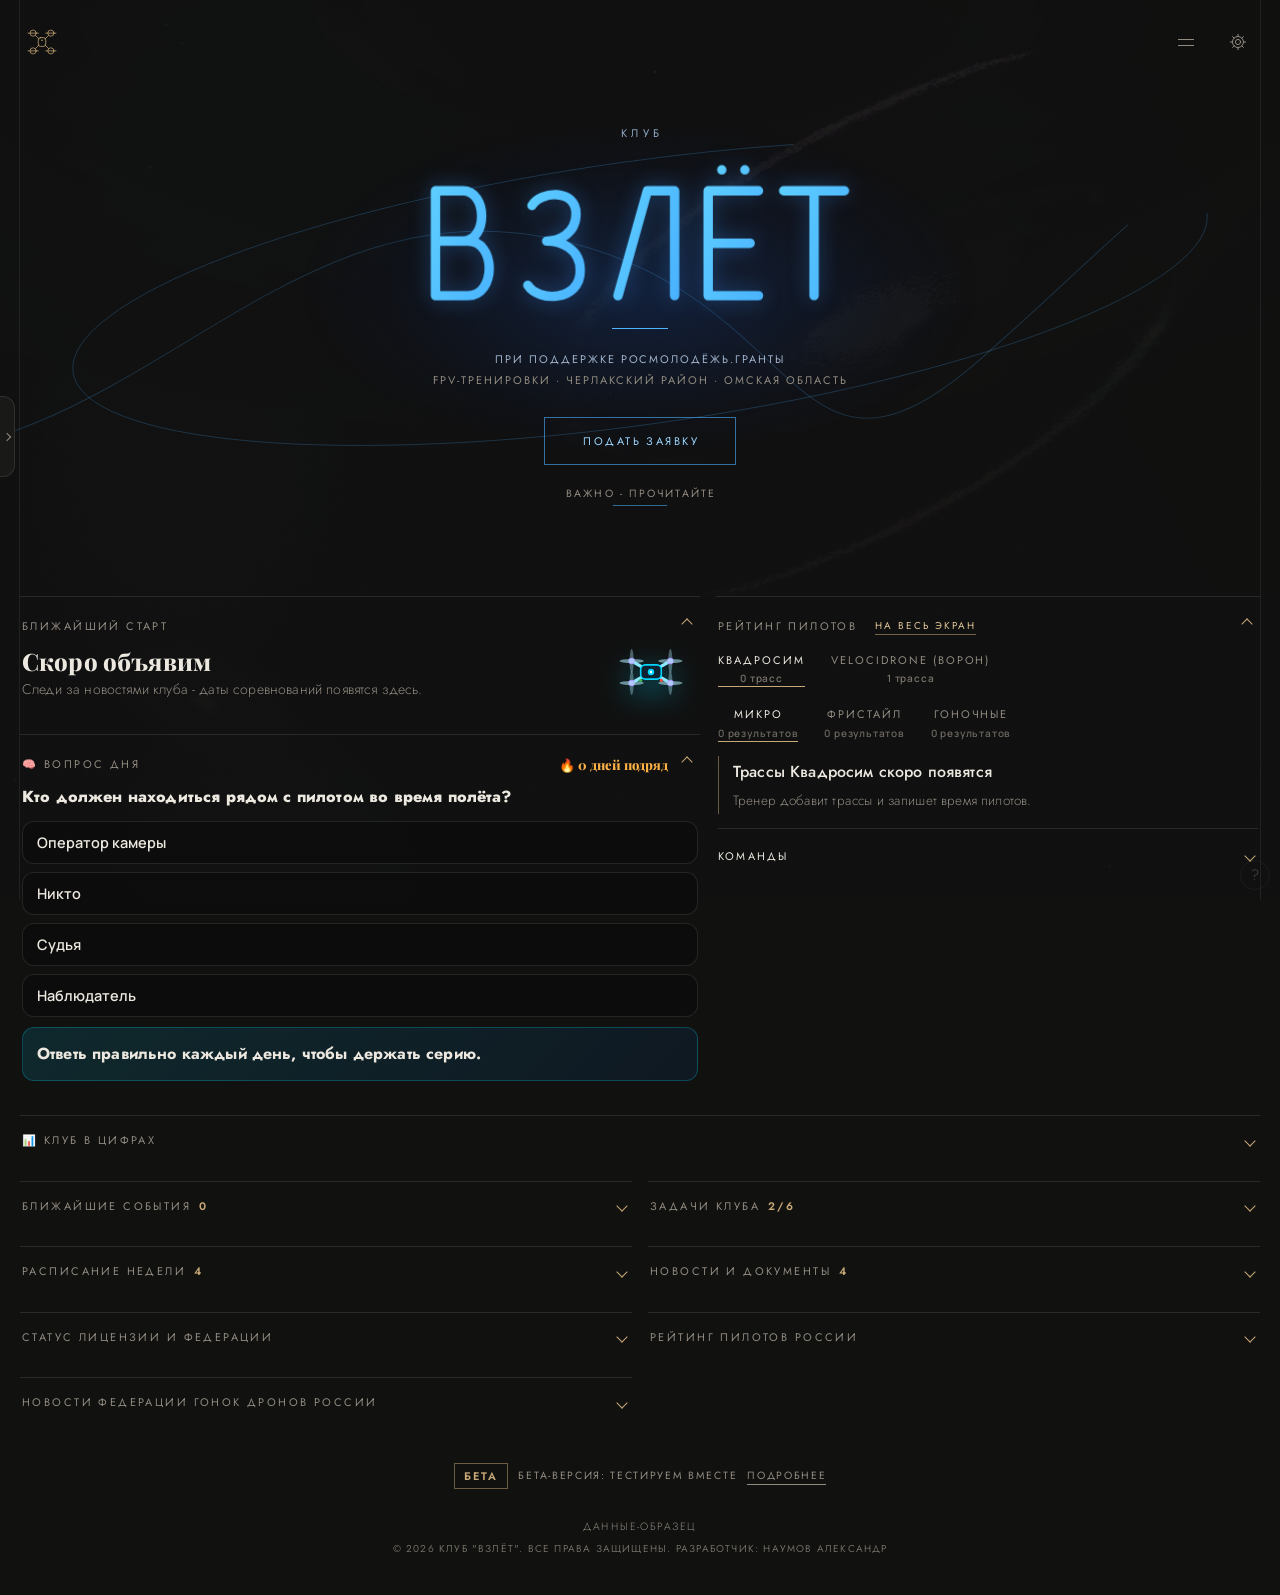
<file: new.html>
<!DOCTYPE html>
<html class="mn kz" lang="ru">
<head>
<meta charset="UTF-8">
<meta name="viewport" content="width=device-width, initial-scale=1.0">
<meta name="description" content="Клуб БПЛА Взлёт: рейтинг пилотов, шпаргалки по FPV, тесты, калькуляторы и тренажёр стиков.">
<title>Взлёт - дашборд клуба</title>
<link rel="manifest" href="app.webmanifest">
<script>if(/[?&]rating(=|&|$)/.test(location.search)||location.hash==="#rating")document.documentElement.classList.add("rt")</script>
<link rel="stylesheet" href="rating.css">
<script src="perenos.js"></script>
<script>/* Chrome может предложить установку раньше, чем загрузится вся страница - ловим сразу */addEventListener('beforeinstallprompt',function(e){window.__vzBIP=e});</script>
<meta name="theme-color" content="#0d1117">
<link rel="icon" type="image/png" href="favicon.png">
<link rel="apple-touch-icon" href="apple-touch-icon.png">
<meta name="mobile-web-app-capable" content="yes">
<meta name="apple-mobile-web-app-capable" content="yes">
<meta name="apple-mobile-web-app-title" content="Взлёт">
<link rel="preconnect" href="https://fonts.googleapis.com">
<link href="https://fonts.googleapis.com/css2?family=Unbounded:wght@600;800&family=Manrope:wght@500;700;800&display=swap" rel="stylesheet" media="print" onload="this.media='all'">
<script src="fx.js"></script>
<style>
  :root{
    --bg:#0d1117; --panel:#161b22; --panel2:#1c2330;
    --line:#2a3441; --text:#e6edf3; --dim:#8b98a5;
    --accent:#00d4ff; --ok:#3fb950; --warn:#d29922; --bad:#f85149;
  }
  *{box-sizing:border-box; margin:0; padding:0;}
  body{background:var(--bg); color:var(--text); font-family:'Segoe UI',system-ui,sans-serif; padding:20px; line-height:1.5;}
  @media(max-width:600px){ body{padding:12px 16px;} }
  header{display:flex; justify-content:space-between; align-items:center; padding:16px 20px; background:var(--panel);
    border:1px solid var(--line); border-radius:14px; margin-bottom:16px; flex-wrap:wrap; gap:12px;}
  .logo{display:flex; align-items:center; gap:12px;}
  .logo-badge{width:44px; height:44px; border-radius:10px; background:linear-gradient(135deg,var(--accent),#0077ff);
    display:grid; place-items:center; font-weight:800; font-size:18px; color:#04121b;}
  .logo h1{font-size:20px;} .grant-note{font-size:14px; font-weight:500; color:var(--accent); white-space:nowrap;}
  .logo p{color:var(--dim); font-size:13px;}
  .toolbar{display:flex; gap:8px; flex-wrap:wrap; align-items:center;}
  .btn{cursor:pointer; font:inherit; font-size:13px; padding:8px 14px; background:var(--panel2); color:var(--text);
    border:1px solid var(--line); border-radius:8px; transition:.15s; text-decoration:none;}
  .btn:hover{border-color:var(--accent); color:var(--accent);}
  .btn.primary{background:linear-gradient(135deg,#00d4ff,#0077ff); color:#04121b; border-color:transparent; font-weight:600;}
  .btn.primary:hover{color:#04121b; opacity:.9;}
  .status{font-size:12px; color:var(--dim); display:flex; align-items:center; gap:6px;}
  .status i{width:8px; height:8px; border-radius:50%; background:var(--dim); display:inline-block;}
  .status.ok i{background:var(--ok);} .status.warn i{background:var(--warn);} .status.load i{background:var(--accent);}

  .banner{background:#2b2210; border:1px solid #5a4516; color:#f0d58a; border-radius:12px; padding:12px 16px; margin-bottom:16px; font-size:13px;}
  .banner b{color:#ffe7a6;}
  .banner input{width:100%; margin-top:8px; padding:8px 10px; border-radius:8px; border:1px solid var(--line); background:var(--bg); color:var(--text); font:inherit;}
  .banner .row{display:flex; gap:8px; margin-top:8px; flex-wrap:wrap;}
  .banner .row input{flex:1; min-width:200px; margin:0;}
  .hidden{display:none !important;}

  .grid{display:grid; gap:16px; grid-template-columns:repeat(12,1fr);}
  .col-12{grid-column:span 12;} .col-3{grid-column:span 3;} .col-4{grid-column:span 4;} .col-6{grid-column:span 6;} .col-8{grid-column:span 8;}
  @media(max-width:980px){ .col-3{grid-column:span 6;} .col-4,.col-6,.col-8{grid-column:span 12;} }
  @media(max-width:520px){ .col-3{grid-column:span 12;} }

  .card{background:var(--panel); border:1px solid var(--line); border-radius:14px; padding:16px; min-width:0;}
  details.card > summary{list-style:none; cursor:pointer; font-size:14px; text-transform:uppercase; letter-spacing:.5px; color:var(--dim);
    display:flex; justify-content:space-between; align-items:center; user-select:none;}
  details.card > summary::-webkit-details-marker{display:none;}
  details.card > summary::after{content:'▾'; transition:transform .2s;}
  details.card[open] > summary::after{transform:rotate(180deg);}
  details.card[open] > summary{margin-bottom:14px;}
  .counter{color:var(--accent); font-weight:600; margin-left:8px; margin-right:auto;}
  .empty{color:var(--dim); font-size:13px; padding:6px 0;}

  .kpi{display:flex; flex-direction:column; gap:4px;}
  .kpi .num{font-size:32px; font-weight:700; color:var(--accent);}
  .kpi .label{color:var(--dim); font-size:13px;}
  .kpi small{color:var(--dim); font-size:12px;}

  .event{display:flex; gap:12px; padding:10px 0; border-bottom:1px dashed var(--line);}
  .event:last-child{border-bottom:none;}
  .date-box{min-width:54px; text-align:center; background:var(--panel2); border-radius:8px; padding:6px 4px; border:1px solid var(--line);}
  .date-box .d{font-size:18px; font-weight:700; display:block;}
  .date-box .m{font-size:11px; color:var(--dim); text-transform:uppercase;}
  .event-info{flex:1; min-width:0;}
  .event-info b{display:block; font-size:14px;}
  .event-info .place{font-size:12px; color:var(--dim); display:block;}
  .tags{margin-top:4px;}
  .tag{display:inline-block; font-size:11px; padding:2px 8px; border-radius:6px; margin-right:6px;}
  .tag.sim{background:#0b2f3d; color:#6cd4ff;} .tag.real{background:#3d1d0b; color:#ffab6c;} .tag.neutral{background:var(--panel2); color:var(--dim);}
  .tag.soon{background:#12351c; color:#7ee39a;}

  .task{display:flex; align-items:flex-start; gap:10px; padding:6px 0; font-size:14px;}
  .task .box{width:16px; height:16px; border-radius:4px; border:1.5px solid var(--dim); flex-shrink:0; margin-top:3px; display:grid; place-items:center; font-size:11px;}
  .task.done .box{background:var(--accent); border-color:var(--accent); color:#04121b;}
  .task.done .txt{color:var(--dim); text-decoration:line-through;}
  .progress{height:6px; background:var(--panel2); border-radius:3px; overflow:hidden; margin-bottom:10px;}
  .progress i{display:block; height:100%; background:var(--ok);}

  table{width:100%; border-collapse:collapse; font-size:14px;}
  th,td{text-align:left; padding:8px 6px; border-bottom:1px solid var(--line);}
  th{color:var(--dim); font-weight:500; font-size:12px; text-transform:uppercase;}
  td.rank{width:36px; color:var(--dim);}
  td.rank.top{color:var(--accent); font-weight:700;}
  .bar{height:8px; background:var(--panel2); border-radius:4px; overflow:hidden; min-width:70px; flex:1;}
  .bar i{display:block; height:100%; background:linear-gradient(90deg,var(--accent),#0077ff);}
  .rating-cell{display:flex; align-items:center; gap:10px;}
  .rating-cell b{width:28px; text-align:right;}
  .tscroll{overflow-x:auto;}
  .chips{display:flex; gap:6px; flex-wrap:wrap; margin-bottom:10px;}
  .chip{cursor:pointer; font:inherit; font-size:12px; padding:4px 10px; border-radius:999px; border:1px solid var(--line); background:var(--panel2); color:var(--dim);}
  .chip.on{border-color:var(--accent); color:var(--accent); background:#0b2f3d;}
  .lap{font-variant-numeric:tabular-nums;} .lap small{color:var(--dim); font-size:11px; display:block;}
  .track{margin-bottom:14px;} .track:last-child{margin-bottom:0;}
  .track h4{font-size:14px; margin-bottom:6px; display:flex; gap:8px; align-items:center; flex-wrap:wrap;}
  .podium{display:flex; justify-content:space-between; gap:10px; padding:5px 0; border-bottom:1px dashed var(--line); font-size:14px;}
  .podium:last-child{border-bottom:none;}
  .podium .p{color:var(--dim); width:22px;} .podium .n{flex:1;}
  tr.ours td{background:rgba(0,212,255,.07);} tr.ours td:nth-child(2){color:var(--accent); font-weight:600;}
  .muted{color:var(--dim); font-size:13px;} .muted a{color:var(--accent);}

  .news-item{display:flex; gap:10px; align-items:flex-start; padding:8px 0; border-bottom:1px dashed var(--line); font-size:14px;}
  .news-item:last-child{border-bottom:none;}
  .news-item .nd{color:var(--dim); font-size:12px; min-width:74px; padding-top:1px;}
  .news-item a{color:var(--accent);}

  .sched-row{display:flex; gap:12px; padding:8px 0; border-bottom:1px dashed var(--line); align-items:flex-start;}
  .sched-row:last-child{border-bottom:none;}
  .sched-row.today .sched-day{border-color:var(--accent);}
  .sched-day{min-width:56px; text-align:center; background:var(--panel2); border-radius:8px; padding:6px 4px; border:1px solid var(--line);}
  .sched-day .d{font-size:15px; font-weight:700; display:block;}
  .sched-day .t{font-size:11px; color:var(--dim);}
  .sched-body{flex:1;}

  .info-block{font-size:13px; color:var(--dim); line-height:1.7;}
  .info-block b{color:var(--text); font-weight:600;}
  .info-block ul{margin-left:18px; margin-top:6px;}
  .st p{margin-bottom:8px; font-size:14px;} .st b{color:var(--dim); font-weight:500;}

  .modal{position:fixed; inset:0; background:rgba(0,0,0,.7); display:none; align-items:flex-start; justify-content:center;
    padding:40px 16px; z-index:100; overflow-y:auto;}
  .modal.open{display:flex;}
  .logo-badge{user-select:none; -webkit-user-select:none; -webkit-touch-callout:none; cursor:default}
  .hlrow,.hlhead{display:grid; grid-template-columns:2fr 1.5fr 92px 1.1fr 1.1fr 84px 44px; gap:8px; align-items:center; margin-bottom:8px}
  .hlhead{font-size:12px; color:var(--dim); text-transform:uppercase; letter-spacing:.4px; margin-bottom:6px}
  .hlrow input,.hlrow select{width:100%; min-width:0}
  @media (max-width:640px){ .hlhead{display:none} .hlrow{grid-template-columns:1fr 1fr auto; padding:10px; border:1px solid var(--line); border-radius:10px} .hlrow .hl-name{grid-column:1/-1} .hlrow .hl-track{grid-column:1/-1} }

  .modal-card{background:var(--panel); border:1px solid var(--line); border-radius:16px; max-width:900px; width:100%; padding:24px; position:relative;}
  .modal-card h2{font-size:20px; margin-bottom:4px;}
  .modal-card .sub{color:var(--dim); font-size:13px; margin-bottom:20px;}
  .modal-card h3{font-size:13px; text-transform:uppercase; letter-spacing:.5px; color:var(--dim); margin:20px 0 10px;}
  .close-x{position:absolute; top:16px; right:16px; background:transparent; border:none; color:var(--dim); font-size:22px; cursor:pointer;}
  .contact-card{padding:12px; border:1px solid var(--line); border-radius:10px; background:var(--panel2); margin-bottom:8px;}
  .contact-card .c-name{font-weight:600; font-size:15px;}
  .contact-card .c-role{color:var(--accent); font-size:13px;}
  .contact-card .c-org{color:var(--dim); font-size:12px;}
  .contact-card .c-contact{font-size:13px; margin-top:4px;}
  .link-item{padding:8px 0; border-bottom:1px dashed var(--line); font-size:14px;}
  .link-item:last-child{border-bottom:none;}
  .link-item a{color:var(--accent); text-decoration:none;}
  .link-item span{color:var(--dim);} .link-item small{display:block; color:var(--dim); font-size:12px; margin-top:2px;}
  .lgroup{font-size:13px; color:var(--text); margin:14px 0 2px; padding-top:6px;} .lgroup:first-child{margin-top:0;}
  .tabs{display:flex; gap:6px; flex-wrap:wrap; border-bottom:1px solid var(--line); margin-bottom:16px;}
  .tab{cursor:pointer; font:inherit; font-size:14px; padding:8px 14px; background:none; border:none; border-bottom:2px solid transparent; color:var(--dim); margin-bottom:-1px;}
  .tab.on{color:var(--accent); border-bottom-color:var(--accent);}
  .cls-grid{display:grid; gap:12px; grid-template-columns:repeat(auto-fill,minmax(250px,1fr));}
  .cls{border:1px solid var(--line); border-radius:12px; background:var(--panel2); padding:14px;}
  .cls h4{font-size:20px; color:var(--accent); margin-bottom:8px;}
  .cls dl{display:grid; grid-template-columns:auto 1fr; gap:4px 10px; font-size:13px;}
  .cls dt{color:var(--dim);} .cls p{font-size:13px; margin-top:10px; color:var(--text); border-top:1px dashed var(--line); padding-top:8px;}
  .rule{padding:10px 0; border-bottom:1px dashed var(--line); font-size:14px;} .rule:last-child{border-bottom:none;}
  .rule b{display:block; color:var(--accent); font-size:13px; text-transform:uppercase; letter-spacing:.4px; margin-bottom:2px;}
  .edit{margin-left:10px; font-size:12px; text-transform:none; letter-spacing:0; color:var(--dim); text-decoration:none; border:1px solid var(--line); border-radius:6px; padding:1px 8px;}
  .edit:hover{color:var(--accent); border-color:var(--accent);}
  .coach-badge{font-size:11px; padding:2px 8px; border-radius:6px; background:#3d1d0b; color:#ffab6c; margin-left:8px; vertical-align:middle;}
  details.editing > :not(summary):not(.editor){display:none !important;}
  .editor{display:flex; flex-direction:column; gap:10px;}
  .erow{position:relative; display:grid; gap:8px; grid-template-columns:repeat(auto-fill,minmax(150px,1fr)); background:var(--panel2);
    border:1px solid var(--line); border-radius:10px; padding:10px 38px 10px 10px;}
  .erow label{display:flex; flex-direction:column; gap:3px; font-size:11px; color:var(--dim); text-transform:uppercase; letter-spacing:.3px;}
  .erow label.wide{grid-column:1/-1;}
  .erow input,.erow select,.erow textarea{font:inherit; font-size:14px; text-transform:none; letter-spacing:0; color:var(--text); background:var(--bg);
    border:1px solid var(--line); border-radius:6px; padding:6px 8px; width:100%;}
  .erow textarea{min-height:60px; resize:vertical;}
  .erow input:focus,.erow select:focus,.erow textarea:focus{outline:none; border-color:var(--accent);}
  .erow .del{position:absolute; top:6px; right:6px; background:none; border:none; color:var(--dim); font-size:16px; cursor:pointer; padding:4px 6px;}
  .erow .del:hover{color:var(--bad);}
  .ebar{display:flex; gap:8px; flex-wrap:wrap; align-items:center; position:sticky; bottom:0; background:var(--panel); padding-top:6px;}
  .ebar .sp{flex:1;}
  .edit{cursor:pointer; background:none; font:inherit; white-space:nowrap;}
  .edit.on{color:var(--accent); border-color:var(--accent);}
  #toast{position:fixed; bottom:20px; left:50%; transform:translate(-50%,20px); background:var(--panel2); border:1px solid var(--line); color:var(--text);
    padding:10px 18px; border-radius:10px; font-size:14px; opacity:0; transition:.25s; pointer-events:none; z-index:200; max-width:90vw;}
  #toast.show{opacity:1; transform:translate(-50%,0);} #toast.bad{border-color:var(--bad);} #toast.ok{border-color:var(--ok);}
  .grant{display:flex; align-items:center; gap:12px; flex-wrap:wrap; margin-bottom:16px; padding:12px 16px; border-radius:12px;
    background:linear-gradient(90deg,rgba(0,212,255,.12),rgba(0,119,255,.06)); border:1px solid rgba(0,212,255,.35); font-size:14px;}
  .grant b{color:var(--accent);}
  .grant-badge{font-size:12px; font-weight:700; letter-spacing:.3px; padding:4px 10px; border-radius:999px; background:var(--accent); color:#04121b; white-space:nowrap;}
  #pilots tr{cursor:pointer;} #pilots tr:hover td{background:rgba(255,255,255,.03);}
  #pilots .pname{border-bottom:1px dotted var(--dim);} #pilots td.trk{color:var(--dim); font-size:13px;}
  .sortlbl{font-size:12px; color:var(--dim); align-self:center; margin-right:2px;}
  .pstats{display:flex; gap:10px; flex-wrap:wrap; margin:6px 0 16px;}
  .pstat{background:var(--panel2); border:1px solid var(--line); border-radius:10px; padding:8px 12px; min-width:110px;}
  .pstat b{display:block; font-size:18px; color:var(--accent);} .pstat span{font-size:12px; color:var(--dim);}
  .ptrack{border:1px solid var(--line); border-radius:12px; padding:12px; margin-bottom:12px; background:var(--panel2);}
  .ptrack h4{display:flex; gap:8px; align-items:center; flex-wrap:wrap; font-size:15px; margin-bottom:4px;}
  .ptrack .prog{font-size:13px; color:var(--dim); margin-bottom:8px;} .ptrack .prog b{color:var(--ok);}
  .ptrack svg{width:100%; height:70px; display:block; margin-bottom:6px;}
  .ptrack table{font-size:13px;} .ptrack td,.ptrack th{padding:5px 6px;}
  .dfast{color:var(--ok);} .dslow{color:var(--bad);} .best{color:var(--accent); font-weight:700;}
  .addlap{display:grid; gap:8px; grid-template-columns:repeat(auto-fill,minmax(130px,1fr)); align-items:end; margin-top:8px;}
  .addlap label{display:flex; flex-direction:column; gap:3px; font-size:11px; color:var(--dim); text-transform:uppercase;}
  .addlap input,.addlap select{font:inherit; font-size:14px; color:var(--text); background:var(--bg); border:1px solid var(--line); border-radius:6px; padding:6px 8px; width:100%;}
  footer{color:var(--dim); font-size:12px; text-align:center; margin-top:20px;}

/* ===== Академия пилота ===== */
.vt{position:sticky;top:8px;z-index:60;display:flex;gap:4px;padding:5px;margin:0 0 16px;background:color-mix(in srgb,var(--panel) 88%,transparent);backdrop-filter:blur(12px);border:1px solid var(--line);border-radius:14px;overflow-x:auto;scrollbar-width:none}
.vt button{position:relative;z-index:1;flex:1;min-width:max-content;border:none;background:none;color:var(--dim);font:600 14px 'Segoe UI',system-ui,sans-serif;padding:10px 14px;border-radius:10px;cursor:pointer;transition:color .3s;white-space:nowrap}
.vt button.on{color:#04121b}
.vti{position:absolute;top:5px;bottom:5px;left:5px;width:0;border-radius:10px;background:linear-gradient(135deg,#00d4ff,#0077ff);box-shadow:0 6px 22px rgba(0,180,255,.45);transition:left .45s cubic-bezier(.5,1.5,.5,1),width .45s cubic-bezier(.5,1.5,.5,1)}
/* вкладки-карусель как в студии: листается пальцем, раздел в центре открывается сам */
.vtb{position:sticky;top:6px;z-index:60;height:84px;margin:0 0 16px;border:1px solid var(--line);border-radius:18px;background:color-mix(in srgb,var(--panel) 94%,transparent);box-shadow:0 14px 30px -18px rgba(0,0,0,.8)}
.vtb .tbt{position:relative;width:100%;display:flex;align-items:center;height:100%;overflow-x:auto;overflow-y:hidden;scroll-snap-type:x mandatory;scrollbar-width:none;-webkit-overflow-scrolling:touch;overscroll-behavior-x:contain;padding:0 calc(50% - 46px);gap:2px;touch-action:pan-x;-webkit-mask-image:linear-gradient(90deg,transparent 0,#000 16%,#000 84%,transparent 100%);mask-image:linear-gradient(90deg,transparent 0,#000 16%,#000 84%,transparent 100%)}
.vtb .tbt::-webkit-scrollbar{display:none}
.vtb .tbt button{flex:0 0 92px;height:80px;scroll-snap-align:center;border:0;background:none;color:var(--dim);display:flex;flex-direction:column;align-items:center;justify-content:center;gap:6px;cursor:pointer;font:700 12px Manrope,'Segoe UI',system-ui,sans-serif;will-change:transform,opacity;-webkit-tap-highlight-color:transparent;padding:0;transition:color .35s;position:relative;overflow:visible}
.vtb .ic{position:relative;width:46px;height:46px;border-radius:16px;display:grid;place-items:center;color:var(--c);background:linear-gradient(150deg,color-mix(in srgb,var(--c) 22%,transparent),rgba(255,255,255,.03));border:1px solid color-mix(in srgb,var(--c) 38%,transparent);transition:background .4s,box-shadow .4s,border-color .4s,color .4s,border-radius .4s}
.vtb .ic svg{width:24px;height:24px;fill:none;stroke:currentColor;stroke-width:1.9;stroke-linecap:round;stroke-linejoin:round;overflow:visible}
.vtb .tbt b{font-weight:800;white-space:nowrap;letter-spacing:.2px;line-height:1}
.vtb .tbt button.on{color:#fff}
.vtb .tbt button.on .ic{color:#fff;border-color:transparent;border-radius:50%;background:linear-gradient(135deg,var(--c),#0077ff 60%,#7c3aed);box-shadow:0 8px 24px -4px color-mix(in srgb,var(--c) 70%,transparent),0 0 0 4px color-mix(in srgb,var(--c) 18%,transparent)}
.vtb .tbt button.on .ic::after{content:"";position:absolute;inset:-7px;border-radius:50%;border:1.5px solid color-mix(in srgb,var(--c) 55%,transparent);animation:tbring 2.6s ease-out infinite}
@keyframes tbring{0%{transform:scale(.85);opacity:.9}100%{transform:scale(1.25);opacity:0}}
.vtb .tbt button.on .ic svg{animation:tbpop .55s cubic-bezier(.3,1.6,.5,1)}
@keyframes tbpop{0%{transform:scale(.6) rotate(-12deg)}100%{transform:none}}
.vtb .tba{display:none;position:absolute;top:50%;z-index:3;width:36px;height:36px;margin-top:-18px;border-radius:50%;border:1px solid var(--line);background:var(--panel2);color:var(--text);font:800 20px/1 system-ui,sans-serif;cursor:pointer;transition:border-color .2s,transform .2s}
.vtb .tba.l{left:10px}.vtb .tba.r{right:10px}
.vtb .tba:hover{border-color:var(--accent)}.vtb .tba:active{transform:scale(.9)}
@media(hover:hover) and (pointer:fine){.vtb .tba{display:block}.vtb .tbt{-webkit-mask-image:linear-gradient(90deg,transparent 0,#000 14%,#000 86%,transparent 100%);mask-image:linear-gradient(90deg,transparent 0,#000 14%,#000 86%,transparent 100%)}}
@media(max-width:860px){.vtb{height:78px}.vtb .tbt button{flex-basis:84px;height:74px;font-size:11.5px}.vtb .tbt{padding:0 calc(50% - 42px)}.vtb .ic{width:42px;height:42px;border-radius:14px}.vtb .ic svg{width:22px;height:22px}}
@media (prefers-reduced-motion: reduce){.vtb .tbt button.on .ic::after,.vtb .tbt button.on .ic svg{animation:none}}
.vtab{animation:none}
/* временно закрытые вкладки: заглушка и замочек */
.zag-in{max-width:520px;margin:10px auto 24px;text-align:center;padding:28px 20px}
.zag-in img{width:min(260px,70%);aspect-ratio:4/3;object-fit:cover;border-radius:18px;border:1px solid var(--line);box-shadow:0 18px 40px -20px rgba(0,180,255,.6);animation:zagfly 3.2s ease-in-out infinite}
@keyframes zagfly{50%{transform:translateY(-10px) rotate(-1.5deg)}}
.zag-in h3{margin:18px 0 8px;font-size:20px}
.zag-in .btn{margin:6px 4px 0}
.vtb .tbt button.zk .ic{opacity:.55}
.vtb .tbt button.zk .ic::before{content:"🔒";position:absolute;right:-7px;top:-7px;font-size:13px;line-height:1;filter:drop-shadow(0 1px 2px #000)}
@media (prefers-reduced-motion: reduce){.zag-in img{animation:none}}
/* кнопка "На экран": установка на телефон, как в дашборде Спектра */
.inb{display:inline-flex;align-items:center;gap:7px}
.inb .shico{width:19px;height:19px;flex:none;fill:none;stroke:var(--accent);stroke-width:2;stroke-linejoin:round;stroke-linecap:round;animation:inbR 1.8s ease-in-out infinite}
@keyframes inbR{50%{transform:translateX(3px)}}
@media (prefers-reduced-motion: reduce){.inb .shico{animation:none}}
.ins-c{max-width:440px}
.ins-c .stp{display:flex;gap:12px;align-items:flex-start;margin:10px 0}.ins-c .stp i{flex:none;width:28px;height:28px;border-radius:50%;display:grid;place-items:center;font-style:normal;font-weight:900;color:#04121b;background:linear-gradient(135deg,#00d4ff,#0077ff)}
.ins-c .stp b{display:block}.ins-c .stp div{font-size:14px;color:var(--dim)}.ins-c .stp div b{color:var(--text)}
.ins-c .ins-t{color:var(--dim);font-size:14px;margin:8px 0}
.ins-c .ins-go{display:flex;justify-content:center;width:100%;margin:10px 0;text-decoration:none}
.ins-g{display:grid;grid-template-columns:1fr 1fr;gap:8px;margin-top:16px}
.ins-app{display:flex;gap:12px;align-items:center;margin:8px 0}.ins-app img{width:56px;height:56px;border-radius:14px}.ins-app b{display:block;font-size:16px}.ins-app div{color:var(--dim);font-size:13px}
.ins-big{height:52px;font-size:16px;border-radius:14px}
/* картинки-подсказки: адресная строка, меню и окно Chrome */
.im-bar,.im-menu,.im-dlg{margin-top:8px;border-radius:12px;background:#202124;border:1px solid #3c4043;color:#e8eaed;font:500 13px system-ui,sans-serif}
.im-bar{display:flex;align-items:center;gap:10px;padding:8px 10px}.im-bar em{flex:1;font-style:normal;background:#303134;border-radius:99px;padding:5px 10px;white-space:nowrap;overflow:hidden;text-overflow:ellipsis;font-size:12px}
.im-bar b,.im-menu b,.im-dlg b{position:relative;color:#fff}
.im-bar b{width:28px;height:28px;display:grid;place-items:center;border-radius:50%;font-size:18px;box-shadow:0 0 0 2px #00d4ff;animation:impulse 1.4s ease-in-out infinite}
.im-menu{display:grid;padding:6px 0;max-width:230px;margin-left:auto}.im-menu span,.im-menu b{padding:7px 14px}.im-menu span{opacity:.6}
.im-menu b{background:rgba(0,212,255,.18);box-shadow:inset 3px 0 0 #00d4ff;animation:impulse 1.4s ease-in-out infinite}
.im-dlg{display:flex;align-items:center;gap:10px;padding:10px 12px}.im-dlg img{width:30px;height:30px;border-radius:8px}.im-dlg span{flex:1}
.im-bar,.im-menu,.im-dlg{box-sizing:border-box;max-width:100%}.ins-c .stp>div{min-width:0;flex:1}
.im-dlg b{padding:6px 14px;border-radius:99px;background:#8ab4f8;color:#202124!important;box-shadow:0 0 0 2px #00d4ff;animation:none}
@keyframes impulse{50%{filter:brightness(1.35)}}
@media (prefers-reduced-motion: reduce){.im-bar b,.im-menu b,.im-dlg b{animation:none}}
/* верхний блок: сверху статус и маленькие кнопки, снизу две главные кнопки одной ширины */
header .toolbar{display:flex;flex-direction:column;align-items:stretch;gap:10px;min-width:min(100%,360px)}
.tb-sub{display:flex;gap:8px;align-items:center;flex-wrap:wrap}
.tb-sub .status{flex:1 1 130px;min-width:0;min-height:40px;box-sizing:border-box}.tb-sub .status>span{overflow:hidden;text-overflow:ellipsis;white-space:nowrap}
.tb-sub .btn{height:40px;display:inline-flex;align-items:center;justify-content:center}
.tb-sub .tb-ic{width:40px;padding:0;font-size:17px}
.tb-main{display:flex;gap:8px}
.tb-main .btn{flex:1;height:46px;display:inline-flex;align-items:center;justify-content:center;gap:6px;font-size:14px;border-radius:13px;white-space:nowrap}
.tb-main .btn[hidden]{display:none}
.tb-help{border-color:color-mix(in srgb,var(--accent) 45%,var(--line))}
@media(max-width:600px){header{flex-direction:column;align-items:stretch;gap:14px}header .toolbar{min-width:0}}
/* ссылка на Иртыш-портал под строкой с адресом, у левого края шапки */
.logo{flex-wrap:wrap;row-gap:8px}.irtw{flex:0 0 100%}.logo>div:nth-child(2){flex:1 1 0}
.irt{display:flex;width:fit-content;align-items:center;margin-top:-2px;padding:3px 10px;border-radius:999px;font:700 12px system-ui,sans-serif;color:var(--dim,#8b98a5);text-decoration:none;border:1px solid var(--line,#30363d);transition:color .2s,border-color .2s}.irt:hover{color:var(--accent,#00d4ff);border-color:var(--accent,#00d4ff)}
#zayBody .spk-top{display:none}
.tabwave{position:fixed;inset:0;z-index:60;pointer-events:none;background:linear-gradient(100deg,transparent 28%,rgba(120,190,255,.13) 40%,rgba(255,255,255,.22) 50%,rgba(210,130,255,.13) 60%,transparent 72%)}

@keyframes vtin{from{opacity:0;transform:translateY(18px)}}
.ahero{position:relative;height:260px;border-radius:18px;overflow:hidden;margin-bottom:16px;border:1px solid var(--line);isolation:isolate}
.ahero{background:radial-gradient(80% 120% at 85% 50%,#123049,#0d1117 70%)}
.ah-ph{position:absolute;top:-6%;bottom:-6%;right:0;width:min(62%,560px);z-index:-2;animation:ahzoom 18s ease-in-out infinite alternate;-webkit-mask-image:linear-gradient(90deg,transparent,#000 35%);mask-image:linear-gradient(90deg,transparent,#000 35%)}
.ah-ph img{width:100%;height:100%;object-fit:cover;object-position:50% 45%}
@keyframes ahzoom{to{transform:scale(1.07) translate(-2%,1%)}}
.ahero::before{content:"";position:absolute;inset:0;z-index:-1;background:linear-gradient(90deg,rgba(13,17,23,.9) 0%,rgba(13,17,23,.45) 50%,rgba(13,17,23,0) 100%)}
.ah-scan{position:absolute;inset:0;z-index:-1;pointer-events:none;background:repeating-linear-gradient(0deg,rgba(255,255,255,.035) 0 1px,transparent 1px 3px)}
.ah-scan::after{content:"";position:absolute;left:0;right:0;height:80px;background:linear-gradient(transparent,rgba(0,212,255,.12),transparent);animation:scan 4s linear infinite}
@keyframes scan{from{top:-80px}to{top:100%}}
.ah-osd{position:absolute;top:14px;right:16px;display:flex;gap:14px;font:700 13px ui-monospace,Consolas,monospace;color:#e8f6ff;text-shadow:0 0 6px #000}
.ah-osd .rec{color:#ff4d5e;animation:blink 1.2s steps(2) infinite}
@keyframes blink{50%{opacity:0}}
.ah-tx{position:absolute;left:24px;bottom:22px;right:24px;max-width:560px}
.ah-tx small{font-weight:800;letter-spacing:3px;color:var(--accent);font-size:12px}
.ah-tx h2{font-size:clamp(28px,5vw,44px);line-height:1.05;margin:6px 0;background:linear-gradient(90deg,#fff,#7de9ff);-webkit-background-clip:text;background-clip:text;color:transparent}
.ah-tx p{color:#c7d4e0}
.ah-xp{display:flex;align-items:center;gap:10px;margin-top:12px;font-size:13px;font-weight:700}
.ah-xp .bar{flex:1;max-width:220px;height:8px;border-radius:9px;background:rgba(255,255,255,.12);overflow:hidden}
.ah-xp .bar i{display:block;height:100%;width:0;background:linear-gradient(90deg,#00d4ff,#3fb950);border-radius:9px;transition:width 1s cubic-bezier(.2,.8,.2,1)}
@media(max-width:600px){.ah-ph{width:100%;-webkit-mask-image:none;mask-image:none;opacity:.55}.ahero{height:250px}.ah-osd{font-size:11px;gap:8px;right:10px}.ah-tx{left:16px;right:16px;bottom:16px}}
/* шпаргалки */
.srow{display:flex;gap:10px;flex-wrap:wrap;align-items:center;margin-bottom:14px}
.srow input{flex:1;min-width:200px;padding:11px 14px;border-radius:12px;border:1px solid var(--line);background:var(--panel);color:var(--text);font:inherit}
.srow input:focus{outline:none;border-color:var(--accent);box-shadow:0 0 0 3px rgba(0,212,255,.15)}
.cgrid{display:grid;grid-template-columns:repeat(auto-fill,minmax(290px,1fr));gap:14px;margin-bottom:16px;align-items:start}
.ch{position:relative;background:var(--panel);border:1px solid var(--line);border-radius:16px;overflow:hidden;transition:border-color .3s,transform .3s,box-shadow .3s;animation:chin .5s backwards cubic-bezier(.2,.8,.2,1)}
@keyframes chin{from{opacity:0;transform:translateY(20px) scale(.97)}}
.ch:hover{border-color:color-mix(in srgb,var(--accent) 60%,var(--line));transform:translateY(-3px);box-shadow:0 14px 34px rgba(0,0,0,.35)}
.ch>button{display:flex;align-items:center;gap:12px;width:100%;padding:16px;border:none;background:none;color:var(--text);cursor:pointer;text-align:left;font:inherit}
.ch .ic{width:46px;height:46px;border-radius:12px;display:grid;place-items:center;font-size:24px;background:linear-gradient(135deg,rgba(0,212,255,.18),rgba(0,119,255,.18));border:1px solid rgba(0,212,255,.25);flex-shrink:0;transition:transform .5s cubic-bezier(.3,1.6,.5,1)}
.ch.open .ic,.ch:hover .ic{transform:rotate(-10deg) scale(1.1)}
.ch .tt{flex:1} .ch .tt b{display:block;font-size:16px} .ch .tt small{color:var(--dim);font-size:12px}
.ch .ar{color:var(--dim);transition:transform .35s} .ch.open .ar{transform:rotate(180deg);color:var(--accent)}
.ch .bd{display:grid;grid-template-rows:0fr;transition:grid-template-rows .45s cubic-bezier(.2,.8,.2,1)}
.ch.open .bd{grid-template-rows:1fr} .ch .bd>div{overflow:hidden} .ch .bd>div>div{padding:0 16px 16px}
.kv{display:grid;grid-template-columns:96px 1fr;gap:10px;padding:8px 0;border-top:1px dashed var(--line);font-size:14px} .kv b{color:var(--accent)}
.tip,.warn{margin-top:10px;font-size:13.5px;padding:10px 12px;border-radius:10px;background:rgba(0,212,255,.08);border:1px solid rgba(0,212,255,.2)} .warn{background:rgba(248,81,73,.08);border-color:rgba(248,81,73,.3);color:#ffb3ad}
.cl{padding-left:20px;font-size:14px} .cl li{padding:4px 0}
.sticks{display:grid;grid-template-columns:1fr 1fr;gap:10px} .sticks div{background:var(--panel2);border-radius:12px;padding:12px;font-size:13.5px;display:flex;flex-direction:column;gap:4px} .sticks b{color:var(--accent)}
.volt{display:grid;grid-template-columns:repeat(4,1fr);gap:6px;margin-bottom:8px} .volt div{background:var(--panel2);border-radius:10px;padding:8px;text-align:center} .volt b{display:block;font-size:15px;white-space:nowrap;color:var(--ok)} .volt span{font-size:11px;color:var(--dim)} .volt .bad b{color:var(--bad)}
.trk{display:flex;gap:10px;align-items:center;padding:7px 0;border-top:1px dashed var(--line);font-size:14px} .trk b{min-width:92px;color:var(--accent)} .trk span{flex:1} .trk i{font-style:normal;color:var(--warn)}
.dict{display:grid;grid-template-columns:1fr 1fr;gap:6px 14px;font-size:13.5px} .dict b{color:var(--accent)}
@media(max-width:600px){.dict,.sticks{grid-template-columns:1fr}.volt{grid-template-columns:repeat(2,1fr)}.kv{grid-template-columns:90px 1fr}}
/* тренажёр */
.trn{padding:16px}
.trn-h{display:flex;gap:16px;justify-content:space-between;flex-wrap:wrap;align-items:flex-end;margin-bottom:12px} .trn-h h3{font-size:18px;margin-bottom:4px}
.trn-s{display:flex;gap:12px;align-items:center;flex-wrap:wrap;font-size:13px} .trn-s b{color:var(--accent);font-variant-numeric:tabular-nums}
.trn-w{position:relative;height:420px;border-radius:14px;overflow:hidden;background:radial-gradient(circle at 50% 50%,#132235,#0a111b);border:1px solid var(--line);touch-action:none;user-select:none;-webkit-user-select:none}
.trn-w canvas{position:absolute;inset:0;width:100%;height:100%}
.alt{position:absolute;right:12px;top:12px;bottom:12px;width:10px;border-radius:9px;background:rgba(255,255,255,.08);display:flex;align-items:flex-end} .alt i{width:100%;border-radius:9px;background:linear-gradient(#3fb950,#00d4ff);height:30%;transition:height .1s}
.alt span{position:absolute;right:16px;bottom:0;font-size:10px;color:var(--dim);writing-mode:vertical-rl;transform:rotate(180deg)}
.stk{position:absolute;bottom:14px;width:110px;height:110px;border-radius:50%;background:rgba(255,255,255,.06);border:2px solid rgba(0,212,255,.35);touch-action:none}
.stk.l{left:14px} .stk.r{right:34px}
.stk i{position:absolute;left:50%;top:50%;width:46px;height:46px;margin:-23px 0 0 -23px;border-radius:50%;background:radial-gradient(circle at 35% 35%,#7de9ff,#0077ff);box-shadow:0 4px 16px rgba(0,180,255,.6)}
.stk small{position:absolute;top:-20px;left:0;right:0;text-align:center;font-size:10.5px;color:var(--dim);white-space:nowrap}
@media(max-width:600px){.trn-w{height:440px}.stk{width:96px;height:96px}.stk.r{right:28px}}
/* тесты */
.qhead{grid-column:1/-1;display:flex;gap:12px;align-items:center;flex-wrap:wrap;color:var(--muted)}.qhead small{font-size:13.5px;line-height:1.4}
.qlv{display:grid;grid-template-columns:repeat(auto-fit,minmax(230px,1fr));gap:14px;margin-bottom:16px}
.ql{position:relative;overflow:hidden;padding:20px;border-radius:18px;border:1px solid var(--line);background:var(--panel);cursor:pointer;transition:transform .3s,border-color .3s,box-shadow .3s;text-align:left;color:var(--text);font:inherit}
.ql:hover{transform:translateY(-4px);border-color:var(--lc);box-shadow:0 16px 40px color-mix(in srgb,var(--lc) 25%,transparent)}
.ql .e{font-size:44px;display:block;animation:flt 3s ease-in-out infinite} @keyframes flt{50%{transform:translateY(-6px)}}
.ql b{display:block;font-size:20px;margin:6px 0 2px} .ql small{color:var(--dim)}
.ql .st{margin-top:10px;font-size:20px;letter-spacing:2px} .ql::after{content:"";position:absolute;right:-40px;top:-40px;width:140px;height:140px;border-radius:50%;background:var(--lc);opacity:.12;filter:blur(10px)}
.qbox{padding:22px}
.qtop{display:flex;justify-content:space-between;gap:10px;align-items:center;margin-bottom:10px;font-size:13px;color:var(--dim)}
.qprog{height:6px;border-radius:9px;background:var(--panel2);overflow:hidden;margin-bottom:18px} .qprog i{display:block;height:100%;background:var(--lc,var(--accent));transition:width .5s}
.qq{font-size:clamp(18px,3vw,23px);font-weight:700;margin-bottom:16px;animation:vtin .4s}
.qa{display:grid;gap:10px}
.qa button{display:flex;align-items:center;gap:12px;text-align:left;padding:14px 16px;border-radius:12px;border:1px solid var(--line);background:var(--panel2);color:var(--text);font:inherit;font-size:15px;cursor:pointer;transition:transform .2s,border-color .2s,background .3s;animation:vtin .4s backwards}
.qa button:nth-child(2){animation-delay:.05s}.qa button:nth-child(3){animation-delay:.1s}.qa button:nth-child(4){animation-delay:.15s}
.qa button:hover:not(:disabled){border-color:var(--accent);transform:translateX(4px)}
.qa button i{width:28px;height:28px;border-radius:8px;display:grid;place-items:center;background:rgba(255,255,255,.06);font-style:normal;font-weight:800;flex-shrink:0}
.qa button.ok{background:rgba(63,185,80,.18);border-color:var(--ok);animation:okp .5s} .qa button.no{background:rgba(248,81,73,.15);border-color:var(--bad);animation:shk .4s}
@keyframes okp{40%{transform:scale(1.03)}} @keyframes shk{20%,60%{transform:translateX(-6px)}40%,80%{transform:translateX(6px)}}
.qend{text-align:center;padding:10px 0} .qend .big{font-size:64px;font-weight:800;background:linear-gradient(90deg,#00d4ff,#3fb950);-webkit-background-clip:text;background-clip:text;color:transparent}
.qend .stars{font-size:38px;letter-spacing:6px} .qend .stars span{display:inline-block;animation:stp .6s backwards cubic-bezier(.3,1.8,.5,1)} .qend .stars span:nth-child(2){animation-delay:.2s} .qend .stars span:nth-child(3){animation-delay:.4s}
@keyframes stp{from{transform:scale(0) rotate(-90deg)}}
/* калькуляторы */
.calcs{display:grid;grid-template-columns:repeat(auto-fill,minmax(300px,1fr));gap:14px}
.calc h3{font-size:17px;margin-bottom:10px} .calc label{display:block;font-size:13px;color:var(--dim);margin-top:8px}
.calc input[type=number]{display:block;width:100%;margin-top:4px;padding:10px 12px;border-radius:10px;border:1px solid var(--line);background:var(--bg);color:var(--text);font:inherit;font-size:16px}
.calc input[type=range]{width:calc(100% - 50px);vertical-align:middle;accent-color:#00d4ff;margin-top:8px} .calc output{display:inline-block;width:44px;text-align:right;font-weight:800;color:var(--accent)}
.res{margin-top:14px;padding:14px;border-radius:12px;background:linear-gradient(135deg,rgba(0,212,255,.12),rgba(0,119,255,.08));border:1px solid rgba(0,212,255,.25)} .res b{display:block;font-size:24px;color:#7de9ff;font-variant-numeric:tabular-nums} .res small{color:var(--dim)}
.cells{display:flex;gap:4px;margin-top:12px;height:46px;align-items:flex-end} .cells i{flex:1;height:100%;border-radius:6px 6px 3px 3px;background:linear-gradient(#3fb950,#00d4ff);animation:cellin .4s backwards cubic-bezier(.3,1.6,.5,1);position:relative} .cells i::before{content:"";position:absolute;top:-5px;left:30%;right:30%;height:5px;border-radius:2px 2px 0 0;background:#8b98a5}
@keyframes cellin{from{transform:scaleY(0);transform-origin:bottom}}
.meter{height:12px;border-radius:9px;background:var(--panel2);margin-top:14px;overflow:hidden} .meter i{display:block;height:100%;border-radius:9px;transition:width .6s cubic-bezier(.2,.8,.2,1),background .6s}
.rb{display:grid;grid-template-columns:repeat(4,1fr);gap:6px;margin-top:8px} .rb button{padding:9px 4px;border-radius:10px;border:1px solid var(--line);background:var(--panel2);color:var(--text);font:inherit;font-size:12.5px;cursor:pointer;transition:.25s} .rb button b{display:block;font-size:15px}
.rb button.busy{background:rgba(248,81,73,.2);border-color:var(--bad)} .rb button.free{background:rgba(63,185,80,.2);border-color:var(--ok);box-shadow:0 0 14px rgba(63,185,80,.35)}
/* значки */
.bdg{display:grid;grid-template-columns:repeat(auto-fill,minmax(170px,1fr));gap:12px;margin-top:12px}
.bd1{padding:16px;border-radius:16px;border:1px solid var(--line);background:var(--panel2);text-align:center;transition:.3s} .bd1 .e{font-size:42px;display:block;filter:grayscale(1);opacity:.35;transition:.5s} .bd1 b{display:block;margin-top:6px} .bd1 small{color:var(--dim);font-size:12px}
.bd1.got{border-color:rgba(210,153,34,.6);background:linear-gradient(160deg,rgba(210,153,34,.15),var(--panel2));box-shadow:0 10px 30px rgba(210,153,34,.15)} .bd1.got .e{filter:none;opacity:1;animation:flt 3s ease-in-out infinite}
#pop{position:fixed;left:50%;top:22%;z-index:9999;transform:translate(-50%,-50%) scale(.6);opacity:0;pointer-events:none;padding:22px 30px;border-radius:20px;background:linear-gradient(135deg,#1c2330,#0d1117);border:1px solid rgba(210,153,34,.6);box-shadow:0 20px 70px rgba(0,0,0,.6),0 0 40px rgba(210,153,34,.3);text-align:center;transition:.5s cubic-bezier(.3,1.6,.5,1)}
#pop.on{opacity:1;transform:translate(-50%,-50%) scale(1)} #pop .e{font-size:54px} #pop small{display:block;color:var(--warn);font-weight:800;letter-spacing:2px}
@media (prefers-reduced-motion: reduce){.vtab,.ch,.ql .e,.ah-ph,.ah-scan::after,.qa button,.bd1.got .e{animation:none !important}}

/* ===== обновление 15.10: живой фон, стекло, объём, пульт клуба ===== */
:root{--fh:Unbounded,'Segoe UI',sans-serif}
html.fx body{background:transparent}
html.fx{background:var(--bg)}
body{font-family:Manrope,'Segoe UI',system-ui,sans-serif}
header,.card,.vt,.modal-card{background:rgba(22,27,34,.80)}
html.fx header,html.fx .card{box-shadow:0 1px 0 rgba(255,255,255,.06) inset,0 18px 40px -22px rgba(0,0,0,.8)}
@media(hover:none),(max-width:860px){html.fx .vt{backdrop-filter:none!important;-webkit-backdrop-filter:none!important;background:var(--panel)}}
/* над живым фоном размытие пересчитывается каждый кадр - без него плавнее */
html.fx *{backdrop-filter:none!important;-webkit-backdrop-filter:none!important}
html.fx .vt,html.fx header{background:color-mix(in srgb,var(--panel,#161b22) 94%,transparent)}
header{position:relative;overflow:hidden}
header::after{content:"";position:absolute;inset:0;pointer-events:none;background:linear-gradient(115deg,transparent 35%,rgba(0,212,255,.10) 50%,transparent 65%);transform:translateX(-100%);animation:hdrsh 7s ease-in-out infinite 2s}
@keyframes hdrsh{40%,100%{transform:translateX(100%)}}
.logo h1{font-family:var(--fh);font-weight:800;letter-spacing:-.3px}
.logo-badge{font-family:var(--fh);box-shadow:0 0 0 3px rgba(0,212,255,.15),0 8px 24px rgba(0,119,255,.45);animation:lbg 3.5s ease-in-out infinite}
@keyframes lbg{50%{box-shadow:0 0 0 6px rgba(0,212,255,.08),0 8px 34px rgba(0,212,255,.6)}}
.btn{font-weight:700;padding:9px 15px;border-radius:11px;box-shadow:0 1px 0 rgba(255,255,255,.07) inset,0 6px 14px -8px rgba(0,0,0,.6);transition:border-color .15s,color .15s,translate .25s cubic-bezier(.3,1.6,.5,1),box-shadow .2s}
.btn:hover{translate:0 -2px}
.btn.primary{box-shadow:0 1px 0 rgba(255,255,255,.4) inset,0 -3px 0 rgba(0,0,0,.18) inset,0 10px 24px -8px rgba(0,180,255,.7)}
.btn,.chip,.vt button{position:relative;overflow:hidden}
.fxr{position:absolute;border-radius:50%;background:currentColor;pointer-events:none;opacity:0}
details.card>summary{font-family:var(--fh);font-size:12.5px;font-weight:600;letter-spacing:.8px}
.kpi .num{font-family:var(--fh);font-weight:800;text-shadow:0 0 24px rgba(0,212,255,.45)}
/* пульт */
.pult{display:grid;grid-template-columns:1.25fr 1fr;gap:16px;margin-bottom:16px}
@media(max-width:860px){.pult{grid-template-columns:1fr}}
.pl{position:relative;overflow:hidden;border-radius:18px;padding:18px}
.pl h3{font:800 13px var(--fh);letter-spacing:1px;text-transform:uppercase;color:var(--dim);margin-bottom:10px;display:flex;align-items:center;gap:8px}
.pl h3 b{color:var(--accent)}
.plev{background:radial-gradient(120% 120% at 100% 0%,rgba(0,212,255,.22),transparent 55%),radial-gradient(90% 90% at 0% 100%,rgba(163,113,247,.22),transparent 60%),rgba(22,27,34,.85)}
.plev .nm{font:800 clamp(18px,2.6vw,24px)/1.2 var(--fh);margin-bottom:4px}
.plev .pl-place{color:var(--dim);font-size:14px}
.cedit{margin-top:12px;display:flex;gap:8px;flex-wrap:wrap}.cedit .btn{border-style:dashed}
/* главный блок: 1-2 фото и текст тренера (28.10) */
.ptop{margin-bottom:16px;display:grid;gap:16px;background:radial-gradient(110% 120% at 0% 0%,rgba(0,212,255,.16),transparent 55%),radial-gradient(90% 100% at 100% 100%,rgba(163,113,247,.18),transparent 60%),rgba(22,27,34,.85);animation:ptIn .7s cubic-bezier(.2,.8,.2,1) both}
.ptop:empty{display:none}
.ptop.f1,.ptop.f2{grid-template-columns:minmax(0,1.2fr) minmax(0,1fr);align-items:center}
@media(max-width:760px){.ptop.f1,.ptop.f2{grid-template-columns:1fr}}
.pt-ph{display:grid;gap:10px}.ptop.f2 .pt-ph{grid-template-columns:1fr 1fr}
.pt-ph button{display:block;padding:0;border:0;border-radius:14px;overflow:hidden;background:#0b1118;cursor:zoom-in;aspect-ratio:4/3;box-shadow:0 14px 30px -18px rgba(0,0,0,.9);-webkit-tap-highlight-color:transparent}
.ptop.f1 .pt-ph button{aspect-ratio:16/10}
.pt-ph img{display:block;width:100%;height:100%;object-fit:cover;transition:transform .6s cubic-bezier(.2,.8,.2,1)}
@media(hover:hover){.pt-ph button:hover img{transform:scale(1.04)}}
.pt-tx h2{font:800 clamp(20px,3vw,28px)/1.2 var(--fh);margin:0 0 8px}
.pt-tx p{white-space:pre-line;line-height:1.55;color:var(--text);font-size:15px;margin:0}
.pt-emp{color:var(--dim);font-size:14px}
.pt-ed{display:grid;grid-template-columns:1fr 1fr;gap:10px;margin:12px 0}
.pt-sl{position:relative;aspect-ratio:4/3;border-radius:12px;border:1px dashed var(--line);display:grid;place-items:center;overflow:hidden;background:rgba(127,127,160,.06);cursor:pointer;font-weight:700;color:var(--dim);text-align:center;font-size:14px;padding:6px}
.pt-sl img{position:absolute;inset:0;width:100%;height:100%;object-fit:cover}
.pt-sl .x{position:absolute;top:6px;right:6px;z-index:2;width:32px;height:32px;border-radius:50%;border:0;background:rgba(0,0,0,.7);color:#fff;font-size:15px;cursor:pointer}
@keyframes ptIn{from{opacity:0;transform:translateY(14px)}to{opacity:1;transform:none}}
@media(prefers-reduced-motion:reduce){.ptop{animation:none}.pt-ph img{transition:none}}
.dq-t{padding:10px 12px;border-radius:12px;background:rgba(250,204,21,.08);border:1px solid rgba(250,204,21,.35);margin-bottom:12px;font-size:14px}
.dq-h{margin:16px 0 8px;font-size:15px}
.dq-i{display:flex;align-items:center;gap:6px;padding:6px 0;border-bottom:1px solid var(--line)}.dq-i.off{opacity:.5}
.dq-i label{display:flex;gap:10px;align-items:flex-start;flex:1;min-width:0;cursor:pointer;font-size:14px;line-height:1.35}
.dq-i input[type=checkbox]{width:20px;height:20px;flex:none;margin-top:2px}
.dq-i small{display:block;color:var(--dim);font-size:12px;margin-top:2px}
.dq-i .btn{min-width:40px;min-height:40px;padding:0 8px;flex:none}
.dq-f{display:grid;gap:8px;padding:12px;border-radius:12px;border:1px solid var(--line);background:rgba(0,0,0,.2);margin-bottom:6px}
.dq-a{display:flex;gap:8px;align-items:center}.dq-a input[type=radio]{width:20px;height:20px;flex:none}
.dq-s{display:flex;gap:6px;margin-bottom:6px}.dq-s input{flex:1}
.cd{display:flex;gap:10px;margin-top:16px;flex-wrap:wrap}
.cd div{min-width:68px;padding:10px 8px 8px;border-radius:14px;text-align:center;background:rgba(0,0,0,.35);border:1px solid rgba(0,212,255,.25);box-shadow:0 0 22px rgba(0,212,255,.12) inset}
.cd b{display:block;font:800 30px/1 var(--fh);color:#fff;font-variant-numeric:tabular-nums;text-shadow:0 0 18px rgba(0,212,255,.7)}
.cd b.tick{animation:cdt .45s cubic-bezier(.3,1.6,.5,1)}
@keyframes cdt{from{transform:translateY(-40%) scale(.8);opacity:.3}}
.cd small{font-size:11px;color:var(--dim);font-weight:700;text-transform:uppercase;letter-spacing:1px}
.plev .drone{position:absolute;right:10px;top:12px;line-height:0;animation:hov 3s ease-in-out infinite;filter:drop-shadow(0 10px 14px rgba(0,212,255,.45))}
@keyframes hov{50%{transform:translateY(-8px) rotate(4deg)}}
.pod{display:flex;align-items:flex-end;justify-content:center;gap:10px;height:200px;margin-top:6px}
.pod .st{flex:1;max-width:120px;display:flex;flex-direction:column;align-items:center;gap:6px}
.pod .av{width:52px;height:52px;border-radius:50%;display:grid;place-items:center;font:800 20px var(--fh);color:#04121b;background:linear-gradient(135deg,#00d4ff,#a371f7);box-shadow:0 8px 22px rgba(0,212,255,.4)}
.pod .st:nth-child(2) .av{width:62px;height:62px;background:linear-gradient(135deg,#ffd76a,#ff9f1c);box-shadow:0 8px 30px rgba(255,190,60,.55)}
.pod .nmx{font-weight:800;font-size:13.5px;text-align:center;line-height:1.2}
.pod .nmx small{display:block;color:var(--dim);font-weight:600}
.pod .bl{width:100%;border-radius:12px 12px 4px 4px;display:grid;place-items:start center;padding-top:8px;font:800 22px var(--fh);color:rgba(255,255,255,.9);background:linear-gradient(180deg,rgba(0,212,255,.35),rgba(0,212,255,.05));border:1px solid rgba(0,212,255,.35);transform-origin:50% 100%;animation:podup .9s cubic-bezier(.3,1.4,.5,1) backwards}
.pod .st:nth-child(1) .bl{height:70px;animation-delay:.15s}.pod .st:nth-child(2) .bl{height:100px;background:linear-gradient(180deg,rgba(255,200,80,.45),rgba(255,200,80,.06));border-color:rgba(255,200,80,.5)}.pod .st:nth-child(3) .bl{height:50px;animation-delay:.3s}
@keyframes podup{from{transform:scaleY(0)}}
.pod.empty .av{background:rgba(255,255,255,.08);color:var(--dim);box-shadow:none;border:1px dashed var(--line)}
.plcta{display:flex;justify-content:center;margin-top:12px}
.qd p.q{font-weight:800;font-size:16px;margin-bottom:12px}
.qd .opts{display:grid;gap:8px}
.qopt{text-align:left;padding:11px 14px;border-radius:12px;border:1px solid var(--line);background:rgba(0,0,0,.25);color:var(--text);font:600 14.5px Manrope,system-ui,sans-serif;cursor:pointer;transition:border-color .2s,background .2s}
.qopt:hover{border-color:var(--accent)}
.qopt.ok{background:rgba(63,185,80,.22);border-color:var(--ok)} .qopt.no{background:rgba(248,81,73,.18);border-color:var(--bad)}
.streak{margin-left:auto;font:800 13px var(--fh);color:#ffb347;text-transform:none;letter-spacing:0}
.qd .res{margin-top:10px;font-weight:700}
.ck{display:grid;gap:7px}
.ck button{display:flex;align-items:center;gap:10px;text-align:left;padding:10px 12px;border-radius:12px;border:1px solid var(--line);background:rgba(0,0,0,.22);color:var(--text);font:600 14px Manrope,system-ui,sans-serif;cursor:pointer;transition:border-color .2s,background .25s}
.ck button i{flex-shrink:0;width:22px;height:22px;border-radius:7px;border:2px solid var(--dim);display:grid;place-items:center;font-style:normal;font-size:13px;color:#04121b;transition:.25s cubic-bezier(.3,1.6,.5,1)}
.ck button.on{border-color:rgba(63,185,80,.6);background:rgba(63,185,80,.12)} .ck button.on i{background:var(--ok);border-color:var(--ok);transform:rotate(-8deg) scale(1.1)}
.ckbar{height:8px;border-radius:9px;background:rgba(255,255,255,.08);overflow:hidden;margin:4px 0 12px}.ckbar i{display:block;height:100%;width:0;border-radius:9px;background:linear-gradient(90deg,#00d4ff,#3fb950);transition:width .5s cubic-bezier(.2,.8,.2,1)}
.stamp{position:absolute;right:16px;bottom:14px;padding:8px 14px;border:3px solid var(--ok);border-radius:10px;color:var(--ok);font:800 15px var(--fh);transform:rotate(-12deg) scale(0);opacity:0;pointer-events:none;background:rgba(13,17,23,.85);transition:transform .5s cubic-bezier(.3,1.8,.5,1),opacity .3s}
.stamp.on{transform:rotate(-12deg) scale(1);opacity:1}
/* 16.10: телефон - текст не вылезает за края; сворачиваемые блоки */
.logo{min-width:0}.logo>div{min-width:0}
.logo h1,.logo p,.pl h3,.plev .nm,.qd p.q{overflow-wrap:anywhere}
@media(max-width:600px){
 header{padding:14px}
 .logo h1{font-size:clamp(16px,5.2vw,20px);line-height:1.2}
 .grant-note{display:block;white-space:normal;font:700 12px/1.3 Manrope,system-ui,sans-serif;margin-top:4px}
 .logo p{font-size:12px}
 .pl{padding:16px}
 .pl h3{font-size:11.5px;letter-spacing:.6px}
 .streak{font-size:11.5px}
 .plev .nm{font-size:clamp(16px,5vw,20px)}
 .cd{gap:6px}.cd div{min-width:0;flex:1;padding:8px 4px 6px}.cd b{font-size:22px}.cd small{font-size:9.5px;letter-spacing:.3px}
 .kpi .num{font-size:24px;overflow-wrap:anywhere}
 details.card>summary{font-size:11px;letter-spacing:.5px}
 .pod .nmx{font-size:12px}
}
@media(hover:none),(max-width:860px){.logo-badge,header::after{animation:none}}
.fh{cursor:pointer;user-select:none;-webkit-user-select:none;-webkit-tap-highlight-color:transparent}
.fh .sp{flex:1;min-width:4px}.fh .streak{margin-left:0}
.fh .fa{flex-shrink:0;width:28px;height:28px;border-radius:50%;display:inline-grid;place-items:center;background:rgba(255,255,255,.07);border:1px solid var(--line);color:var(--text);font-size:12px;transition:transform .5s cubic-bezier(.3,1.5,.5,1),background .2s}
.fh:hover .fa{background:rgba(0,212,255,.15)}
.fold.closed .fh .fa{transform:rotate(-90deg)}
.fold>h3{transition:margin .45s cubic-bezier(.3,.8,.3,1)}.fold.closed>h3{margin-bottom:0}
.fb{display:grid;grid-template-rows:1fr;transition:grid-template-rows .5s cubic-bezier(.3,.8,.3,1),opacity .4s ease}
.fb>.fi{min-height:0;overflow:hidden}
.fold.closed>.fb{grid-template-rows:0fr;opacity:0}
.fh{flex-wrap:wrap}.peek{display:none;order:10;flex-basis:100%;overflow:hidden;text-overflow:ellipsis;white-space:nowrap;color:var(--text);text-transform:none;letter-spacing:0;font:700 13.5px Manrope,system-ui,sans-serif;margin-top:2px}
.fold.closed .peek{display:block}.fold.closed .fh .streak{display:none}
.plev .drone{top:46px;transition:opacity .3s}.fold.closed .drone,.fold.closed .stamp{opacity:0!important}
details.card>.dbody{overflow:hidden}
details.card>summary{transition:margin .35s ease;-webkit-tap-highlight-color:transparent}
details.card>summary::after{transition:transform .5s cubic-bezier(.3,1.5,.5,1)}
#kpiBox .kpi{background:rgba(0,0,0,.25);box-shadow:none;border-color:rgba(255,255,255,.06)}
#kpiBox #kpi-grid{margin:0}
#t-club>.grid{align-items:start}
.vblk{position:relative;padding-top:50px!important}
.vbtn{position:absolute;top:11px;left:14px;z-index:4;display:inline-flex;align-items:center;gap:6px;height:28px;padding:0 13px;border-radius:999px;border:1px solid rgba(80,220,140,.55);background:rgba(16,58,38,.9);color:#a6f3c6;font:800 12px var(--fh);letter-spacing:.3px;text-transform:none;cursor:pointer;-webkit-tap-highlight-color:transparent;transition:background .25s,color .25s,border-color .25s,transform .2s}
.vbtn:active{transform:scale(.95)}
.vbtn.off{border-color:rgba(255,140,60,.7);background:#3d1d0b;color:#ffab6c}
.vbtn[disabled]{opacity:.6;cursor:wait}
.hid4all{outline:2px dashed rgba(255,140,60,.75);outline-offset:-2px}
.hid4all>.dbody,.pl.hid4all>*:not(.vbtn){opacity:.4;transition:opacity .3s}
.cbar{display:flex;gap:10px;align-items:center;flex-wrap:wrap;margin-bottom:12px}
.vis{display:grid;gap:6px}.vis label{display:flex;gap:10px;align-items:center;padding:9px 12px;border-radius:10px;border:1px solid var(--line);cursor:pointer}.vis input{width:20px;height:20px;accent-color:var(--accent)}
/* рейтинг пилотов в пульте: симулятор → трасса */
.lapdel{margin-left:6px;width:26px;height:26px;border-radius:7px;border:1px solid var(--line);background:none;color:var(--bad);cursor:pointer}
@media(min-width:861px){#plPod{grid-column:2;grid-row:1/span 2}#plChk{grid-column:1/-1}#plChk .ck{grid-template-columns:1fr 1fr}}
.sr-sims{display:flex;gap:6px;padding:4px;border-radius:14px;background:rgba(0,0,0,.3);border:1px solid var(--line);margin-bottom:10px}
.sr-sims button{flex:1;min-width:0;display:grid;justify-items:center;gap:1px;padding:8px 6px;border:0;border-radius:11px;background:none;color:var(--dim);font:800 14px var(--fh);cursor:pointer;transition:background .3s,color .3s,transform .2s;-webkit-tap-highlight-color:transparent}
.sr-sims button i{font-style:normal;font-size:18px;line-height:1}
.sr-sims button small{font:600 11px Manrope,system-ui,sans-serif;opacity:.8}
.sr-sims button.on{color:#04121b;background:linear-gradient(135deg,#00d4ff,#a371f7);box-shadow:0 6px 18px -6px rgba(0,212,255,.7)}
.sr-sims button:active{transform:scale(.97)}
.sr-trk{display:flex;gap:6px;align-items:center;margin-bottom:6px}
.sr-trk select{flex:1;min-width:0;height:44px;padding:0 12px;border-radius:12px;border:1px solid var(--line);background:rgba(0,0,0,.3);color:var(--text);font:700 15px Manrope,system-ui,sans-serif;text-overflow:ellipsis}
.sr-trk select option,.sr-trk select optgroup{background:#161b22;color:var(--text)}
.sr-ar{flex-shrink:0;width:44px;height:44px;border-radius:12px;border:1px solid var(--line);background:rgba(255,255,255,.06);color:var(--text);font:800 22px/1 var(--fh);cursor:pointer}
.sr-ar:disabled{opacity:.3;cursor:default}
.sr-sub{font-size:12.5px;color:var(--dim);margin:2px 2px 8px;line-height:1.35}.sr-sub b{color:var(--text);font-size:14px}
.sr-list{list-style:none;margin:0;padding:0;display:grid;gap:5px}
.sr-list li{display:grid;grid-template-columns:34px 1fr auto;gap:8px;align-items:center;padding:7px 10px;border-radius:12px;background:rgba(0,0,0,.22);border:1px solid rgba(255,255,255,.05);cursor:pointer;transition:border-color .2s,background .2s}
.sr-list li:hover{border-color:var(--accent)}
.sr-list.an li{animation:srin .45s cubic-bezier(.3,1.2,.5,1) backwards;animation-delay:var(--d)}
@keyframes srin{from{opacity:0;transform:translateY(8px)}}
.sr-list li.top{background:linear-gradient(90deg,rgba(255,200,80,.14),rgba(0,0,0,.2))}
.sr-list li.no{opacity:.55}
.sr-list .rk{font:800 16px var(--fh);text-align:center}
.sr-list .nm{min-width:0;font-weight:800;font-size:14px;line-height:1.25;overflow-wrap:anywhere}
.sr-list .nm small{color:var(--dim);font-weight:600;margin-left:6px}
.sr-list .bar{display:block;height:4px;border-radius:4px;background:rgba(255,255,255,.07);margin-top:4px;overflow:hidden}
.sr-list .bar b{display:block;height:100%;border-radius:4px;background:linear-gradient(90deg,#00d4ff,#a371f7);transition:width .6s cubic-bezier(.2,.8,.2,1)}
.sr-list .vl{text-align:right;font:800 15px var(--fh);font-variant-numeric:tabular-nums;white-space:nowrap}
.sr-list .vl small{display:block;font:600 11px Manrope,system-ui,sans-serif;color:var(--dim)}
.sr-list li.top .vl small{color:#ffcf6a}
.sr-none{display:grid;gap:8px;justify-items:start;padding:14px;border-radius:14px;border:1px dashed var(--line);background:rgba(0,0,0,.18)}
.sr-none span{color:var(--dim);font-size:13.5px;line-height:1.4}
.sr-hint{margin-top:8px;font-size:13px;color:#ffcf6a;font-weight:700}
.sr-coach{display:flex;gap:8px;flex-wrap:wrap;margin-top:10px}
/* окно "Трассы и дроны" */
.vb-l{font:800 10.5px system-ui,sans-serif;letter-spacing:1px;color:var(--dim);text-transform:uppercase;margin:4px 0 6px}
.vb-ch{display:flex;gap:6px;overflow-x:auto;scrollbar-width:none;margin:0 0 10px;padding-bottom:2px}.vb-ch::-webkit-scrollbar{display:none}
.vb-ch button{flex:0 0 auto;max-width:150px;overflow:hidden;text-overflow:ellipsis;white-space:nowrap;border:1px solid var(--line);background:var(--panel2);color:var(--dim);font:700 12.5px Manrope,system-ui,sans-serif;padding:7px 12px;border-radius:99px;cursor:pointer;transition:background .25s,color .25s}
.vb-ch button.on{color:#04121b;border-color:transparent;background:linear-gradient(135deg,#00d4ff,#0077ff)}
.vb-ch.dr button.on{color:#fff;background:linear-gradient(135deg,#a78bfa,#7c3aed)}
.vb-ch button.no{opacity:.45}
.vb-full{background:var(--panel2);border:1px solid var(--line);border-radius:12px;padding:9px 12px;margin:-2px 0 12px;font-size:13px}.vb-full b{color:var(--accent)}
.vb-lb{display:grid;gap:6px}
.vb-er{display:grid;grid-template-columns:minmax(0,.8fr) minmax(0,1.4fr) auto 38px;gap:6px;align-items:center;margin-bottom:6px}.vb-er.dr{grid-template-columns:minmax(0,1fr) auto 38px}
.vb-er input{min-width:0;font:inherit;font-size:16px;color:var(--text);background:var(--bg);border:1px solid var(--line);border-radius:8px;padding:8px 9px}
.vb-er small{color:var(--dim);font-size:11px;min-width:18px;text-align:center}.vb-er .e-x{height:38px;border-radius:8px;border:1px solid var(--line);background:var(--panel2);cursor:pointer}
.vb-er.del input{text-decoration:line-through;opacity:.45}.vb-er.del .e-x{border-color:rgba(255,140,60,.7);background:#3d1d0b}
.vb-r{position:relative;overflow:hidden;display:grid;grid-template-columns:30px 1fr auto;align-items:center;gap:10px;width:100%;text-align:left;padding:10px 12px;border-radius:12px;border:1px solid var(--line);background:var(--panel);color:var(--text);font:inherit;cursor:pointer;animation:vbin .45s var(--d) backwards cubic-bezier(.2,.8,.2,1)}
.vb-r::before{content:"";position:absolute;left:0;top:0;bottom:0;width:var(--w);background:linear-gradient(90deg,rgba(0,212,255,.16),transparent)}
.vb-r>*{position:relative}.vb-r i{font-style:normal;font-weight:900;text-align:center}.vb-r b{display:block}.vb-r small{color:var(--dim);font-size:11.5px}
.vb-r em{font:800 15px ui-monospace,Consolas,monospace;font-style:normal}
.vb-r.top{border-color:rgba(250,204,21,.6);background:rgba(250,204,21,.07)}
@keyframes vbin{from{opacity:0;transform:translateY(10px)}}
@media (prefers-reduced-motion: reduce){.vb-r{animation:none}}
.demo-flag{position:fixed;right:10px;bottom:12px;z-index:50;padding:6px 14px;border-radius:20px;background:#ffb347;color:#1b1200;font:800 12px var(--fh);letter-spacing:.5px;pointer-events:none}
@media(max-width:600px){.sr-sims button{font-size:13px}.sr-list li{grid-template-columns:28px 1fr auto;padding:7px 8px}}
@media (prefers-reduced-motion: reduce){.sr-list.an li{animation:none}}
/* расписание пока идёт набор */
.sform{display:grid;gap:12px}
.sform .lead{font-weight:800;font-size:15px;line-height:1.35}
.sform .lead small{display:block;color:var(--dim);font-weight:600;font-size:13px;margin-top:4px}
.stl{display:grid;gap:8px;position:relative}
.stl div{display:grid;grid-template-columns:62px 1fr;gap:10px;align-items:start;padding:9px 11px;border-radius:12px;background:rgba(0,0,0,.25);border:1px solid var(--line)}
.stl b{font:800 12px/1.5 var(--fh);color:var(--accent);white-space:nowrap}
.stl span{font-size:13.5px;line-height:1.4}
.stl .sw{border-color:rgba(163,113,247,.45);background:rgba(163,113,247,.10)}
.sform .note{font-size:12.5px;color:var(--dim)}
@media (prefers-reduced-motion: reduce){.fb,.fh .fa,details.card>summary::after{transition:none}}
.vzb{flex:none;position:relative;display:grid;place-items:center;width:48px;height:48px;padding:0;border-radius:50%;background:radial-gradient(circle at 50% 40%,#123049,#071019 72%);touch-action:none;cursor:grab;overflow:visible}
.vzb.hold{cursor:grabbing}.vzb .vzd{width:46px;height:46px;animation:vzr 16s linear infinite;will-change:transform}
.vzb .vzp{animation:vzs .22s linear infinite}.vzb .vzp.r{animation-direction:reverse}
.vzb .vzo{position:absolute;inset:-5px;border-radius:50%;border:1.5px dashed rgba(0,212,255,.45);animation:vzr 28s linear infinite reverse;pointer-events:none}
.vzb .vzo::before{content:"";position:absolute;width:7px;height:7px;border-radius:50%;background:#3fb950;top:-4px;left:calc(50% - 3.5px);box-shadow:0 0 10px #3fb950}
.vzb .vzo::after{content:"";position:absolute;width:6px;height:6px;border-radius:50%;background:#ffb02e;bottom:-3px;left:calc(50% - 3px);box-shadow:0 0 10px #ffb02e}
@keyframes vzr{to{transform:rotate(360deg)}}@keyframes vzs{to{transform:rotate(360deg)}}
@media (prefers-reduced-motion: reduce){header::after,.logo-badge,.plev .drone,.drone .prop,.vzb .vzd,.vzb .vzo,.vzb .vzp{animation:none}}
.drone .prop{animation:prop .18s linear infinite}@keyframes prop{to{transform:rotate(360deg)}}
@media(max-width:600px){.plev .drone svg{width:60px;height:45px}}
</style>
<style>/* 17.11: трасса + дрон */
details[data-tab="Пилоты"]{display:none!important}
.sr-how{font-size:13px;line-height:1.45;color:var(--dim);margin:0 0 10px}.sr-how b{color:var(--text)}
.sr-dr{display:flex;gap:8px;margin:0 0 10px}.sr-dr button{flex:1;min-width:0;padding:0 4px;min-height:48px;display:grid;justify-items:center;align-content:center;gap:1px;border-radius:12px;border:1px solid var(--line);background:rgba(0,0,0,.25);color:var(--text);font:800 13px var(--fh,inherit);cursor:pointer}.sr-dr button small{font:600 11px Manrope,system-ui,sans-serif;opacity:.7}.sr-dr button.on{background:linear-gradient(135deg,#a371f7,#00d4ff);border-color:transparent;color:#04121b}
.sr-warn{display:block;width:100%;text-align:left;margin:0 0 10px;padding:10px 12px;border-radius:12px;border:1px solid #f0883e;background:rgba(240,136,62,.12);color:#ffb784;font:700 13.5px Manrope,system-ui,sans-serif;cursor:pointer}
.ss-dt{display:flex;flex-direction:column;gap:3px;font-size:11px;color:var(--dim);text-transform:uppercase;margin-bottom:8px;max-width:160px}
.ss-chips{display:flex;flex-wrap:wrap;gap:6px;max-height:200px;overflow:auto;margin:0 0 8px}.ss-list{max-height:250px;overflow:auto;margin:0 0 8px;border:1px solid var(--line);border-radius:12px}.ss-row{display:flex;align-items:center;gap:4px;border-bottom:1px solid var(--line)}.ss-row:last-child{border:0}.ss-row .ss-pick{flex:1;min-width:0;text-align:left;border:0;background:none;color:var(--text);padding:9px 12px;font:600 14px Manrope,system-ui,sans-serif;cursor:pointer}.ss-row .ss-pick small{display:block;color:var(--dim);font-weight:500;font-size:12px;white-space:nowrap;overflow:hidden;text-overflow:ellipsis}.ss-row.on{background:rgba(0,212,255,.15)}.ss-row .ss-st{flex:0 0 44px;height:44px;border:0;background:none;font-size:20px;color:#f0c040;cursor:pointer}.ss-sec{font:800 10px system-ui,sans-serif;letter-spacing:1px;color:var(--dim);text-transform:uppercase;padding:6px 12px;background:rgba(0,0,0,.25)}.ss-md{width:104px!important}.ss-chips button{border:1px solid var(--line);background:var(--panel2,rgba(255,255,255,.05));color:var(--text);font:700 13px Manrope,system-ui,sans-serif;padding:8px 12px;border-radius:99px;cursor:pointer;min-height:38px}.ss-chips button.on{background:var(--accent,#00d4ff);color:#04121b;border-color:transparent}
.ss-q{width:100%;margin:0 0 8px;padding:10px 12px;border-radius:10px;border:1px solid var(--line);background:rgba(0,0,0,.3);color:var(--text);font:600 15px Manrope,system-ui,sans-serif}
.ss-sum{padding:10px 12px;margin:2px 0 8px;border-radius:12px;background:rgba(0,212,255,.08);border:1px solid rgba(0,212,255,.25);font-size:14px}.ss-sum .bad{color:#ff7b72;font-weight:700}
.nd-g{margin:0 0 14px}.nd-h{display:flex;justify-content:space-between;align-items:center;gap:6px;flex-wrap:wrap;margin-bottom:6px}.nd-h>span{display:flex;flex-wrap:wrap;gap:4px}.nd-h .btn{padding:5px 9px;font-size:12px;margin-left:4px}
.nd-r{display:flex;justify-content:space-between;align-items:center;gap:8px;padding:8px 0;border-top:1px solid var(--line)}.nd-i small{display:block;color:var(--dim);font-size:12px;margin-top:2px}.nd-b{display:flex;gap:6px;flex:0 0 auto}.nd-b button{min-height:40px;padding:0 12px;border-radius:10px;border:1px solid var(--line);background:rgba(0,0,0,.25);color:var(--text);font:700 13px Manrope,system-ui,sans-serif;cursor:pointer}.nd-b button.on{background:linear-gradient(135deg,#a371f7,#00d4ff);color:#04121b;border-color:transparent}
.kpi-ed{grid-column:1/-1;display:flex;flex-wrap:wrap;gap:8px;align-items:center;font-size:12.5px}
.kp-r{display:grid;grid-template-columns:1fr 90px;gap:8px;margin:0 0 12px;padding-bottom:12px;border-bottom:1px solid var(--line)}.kp-r label{display:flex;flex-direction:column;gap:3px;font-size:11px;color:var(--dim);text-transform:uppercase}.kp-r .kp-s,.kp-r .kp-h{grid-column:1/-1}.kp-h{font-size:13px;color:var(--dim)}.kp-h .btn{padding:5px 9px;font-size:12px}
@media(max-width:520px){.nd-r{flex-direction:column;align-items:stretch}.nd-b button{flex:1}}</style>
<style>/* 17.11: ровная раскладка на ПК - если слева в пульте нет блоков (скрыты), рейтинг на всю ширину; нижние блоки в две равные колонки */
@media(min-width:861px){.pult:not(:has(.pl:not(#plPod):not(#plChk):not([hidden]))) #plPod{grid-column:1/-1;grid-row:auto}.pult:not(:has(.pl:not(#plPod):not(#plChk):not([hidden]))){grid-template-columns:1fr}}
@media(min-width:981px){#t-club>.grid{grid-template-columns:repeat(2,minmax(0,1fr))}#t-club>.grid>.card{grid-column:span 1}}</style>
<link rel="stylesheet" href="mini.css?v=20261124t">
<link rel="stylesheet" href="kosmos.css?v=20261128a">
</head>
<body>

<header class="mn-h">
  <div class="mn-top">
    <div class="logo-badge vzb" id="vzb" title="Клуб Взлёт"><span class="vzo"></span><svg class="vzd" viewBox="6 6 88 88" aria-hidden="true" fill="none" stroke="currentColor" stroke-width="2.2" stroke-linecap="round"><path d="M31 31l10 10M69 31l-10 10M31 69l10-10M69 69l-10-10"/><rect x="39" y="37" width="22" height="26" rx="7"/><circle cx="50" cy="45" r="2.2" fill="currentColor" stroke="none"/><circle cx="24" cy="24" r="9"/><g class="vzp" style="transform-origin:24px 24px"><line x1="9" y1="24" x2="39" y2="24"/></g><circle cx="76" cy="24" r="9"/><g class="vzp r" style="transform-origin:76px 24px"><line x1="61" y1="24" x2="91" y2="24"/></g><circle cx="24" cy="76" r="9"/><g class="vzp r" style="transform-origin:24px 76px"><line x1="9" y1="76" x2="39" y2="76"/></g><circle cx="76" cy="76" r="9"/><g class="vzp" style="transform-origin:76px 76px"><line x1="61" y1="76" x2="91" y2="76"/></g></svg></div>
    <div class="mn-r">
      <span class="coach-only" data-spk-panel data-club="vzlet" data-coach data-pin-key="vzlet_pin" data-btn="btn" data-accent="#c8a876"></span>
      <button class="mn-ic" id="mnMenuBtn" type="button" aria-label="Разделы клуба" aria-expanded="false" aria-controls="mnMenu"><span class="mn-bars" aria-hidden="true"><i></i><i></i></span></button>
      <button class="mn-ic" id="mnGearBtn" type="button" aria-label="Настройки" aria-expanded="false" aria-controls="mnGear"><svg viewBox="0 0 24 24" aria-hidden="true" fill="none" stroke="currentColor" stroke-width="1.3" stroke-linecap="round" stroke-linejoin="round"><circle cx="12" cy="12" r="3.1"/><path d="M12 2.8v2.6M12 18.6v2.6M2.8 12h2.6M18.6 12h2.6M5.5 5.5l1.85 1.85M16.65 16.65l1.85 1.85M18.5 5.5l-1.85 1.85M7.35 16.65L5.5 18.5"/><circle cx="12" cy="12" r="6.6"/></svg></button>
    </div>
    <div class="mn-pop" id="mnMenu" hidden><p class="mn-ph">Разделы</p><div id="mnMenuList"></div></div>
    <div class="mn-pop" id="mnGear" hidden>
      <p class="mn-ph">Настройки</p>
      <div class="mn-st"><span class="status" id="status"><i></i><span>загрузка…</span></span></div>
      <button class="mn-row coach-only" type="button" onclick="loadData(true)">Обновить</button>
      <a class="mn-row coach-only" id="editBtn" target="_blank" href="#" title="Открыть Google Таблицу">Таблица</a>
      <button class="mn-row inb" id="inBtn" type="button" title="Установить Взлёт на экран телефона">На экран телефона</button>
      <button class="mn-row" type="button" data-fx-skin title="Сменить живой фон">Сменить фон</button>
      <button class="mn-row" type="button" onclick="openModal()">Справка</button>
      <button class="mn-row" id="lockBtn" type="button" onclick="lockClick()" style="display:none">Войти</button>
    </div>
  </div>
  <div class="mn-hero">
    <svg class="kz-sky" viewBox="0 0 1200 420" preserveAspectRatio="xMidYMid slice" aria-hidden="true"><ellipse class="kz-orb" pathLength="1" cx="600" cy="196" rx="470" ry="108" transform="rotate(-8 600 196)"/><circle cx="396" cy="70" r="0.8" style="--d:0.4s;--t:5.4s;--o:0.60"/><circle cx="696" cy="374" r="1.0" style="--d:0.2s;--t:5.0s;--o:0.40"/><circle cx="299" cy="230" r="0.8" style="--d:4.1s;--t:3.9s;--o:0.40"/><circle cx="752" cy="243" r="0.8" style="--d:2.9s;--t:4.9s;--o:0.40"/><circle cx="74" cy="353" r="1.2" style="--d:2.1s;--t:5.4s;--o:0.85"/><circle cx="378" cy="336" r="1.0" style="--d:0.5s;--t:5.5s;--o:0.40"/><circle cx="452" cy="229" r="0.8" style="--d:2.8s;--t:5.7s;--o:0.60"/><circle cx="809" cy="181" r="1.2" style="--d:2.3s;--t:6.7s;--o:0.60"/><circle cx="368" cy="328" r="1.0" style="--d:0.4s;--t:4.6s;--o:0.60"/><circle cx="1035" cy="302" r="1.2" style="--d:3.0s;--t:3.8s;--o:0.85"/><circle cx="505" cy="313" r="1.0" style="--d:4.7s;--t:5.0s;--o:0.85"/><circle cx="110" cy="233" r="1.2" style="--d:1.7s;--t:4.7s;--o:0.60"/><circle cx="693" cy="192" r="0.8" style="--d:4.7s;--t:5.2s;--o:0.85"/><circle cx="95" cy="302" r="1.2" style="--d:3.2s;--t:7.0s;--o:0.60"/><circle cx="350" cy="164" r="1.2" style="--d:0.1s;--t:5.1s;--o:0.40"/><circle cx="729" cy="207" r="1.0" style="--d:3.8s;--t:4.0s;--o:0.40"/><circle cx="482" cy="377" r="1.6" style="--d:0.4s;--t:5.1s;--o:0.85"/><circle cx="342" cy="65" r="1.6" style="--d:4.3s;--t:4.5s;--o:0.60"/><circle cx="1164" cy="283" r="1.6" style="--d:4.8s;--t:4.0s;--o:0.40"/><circle cx="196" cy="273" r="0.8" style="--d:2.4s;--t:5.6s;--o:0.60"/><circle cx="347" cy="68" r="1.2" style="--d:3.0s;--t:4.6s;--o:0.40"/><circle cx="821" cy="216" r="0.8" style="--d:2.3s;--t:6.5s;--o:0.85"/><circle cx="946" cy="167" r="1.6" style="--d:2.0s;--t:5.2s;--o:0.60"/><circle cx="92" cy="37" r="1.0" style="--d:2.2s;--t:3.9s;--o:0.85"/><circle cx="81" cy="10" r="1.0" style="--d:2.7s;--t:6.8s;--o:0.85"/><circle cx="50" cy="360" r="1.6" style="--d:0.7s;--t:4.4s;--o:0.60"/><circle cx="719" cy="200" r="0.8" style="--d:4.2s;--t:7.0s;--o:0.60"/><circle cx="577" cy="135" r="1.0" style="--d:0.5s;--t:4.7s;--o:0.60"/><circle cx="575" cy="287" r="0.8" style="--d:1.0s;--t:6.8s;--o:0.60"/><circle cx="190" cy="227" r="0.8" style="--d:3.8s;--t:4.5s;--o:0.85"/><circle cx="1021" cy="288" r="1.2" style="--d:2.6s;--t:6.7s;--o:0.60"/><circle cx="915" cy="223" r="1.2" style="--d:3.2s;--t:5.6s;--o:0.40"/><circle cx="955" cy="337" r="1.0" style="--d:1.0s;--t:5.2s;--o:0.85"/><circle cx="54" cy="21" r="1.2" style="--d:2.4s;--t:4.2s;--o:0.85"/></svg>
    <svg class="mn-fly" viewBox="0 0 1200 420" preserveAspectRatio="xMidYMid slice" aria-hidden="true"><path class="mn-tr" pathLength="1" d="M-40 330 C 180 340 300 110 520 150 S 720 390 880 250 S 1060 50 1240 80"/><g class="mn-dot"><circle r="4.5" class="g"/><circle r="1.6"/><animateMotion id="mnFly1" dur="1.7s" begin="0.35s" fill="freeze" calcMode="spline" keyPoints="0;1" keyTimes="0;1" keySplines=".5 0 .2 1" path="M-40 330 C 180 340 300 110 520 150 S 720 390 880 250 S 1060 50 1240 80"/><animateMotion dur="16s" begin="mnFly1.end+1.2s" repeatCount="indefinite" calcMode="spline" keyPoints="1;0" keyTimes="0;1" keySplines=".45 .05 .55 .95" path="M-40 330 C 180 340 300 110 520 150 S 720 390 880 250 S 1060 50 1240 80"/></g></svg>
    <p class="mn-cap">Клуб <span class="coach-badge coach-only" id="coachBadge">тренер</span></p>
    <h1 class="mn-t" aria-label="Клуб Взлёт"><svg class="kz-w" viewBox="-8 -36 410 150" aria-hidden="true" focusable="false"><defs><linearGradient id="kzG" gradientUnits="userSpaceOnUse" x1="0" y1="-30" x2="400" y2="110"><stop offset="0" stop-color="#5fd0ff"/><stop offset=".55" stop-color="#2d8cff"/><stop offset="1" stop-color="#4a5cf0"/></linearGradient></defs><path pathLength="1" style="--i:0" transform="translate(0 0)" d="M2 100V0H28C52 0 52 48 28 48H2M28 48H33C60 48 60 100 33 100H2"/><path pathLength="1" style="--i:1" transform="translate(86 0)" d="M8 14C16 0 50 -2 50 22C50 42 32 48 22 48C34 48 54 54 54 76C54 106 14 106 4 90"/><path pathLength="1" style="--i:2" transform="translate(172 0)" d="M4 100L32 0H58V100"/><path pathLength="1" style="--i:3" transform="translate(258 0)" d="M52 0H4V100H52M4 50H44"/><path pathLength="1" style="--i:4" transform="translate(334 0)" d="M0 0H58M29 0V100"/><g transform="translate(258 0)"><path class="kz-d" style="--i:3" d="M17 -20V-19.9M39 -20V-19.9"/></g></svg></h1>
    <i class="mn-rule" aria-hidden="true"></i>
    <p class="mn-sub mn-s1">при поддержке Росмолодёжь.Гранты</p>
    <p class="mn-sub mn-s2" id="vzSub">FPV-тренировки · Черлакский район · Омская область</p>
    <button class="mn-cta" id="zayBtn" type="button" onclick="openZay()"><span>Подать заявку</span></button>
    <button class="mn-imp" id="mnImp" type="button" aria-label="Важно: прочитайте про бета-версию"><i aria-hidden="true">!</i><span>Важно - прочитайте</span></button>
  </div>
</header>

<nav class="vtb" id="vtb" aria-label="Разделы клуба"><button class="tba l" type="button" aria-label="Предыдущий раздел">‹</button><div class="tbt" id="vt"><button data-t="club" class="on" style="--c:#00d4ff"><span class="ic"><svg viewBox="0 0 24 24" aria-hidden="true"><path d="M5 21V4"/><path d="M5 4h11l-2.2 3.6L16 11H5"/></svg></span><b>Клуб</b></button><button data-t="kurs" class="kx" style="--c:#38bdf8"><span class="ic"><svg viewBox="0 0 24 24" aria-hidden="true"><path d="M2.5 9 12 4.5 21.5 9 12 13.5z"/><path d="M6.5 11v5c1.6 1.6 3.4 2.4 5.5 2.4s3.9-.8 5.5-2.4v-5"/><path d="M21.5 9v5.5"/></svg></span><b>Курс FPV</b></button><button data-t="put" style="--c:#22c55e"><span class="ic"><svg viewBox="0 0 24 24" aria-hidden="true"><circle cx="12" cy="12" r="9"/><path d="M15.6 8.4l-2.1 5.1-5.1 2.1 2.1-5.1z"/></svg></span><b>Путь</b></button><button data-t="learn" style="--c:#facc15"><span class="ic"><svg viewBox="0 0 24 24" aria-hidden="true"><path d="M3 5.6C5.6 4 8.6 4 12 6.2c3.4-2.2 6.4-2.2 9-.6V19c-2.6-1.5-5.6-1.5-9 .6-3.4-2.1-6.4-2.1-9-.6z"/><path d="M12 6.2v13.4"/></svg></span><b>Шпаргалки</b></button><button data-t="train" style="--c:#a78bfa"><span class="ic"><svg viewBox="0 0 24 24" aria-hidden="true"><path d="M7 8h10a4 4 0 0 1 3.9 3.1l.9 4.3a2.6 2.6 0 0 1-4.7 2l-1.6-2.4H8.5l-1.6 2.4a2.6 2.6 0 0 1-4.7-2l.9-4.3A4 4 0 0 1 7 8z"/><path d="M8 10.5v3M6.5 12h3"/><circle cx="15.6" cy="11" r=".6"/><circle cx="17.6" cy="13" r=".6"/></svg></span><b>Тренировка</b></button><button data-t="quiz" style="--c:#ff2d8a"><span class="ic"><svg viewBox="0 0 24 24" aria-hidden="true"><circle cx="12" cy="12" r="9"/><path d="M9.4 9.4a2.7 2.7 0 1 1 3.6 2.5c-.6.3-1 .8-1 1.5v.6"/><circle cx="12" cy="17" r=".7"/></svg></span><b>Тесты</b></button><button data-t="calc" style="--c:#22c55e"><span class="ic"><svg viewBox="0 0 24 24" aria-hidden="true"><rect x="5" y="2.8" width="14" height="18.4" rx="2.6"/><path d="M8.4 6.6h7.2"/><path d="M8.6 11h.01M12 11h.01M15.4 11h.01M8.6 14.4h.01M12 14.4h.01M15.4 14.4h.01M8.6 17.8h.01M12 17.8h.01M15.4 17.8h.01" stroke-width="2.6"/></svg></span><b>Калькуляторы</b></button><button data-t="me" style="--c:#fb923c"><span class="ic"><svg viewBox="0 0 24 24" aria-hidden="true"><circle cx="12" cy="14.6" r="5.4"/><path d="M8.6 10.4 6 3h4l2 4.4L14 3h4l-2.6 7.4"/><path d="m12 12.4.8 1.6 1.7.2-1.3 1.2.4 1.7-1.6-.9-1.6.9.4-1.7-1.3-1.2 1.7-.2z"/></svg></span><b>Мои значки</b></button><button data-t="komandy" style="--c:#14b8a6"><span class="ic"><svg viewBox="0 0 24 24" aria-hidden="true"><circle cx="9" cy="8" r="3"/><path d="M3 20c0-3.3 2.7-6 6-6s6 2.7 6 6"/><circle cx="17" cy="9" r="2.4"/><path d="M16 14.2c2.9 0 5 2.3 5 5.3"/></svg></span><b>Команды</b></button></div><button class="tba r" type="button" aria-label="Следующий раздел">›</button></nav>
<section class="ahero" id="ahero" hidden>
  <div class="ah-ph"><img src="drone.webp" alt=""></div><div class="ah-scan"></div>
  <div class="ah-osd"><span id="osdV">16.8V</span><span>⏱ <b id="osdT">00:00</b></span><span>📶 <b id="osdL">99</b></span><span class="rec">● REC</span></div>
  <div class="ah-tx"><small>АКАДЕМИЯ ПИЛОТА</small><h2 id="ahT">Шпаргалки</h2><p id="ahP">Всё главное о дронах - коротко и по делу.</p><div class="ah-xp"><span id="ahLvl">🐣 Курсант</span><div class="bar"><i id="ahBar"></i></div><b id="ahXp">0 XP</b></div></div>
</section>

<style>
/* 18.11: вкладка "Курс FPV" выделена - это отдельный полноценный обучающий курс */
.tbt button.kx{color:#fde68a}
.tbt button.kx .ic{color:#04121b;border-color:transparent;border-radius:50%;background:linear-gradient(135deg,#fde047,#38bdf8 55%,#7c3aed);box-shadow:0 0 0 2px rgba(253,224,71,.55),0 6px 20px -4px rgba(56,189,248,.8);animation:kxglow 2.4s ease-in-out infinite}
.tbt button.kx .ic::before{content:"★";position:absolute;right:-6px;top:-6px;width:16px;height:16px;border-radius:50%;background:#fde047;color:#3b2a00;font:900 10px/16px system-ui,sans-serif;text-align:center;box-shadow:0 1px 4px #000}
.tbt button.kx.zk .ic::before{content:"🔒";background:none;box-shadow:none;font-size:13px}
.tbt button.kx.on{color:#fff}
@keyframes kxglow{50%{box-shadow:0 0 0 3px rgba(253,224,71,.85),0 8px 26px -2px rgba(56,189,248,1)}}
@media (prefers-reduced-motion:reduce){.tbt button.kx .ic{animation:none}}
#kursLink{position:relative;overflow:hidden;margin:0 0 14px;padding:22px 20px;border-radius:18px;border:1.5px solid rgba(253,224,71,.55);background:radial-gradient(120% 140% at 0 0,rgba(56,189,248,.22),transparent 55%),radial-gradient(120% 140% at 100% 100%,rgba(124,58,237,.25),transparent 55%),rgba(6,14,28,.85);box-shadow:0 10px 40px -10px rgba(56,189,248,.55)}
#kursLink .kx-tag{display:inline-block;padding:4px 10px;border-radius:999px;background:#fde047;color:#3b2a00;font:900 11px/1 Manrope,system-ui,sans-serif;letter-spacing:.6px;margin-bottom:10px}
#kursLink h3{margin:0 0 6px;font:800 22px/1.2 Unbounded,Manrope,system-ui,sans-serif}
#kursLink p{margin:0 0 12px;color:var(--dim);font-size:14px;line-height:1.45}
#kursLink ul{margin:0 0 16px;padding:0;list-style:none;display:grid;grid-template-columns:repeat(auto-fit,minmax(170px,1fr));gap:8px}
#kursLink li{padding:9px 12px;border-radius:12px;background:rgba(255,255,255,.05);border:1px solid rgba(255,255,255,.08);font-size:13.5px}
#kursLink .btn{font-size:16px;padding:12px 22px}
</style>
<div class="vtab" id="t-kurs" hidden></div>
<script>
/* Курс FPV - отдельный продукт (проект "Обучающий курс FPV Взлёт - продукт").
   KURS_URL - адрес курса. Пусто = вкладка "Курс" как сейчас (встроенный курс).
   KURS_ONLY_LINK = true - во вкладке только кнопка на курс (когда прогресс учеников перенесён). */
window.KURS_URL = 'https://centrspektr.gitverse.site/kurs-fpv/';
window.KURS_ONLY_LINK = true;
(function () {
  var U = window.KURS_URL; if (!U) return;
  var card = '<div id="kursLink"><span class="kx-tag">Отдельный полный курс</span>' +
    '<h3>Обучающий курс FPV</h3>' +
    '<p>Полноценный курс от первого взлёта до гонок: всё по порядку, с проверками и своим рейтингом. Это не шпаргалка - здесь учатся по-настоящему.</p>' +
    '<ul><li>Модули по шагам</li><li>Тренажёры</li><li>Проверки и задания</li><li>Свой рейтинг курса</li></ul>' +
    '<a class="btn" style="background:linear-gradient(135deg,#fde047,#38bdf8 60%,#0077ff);color:#04121b;border:0;font-weight:800" href="' + U + '" onclick="kursGo(this)">Открыть курс →</a>' +
    '<div style="color:var(--dim);font-size:12.5px;margin-top:10px">Вход тем же личным кодом, что и в клубе.</div></div>';
  /* Вход ученика переносим в курс: #perenos=base64(UTF-8 JSON {"spk_vzlet": ...}) */
  function kursHref() {
    var v = null; try { v = localStorage.getItem('spk_vzlet'); } catch (e) {}
    var h = '';
    if (v) { try { h = '#perenos=' + btoa(unescape(encodeURIComponent(JSON.stringify({ spk_vzlet: v })))); } catch (e) {} }
    return U + h;
  }
  window.kursGo = function (a) { a.href = kursHref(); };
  /* 18.11: автопереход убран - вкладка "Курс" показывает карточку, в курс заходим только по кнопке "Открыть курс". */
  function put() {
    var t = document.getElementById('t-kurs'); if (!t) return;
    if (window.KURS_ONLY_LINK) { if (t.innerHTML.indexOf('id="kursLink"') < 0 || t.children.length > 1) t.innerHTML = card; }
    else if (!document.getElementById('kursLink')) t.insertAdjacentHTML('afterbegin', card);
  }
  put(); new MutationObserver(put).observe(document.getElementById('t-kurs'), { childList: true });
})();
</script>
<div class="vtab" id="t-put" hidden></div>

<div class="vtab" id="t-learn" hidden>
  <div class="srow"><input id="cq" placeholder="Поиск: аккумулятор, Acro, пропеллер…"><div class="chips" id="cchips"></div></div>
  <div class="cgrid" id="cgrid"></div>
  <div class="card trn">
    <div class="trn-h"><div><h3>🕹 Тренажёр стиков</h3><p class="muted">Режим Angle, Mode 2. Двигай стики пальцами или клавишами: <b>W/S</b> газ, <b>A/D</b> поворот, <b>стрелки</b> наклоны. Собери 10 огней!</p></div><div class="trn-s"><span>Огни: <b id="tGot">0</b>/10</span><span>Время: <b id="tTime">0.0</b> с</span><span>Рекорд: <b id="tBest">-</b></span><button class="btn primary" id="tStart">▶ Старт</button></div></div>
    <div class="trn-w"><canvas id="tcv"></canvas><div class="alt"><i id="tAlt"></i><span>высота</span></div>
      <div class="stk l" data-s="l"><i></i><small>газ · поворот</small></div><div class="stk r" data-s="r"><i></i><small>тангаж · крен</small></div></div>
  </div>
</div>

<div class="vtab" id="t-train" hidden></div>
<div class="vtab" id="t-quiz" hidden>
  <div class="qlv" id="qlv"></div>
  <div class="card qbox" id="qbox" hidden></div>
</div>

<div class="vtab" id="t-calc" hidden>
  <div class="calcs">
    <div class="card calc" data-c="time"><h3>⏱ Время полёта</h3>
      <label>Ёмкость, мАч<input type="number" id="c1a" value="1500" min="50"></label><label>Средний ток, А<input type="number" id="c1b" value="20" min="0.1" step="0.1"></label>
      <div class="res"><b id="c1r"></b><small>с запасом: используем 80% ёмкости, чтобы не пересадить аккумулятор</small></div></div>
    <div class="card calc" data-c="lipo"><h3>🔋 Напряжение пачки</h3>
      <label>Число банок (S)<input type="range" id="c2a" min="1" max="6" value="4"><output id="c2o">4S</output></label><label>Ёмкость, мАч<input type="number" id="c2b" value="1500"></label><label>Тип<select id="c2t"><option>LiPo</option><option>LiHV</option></select></label>
      <div class="cells" id="c2cells"></div><div class="res"><b id="c2r"></b><small id="c2s"></small></div></div>
    <div class="card calc" data-c="twr"><h3>💪 Тяговооружённость</h3>
      <label>Вес дрона со всем, г<input type="number" id="c3a" value="650"></label><label>Тяга одного мотора, г<input type="number" id="c3b" value="1300"></label><label>Моторов<input type="number" id="c3c" value="4" min="1"></label>
      <div class="meter"><i id="c3m"></i></div><div class="res"><b id="c3r"></b><small id="c3s"></small></div></div>
    <div class="card calc" data-c="charge"><h3>⚡ Ток зарядки</h3>
      <label>Ёмкость, мАч<input type="number" id="c4a" value="1500"></label><label>Сила тока, C<input type="range" id="c4b" min="0.5" max="2" step="0.5" value="1"><output id="c4o">1C</output></label>
      <div class="res"><b id="c4r"></b><small>1C - безопасный режим для большинства LiPo</small></div></div>
    <div class="card calc" data-c="rpm"><h3>🌀 Обороты мотора</h3>
      <label>KV мотора<input type="number" id="c5a" value="2000"></label><label>Аккумулятор (S)<input type="range" id="c5b" min="1" max="6" value="4"><output id="c5o">4S</output></label>
      <div class="res"><b id="c5r"></b><small>без нагрузки, при полном заряде (4,2 В на банку)</small></div></div>
    <div class="card calc" data-c="vtx"><h3>📡 Частоты Raceband</h3>
      <p class="muted">Нажми на каналы, которые заняты, - подскажу свободные подальше от них.</p><div class="rb" id="rb"></div><div class="res"><b id="c6r">Выбери каналы соседей</b><small>чем дальше по частоте, тем меньше помех</small></div></div>
  </div>
</div>

<div class="vtab" id="t-komandy" hidden></div><!-- 23.11: команды перенесены в блок "Рейтинг пилотов" -->

<div class="vtab" id="t-me" hidden>
  <div class="card"><h3>🎖 Мои значки</h3><p class="muted">Прогресс хранится на этом устройстве.</p><div class="bdg" id="bdg"></div></div>
</div>

<!-- 05.11: вкладка "Рейтинг" убрана - рейтинг учеников теперь в курсе FPV. Заявка и личный код - в окне "Подать заявку". -->

<!-- Замочки на вкладках. Какие вкладки закрыты, решает тренер: кнопка над вкладкой в режиме тренера.
     Список хранится на сервере (лист "Статус", строка "_замок"). ZAK_DEF - список, пока тренер ничего не сохранял.
     Тренер видит все вкладки как обычно, замочек у него - только значок. -->
<div id="zkbar" class="cbar" hidden></div>
<div id="zag" hidden><div class="card zag-in"><img src="drone.webp" alt=""><h3>Раздел обновляется - скоро вернёмся!</h3><p class="muted" id="zagTx">А пока загляни в Клуб.</p><button class="btn" onclick="document.querySelector('#vt [data-t=club]').click()">Клуб</button></div></div>
<script>
window.ZAK_DEF = ['kurs', 'put', 'learn', 'train', 'quiz', 'calc', 'me'];
window.ZAKRYTO = ZAK_DEF.slice();
window.zkCoach = (function () { try { return sessionStorage.getItem('vzlet_role') === 'admin'; } catch (e) { return false; } })();
window.zk = function (t) { return !zkCoach && ZAKRYTO.indexOf(t) >= 0; };
document.querySelectorAll('#vt button').forEach(function (b) { if (ZAKRYTO.indexOf(b.dataset.t) >= 0) b.classList.add('zk'); });
</script>
<div class="vtab" id="t-club">
<div class="selbar" id="selBar" hidden></div>
<style>/* 08.11: раскрытый список выбора - в цветах сайта, а не белый */select{color-scheme:dark}select option,select optgroup{background:var(--panel,#161b22);color:var(--text,#e6edf3)}.selbar{display:flex;flex-wrap:wrap;align-items:center;gap:8px 12px;margin:0 0 12px}.selbar label{display:flex;align-items:center;gap:6px;font-weight:700}.selbar select{font:inherit;font-weight:700;min-height:44px;padding:0 12px;border-radius:12px;border:1px solid var(--line);background:var(--card,rgba(255,255,255,.06));color:var(--text)}.selbar .muted{font-size:13px}</style>

<div class="banner hidden coach-only" id="err"></div>

<section class="card pl ptop" id="plTop"></section>
<section class="pult" id="pult">
  <div class="card pl plev" id="plEv"></div>
  <div class="card pl" id="plPod"></div>
  <div class="card pl qd" id="plDay"></div>
</section>
<details class="card" id="kpiBox" data-fold="kpi"><summary>📊 Клуб в цифрах</summary><div class="grid" id="kpi-grid"></div></details>

<div class="grid" style="margin-top:16px;">
  <details class="card col-8" open data-tab="События">
    <summary>Ближайшие события <span class="counter" id="c-events"></span></summary>
    <div id="events"></div>
  </details>
  <details class="card col-4" open data-tab="Задачи">
    <summary>Задачи клуба <span class="counter" id="c-tasks"></span></summary>
    <div id="tasks"></div>
  </details>
  <details class="card col-8" open data-tab="Пилоты">
    <summary>Рейтинг пилотов <span class="counter" id="c-pilots"></span></summary>
    <div class="chips" id="trackChips"></div>
    <div class="chips" id="sortChips"></div>
    <div class="coach-only" style="display:flex;gap:8px;flex-wrap:wrap;margin-bottom:10px"><button class="btn primary" onclick="openSession()">＋ Записать заезд группы</button><button class="btn" onclick="editTracks()">✎ Список трасс</button></div>
    <p class="muted" style="margin:-4px 0 8px">Нажмите на пилота - откроется его история заездов. Рейтинг считается автоматически: <a href="#" onclick="openModal();showRatingHelp();return false">как?</a></p>
    <div class="tscroll">
      <table>
        <thead><tr><th>#</th><th>Пилот</th><th>Класс</th><th>Налёт, ч</th><th>Трасса</th><th title='В последнем заезде'>Аварии</th><th id='lapHead'>Лучший круг</th><th>Рейтинг</th></tr></thead>
        <tbody id="pilots"></tbody>
      </table>
    </div>
  </details>
  <details class="card col-4" open data-tab="Расписание">
    <summary>Расписание недели <span class="counter" id="c-schedule"></span></summary>
    <div id="schedule"></div>
  </details>
  <details class="card col-6" open data-tab="Новости">
    <summary>Новости и документы <span class="counter" id="c-news"></span></summary>
    <div id="news"></div>
  </details>
  <details class="card col-6" open data-tab="Статус">
    <summary>Статус лицензии и федерации</summary>
    <div class="st" id="status-block"></div>
  </details>
  <details class="card col-6" open data-tab="Заезды">
    <summary>Рекорды трасс <span class="counter" id="c-tracks"></span></summary>
    <div id="tracks"></div>
  </details>
  <details class="card col-6" open data-tab="Рейтинг России">
    <summary>Рейтинг пилотов России <span class="counter" id="c-rus"></span></summary>
    <div class="tscroll"><table><thead><tr><th>#</th><th>Пилот</th><th>Регион</th><th>Очки</th></tr></thead><tbody id="rus"></tbody></table></div>
    <p class="muted" id="rus-note" style="margin-top:10px"></p>
  </details>
  <details class="card col-12" open id="fgd-card">
    <summary>Новости Федерации гонок дронов России <span class="counter" id="c-fgd"></span></summary>
    <div id="fgd"></div>
    <p class="fgd-alt">Telegram не открывается? Те же новости федерации: <a href="https://vk.com/fgdrus" target="_blank" rel="noopener noreferrer">ВКонтакте ФГД России</a> · <a href="https://vk.com/fgdomsk" target="_blank" rel="noopener noreferrer">ФГД Омской области</a></p>
    <p class="muted" style="margin-top:10px">Обновляется автоматически из <a href="https://t.me/droneracingfederation" target="_blank" rel="noopener">Telegram-канала ФГД России</a> каждые 3 часа.</p>
  </details>
  <details class="card col-12 coach-only" data-tab="more">
    <summary>Другие разделы: плитки, контакты, ссылки, справка</summary>
    <div class="chips" id="moreChips"></div>
    <p class="muted" id="moreHint">Выберите, что редактировать.</p>
  </details>
</div>
</div>
<div id="toast"></div>
<div class="modal" id="pmodal" onclick="if(event.target===this)closePilot()">
  <div class="modal-card"><button class="close-x" onclick="closePilot()">✕</button><div id="pbody"></div></div>
</div>

<div class="modal" id="zmodal" onclick="if(event.target===this)closeZay()">
  <div class="modal-card"><button class="close-x" onclick="closeZay()">✕</button><h2>👋 Заявка в клуб "Взлёт"</h2><div id="zayBody"><div data-spk-club="vzlet" data-spk-norate></div></div></div>
</div>

<div class="modal" id="imodal" role="dialog" aria-modal="true" aria-label="Установить Взлёт на телефон" onclick="if(event.target===this)this.classList.remove('open')">
  <div class="modal-card ins-c"><button class="close-x" onclick="document.getElementById('imodal').classList.remove('open')">✕</button><h2>📲 Взлёт на экран телефона</h2><p class="sub">Значок появится рядом с другими приложениями и будет открываться одним касанием.</p><div id="shI"></div>
    <div class="ins-g"><button class="btn" id="shShare">📤 Поделиться ссылкой</button><button class="btn" id="shCopy">📋 Скопировать</button></div></div>
</div>

<footer id="footer"></footer>
<p class="mn-copy">© 2026 Клуб "Взлёт". Все права защищены. Разработчик: Наумов Александр</p>

<div class="modal" id="modal" onclick="if(event.target===this)closeModal()">
  <div class="modal-card">
    <button class="close-x" onclick="closeModal()">✕</button>
    <h2>Справка клуба "Взлёт"</h2>
    <p class="sub">Контакты, классы дронов и главные правила соревнований</p>
    <div class="tabs">
      <button class="tab on" data-p="p-contacts">Контакты и ресурсы</button>
      <button class="tab" data-p="p-classes">Классы дронов</button>
      <button class="tab" data-p="p-rules">Правила соревнований</button>
    </div>
    <div class="pane" id="p-contacts">
      <h3>Ключевые контакты</h3>
      <div id="contacts"></div>
      <h3>Ключевые ресурсы</h3>
      <div id="links"></div>
      <h3>Соревнования в регионе</h3>
      <div class="info-block"><p>"АэроСТЕМ" (Омск, Фиджитал-центр), "Кванторейс" (Тюмень), первенство ЦФО. Онлайн: "Пилоты будущего", чемпионат России по компьютерному спорту ("Квадросим").</p>
      <p style="margin-top:8px"><b>Лицензия "Квадросим"</b> даёт клубу статус официальной площадки и доступ к сетевым турнирам.</p></div>
    </div>
    <div class="pane hidden" id="p-classes"><div class="cls-grid" id="classes"></div></div>
    <div class="pane hidden" id="p-rules"><div class="rule" id="rating-help"><b>Как считается рейтинг пилота в клубе</b>В каждом заезде группы (одна дата + одна трасса) самый быстрый получает 100 очков, остальные - 100 × (лучшее время ÷ своё время). За каждую аварию минус 5 очков. Рейтинг - среднее за последние 5 заездов пилота. Если заездов ещё нет, показывается рейтинг, введённый вручную (серым).</div><div id="rules"></div></div>
  </div>
</div>

<script>
const ROLE = (()=>{ try{ return sessionStorage.getItem('vzlet_role')||''; }catch(e){ return ''; } })();  // admin | teacher | helper | ''
const MODE = (ROLE==='admin'||ROLE==='teacher') ? 'coach' : 'public';   // педагог села правит пилотов и заезды своего села
const ADM = ROLE==='admin';   // остальное (блоки, вопрос дня, старт, трассы и дроны) - только тренер
/* ---------- сёла (06.11): один сайт на все сёла клуба ----------
   ?selo=cherlak - открыть село, ?selo=all - общий вид. Список сёл приходит с сервера (op=data -> sela).
   Заезды и пилоты фильтруются по столбцу "Село" (пусто = Иртыш). Педагог и помощник села правят только своё село. */
const MY_SELO = (()=>{ try{ return sessionStorage.getItem('vzlet_selo')||''; }catch(e){ return ''; } })();
let SELA = [{id:'irtysh', name:'Иртыш'}], RAW = null;
let VIEW = (()=>{ const u=new URLSearchParams(location.search).get('selo'); if(u && /^([a-z][a-z0-9]{1,15}|all)$/.test(u)) return u;
  if(MY_SELO) return MY_SELO; try{ return localStorage.getItem('vzlet_view')||'irtysh'; }catch(e){ return 'irtysh'; } })();
window.VZ_SELA_UI = true; window.VZ_VIEW = VIEW; window.VZ_SELA = SELA;
const seloOf = v => String(v||'').trim().toLowerCase() || 'irtysh';
/* 08.11: у каждого села свои вкладки (как на сервере VZ_SELO_SHEETS); остальные (Статус, Трассы, Ссылки, Правила...) общие */
const SELO_SHEETS = ['Пилоты','Заезды','Расписание','События','Новости','Задачи','Показатели','Контакты'];
const seloName = id => (SELA.find(s=>s.id===id)||{}).name || id;
/* 08.11: педагог/помощник на чужой площадке - только смотрит; педагог правит только пилотов, заезды и расписание своей площадки */
const TEACH_SHEETS = ['Пилоты','Заезды','Расписание'];
const selRO = () => !!ROLE && ROLE!=='admin' && !!MY_SELO && VIEW!==MY_SELO;
document.head.insertAdjacentHTML('beforeend','<style>body.sel-ro .edit,body.sel-ro .sr-coach,body.sel-ro .editor,body.sel-ro .hlp-btn{display:none!important}</style>');
function applySelo(){
  document.body.classList.toggle('sel-ro', selRO());
  if(!RAW) return;
  if(data && data!==RAW) Object.keys(data).forEach(k=>{ if(!SELO_SHEETS.includes(k)) RAW[k]=data[k]; });   // правки общих вкладок
  if(VIEW!=='all' && !SELA.some(s=>s.id===VIEW)) VIEW='irtysh';
  window.VZ_VIEW = VIEW; window.VZ_SELA = SELA;
  data = Object.assign({}, RAW);
  if(VIEW!=='all') SELO_SHEETS.forEach(n=>{ data[n]=(RAW[n]||[]).filter(r=>seloOf(r['Село'])===VIEW); });
  renderSelo();
}
/* 09.11: GitVerse не открывает адрес папки с ?параметрами (/vzlet/?selo=... -> "Страница не найдена"), поэтому с параметром - всегда .../index.html?selo=... */
function selUrl(){ const u=new URL(location.href); if(/\/$/.test(u.pathname)) u.pathname+='index.html'; return u; }
function setView(v){
  VIEW=v; try{ localStorage.setItem('vzlet_view', v); }catch(e){}
  const u=selUrl(); if(v==='irtysh' && !MY_SELO) u.searchParams.delete('selo'); else u.searchParams.set('selo', v); history.replaceState(null,'',u);
  applySelo(); renderAll();
}
function renderSelo(){
  const sub=document.getElementById('vzSub');
  if(sub) sub.textContent = 'FPV-тренировки · Черлакский район · Омская область'; /* 23.11: площадка выбирается ниже, в шапке село не пишем */
  const bar=document.getElementById('selBar'); if(!bar) return;
  if(SELA.length<2 && !MY_SELO && !ADM){ bar.hidden=true; return; }
  bar.hidden=false;
  const admBtn = ADM ? `<button class="btn" type="button" onclick="window.SPK_PANEL&&SPK_PANEL.openSela()" title="Добавить площадку, выдать или отозвать PIN педагога">🏘 Площадки и педагоги</button>` : '';
  const opt=(v,t)=>`<option value="${esc(v)}" ${v===VIEW?'selected':''}>${esc(t)}</option>`;
  const mine=MY_SELO ? [opt(MY_SELO,'🏠 Моя площадка: '+seloName(MY_SELO))] : [];
  bar.innerHTML=`<label>📍 <select id="selSel" aria-label="Площадка">${mine.join('')}${SELA.filter(s=>s.id!==MY_SELO).map(s=>opt(s.id,(MY_SELO?'Другое: ':'')+s.name)).join('')}${opt('all','🌍 Общий (все площадки)')}</select></label>`+
    (MY_SELO && VIEW!==MY_SELO ? `<span class="muted">просмотр - править можно только свою площадку</span>` : VIEW==='all' ? `<span class="muted">общий рейтинг всех площадок</span>` : '') + admBtn;
  document.getElementById('selSel').onchange=e=>setView(e.target.value);
}
const SCRIPT_URL = 'https://functions.yandexcloud.net/d4e4vhndceg7scc0mh3b?s=vzlet';  // сервер клуба: данные и правки тренера

const REFRESH_MIN = 5;            // автообновление, минут
const CACHE_KEY = 'vzlet_cache_v2';
const SHEETS = ['Пилоты','События','Задачи','Расписание','Новости','Ссылки','Контакты','Показатели','Статус','Заезды','Рейтинг России','Классы','Правила','Новости ФГД','Трассы'];
const FALLBACK = {"Пилоты": [], "События": [{"Дата": "28.09.2026", "Название": "Чемпионат \"АэроСТЕМ\" - 2 этап", "Место": "Омск, Фиджитал-центр · регистрация открыта", "Тип": "реал", "Метка": "класс мини"}, {"Дата": "30.09.2026", "Название": "\"Пилоты будущего\" - II этап (онлайн)", "Место": "Всероссийский, онлайн · до 30 сентября", "Тип": "симулятор", "Метка": ""}, {"Дата": "05.10.2026", "Название": "Тренировочный турнир на \"Квадросим\"", "Место": "Клуб \"Взлёт\" · внутренний зачёт", "Тип": "симулятор", "Метка": "до 8 пилотов"}, {"Дата": "12.10.2026", "Название": "Кубок Омской области (планируется)", "Место": "Уточняется у ФГД Омской области", "Тип": "реал", "Метка": "75 мм / мини"}], "Задачи": [{"Задача": "Отправить запрос на лицензию \"Квадросим\"", "Выполнено": "да"}, {"Задача": "Согласовать сотрудничество с ФГД", "Выполнено": "да"}, {"Задача": "Зарегистрировать пилотов на \"АэроСТЕМ\"", "Выполнено": "нет"}, {"Задача": "Составить план тренировок на октябрь", "Выполнено": "нет"}, {"Задача": "Судейство (повышение квалификации)", "Выполнено": "нет"}, {"Задача": "Вступить в Федерацию", "Выполнено": "нет"}], "Расписание": [{"День": "Пн", "Время": "18:00", "Занятие": "Симулятор", "Примечание": "группа А · 6 чел."}, {"День": "Ср", "Время": "18:00", "Занятие": "Реальные полёты", "Примечание": "зал/площадка · группа А"}, {"День": "Пт", "Время": "18:00", "Занятие": "Симулятор", "Примечание": "группа Б · 6 чел."}, {"День": "Сб", "Время": "11:00", "Занятие": "Реальные полёты", "Примечание": "выезд на трассу"}], "Новости": [{"Дата": "23.09.2026", "Текст": "\"Квадросим\" включён в программу чемпионата России по компьютерному спорту 2026", "Ссылка": ""}, {"Дата": "23.09.2026", "Текст": "Сформирована сборная России по гонкам дронов (12 регионов)", "Ссылка": ""}, {"Дата": "23.09.2026", "Текст": "Открыта аккредитация ФГД в регионах", "Ссылка": ""}, {"Дата": "23.09.2026", "Текст": "FAI E-Drone Racing World Cup - онлайн-этапы", "Ссылка": ""}], "Ссылки": [{"Раздел": "Федерации", "Название": "Федерация гонок дронов России - сайт", "Адрес": "https://fgdr.ru/", "Описание": "Новости, календарь соревнований, документы"}, {"Раздел": "Федерации", "Название": "ФГД России - Telegram", "Адрес": "https://t.me/droneracingfederation", "Описание": "Самые свежие новости, анонсы, итоги"}, {"Раздел": "Федерации", "Название": "ФГД России - ВКонтакте", "Адрес": "https://vk.com/fgdrus", "Описание": "Фото, видео, объявления"}, {"Раздел": "Федерации", "Название": "ФГД России - YouTube", "Адрес": "https://www.youtube.com/@droneracingfederationrus", "Описание": "Трансляции и записи гонок"}, {"Раздел": "Федерации", "Название": "Региональные федерации ФГД", "Адрес": "https://fgdr.ru/regions", "Описание": "Список аккредитованных региональных федераций, в том числе Омской"}, {"Раздел": "Федерации", "Название": "ФГД России - контакты", "Адрес": "https://fgdr.ru/contacts", "Описание": "info@fgdr.ru · образование: ed@fgdr.ru · регионы: region@fgdr.ru"}, {"Раздел": "Федерации", "Название": "ФГД Омской области", "Адрес": "", "Описание": "Президент - Кузнецов Виктор Павлович. Добавьте сюда их группу, когда будет"}, {"Раздел": "Соревнования", "Название": "\"Пилоты будущего\" - страница чемпионата", "Адрес": "https://xn--n1abebi.xn--90acagbhgpca7c8c7f.xn--p1ai/pilots-of-the-future", "Описание": "Всероссийский чемпионат \"Движения Первых\", онлайн-этапы на симуляторе"}, {"Раздел": "Соревнования", "Название": "\"Пилоты будущего\" 2026 - четыре этапа", "Адрес": "https://fgdr.ru/tpost/xfdxxg1ih1-vserossiiskii-chempionat-pilotirovaniya", "Описание": "Новость ФГД о сезоне 2026"}, {"Раздел": "Соревнования", "Название": "Соревнования по компьютерному спорту (ФКС России)", "Адрес": "https://resf.ru/competitions/", "Описание": "Календарь, в том числе чемпионат России"}, {"Раздел": "Соревнования", "Название": "\"АэроСТЕМ\" - школа беспилотного транспорта, Омск", "Адрес": "https://aerostem.orgs.biz/", "Описание": "Омский чемпионат по гонкам дронов"}, {"Раздел": "Соревнования", "Название": "\"Кванторейс\" - межрегиональный чемпионат, Тюмень", "Адрес": "https://www.siapress.ru/news/140749-v-tyumeni-startoval-megregionalniy-chempionat-po-pilotirovaniyu-dronov-kvantoreys", "Описание": "Новость о чемпионате"}, {"Раздел": "Симулятор", "Название": "Квадросим - официальный сайт", "Адрес": "https://xn--80adhqgqmpk.xn--p1ai/", "Описание": "Российский симулятор FPV"}, {"Раздел": "Симулятор", "Название": "Квадросим - Telegram", "Адрес": "https://t.me/kvadrosim", "Описание": "Обновления, турниры, поддержка"}, {"Раздел": "Симулятор", "Название": "Квадросим для школ и кружков", "Адрес": "https://simulator-bpla.ru/", "Описание": "Образовательная версия"}, {"Раздел": "Симулятор", "Название": "Квадросим - активация площадки", "Адрес": "", "Описание": "Логин и пароль выдаёт федерация"}, {"Раздел": "Правила и документы", "Название": "Правила вида спорта \"гонки дронов\" (Минспорт, № 1063)", "Адрес": "https://base.garant.ru/410738216/", "Описание": "Дисциплины, классы, возраст"}, {"Раздел": "Правила и документы", "Название": "Технические требования к дронам (п. 5.12)", "Адрес": "https://sudact.ru/law/pravila-vida-sporta-gonki-dronov-bespilotnykh-vozdushnykh/pravila-vida-sporta-gonki-dronov_1/razdel-v/5.12/", "Описание": "Размер, вес, аккумулятор, видео по классам"}, {"Раздел": "Правила и документы", "Название": "Положение о всероссийских соревнованиях 2026", "Адрес": "https://www.garant.ru/products/ipo/prime/doc/413918931/", "Описание": "Утверждено Минспортом"}, {"Раздел": "Правила и документы", "Название": "FAI - Drone Sport (международные правила)", "Адрес": "https://www.fai.org/page/drone-sport", "Описание": "На английском"}, {"Раздел": "Где и как летать", "Название": "Учёт беспилотников - Росавиация", "Адрес": "https://favt.gov.ru/dejatelnost-ucet-bespilotnyh-grajdanskih-vozdyshnih-sudov-i-sverkhlyogkih-grazhdanskih-vozdushnih-sudov/", "Описание": "Дроны от 150 г до 30 кг ставятся на учёт (через Госуслуги)"}, {"Раздел": "Где и как летать", "Название": "Ограничения на полёты дронов - Омская область", "Адрес": "https://gogov.ru/no-drone/omsk", "Описание": "Проверяйте перед полётами на улице"}, {"Раздел": "Где и как летать", "Название": "Где летать FPV - крытые площадки", "Адрес": "https://wheretoflyfpv.ru/", "Описание": "Справочник залов для тренировок по регионам"}, {"Раздел": "Техника", "Название": "Betaflight - прошивка и настройка полётного контроллера", "Адрес": "https://betaflight.com/", "Описание": "Документация и конфигуратор"}, {"Раздел": "Техника", "Название": "ExpressLRS - система управления", "Адрес": "https://www.expresslrs.org/", "Описание": "Настройка приёмников и передатчиков"}], "Контакты": [{"ФИО": "Кузнецов Виктор Павлович", "Роль": "Президент Федерации гонок дронов Омской области", "Организация": "РФСОО \"ФГД (БВС) Омской области\"", "Контакты": "ИНН 5503271091 · 644069, г. Омск, ул. Красный Пахарь, 99, к. 1"}, {"ФИО": "Федерация гонок дронов России", "Роль": "Общероссийская федерация", "Организация": "ФГД России", "Контакты": "info@fgdr.ru · образование: ed@fgdr.ru · регионы: region@fgdr.ru · fgdr.ru/contacts"}, {"ФИО": "Павликов Виктор Валерьевич", "Роль": "Начальник отдела по физической культуре и спорту", "Организация": "", "Контакты": ""}], "Показатели": [{"Показатель": "Пилотов в клубе", "Значение": 0, "Подпись": "принимаем по заявкам"}, {"Показатель": "Тренировок в неделю", "Значение": "3", "Подпись": "2 - симулятор, 1 - полёты"}, {"Показатель": "Дронов в строю", "Значение": "8", "Подпись": "из 10 (2 в ремонте)"}], "Статус": [{"Параметр": "Квадросим", "Значение": "заявка на лицензию отправлена"}, {"Параметр": "ФГД Омской области", "Значение": "сотрудничество согласовано"}, {"Параметр": "Контакт", "Значение": "Кузнецов Виктор Павлович, президент ФГД"}, {"Параметр": "Обновлено", "Значение": "23.09.2026"}], "Заезды": [], "Рейтинг России": [], "Классы": [{"Класс": "75 мм", "Размер": "диагональ 65–75 мм", "Взлётный вес": "до 50 г", "Аккумулятор": "1S LiPo, до 550 мАч, до 4,35 В на банку", "Моторы и пропеллеры": "защита пропеллеров обязательна", "Связь и видео": "видео 5,8 ГГц (аналог или HDZero); управление 2,4 ГГц / 868 / 915 МГц", "Особенности": "Для зала, площадка от 100 м². Светодиоды со сменой цвета. С этого класса обычно начинают."}, {"Класс": "200 мм", "Размер": "рама 180–250 мм", "Взлётный вес": "до 650 г", "Аккумулятор": "6S LiPo, до 1500 мАч, до 4,2 В на банку", "Моторы и пропеллеры": "моторы 2206–2207,5; пропеллеры до 5,1″", "Связь и видео": "видео 5,8 ГГц", "Особенности": "Скоростной класс для улицы, площадка от 2500 м². Не менее 40 светодиодов."}, {"Класс": "330 мм", "Размер": "рама 300–350 мм", "Взлётный вес": "не менее 850 г", "Аккумулятор": "6S LiPo, до 2200 мАч", "Моторы и пропеллеры": "моторы 2206–2808 (до 2000 kv); пропеллеры до 7″", "Связь и видео": "видео 5,8 ГГц", "Особенности": "Большие дроны для открытых трасс. Не менее 40 светодиодов."}, {"Класс": "Симулятор", "Размер": "-", "Взлётный вес": "-", "Аккумулятор": "-", "Моторы и пропеллеры": "-", "Связь и видео": "компьютер + пульт управления", "Особенности": "\"Технический симулятор - гонка дронов\". Программа даёт всем равные условия, требования к ПК - в положении турнира. \"Квадросим\" используется и в компьютерном спорте - там свои правила."}], "Правила": [{"Тема": "Возраст", "Текст": "Юниоры и юниорки - 10–17 лет. Мужчины и женщины - от 14 лет."}, {"Тема": "Дисциплины", "Текст": "Классы 75 мм, 200 мм, 330 мм и технический симулятор - в личном и командном зачёте."}, {"Тема": "Как проходит гонка", "Текст": "Квалификация → групповые заезды → финал. Побеждает тот, кто быстрее пройдёт заданное число кругов (или больше кругов за отведённое время). Часто применяют систему \"двое из четырёх\": в заезде 4 пилота, дальше проходят двое лучших."}, {"Тема": "Трасса", "Текст": "Ворота и препятствия проходятся строго по схеме. Пропустил ворота - возвращаешься и перелетаешь участок (или круг)."}, {"Тема": "Что нужно пилоту", "Текст": "Не менее двух дронов, пульт управления и видеоприёмное оборудование (очки или шлем)."}, {"Тема": "Безопасность", "Текст": "Не включать дрон и видеопередатчик вне своего заезда. Моторы запускать только по команде судьи. Во время гонки не вставать и не ходить в зоне пилотов, не загораживать обзор."}, {"Тема": "Поведение", "Текст": "Не спорить с судьями и соперниками, общаться только с судьями и своим помощником, без грубости. За нарушения - спортивные санкции вплоть до снятия."}, {"Тема": "Симулятор", "Текст": "Нельзя ставить игру на паузу без разрешения и менять серверные настройки. Свой пульт и личные настройки управления - можно."}, {"Тема": "Источник", "Текст": "Правила вида спорта \"гонки дронов (БВС)\", приказ Минспорта России № 1063 от 28.10.2024 (ред. 22.07.2025). Точные условия каждого турнира - в его положении."}], "Новости ФГД": [], "Трассы": [{"Название": "Трасса клуба (сим)", "Формат": "симулятор", "Описание": ""}]};

/* ---------- утилиты ---------- */
const $ = id => document.getElementById(id) || document.createElement('div');  // в версии для группы части страницы удалены
const esc = s => String(s ?? '').replace(/[&<>"']/g, c=>({'&':'&amp;','<':'&lt;','>':'&gt;','"':'&quot;',"'":'&#39;'}[c]));
const ls = {
  get(k){ try{ return localStorage.getItem(k); }catch(e){ return null; } },
  set(k,v){ try{ localStorage.setItem(k,v); }catch(e){} },
  del(k){ try{ localStorage.removeItem(k); }catch(e){} }
};
const MONTHS = ['янв','фев','мар','апр','май','июн','июл','авг','сен','окт','ноя','дек'];

/* данные клуба всегда берутся с сервера (ключ s=vzlet) */
function sheetId(){ return 'vzlet'; }

/* Даты: 28.09.2026 · 28.09 · 2026-09-28 · 9/28/2026 */
function parseDate(s){
  s = String(s||'').trim(); let m;
  const y0 = new Date().getFullYear();
  if(m=s.match(/^(\d{1,2})\.(\d{1,2})(?:\.(\d{2,4}))?$/)) return new Date(m[3]?(+m[3]<100?2000+ +m[3]:+m[3]):y0, m[2]-1, +m[1]);
  if(m=s.match(/^(\d{4})-(\d{1,2})-(\d{1,2})/)) return new Date(+m[1], m[2]-1, +m[3]);
  if(m=s.match(/^(\d{1,2})\/(\d{1,2})\/(\d{4})/)) return new Date(+m[3], m[1]-1, +m[2]);
  return null;
}
const today0 = () => { const d=new Date(); d.setHours(0,0,0,0); return d; };
const num = v => { const n = parseFloat(String(v).replace(',','.')); return isNaN(n)?0:n; };
const yes = v => /^(да|yes|true|1|\+|✓|✔)$/i.test(String(v).trim());
function plural(n, a, b, c){ n=Math.abs(n)%100; const n1=n%10;
  if(n>10&&n<20) return c; if(n1>1&&n1<5) return b; if(n1===1) return a; return c; }

/* ---------- загрузка ---------- */
let data = null, source = '', timer;

async function loadData(manual){
  const id = sheetId();
  $('editBtn').style.display = 'none';
  if(!id){ data = FALLBACK; source='sample'; renderAll(); return; }

  setStatus('load','загрузка…');
  try{
    const rj = await (await fetch(SCRIPT_URL+'&op=data', {cache:'no-store'})).json();
    if(!rj.ok) throw new Error(rj.error||'сервер недоступен');
    const parts = SHEETS.map(n => rj.data[n] || null);
    data = {}; SHEETS.forEach((n,i)=> data[n] = parts[i] || []);
    const missing = SHEETS.filter((n,i)=>parts[i]===null);
    source = 'live';
    if(Array.isArray(rj.sela) && rj.sela.length) SELA = rj.sela;
    ls.set(CACHE_KEY, JSON.stringify({t:Date.now(), id, data, sela:SELA}));
    RAW = data; applySelo();
    $('err').classList.add('hidden');
    if(missing.length){ $('err').innerHTML = `Не найдены вкладки: <b>${missing.map(esc).join(', ')}</b>. Сообщите о них.`; $('err').classList.remove('hidden'); }
    renderAll();
    setStatus('ok','обновлено ' + new Date().toLocaleTimeString('ru-RU',{hour:'2-digit',minute:'2-digit'}));
  }catch(e){
    const c = JSON.parse(ls.get(CACHE_KEY) || 'null');
    if(c && c.id===id){ data=RAW=c.data; if(c.sela) SELA=c.sela; applySelo(); source='cache'; renderAll();
      setStatus('warn','нет связи · данные от '+new Date(c.t).toLocaleString('ru-RU',{day:'2-digit',month:'2-digit',hour:'2-digit',minute:'2-digit'}));
    } else { data=RAW=FALLBACK; applySelo(); source='sample'; renderAll(); setStatus('warn','нет связи · образец'); }
    $('err').innerHTML = `Не удалось загрузить данные (${esc(e.message)}). Проверьте интернет.`;
    $('err').classList.remove('hidden');
  }
}
function setStatus(cls, txt){ const s=$('status'); s.className='status '+cls; s.lastElementChild.textContent=txt; }


/* ---------- отрисовка ---------- */
function upcomingEvents(){
  const t0 = today0();
  return (data['События']||[])
    .map(e=>({...e, _d: parseDate(e['Дата'])}))
    .filter(e=> !e._d || e._d >= t0)
    .sort((a,b)=> (a._d||Infinity) - (b._d||Infinity));
}

function renderKPI(){
  const kp = (data['Показатели']||[]).slice(0,3);
  const ev = upcomingEvents().find(e=>e._d);
  let tiles = kp.map(k=>({label:k['Показатель'], value:k['Значение'], sub:k['Подпись']}));
  if(ev){
    const days = Math.round((ev._d - today0())/864e5);
    tiles.push({label:'Ближайшее событие', value: days===0?'сегодня': days===1?'завтра': `${days} ${plural(days,'день','дня','дней')}`, sub: ev['Название']});
  } else tiles.push({label:'Ближайшее событие', value:'-', sub:'нет запланированных'});
  $('kpi-grid').innerHTML = tiles.map(k=>`
    <div class="card col-3 kpi"><span class="label">${esc(k.label)}</span>
    <span class="num">${esc(k.value)}</span><small>${esc(k.sub)}</small></div>`).join('');
  if(ADM) $('kpi-grid').insertAdjacentHTML('beforeend',`<div class="kpi-ed"><button class="btn" type="button" onclick="openKpi()">✎ Изменить цифры</button><span class="muted">Эти цифры вписываются вручную и сами не считаются (кроме "Ближайшего события" - оно берётся из блока "События").</span></div>`);
}
function openKpi(){
  const kp=(data['Показатели']||[]).slice(0,3), N=allPilots().length;
  const D=['Пилотов в клубе','Тренировок в неделю','Дронов в строю'], row=i=>kp[i]||{'Показатель':D[i],'Значение':'','Подпись':''};
  $('pbody').innerHTML=`<h2>📊 Клуб в цифрах</h2><p class="sub">Впишите значения от руки - на сайте покажется ровно то, что здесь написано. Ноль у пилотов - это значение из таблицы, а не подсчёт.</p>
   ${[0,1,2].map(i=>{const r=row(i);return `<div class="kp-r" data-i="${i}"><label>Название<input class="kp-l" maxlength="40" value="${esc(r['Показатель'])}"></label><label>Число<input class="kp-v" maxlength="12" inputmode="numeric" value="${esc(r['Значение'])}"></label><label class="kp-s">Подпись<input class="kp-t" maxlength="60" value="${esc(r['Подпись'])}"></label>
     ${i===0?`<div class="kp-h">В таблице пилотов сейчас: <b>${N}</b> <button type="button" class="btn" id="kpN">Поставить ${N}</button> <span class="muted">(или впишите число заявок)</span></div>`:''}
     ${i===2?`<div class="kp-h">Помощник: всего дронов <input id="kpA" type="number" min="0" style="width:64px"> из них в ремонте <input id="kpB" type="number" min="0" style="width:64px"> <button type="button" class="btn" id="kpD">Заполнить</button></div>`:''}</div>`}).join('')}
   <p class="muted">4-я плитка "Ближайшее событие" считается сама по блоку "События".</p>
   <div class="ebar"><span class="sp"></span><button class="btn" onclick="closePilot()">Отмена</button><button class="btn primary" id="kpSave">Сохранить</button></div>`;
  const b=$('pbody');b.querySelectorAll('input').forEach(i=>i.style.cssText+=';font:inherit;color:var(--text);background:var(--bg);border:1px solid var(--line);border-radius:6px;padding:6px 8px;width:100%');
  b.querySelectorAll('#kpA,#kpB').forEach(i=>i.style.width='64px');
  $('pmodal').classList.add('open');
  $('kpN').onclick=()=>{b.querySelector('.kp-r[data-i="0"] .kp-v').value=N};
  $('kpD').onclick=()=>{const a=parseInt($('kpA').value),r=parseInt($('kpB').value)||0;if(!(a>=0)||r>a)return toast('Проверьте числа: в ремонте не больше, чем всего','bad');const w=b.querySelector('.kp-r[data-i="2"]');w.querySelector('.kp-v').value=a-r;w.querySelector('.kp-t').value='из '+a+(r?' ('+r+' в ремонте)':'')};
  $('kpSave').onclick=async()=>{const rows=[0,1,2].map(i=>{const w=b.querySelector(`.kp-r[data-i="${i}"]`);return{'Показатель':w.querySelector('.kp-l').value.trim(),'Значение':w.querySelector('.kp-v').value.trim(),'Подпись':w.querySelector('.kp-t').value.trim()}});
    if(rows.some(r=>!r['Показатель']||r['Значение']===''))return toast('Заполните название и число в каждой плитке','bad');
    const bt=$('kpSave');bt.disabled=true;bt.textContent='Сохраняю…';
    try{await postSheet('Показатели',[...rows,...(data['Показатели']||[]).slice(3)]);closePilot();renderAll();toast('Цифры сохранены ✓','ok')}catch(e){toast('Не сохранилось: '+e.message,'bad');bt.disabled=false;bt.textContent='Сохранить'}};
}

function renderEvents(){
  const list = upcomingEvents();
  $('c-events').textContent = list.length;
  $('events').innerHTML = list.length ? list.map(e=>{
    const tag = String(e['Тип']||'').toLowerCase();
    const cls = tag.startsWith('сим') ? 'sim' : tag.startsWith('реал') ? 'real' : 'neutral';
    const days = e._d ? Math.round((e._d - today0())/864e5) : null;
    return `<div class="event">
      <div class="date-box"><span class="d">${e._d ? e._d.getDate() : '?'}</span><span class="m">${e._d ? MONTHS[e._d.getMonth()] : esc(e['Дата'])}</span></div>
      <div class="event-info"><b>${esc(e['Название'])}</b><span class="place">${esc(e['Место'])}</span>
        <div class="tags">${tag?`<span class="tag ${cls}">${esc(e['Тип'])}</span>`:''}${e['Метка']?`<span class="tag neutral">${esc(e['Метка'])}</span>`:''}${days!==null&&days<=7?`<span class="tag soon">${days===0?'сегодня':'через '+days+' '+plural(days,'день','дня','дней')}</span>`:''}</div>
      </div></div>`;
  }).join('') : '<p class="empty">Нет предстоящих событий</p>';
}

function renderTasks(){
  const list = data['Задачи']||[];
  const done = list.filter(t=>yes(t['Выполнено'])).length;
  $('c-tasks').textContent = `${done}/${list.length}`;
  const sorted = [...list].sort((a,b)=> yes(a['Выполнено']) - yes(b['Выполнено']));
  $('tasks').innerHTML = (list.length?`<div class="progress"><i style="width:${list.length?done/list.length*100:0}%"></i></div>`:'') +
    (sorted.map(t=>{ const d=yes(t['Выполнено']);
      return `<div class="task ${d?'done':''}"><span class="box">${d?'✓':''}</span><span class="txt">${esc(t['Задача'])}</span></div>`;}).join('') || '<p class="empty">Задач нет</p>');
}

/* Время круга: 00:49.3 · 49.3 · 1:02,4 → секунды */
/* имя для всех: "Имя Ф."; тренер видит полностью */
function pnm(s){s=String(s||'').trim();if(MODE==='coach'||/\(.+\)$/.test(s))return s;const w=s.split(/\s+/);return w.length>1?w[0]+' '+w[1][0].toUpperCase()+'.':s}
/* 05.11: время можно писать по-разному - всё понимается как минуты и секунды:
   65.3 · 1:05.3 · 1:05:30 (как в Квадросиме) · 1 05.3 · 1.05.3 · 1,05,3 · 1м 5.3с · 1 мин 5 сек */
function lapParse(s){
  s=String(s||'').trim().toLowerCase().replace(/,/g,'.'); if(!s || s==='-' || s==='\u2014') return null;
  let m=s.match(/^(\d+)\s*(?:м|мин|m|min)\.?\s*(\d+(?:\.\d+)?)?\s*(?:с|сек|s|sec)?\.?$/);
  if(m){ const sec=+(m[2]||0); if(sec>=60) return null; const d=(m[2]||'').split('.')[1]; return {sec:+m[1]*60+sec, dec:d?Math.min(3,d.length):0}; }
  m=s.match(/^(\d+(?:\.\d+)?)\s*(?:с|сек|s|sec)\.?$/); if(m) s=m[1];
  s=s.replace(/[\s'"′″;]+/g,':').replace(/:+/g,':').replace(/^:|:$/g,'');
  if(s.indexOf(':')<0 && (s.match(/\./g)||[]).length>=2) s=s.replace('.',':');
  let p=s.split(':');
  if(p.length===3){ if(!/^\d{1,3}$/.test(p[2]) || p[1].indexOf('.')>=0) return null; p=[p[0], p[1]+'.'+p[2]]; }
  if(p.length>2 || p.some(x=>!/^\d+(\.\d+)?$/.test(x))) return null;
  const d=p[p.length-1].split('.')[1], dec=d?Math.min(3,d.length):0;
  if(p.length===2){ if(p[0].indexOf('.')>=0 || +p[1]>=60) return null; return {sec:+p[0]*60+(+p[1]), dec}; }
  return {sec:+p[0], dec};
}
function lapSec(s){ const r=lapParse(s); return r&&r.sec>0 ? r.sec : null; }
/* как записать в таблицу: просто секунды оставляем как есть, остальное - мм:сс.д (сервер понимает оба вида) */
function lapStore(s){ const t=String(s||'').trim().replace(/,/g,'.'); if(/^\d{1,3}(\.\d{1,3})?$/.test(t)) return t;
  const r=lapParse(t); if(!r||!(r.sec>0)) return t; const m=Math.floor(r.sec/60+1e-9), x=r.sec-m*60;
  return String(m).padStart(2,'0')+':'+x.toFixed(r.dec).padStart(r.dec?3+r.dec:2,'0'); }
/* поле времени: после ввода показываем, как поняли (1 05.30 -> 01:05.30), непонятное - красной рамкой */
document.addEventListener('change',e=>{ const i=e.target; if(!i.matches||!i.matches('.ss-time,.hl-time,#al-time')) return;
  const v=i.value.trim(); if(!v){ i.style.borderColor=''; return; } if(lapSec(v)){ i.value=lapStore(v); i.style.borderColor=''; } else i.style.borderColor='#ff4d6d'; });
function fmtLap(sec){ sec=Math.round(sec*100+1e-6)/100; const m=Math.floor(sec/60), r=(sec-m*60).toFixed(2).padStart(5,'0'); return `${String(m).padStart(2,'0')}:${r}`; }
const normName = s => String(s||'').trim().toLowerCase().replace(/ё/g,'е').replace(/\s+/g,' ');
let curTrack = '';
/* дрон: "Mobula 6", "мобула6" и "MOBULA 6" - один дрон; показываем самое частое написание */
const TRL={а:'a',б:'b',в:'v',г:'g',д:'d',е:'e',ё:'e',ж:'zh',з:'z',и:'i',й:'i',к:'k',л:'l',м:'m',н:'n',о:'o',п:'p',р:'r',с:'s',т:'t',у:'u',ф:'f',х:'h',ц:'c',ч:'ch',ш:'sh',щ:'sch',ъ:'',ы:'i',ь:'',э:'e',ю:'yu',я:'ya'};
const droneKey = s => String(s||'').toLowerCase().replace(/[а-яё]/g,c=>TRL[c]).replace(/w/g,'v').replace(/y/g,'i').replace(/[\s"'«»._-]+/g,'');
let _dc=null,_dcSrc=null;
function droneCanon(raw){ const Z=data['Заезды']||[]; if(_dcSrc!==Z){ _dcSrc=Z; const n={}; Z.forEach(l=>{ const d=String(l['Дрон']||'').trim().replace(/\s+/g,' '); if(!d) return; const k=droneKey(d); (n[k]=n[k]||{})[d]=(n[k][d]||0)+1; });
  _dc={}; Object.keys(n).forEach(k=>{ _dc[k]=Object.keys(n[k]).sort((a,b)=>n[k][b]-n[k][a])[0]; }); }
  const d=String(raw||'').trim().replace(/\s+/g,' '); return d?(_dc[droneKey(d)]||d):''; }
/* дрон - только два типа. Заезд без типа (или с непонятным названием) в рейтинг не идёт, пока тренер его не отнесёт (окно "Заезды без дрона") */
const DTYPES=['Микро','Фристайл','Гоночные'];
const DIC={'Микро':'🐝','Фристайл':'🦅','Гоночные':'🏁'}, dIc=d=>DIC[d]||'🛸';
/* модели из Velocidrone (необязательное поле). Гоночные: список пока пустой - впишет тренер или добавим по скрину из игры */
const DMODELS={'Микро':['Acrobee','Acrobee PMB','Crazybee Micro','Meteor 65','Beebrain','Mobula 6','BetaFPV 75X','Tiny Hawk','Zerograv'],
 'Фристайл':['AOS 5.5','D Rock','Juicemode','Roma F5','Armattan Badger','DGI','Lumenier QAV-S','Shocker','Armattan Marmotte','FPVCycle Glide','Moon Goat','TBS Source One','Cidora','Flipmode','Nazgul XL5'],'Гоночные':[]};
/* в столбце "Дрон" пишем "Класс" или "Класс / Модель"; класс определяет, с кем сравнивается время */
function dType(raw){ const c=String(raw||'').split('/')[0], k=droneKey(c); if(!k) return ''; if(/mikr|micr|vup|hoop/.test(k)) return 'Микро'; if(/fris|frees/.test(k)) return 'Фристайл'; if(/gonoch|race|reis|rejs/.test(k)) return 'Гоночные'; return ''; }
function dModel(raw){ const a=String(raw||'').split('/'); return a.length>1?a.slice(1).join('/').trim():''; }
const dStore=(c,m)=>m?c+' / '+m.trim().slice(0,30):c;
function laps(){
  return (data['Заезды']||[]).map((l,_i)=>({_i, pilot:l['Пилот'], track:String(l['Трасса']||'').trim()||'Без названия', sec:lapSec(l['Время круга']), date:l['Дата'], fmt:l['Формат'], crash:Math.max(0,Math.round(num(l['Аварии']))), drone:dType(l['Дрон']), model:dModel(l['Дрон']), droneRaw:String(l['Дрон']||'').trim()})).filter(l=>l.sec);
}
function trackList(){ return (data['Трассы']||[]).map(t=>String(t['Название']||'').trim()).filter(Boolean); }
function trackFmt(t){ const r=(data['Трассы']||[]).find(x=>String(x['Название']).trim()===t); return r?r['Формат']:''; }
function tracks(){ return [...new Set([...laps().map(l=>l.track)])]; }
function allTracks(){ return [...new Set([...trackList(), ...tracks()])]; }
/* симулятор трассы пишется в столбце "Формат" листа "Трассы": Квадросим, Ворон, симулятор, реал */
const SIM_ORDER=['Квадросим','Ворон','Симулятор','Реал'];
function simOfFmt(f){ f=String(f||'').trim().toLowerCase(); if(!f) return ''; if(/квадро|quadro|kvadro/.test(f)) return 'Квадросим'; if(/ворон|voron/.test(f)) return 'Ворон'; if(/^реал/.test(f)) return 'Реал'; return 'Ворон'; }
function simOf(t){ return simOfFmt(trackFmt(t)) || simOfFmt((laps().find(l=>l.track===t)||{}).fmt) || 'Ворон'; }
function simSort(a){ return [...a].sort((x,y)=>(SIM_ORDER.indexOf(x)+1||9)-(SIM_ORDER.indexOf(y)+1||9)); }
const SIM_LBL={'Ворон':'Velocidrone (Ворон)'}, simLbl=m=>SIM_LBL[m]||m;
function simTag(t){ const m=simOf(t); return `<span class="tag ${m==='Реал'?'real':'sim'}">${esc(simLbl(m))}</span>`; }
/* пилоты: лист "Пилоты" + ученики, принятые по заявке в рейтинг клуба ("Имя (класс)") + все, у кого есть заезды */
let SPK_PIL=[];
function loadSpkPilots(){
  fetch('https://functions.yandexcloud.net/d4e4vhndceg7scc0mh3b',{method:'POST',body:JSON.stringify({op:'srate',club:'vzlet'})})
    .then(r=>r.json()).then(j=>{ if(!j||!j.ok) return; SPK_PIL=(j.top||[]).map(x=>({'Пилот':`${x.n} (${x.c})`,'Класс':x.c,_spk:1,_s:x.s||''})); if(data) renderAll(); }).catch(()=>{});
}
function allPilots(){
  const m=new Map(), add=p=>{ const k=normName(p['Пилот']); if(k && !m.has(k)) m.set(k,p); };
  (data['Пилоты']||[]).forEach(add); SPK_PIL.filter(p=>VIEW==='all'||!p._s||p._s===VIEW).forEach(add); laps().forEach(l=>add({'Пилот':String(l.pilot||'').trim()}));
  return [...m.values()];
}
/* Рейтинг: в каждом заезде (дата + трасса) самый быстрый получает 100 очков,
   остальные - 100 × (лучшее время ÷ своё время); минус 5 очков за каждую аварию.
   Рейтинг пилота = среднее за его последние 5 заездов. */
/* 06.11: в рейтинг идут только заезды на симуляторах Квадросим и Velocidrone (Ворон). Живые полёты - только часы налёта, места вживую - на соревнованиях. */
const isSimLap = l => { const m=simOf(l.track); return m==='Квадросим' || m==='Ворон'; };
function sessions(){ const S={}; laps().filter(isSimLap).forEach(l=>{ const k=(l.date||'')+'|'+l.track; (S[k]=S[k]||[]).push(l); }); return Object.values(S); }
function ratingOf(name){
  const pts=[];
  sessions().forEach(ls=>{
    const best=Math.min(...ls.map(l=>l.sec));
    const mine=ls.filter(l=>normName(l.pilot)===normName(name)); if(!mine.length) return;
    const m=mine.reduce((a,b)=>a.sec<b.sec?a:b);
    pts.push({d:+(parseDate(m.date)||0), v:Math.max(0, 100*best/m.sec - 5*m.crash)});
  });
  if(!pts.length) return null;
  pts.sort((a,b)=>b.d-a.d); const last=pts.slice(0,5);
  return Math.round(last.reduce((a,x)=>a+x.v,0)/last.length);
}
function ratingFor(p){ const r=ratingOf(p['Пилот']); return r===null ? {v:num(p['Рейтинг']), manual:true} : {v:r, manual:false}; }
function lastLap(name, track){
  return laps().filter(l=>normName(l.pilot)===normName(name) && (!track||l.track===track))
    .sort((a,b)=>(parseDate(b.date)||0)-(parseDate(a.date)||0))[0]||null;
}
/* лучший круг пилота: {sec, track, date} */
function bestFor(name, track){
  let b=null; for(const l of laps()){
    if(normName(l.pilot)!==normName(name)) continue;
    if(track && l.track!==track) continue;
    if(!b || l.sec<b.sec) b=l;
  } return b;
}
function setTrack(t){ curTrack=t; renderPilots(); }
function renderChips(){
  const ts=allTracks();
  if(curTrack && !ts.includes(curTrack)) curTrack='';
  $('trackChips').innerHTML = ts.length ? [['','Все трассы'],...ts.map(t=>[t,t])].map(([v,l])=>
    `<button class="chip ${v===curTrack?'on':''}" data-t="${esc(v)}">${esc(l)}</button>`).join('') : '';
  $('trackChips').querySelectorAll('.chip').forEach(b=> b.onclick=()=>setTrack(b.dataset.t));
}

let curSort='rating';
function renderSort(){
  $('sortChips').innerHTML = `<span class="sortlbl">Сортировка:</span>`+
    [['rating','По рейтингу'],['leaders','🏆 Лидеры (лучшее время)']].map(([v,l])=>`<button class="chip ${v===curSort?'on':''}" data-s="${v}">${l}</button>`).join('');
  $('sortChips').querySelectorAll('.chip').forEach(b=> b.onclick=()=>{ curSort=b.dataset.s; renderPilots(); });
}
function renderPilots(){
  renderChips(); renderSort();
  $('lapHead').textContent = curTrack ? 'Круг на трассе' : 'Лучший круг';
  let list = allPilots().map(p=>({p, b:bestFor(p['Пилот'], curTrack)}));
  if(curSort==='leaders') list.sort((x,y)=> (x.b?x.b.sec:Infinity) - (y.b?y.b.sec:Infinity) || ratingFor(y.p).v-ratingFor(x.p).v);
  else list.sort((x,y)=> ratingFor(y.p).v - ratingFor(x.p).v);
  $('c-pilots').textContent = list.length;
  $('pilots').innerHTML = list.map(({p,b},i)=>{
    const R = ratingFor(p), r = Math.max(0, Math.min(100, R.v));
    const ll = lastLap(p['Пилот'], curTrack);
    const lap = b ? fmtLap(b.sec) : (curTrack ? '-' : esc(p['Лучший круг'] || '-'));
    const trk = b ? esc(b.track) : (curTrack ? esc(curTrack) : '-');
    return `<tr data-p="${esc(p['Пилот'])}"><td class="rank ${i<3?'top':''}">${i+1}</td><td><span class="pname">${esc(pnm(p['Пилот']))}</span> ›</td><td>${esc(p['Класс'])}</td>
      <td>${esc(p['Налёт, ч'])}</td><td class="trk">${trk}</td><td>${ll?(ll.crash?`<span class="dslow">${ll.crash}</span>`:'0'):'-'}</td><td class="lap">${lap}</td>
      <td style="min-width:140px"><div class="rating-cell"><b title="${R.manual?'рейтинг введён вручную - заездов ещё нет':'авто: по времени и авариям'}" style="${R.manual?'color:var(--dim)':''}">${r}</b><div class="bar"><i style="width:${r}%"></i></div></div></td></tr>`;
  }).join('') || '<tr><td colspan="8" class="empty">Пилотов пока нет</td></tr>';
  $('pilots').querySelectorAll('tr[data-p]').forEach(tr=> tr.onclick=()=>openPilot(tr.dataset.p));
}

/* ---------- карточка пилота: история заездов по трассам ---------- */
function spark(ls){
  if(ls.length<2) return '';
  const W=600,H=70,P=8, xs=ls.map((_,i)=>P+i*(W-2*P)/(ls.length-1));
  const mn=Math.min(...ls.map(l=>l.sec)), mx=Math.max(...ls.map(l=>l.sec)), rg=(mx-mn)||1;
  const ys=ls.map(l=>P+(l.sec-mn)/rg*(H-2*P));   // быстрее = выше
  const pts=xs.map((x,i)=>`${x.toFixed(1)},${(H-ys[i]).toFixed(1)}`);
  return `<svg viewBox="0 0 ${W} ${H}" preserveAspectRatio="none"><polyline points="${pts.join(' ')}" fill="none" stroke="var(--accent)" stroke-width="2.5" vector-effect="non-scaling-stroke"/>`+
    pts.map(p=>`<circle cx="${p.split(',')[0]}" cy="${p.split(',')[1]}" r="3.5" fill="var(--accent)"/>`).join('')+`</svg>`;
}
let openPilotName='';
function openPilot(name){
  openPilotName=name;
  const p=allPilots().find(x=>normName(x['Пилот'])===normName(name))||{'Пилот':name};
  const my=laps().filter(l=>normName(l.pilot)===normName(name));
  const byTrack={}; my.forEach(l=>(byTrack[l.track]=byTrack[l.track]||[]).push(l));
  const best=bestFor(name,'');
  let html=`<h2>${esc(pnm(p['Пилот']))}</h2><p class="sub">${esc(p['Класс']||'')}</p>
    <div class="pstats"><div class="pstat"><b>${ratingFor(p).v}</b><span>рейтинг${ratingFor(p).manual?' (вручную)':''}</span></div>
    <div class="pstat"><b>${esc(p['Налёт, ч']||'0')}</b><span>налёт, ч</span></div>
    <div class="pstat"><b>${my.length}</b><span>заездов записано</span></div>
    <div class="pstat"><b>${my.reduce((a,l)=>a+l.crash,0)}</b><span>аварий всего</span></div>
    <div class="pstat"><b>${best?fmtLap(best.sec):'-'}</b><span>лучший круг${best?' · '+esc(best.track):''}</span></div></div>`;
  html += Object.entries(byTrack).map(([t,ls])=>{
    ls.sort((a,b)=>(parseDate(a.date)||0)-(parseDate(b.date)||0));
    const bst=Math.min(...ls.map(l=>l.sec)), first=ls[0].sec, f=String(ls[0].fmt||'').toLowerCase();
    const gain=Math.round((first-bst)*100)/100;
    const rows=ls.map((l,i)=>{ const d=i?Math.round((l.sec-ls[i-1].sec)*100)/100:null;
      return `<tr><td>${esc(l.date||'-')}${l.drone?` <small class="muted">· ${esc(l.drone)}</small>`:' <small class="dslow">· без дрона</small>'}</td><td class="${l.sec===bst?'best':''}">${fmtLap(l.sec)}${l.sec===bst?' 🏆':''}</td>
        <td class="${d===null?'':d<0?'dfast':d>0?'dslow':''}">${d===null?'-':(d<0?'▼ ':d>0?'▲ +':'')+(d<0?'−'+Math.abs(d).toFixed(2):d.toFixed(2))+' с'}</td><td class="${l.crash?'dslow':''}">${l.crash}${MODE==='coach'?` <button class="lapdel" data-i="${l._i}" title="Удалить этот заезд">✕</button>`:''}</td></tr>`; }).reverse().join('');
    return `<div class="ptrack"><h4>${esc(t)} ${simTag(t)}</h4>
      <div class="prog">Заездов: ${ls.length} · первый ${fmtLap(first)} → лучший ${fmtLap(bst)}${gain>0?` · <b>быстрее на ${gain.toFixed(2)} с</b>`:''}</div>
      ${spark(ls)}
      <table><thead><tr><th>Дата</th><th>Время круга</th><th>К прошлому</th><th>Аварии</th></tr></thead><tbody>${rows}</tbody></table></div>`;
  }).join('') || '<p class="empty">Заездов пока нет.</p>';
  if(MODE!=='public'){
    html += `<h3 style="margin-top:16px">Добавить заезд</h3>
      <div class="addlap"><label>Дата<input id="al-date" value="${todayStr()}"></label>
        <label>Трасса${trackSelect('al-track', curTrack||best?.track||'')}</label>
        <label>Время круга<input id="al-time" placeholder="49.35 или 1:05.32"></label>
        <label>Класс дрона${droneField('al-drone', lastDrone(name), '', '')}</label>
        <label>Модель (не обязательно)<input id="al-model" list="alModels" maxlength="30"></label><datalist id="alModels">${Object.values(DMODELS).flat().map(m=>`<option value="${esc(m)}">`).join('')}</datalist>
        <label>Аварии<input id="al-crash" type="number" min="0" value="0"></label>
        <button class="btn primary" id="al-save">+ Добавить</button></div>`;
  }
  $('pbody').innerHTML=html; $('pmodal').classList.add('open');
  const sv=document.getElementById('al-save'); if(sv) sv.onclick=()=>addLap(name, sv);
  $('pbody').querySelectorAll('.lapdel').forEach(b=>b.onclick=async()=>{ const i=+b.dataset.i, r=(data['Заезды']||[])[i]; if(!r) return;
    if(!confirm(`Удалить заезд ${r['Дата']||''} · ${r['Трасса']} · ${r['Время круга']}?`)) return;
    b.disabled=true; try{ await postSheet('Заезды',(data['Заезды']||[]).filter((_,k)=>k!==i)); renderAll(); openPilot(name); toast('Заезд удалён ✓','ok'); }catch(e){ toast('Не сохранилось: '+e.message,'bad'); b.disabled=false; } });
}
function closePilot(){ $('pmodal').classList.remove('open'); openPilotName=''; }

async function addLap(name, btn){
  const t=$('al-track').value.trim(), tm=$('al-time').value.trim();
  if(!t || !lapSec(tm)){ toast('Укажите трассу и время, например 49.35 или 1:05.32','bad'); return; }
  const dr=$('al-drone').value; if(!dr){ toast('Выберите дрон: Микро, Фристайл или Гоночные','bad'); return; }
  const rows=[...(data['Заезды']||[]), {'Дата':$('al-date').value.trim(),'Пилот':name,'Трасса':t,'Время круга':lapStore(tm),'Формат':trackFmt(t),'Аварии':String(Math.max(0,parseInt($('al-crash').value)||0)),'Дрон':dStore(dr,$('al-model').value)}];
  btn.disabled=true; btn.textContent='Сохраняю…';
  try{ await postSheet('Заезды', rows); renderAll(); openPilot(name); toast('Заезд добавлен ✓','ok'); }
  catch(e){ toast('Не сохранилось: '+e.message,'bad'); btn.disabled=false; btn.textContent='+ Добавить'; }
}

function trackSelect(id, val){
  const ts=allTracks();
  if(!ts.length) return `<select id="${id}"><option value="">- сначала добавьте трассу -</option></select>`;
  const g={}; ts.forEach(t=>{ const m=simOf(t); (g[m]=g[m]||[]).push(t); });
  return `<select id="${id}">${simSort(Object.keys(g)).map(m=>`<optgroup label="${esc(m)}">${g[m].map(t=>`<option value="${esc(t)}" ${t===val?'selected':''}>${esc(t)}</option>`).join('')}</optgroup>`).join('')}</select>`;
}
function editTracks(){
  closePilot();
  const more=document.querySelector('[data-tab="more"]'); if(!more) return;
  more.open=true; openEditor(more,'Трассы'); more.scrollIntoView({behavior:'smooth'});
}
/* ---------- трассы: добавить пачкой, переименовать, удалить (тренер) ---------- */
function trkModal(title, body, okText, onOk){
  $('pbody').innerHTML=`<h2>${title}</h2>${body}<div class="ebar" style="margin-top:12px"><span class="sp"></span><button class="btn" onclick="closePilot()">Отмена</button><button class="btn primary" id="tk-ok">${okText}</button></div>`;
  $('pbody').querySelectorAll('input,textarea').forEach(i=>i.style.cssText+=';width:100%;box-sizing:border-box;font:inherit;font-size:16px;color:var(--text);background:var(--bg);border:1px solid var(--line);border-radius:8px;padding:9px 10px');
  $('pmodal').classList.add('open'); const ok=document.getElementById('tk-ok');
  ok.onclick=async()=>{ ok.disabled=true; const t0=ok.textContent; ok.textContent='Сохраняю…'; try{ await onOk(); }catch(e){ toast('Не сохранилось: '+e.message,'bad'); ok.disabled=false; ok.textContent=t0; } };
  const f=$('pbody').querySelector('textarea,input'); if(f) setTimeout(()=>f.focus(),50);
}
function trkAdd(sim){
  trkModal(`Новые трассы: ${esc(sim)}`, `<p class="sub">Каждая трасса с новой строки. Можно так: коротко | полное название. Коротко (8-10 букв) видно на кнопке, полное - при нажатии.</p><textarea id="tk-names" rows="6" placeholder="Офис&#10;Склад | Склад: контейнеры и второй этаж"></textarea>`, 'Добавить', async()=>{
    const have=new Set(allTracks().map(normName));
    const seen=new Set(), names=document.getElementById('tk-names').value.split('\n').map(x=>{ const [a,...b]=x.split('|'); return {n:a.trim().replace(/\s+/g,' '), f:b.join('|').trim().replace(/\s+/g,' ')}; })
      .filter(x=>x.n&&!have.has(normName(x.n))&&!seen.has(normName(x.n))&&seen.add(normName(x.n)));
    if(!names.length){ toast('Нет новых названий','bad'); throw new Error('нет новых названий'); }
    await postSheet('Трассы',[...(data['Трассы']||[]),...names.map(x=>({'Название':x.n,'Формат':sim,'Описание':x.f}))]);
    closePilot(); renderAll(); toast(`Добавлено трасс: ${names.length} ✓`,'ok');
  });
}
function trkFull(t){ const r=(data['Трассы']||[]).find(x=>String(x['Название']).trim()===t); return r?String(r['Описание']||'').trim():''; }
function trkRename(t){
  trkModal('Трасса', `<p class="sub">Коротко (8-10 букв) - видно на кнопке трассы. Полное название показывается, когда нажимают на трассу. Заезды сохранятся.</p><label class="sub">Коротко<input id="tk-name" value="${esc(t)}"></label><label class="sub">Полное название<input id="tk-full" value="${esc(trkFull(t))}" placeholder="Склад: контейнеры и второй этаж"></label>`, 'Сохранить', async()=>{
    const n=document.getElementById('tk-name').value.trim().replace(/\s+/g,' '), full=document.getElementById('tk-full').value.trim().replace(/\s+/g,' ');
    if(n&&n===t&&full!==trkFull(t)){ const T=data['Трассы']||[], has=T.some(x=>String(x['Название']).trim()===t);
      await postSheet('Трассы', has?T.map(x=>String(x['Название']).trim()===t?Object.assign({},x,{'Описание':full}):x):[...T,{'Название':t,'Формат':simOf(t),'Описание':full}]);
      closePilot(); renderAll(); toast('Сохранено ✓','ok'); return; }
    if(!n||n===t){ closePilot(); return; }
    if(allTracks().some(x=>x!==t&&normName(x)===normName(n))) throw new Error('такая трасса уже есть');
    const Z=data['Заезды']||[];
    if(Z.some(l=>String(l['Трасса']).trim()===t)) await postSheet('Заезды', Z.map(l=>String(l['Трасса']).trim()===t?Object.assign({},l,{'Трасса':n}):l));
    const T=data['Трассы']||[], has=T.some(x=>String(x['Название']).trim()===t);
    await postSheet('Трассы', has?T.map(x=>String(x['Название']).trim()===t?Object.assign({},x,{'Название':n,'Описание':full}):x):[...T,{'Название':n,'Формат':simOf(t),'Описание':full}]);
    if(window.SR_RENAMED) SR_RENAMED(t,n); closePilot(); renderAll(); toast('Трасса переименована ✓','ok');
  });
}
async function trkDel(t){
  const Z=data['Заезды']||[], n=Z.filter(l=>String(l['Трасса']).trim()===t).length;
  if(!confirm(n?`Удалить трассу "${t}" и ${n} ${plural(n,'заезд','заезда','заездов')} на ней?`:`Удалить трассу "${t}"?`)) return;
  try{ if(n) await postSheet('Заезды', Z.filter(l=>String(l['Трасса']).trim()!==t));
    await postSheet('Трассы', (data['Трассы']||[]).filter(x=>String(x['Название']).trim()!==t)); renderAll(); toast('Трасса удалена ✓','ok'); }
  catch(e){ toast('Не сохранилось: '+e.message,'bad'); }
}
/* ---------- заезд группы: одна трасса, время и аварии для всех пилотов ---------- */
/* список дронов задаёт тренер (лист "Статус", строка "_дроны", до 5); пока не задан - берём из заездов */
function droneList(){ return DTYPES; }
function drones(){ return DTYPES; }
/* поле "дрон": если список задан - выбор из списка (без опечаток), иначе ввод с подсказками */
function droneField(cls, val, list, attrs){ val=dType(val);
  return `<select class="${cls}" ${attrs||''}><option value="">- дрон -</option>${DTYPES.map(d=>`<option ${d===val?'selected':''}>${esc(d)}</option>`).join('')}</select>`; }
function lastModel(name,cls){ const k=normName(name), L=laps().filter(l=>l.model&&l.drone===cls&&normName(l.pilot)===k); return L.length?L[L.length-1].model:''; }
function lastDrone(name){ const k=normName(name), L=laps().filter(l=>l.drone&&normName(l.pilot)===k); return L.length?L[L.length-1].drone:''; }
function openSession(trk,drn){
  const {srSims,srTracks,SR,SR_ICON,simLbl,srSave}=window.SRX;
  const ps=allPilots().sort((a,b)=>String(a['Пилот']).localeCompare(String(b['Пилот']),'ru'));
  const sims=srSims(), L0=laps(), FK='vzlet_favT';
  const favs=()=>{try{return JSON.parse(localStorage.getItem(FK))||[]}catch(e){return[]}}, setFav=a=>{try{localStorage.setItem(FK,JSON.stringify(a))}catch(e){}};
  let T=trk||'', D=DTYPES.includes(drn)?drn:'', sim=T?simOf(T):(sims.includes(SR.sim)?SR.sim:sims[0]), qs='';
  const recent=[]; L0.slice().reverse().forEach(l=>{ if(!recent.includes(l.track)&&recent.length<4) recent.push(l.track); });
  $('pbody').innerHTML = `<h2>Заезд группы</h2><p class="sub">Три шага: 1) трасса, 2) класс дрона (один на всю группу, обязательно), 3) время и аварии каждого пилота; модель дрона можно указать, но не обязательно. Кто не летал - оставьте время пустым.</p>
    <label class="ss-dt">Дата<input id="ss-date" value="${todayStr()}"></label>
    <div class="vb-l">1. Трасса</div><div class="sr-sims" id="ssSims">${sims.map(m=>`<button type="button" data-m="${esc(m)}"><i>${SR_ICON[m]||'🏁'}</i>${esc(simLbl(m))}</button>`).join('')}</div>
    <div id="ssSrch"></div><div class="ss-list" id="ssTr"></div>
    ${ADM?'<button class="btn" type="button" id="ssEdT" style="margin:2px 0 10px">✎ Список трасс</button>':''}
    <div class="vb-l">2. Класс дрона</div><div class="sr-dr" id="ssDr">${DTYPES.map(d=>`<button type="button" data-d="${esc(d)}">${dIc(d)} ${esc(d)}</button>`).join('')}</div>
    <div class="ss-sum" id="ssSum"></div>
    <div class="vb-l">3. Время пилотов</div><datalist id="ssMd"></datalist>
    <div class="tscroll"><table><thead><tr><th>Пилот</th><th>Сейчас лучший</th><th>Время</th><th>Аварии</th><th>Модель</th></tr></thead><tbody>
    ${ps.map((p,i)=>`<tr><td>${esc(p['Пилот'])}</td><td class="ss-best" data-i="${i}">-</td>
      <td><input class="ss-time" data-i="${i}" placeholder="49.35 или 1:05.32" style="width:84px"></td>
      <td><input class="ss-crash" data-i="${i}" type="number" min="0" value="0" inputmode="numeric" style="width:50px"></td>
      <td><input class="ss-md" data-i="${i}" list="ssMd" maxlength="30" placeholder="-"></td></tr>`).join('')}
    </tbody></table></div>
    <div class="ebar" style="margin-top:12px"><span class="sp"></span><button class="btn" onclick="closePilot()">Отмена</button><button class="btn primary" id="ss-save">Сохранить заезд</button></div>`;
  $('pbody').querySelectorAll('input').forEach(i=>i.style.cssText+=';font:inherit;color:var(--text);background:var(--bg);border:1px solid var(--line);border-radius:6px;padding:6px 8px');
  $('pbody').querySelectorAll('.ss-md').forEach(i=>i.oninput=()=>i.dataset.t='1');
  $('pmodal').classList.add('open');
  const draw=()=>{
    $('ssSims').querySelectorAll('button').forEach(b=>b.classList.toggle('on',b.dataset.m===sim));
    const all=srTracks(sim), F=favs(), fv=all.filter(t=>F.includes(t)), rc=recent.filter(t=>all.includes(t)&&!fv.includes(t)), rest=all.filter(t=>!fv.includes(t)&&!rc.includes(t));
    $('ssSrch').innerHTML=all.length>5?`<input id="ssQ" class="ss-q" type="search" placeholder="Найти трассу по названию (${all.length})" value="${esc(qs)}">`:'';
    const f=t=>!qs||(normName(t)+' '+normName(trkFull(t))).includes(normName(qs));
    const row=t=>`<div class="ss-row${t===T?' on':''}"><button type="button" class="ss-pick" data-t="${esc(t)}">${esc(t)}${trkFull(t)?`<small>${esc(trkFull(t))}</small>`:''}</button><button type="button" class="ss-st" data-f="${esc(t)}" title="В избранное">${F.includes(t)?'★':'☆'}</button></div>`;
    const sec=(n,a)=>a.filter(f).length?`<div class="ss-sec">${n}</div>`+a.filter(f).map(row).join(''):'';
    $('ssTr').innerHTML=(all.length?(sec('★ Избранные',fv)+sec('Недавние',rc)+sec(fv.length||rc.length?'Все трассы':'Трассы',rest)||'<div class="ss-sec">Ничего не найдено</div>'):'<div class="ss-sec">В этом симуляторе нет трасс.'+(ADM?' Нажмите "Список трасс".':' Попросите тренера добавить.')+'</div>');
    $('ssTr').querySelectorAll('.ss-pick').forEach(b=>b.onclick=()=>{T=b.dataset.t;draw()});
    $('ssTr').querySelectorAll('.ss-st').forEach(b=>b.onclick=()=>{const a=favs(),t=b.dataset.f,k=a.indexOf(t);if(k<0)a.push(t);else a.splice(k,1);setFav(a);draw()});
    const qi=$('ssQ');if(qi){qi.oninput=()=>{qs=qi.value;const pos=qi.selectionStart;draw();const n=$('ssQ');n.focus();try{n.setSelectionRange(pos,pos)}catch(e){}}}
    $('ssDr').querySelectorAll('button').forEach(b=>{b.classList.toggle('on',b.dataset.d===D);b.onclick=()=>{D=b.dataset.d;draw()}});
    $('ssSum').innerHTML=T&&D?`🏁 <b>${esc(T)}</b> · ${dIc(D)} <b>${esc(D)}</b>`:`<span class="bad">Выберите ${T?'':'трассу'}${!T&&!D?' и ':''}${D?'':'класс дрона'}</span>`;
    $('ssMd').innerHTML=(DMODELS[D]||[]).map(m=>`<option value="${esc(m)}">`).join('');
    ps.forEach((p,i)=>{const c=$('pbody').querySelector(`.ss-best[data-i="${i}"]`);if(!c)return;const k=normName(p['Пилот']);let b=null;if(T&&D)L0.forEach(l=>{if(l.track===T&&l.drone===D&&normName(l.pilot)===k&&(!b||l.sec<b.sec))b=l});c.textContent=b?fmtLap(b.sec):'-';
      const mi=$('pbody').querySelector(`.ss-md[data-i="${i}"]`);if(mi&&mi.dataset.t!=='1')mi.value=D?lastModel(p['Пилот'],D):''});
  };
  $('ssSims').querySelectorAll('button').forEach(b=>b.onclick=()=>{sim=b.dataset.m;if(T&&simOf(T)!==sim)T='';if(sim==='Квадросим'&&!D)D='Фристайл';qs='';draw()});
  if(sim==='Квадросим'&&!D)D='Фристайл';
  const et=$('ssEdT');if(et)et.onclick=()=>editTracks();
  draw();
  document.getElementById('ss-save').onclick=async ()=>{
    const btn=document.getElementById('ss-save'), d=document.getElementById('ss-date').value.trim();
    if(!T){ toast('Выберите трассу','bad'); return; }
    if(!D){ toast('Выберите класс дрона: Микро, Фристайл или Гоночные','bad'); return; }
    const add=[], bad=[];
    ps.forEach((p,i)=>{
      const tm=$('pbody').querySelector(`.ss-time[data-i="${i}"]`).value.trim(); if(!tm) return;
      if(!lapSec(tm)){ bad.push(p['Пилот']); return; }
      const cr=Math.max(0,parseInt($('pbody').querySelector(`.ss-crash[data-i="${i}"]`).value)||0), md=$('pbody').querySelector(`.ss-md[data-i="${i}"]`).value.trim().replace(/\s+/g,' ');
      add.push({'Дата':d,'Пилот':p['Пилот'],'Трасса':T,'Время круга':lapStore(tm),'Формат':trackFmt(T),'Аварии':String(cr),'Дрон':dStore(D,md)});
    });
    if(bad.length){ toast('Проверьте время: '+bad.join(', ')+' (пример 49.35 или 1:05.32)','bad'); return; }
    if(!add.length){ toast('Не вписано ни одного времени','bad'); return; }
    btn.disabled=true; btn.textContent='Сохраняю…';
    try{ await postSheet('Заезды',[...(data['Заезды']||[]),...add]); curTrack=T; curSort='leaders'; SR.sim=simOf(T); SR.t=T; SR.d=D; srSave(); closePilot(); renderAll(); toast(`Заезд сохранён: ${add.length} пилот(ов), ${T}, ${D} ✓`,'ok'); }
    catch(e){ toast('Не сохранилось: '+e.message,'bad'); btn.disabled=false; btn.textContent='Сохранить заезд'; }
  };
}

/* ---------- заезды без дрона: тренер сам относит каждый к Микро, Фристайл или Гоночныеу (ничего не угадываем) ---------- */
function openNoDrone(){
  if(!ADM) return;
  const L=laps().filter(l=>!l.drone), all=laps(), ch={};
  const byT={};L.forEach(l=>(byT[l.track]=byT[l.track]||[]).push(l));
  const tr=Object.keys(byT);
  $('pbody').innerHTML=`<h2>Заезды без дрона (${L.length})</h2><p class="sub">Эти заезды записаны без выбора дрона, поэтому в рейтинг не попадают. Нажмите класс дрона (Микро, Фристайл, Гоночные) у каждого - сохранятся только те, что вы отметили. Подсказка серым - на чём в тот же день на той же трассе летали другие.</p>
   ${L.length?'':'<p class="empty">Всё в порядке: у всех заездов есть дрон ✓</p>'}
   ${tr.map(t=>`<div class="nd-g"><div class="nd-h"><b>${esc(t)}</b><span>${DTYPES.map(d=>`<button type="button" class="btn nd-all" data-t="${esc(t)}" data-d="${esc(d)}">Все → ${esc(d)}</button>`).join('')}</span></div>
     ${byT[t].map(l=>{const sd=[...new Set(all.filter(x=>x.track===t&&x.drone&&String(x.date)===String(l.date)).map(x=>x.drone))];
       return `<div class="nd-r" data-i="${l._i}"><div class="nd-i"><b>${esc(pnm(l.pilot))}</b> · ${fmtLap(l.sec)}<small>${esc(l.date||'')}${l.droneRaw?' · в таблице: «'+esc(l.droneRaw)+'»':''}${sd.length?' · в этот день другие: '+esc(sd.join(', ')):''}</small></div>
       <div class="nd-b">${DTYPES.map(d=>`<button type="button" data-d="${esc(d)}">${esc(d)}</button>`).join('')}</div></div>`}).join('')}</div>`).join('')}
   <div class="ebar"><span class="sp" id="ndCnt">Отмечено: 0 из ${L.length}</span><button class="btn" onclick="closePilot()">Закрыть</button><button class="btn primary" id="ndSave" disabled>Сохранить</button></div>`;
  $('pmodal').classList.add('open');
  const b=$('pbody'),upd=()=>{b.querySelectorAll('.nd-r').forEach(r=>r.querySelectorAll('.nd-b button').forEach(x=>x.classList.toggle('on',ch[r.dataset.i]===x.dataset.d)));const n=Object.keys(ch).length;$('ndCnt').textContent='Отмечено: '+n+' из '+L.length;$('ndSave').disabled=!n};
  b.querySelectorAll('.nd-r .nd-b button').forEach(x=>x.onclick=()=>{const i=x.closest('.nd-r').dataset.i;if(ch[i]===x.dataset.d)delete ch[i];else ch[i]=x.dataset.d;upd()});
  b.querySelectorAll('.nd-all').forEach(x=>x.onclick=()=>{(byT[x.dataset.t]||[]).forEach(l=>ch[l._i]=x.dataset.d);upd()});
  $('ndSave').onclick=async()=>{const bt=$('ndSave');bt.disabled=true;bt.textContent='Сохраняю…';
    try{const Z=(data['Заезды']||[]).map((l,i)=>ch[i]?Object.assign({},l,{'Дрон':ch[i]}):l);await postSheet('Заезды',Z);closePilot();renderAll();toast('Сохранено: '+Object.keys(ch).length+' ✓','ok')}
    catch(e){toast('Не сохранилось: '+e.message,'bad');bt.disabled=false;bt.textContent='Сохранить'}};
}

function lapCell(p){
  const b = bestFor(p['Пилот'], curTrack);
  if(b) return `${fmtLap(b.sec)}${curTrack?'':`<small>${esc(b.track)}</small>`}`;
  if(curTrack) return '-';
  return esc(p['Лучший круг'] || '-');
}

function renderTracks(){
  const ts=tracks(); $('c-tracks').textContent = ts.length;
  $('tracks').innerHTML = ts.map(t=>{
    const best={}; laps().filter(l=>l.track===t).forEach(l=>{ const k=normName(l.pilot); if(!best[k]||l.sec<best[k].sec) best[k]=l; });
    const top=Object.values(best).sort((a,b)=>a.sec-b.sec).slice(0,3);
    const f=top[0]?.fmt ? String(top[0].fmt).toLowerCase() : '';
    return `<div class="track"><h4>${esc(t)} ${simTag(t)}</h4>
      ${top.map((l,i)=>`<div class="podium"><span class="p">${['🥇','🥈','🥉'][i]}</span><span class="n">${esc(pnm(l.pilot))}</span><span class="lap">${fmtLap(l.sec)}</span></div>`).join('')}</div>`;
  }).join('') || '<p class="empty">Добавьте заезды во вкладку "Заезды"</p>';
}

function renderRus(){
  const list=[...(data['Рейтинг России']||[])].sort((a,b)=> num(a['Место'])-num(b['Место']));
  const ours=new Set(allPilots().map(p=>normName(p['Пилот'])));
  $('c-rus').textContent = list.length || '';
  $('rus').innerHTML = list.map(r=>`<tr class="${ours.has(normName(r['Пилот']))?'ours':''}"><td class="rank">${esc(r['Место'])}</td>
    <td>${esc(r['Пилот'])}</td><td>${esc(r['Регион'])}</td><td>${esc(r['Очки'])}</td></tr>`).join('')
    || '<tr><td colspan="4" class="empty">Пока не заполнено</td></tr>';
  $('rus-note').innerHTML = 'Данные - по публикациям <a href="https://fgdr.ru/" target="_blank" rel="noopener">Федерации гонок дронов России</a>. Наши пилоты подсвечены.';
}

function renderHelp(){
  const C=data['Классы']||[];
  const F=[['Размер','Размер'],['Вес','Взлётный вес'],['АКБ','Аккумулятор'],['Моторы','Моторы и пропеллеры'],['Связь','Связь и видео']];
  $('classes').innerHTML = C.map(c=>`<div class="cls"><h4>${esc(c['Класс'])}</h4><dl>${
    F.filter(([,k])=>c[k] && c[k]!=='-' && c[k]!=='\u2014').map(([l,k])=>`<dt>${l}</dt><dd>${esc(c[k])}</dd>`).join('')}</dl>${c['Особенности']?`<p>${esc(c['Особенности'])}</p>`:''}</div>`).join('') || '<p class="empty">Заполните вкладку "Классы"</p>';
  $('rules').innerHTML = (data['Правила']||[]).map(r=>`<div class="rule"><b>${esc(r['Тема'])}</b>${esc(r['Текст'])}</div>`).join('') || '<p class="empty">Заполните вкладку "Правила"</p>';
}

/* Пока идёт набор пилотов, гости видят план занятий вместо расписания.
   Когда группы сформированы и расписание заполнено - поставить true. */
const SCHED_OPEN = false;
const SCHED_FORM = `<div class="sform"><p class="lead">🗓 Расписание сформируется по итогам набора пилотов<small>Собираем мини-группы по 6 человек. В клубе 3 компьютера с симуляторами, поэтому группа делится на две тройки и меняется местами.</small></p>
  <div class="stl"><div><b>0-5'</b><span>Брифинг: цель занятия, разминка для пальцев</span></div>
  <div><b>5-30'</b><span>🎮 Тройка А - на симуляторах (трасса дня)<br>📚 Тройка Б - Академия: шпаргалка, тест, тренажёр стиков, вопрос дня</span></div>
  <div class="sw"><b>30-55'</b><span>🔄 Меняемся местами</span></div>
  <div><b>55-60'</b><span>Разбор: лучшие круги идут в рейтинг пилотов</span></div></div>
  <p class="note">Каждый пилот за занятие: 25 минут в симуляторе + 25 минут теории и тестов. Подключиться к группе - кнопка "👋 Подать заявку".</p>
  <div><button class="btn primary" onclick="openZay()">👋 Подключиться</button></div></div>`;
function renderSchedule(){
  const list = data['Расписание']||[];
  if(MODE==='public' && !SCHED_OPEN && !list.length){ $('c-schedule').textContent=''; $('schedule').innerHTML=SCHED_FORM; return; }
  const wd = ['Вс','Пн','Вт','Ср','Чт','Пт','Сб'][new Date().getDay()];
  $('c-schedule').textContent = list.length;
  $('schedule').innerHTML = list.map(s=>`
    <div class="sched-row ${String(s['День']).trim().toLowerCase()===wd.toLowerCase()?'today':''}">
      <div class="sched-day"><span class="d">${esc(s['День'])}</span><span class="t">${esc(s['Время'])}</span></div>
      <div class="sched-body"><b>${esc(s['Занятие'])}</b><br><span style="color:var(--dim);font-size:12px">${esc(s['Примечание'])}</span></div>
    </div>`).join('') || '<p class="empty">Расписание пусто</p>';
  if(ADM && !SCHED_OPEN && !list.length) $('schedule').insertAdjacentHTML('afterbegin','<p class="muted" style="margin-bottom:10px">👁 Гости пока видят "Расписание сформируется по итогам набора" и план занятия. Строки ниже видите только вы.</p>');
}

function safeUrl(u){ u=String(u||'').trim(); return /^https?:\/\//i.test(u) ? u : ''; }

function renderNews(){
  const list = [...(data['Новости']||[])].sort((a,b)=> (parseDate(b['Дата'])||0) - (parseDate(a['Дата'])||0));
  $('c-news').textContent = list.length;
  $('news').innerHTML = list.map(n=>{ const u=safeUrl(n['Ссылка']);
    return `<div class="news-item"><span class="nd">${esc(n['Дата'])}</span>
      <span>${esc(unent(n['Текст']))}${u?` · <a href="${esc(u)}" target="_blank" rel="noopener">открыть</a>`:''}</span></div>`;}).join('') || '<p class="empty">Новостей нет</p>';
}

const unent=t=>String(t||'').replace(/&#(\d+);/g,(m,c)=>String.fromCharCode(+c)).replace(/&quot;/g,'"').replace(/&amp;/g,'&').replace(/&lt;/g,'<').replace(/&gt;/g,'>');
// t.me/канал/N открывает страницу-переходник "Открыть в Telegram", которая у многих не грузится;
// t.me/s/канал/N - обычная веб-страница с текстом поста, без приложения.
function fgdUrl(u){ u=safeUrl(u); return u.replace(/^https?:\/\/(?:www\.)?t\.me\/(?!s\/)([A-Za-z0-9_]+\/\d+)/i,'https://t.me/s/$1'); }

function renderFgd(){
  const list=(data['Новости ФГД']||[]).slice(0,6);
  $('c-fgd').textContent = list.length||'';
  $('fgd').innerHTML = list.map(n=>{ const u=fgdUrl(n['Ссылка']);
    return `<div class="news-item"><span class="nd">${esc(n['Дата'])}</span><span>${esc(unent(n['Текст']))}${u?` · <a href="${esc(u)}" target="_blank" rel="noopener noreferrer">читать</a>`:''}</span></div>`;}).join('') || '<p class="empty">Лента загружается - появится после первого обновления</p>';
}

function renderStatus(){
  const list = (data['Статус']||[]).filter(s=>!String(s['Параметр']||'').startsWith('_'));
  $('status-block').innerHTML = list.map(s=>`<p><b>${esc(s['Параметр'])}:</b> ${esc(s['Значение'])}</p>`).join('') || '<p class="empty">-</p>';
}

function renderModal(){
  $('contacts').innerHTML = (data['Контакты']||[]).map(c=>`
    <div class="contact-card"><div class="c-name">${esc(c['ФИО'])}</div><div class="c-role">${esc(c['Роль'])}</div>
    <div class="c-org">${esc(c['Организация'])}</div><div class="c-contact">${esc(c['Контакты'])}</div></div>`).join('') || '<p class="empty">-</p>';
  const L=data['Ссылки']||[], groups={};
  L.forEach(l=>{ const g=l['Раздел']||'Прочее'; (groups[g]=groups[g]||[]).push(l); });
  $('links').innerHTML = Object.entries(groups).map(([g,items])=>`<h4 class="lgroup">${esc(g)}</h4>`+items.map(l=>{ const u=safeUrl(l['Адрес']);
    return `<div class="link-item">${u?`<a href="${esc(u)}" target="_blank" rel="noopener">${esc(l['Название'])} ↗</a>`:`${esc(l['Название'])} <span>· ссылка не указана</span>`}${l['Описание']?`<small>${esc(l['Описание'])}</small>`:''}</div>`;}).join('')).join('') || '<p class="empty">-</p>';
}

function renderAll(){
  renderKPI(); renderEvents(); renderTasks(); renderPilots(); renderSchedule(); renderNews(); renderStatus(); renderModal(); renderTracks(); renderRus(); renderHelp(); renderFgd();
  $('footer').textContent = source==='live' ? 'Данные клуба' : source==='cache' ? 'Показана последняя сохранённая версия' : 'Данные-образец';
  if(source==='sample' && sheetId()) {} else if(source==='sample') setStatus('warn','образец');
}

function showRatingHelp(){ document.querySelector('.tab[data-p="p-rules"]').click(); }
function openModal(){ $('modal').classList.add('open'); }
function closeModal(){ $('modal').classList.remove('open'); }
document.addEventListener('keydown', e=>{ if(e.key==='Escape'){ closeModal(); closePilot(); } });

/* ---------- режим: тренер / группа ---------- */
function applyMode(){
  if(MODE==='public'){
    document.querySelectorAll('.coach-only').forEach(e=>e.remove());

  } else {
    document.querySelectorAll('details[data-tab]').forEach(d=>{
      if(d.dataset.tab==='more') return;
      if(ROLE==='teacher' && !TEACH_SHEETS.includes(d.dataset.tab)) return;
      const b=document.createElement('button'); b.className='edit'; b.textContent='✎ Изменить';
      b.onclick=e=>{ e.preventDefault(); e.stopPropagation(); d.open=true; openEditor(d, d.dataset.tab); };
      const sm=d.querySelector('summary'), cnt=sm.querySelector('.counter');
      if(cnt){ cnt.style.marginRight='0'; cnt.after(b); } else sm.appendChild(b);
      b.style.marginRight='auto';
    });
    const more=document.querySelector('[data-tab="more"]');
    if(ROLE==='teacher'){ $('moreChips').innerHTML='<span class="muted">Педагог меняет пилотов, заезды и расписание своей площадки. Остальное меняет тренер.</span>'; return; }
    $('moreChips').innerHTML = MORE.map(n=>`<button class="chip" data-s="${esc(n)}">${esc(n)}</button>`).join('');
    $('moreChips').querySelectorAll('.chip').forEach(c=> c.onclick=()=>openEditor(more, c.dataset.s));
  }
}

/* ============================================================
   РЕДАКТОР (только тренерская версия)
   Правки отправляются в Google Таблицу через Apps Script.
   ============================================================ */
const MORE = ['Трассы','Показатели','Контакты','Ссылки','Классы','Правила'];
const SCHEMA = {
  'Пилоты':['Пилот','Класс','Налёт, ч','Лучший круг','Рейтинг'],
  'События':['Дата','Название','Место','Тип','Метка'],
  'Задачи':['Задача','Выполнено'],
  'Расписание':['День','Время','Занятие','Примечание'],
  'Новости':['Дата','Текст','Ссылка'],
  'Ссылки':['Раздел','Название','Адрес','Описание'],
  'Контакты':['ФИО','Роль','Организация','Контакты'],
  'Показатели':['Показатель','Значение','Подпись'],
  'Статус':['Параметр','Значение'],
  'Заезды':['Дата','Пилот','Трасса','Время круга','Формат','Аварии'],
  'Трассы':['Название','Формат','Описание'],
  'Рейтинг России':['Место','Пилот','Регион','Очки','Дисциплина'],
  'Классы':['Класс','Размер','Взлётный вес','Аккумулятор','Моторы и пропеллеры','Связь и видео','Особенности'],
  'Правила':['Тема','Текст']
};
const SELECTS = {'Тип':['симулятор','реал','другое'], 'Выполнено':['нет','да'], 'Формат':['Квадросим','Ворон','реал'], 'День':['Пн','Вт','Ср','Чт','Пт','Сб','Вс']};
const LONG = new Set(['Текст','Особенности','Задача','Описание']);
const HINT = {'Дата':'дд.мм.гггг','Время круга':'00:49.35','Лучший круг':'посчитается из заездов','Рейтинг':'посчитается сам','Время':'18:00','Адрес':'https://…','Налёт, ч':'часы'};
const todayStr = () => new Date().toLocaleDateString('ru-RU',{day:'2-digit',month:'2-digit',year:'numeric'});
const PIN_KEY = 'vzlet_pin';
const ss_ = { get(k){ try{ return sessionStorage.getItem(k); }catch(e){ return null; } }, set(k,v){ try{ sessionStorage.setItem(k,v); }catch(e){} }, del(k){ try{ sessionStorage.removeItem(k); }catch(e){} } };

function toast(msg, cls=''){ const t=$('toast'); t.textContent=msg; t.className='show '+cls; clearTimeout(t._t); t._t=setTimeout(()=>t.className='',3000); }

function fieldHTML(sheet, col, val){
  const v = esc(val);
  let ctl;
  if(SELECTS[col]){
    const opts = SELECTS[col].includes(String(val)) || !val ? SELECTS[col] : [String(val), ...SELECTS[col]];
    ctl = `<select data-c="${esc(col)}">${opts.map(o=>`<option ${String(o)===String(val)?'selected':''}>${esc(o)}</option>`).join('')}</select>`;
  } else if(LONG.has(col)) ctl = `<textarea data-c="${esc(col)}">${v}</textarea>`;
  else ctl = `<input data-c="${esc(col)}" value="${v}" placeholder="${esc(HINT[col]||'')}" ${col==='Пилот'&&sheet!=='Пилоты'?'list="pilotList"':''}>`;
  return `<label class="${LONG.has(col)?'wide':''}">${esc(col)}${ctl}</label>`;
}
function rowHTML(sheet, r){
  return `<div class="erow">${SCHEMA[sheet].map(c=>fieldHTML(sheet,c,r[c]??'')).join('')}<button class="del" title="Удалить строку">✕</button></div>`;
}
function newRow(sheet){
  const r={}; SCHEMA[sheet].forEach(c=>r[c]='');
  if('Дата' in r && sheet!=='События') r['Дата']=todayStr();
  if(sheet==='Задачи') r['Выполнено']='нет';
  if(sheet==='Пилоты'){ r['Рейтинг']='0'; r['Налёт, ч']='0'; }
  if(sheet==='Заезды' && curTrack) r['Трасса']=curTrack;
  return r;
}

function closeEditor(card){ card.classList.remove('editing'); card.querySelector('.editor')?.remove(); card.querySelector('.edit')?.classList.remove('on'); }

function openEditor(card, sheet){
  if(selRO()) return toast('Это чужая площадка - здесь можно только смотреть','bad');
  closeEditor(card);
  card.classList.add('editing'); card.querySelector('.edit')?.classList.add('on');
  const ed=document.createElement('div'); ed.className='editor';
  const rows=(data[sheet]||[]).filter(r=>sheet!=='Статус'||!String(r['Параметр']||'').startsWith('_'));
  ed.innerHTML = `<p class="muted">Раздел "${esc(sheet)}". Изменения увидят все после "Сохранить".</p>
    <datalist id="pilotList">${allPilots().map(p=>`<option value="${esc(p['Пилот'])}">`).join('')}</datalist>
    <div class="erows">${rows.map(r=>rowHTML(sheet,r)).join('')}</div>
    <div class="ebar"><button class="btn add">+ Добавить</button><span class="sp"></span>
      <button class="btn cancel">Отмена</button><button class="btn primary save">Сохранить</button></div>`;
  card.appendChild(ed);
  const list=ed.querySelector('.erows');
  if(sheet==='Трассы'){ list.querySelectorAll('.erow').forEach((el,i)=>{ el.dataset.orig=String(rows[i]['Название']||'').trim(); });
    /* заезды на названиях, которых нет в списке трасс (трассу переименовали раньше): даём перенести */
    const have=new Set(trackList()), cnt={}; laps().forEach(l=>{ if(!have.has(l.track)) cnt[l.track]=(cnt[l.track]||0)+1; });
    const orph=Object.keys(cnt);
    if(orph.length){ const b=document.createElement('div'); b.className='orph'; b.style.cssText='margin:12px 0;padding:10px;border:1px dashed #f5a623;border-radius:10px';
      b.innerHTML=`<p class="muted" style="margin:0 0 8px">Есть заезды на старых названиях. Выберите, на какую трассу их перенести (или оставьте как есть):</p>`+orph.map(o=>`<div style="display:flex;gap:8px;align-items:center;margin:6px 0;flex-wrap:wrap"><b>${esc(o)}</b><small>(${cnt[o]})</small><span>→</span><select data-o="${esc(o)}"><option value="">оставить</option>${[...have].map(t=>`<option>${esc(t)}</option>`).join('')}</select></div>`).join('');
      list.after(b); } }
  const bindDel = el => el.querySelector('.del').onclick=()=>el.remove();
  list.querySelectorAll('.erow').forEach(bindDel);
  ed.querySelector('.add').onclick=()=>{
    list.insertAdjacentHTML('beforeend', rowHTML(sheet,newRow(sheet)));
    const el=list.lastElementChild; bindDel(el); el.scrollIntoView({block:'center',behavior:'smooth'});
    el.querySelector('input,textarea,select')?.focus();
  };
  ed.querySelector('.cancel').onclick=()=>closeEditor(card);
  ed.querySelector('.save').onclick=()=>saveEditor(card, sheet, list, ed.querySelector('.save'));
}

async function postSheet(sheet, rows){
  if(!SCRIPT_URL || SCRIPT_URL.startsWith('__')) throw new Error('сохранение ещё не подключено');
  const pin=ss_.get(PIN_KEY);
  if(!pin){ throw new Error('войдите по PIN (кнопка "Войти" вверху)'); }
  const bySelo = SELO_SHEETS.includes(sheet);   // вкладки села - только своего села (op seloRows)
  if(bySelo && VIEW==='all') throw new Error('выберите площадку вверху страницы - в общем виде эти вкладки не правят');
  if(ROLE==='teacher' && !TEACH_SHEETS.includes(sheet)) throw new Error('эту вкладку меняет тренер');
  if(selRO()) throw new Error('это чужая площадка - здесь можно только смотреть');
  const r=await fetch(SCRIPT_URL,{method:'POST', body:JSON.stringify(bySelo ? {op:'seloRows', key:pin, selo:VIEW, sheet, rows} : {key:pin, sheet, rows})});
  const res=await r.json();
  if(!res.ok){ if(/Неверный PIN/i.test(res.error||'')) logout(true); throw new Error(res.error||'ошибка'); }
  if(bySelo){ const sc=VIEW==='irtysh'?'':VIEW; RAW[sheet]=[...(RAW[sheet]||[]).filter(x=>seloOf(x['Село'])!==VIEW), ...rows.map(x=>Object.assign({},x,{'Село':sc}))]; }
  else { data[sheet]=rows; RAW[sheet]=rows; }
  applySelo(); ls.set(CACHE_KEY, JSON.stringify({t:Date.now(), id:sheetId(), data:RAW, sela:SELA}));
}

async function saveEditor(card, sheet, list, btn){
  const rows=[...list.querySelectorAll('.erow')].map(el=>{
    const r={}; el.querySelectorAll('[data-c]').forEach(f=>r[f.dataset.c]=f.value.trim()); return r;
  }).filter(r=>Object.values(r).some(v=>v!=='' && v!=='нет'));
  if(sheet==='Статус') rows.push(...(data[sheet]||[]).filter(r=>String(r['Параметр']||'').startsWith('_')));
  btn.disabled=true; btn.textContent='Сохраняю…';
  try{
    let tMap={};
    if(sheet==='Трассы'){
      /* переименование: заезды хранят название строкой, поэтому переносим их на новое имя */
      const rs=[...list.querySelectorAll('.erow')].filter(el=>{ const r={}; el.querySelectorAll('[data-c]').forEach(f=>r[f.dataset.c]=f.value.trim()); return Object.values(r).some(v=>v!==''&&v!=='нет'); });
      const names=new Set(rs.map(el=>(el.querySelector('[data-c="Название"]')?.value||'').trim()));
      rs.forEach(el=>{ const o=el.dataset.orig, n=(el.querySelector('[data-c="Название"]')?.value||'').trim(); if(o&&n&&o!==n&&!names.has(o)) tMap[o]=n; });
      (card.querySelectorAll('.orph select')).forEach(sel=>{ if(sel.value&&!tMap[sel.dataset.o]) tMap[sel.dataset.o]=sel.value; });
      if(Object.keys(tMap).length){ const Z=data['Заезды']||[]; let ch=false;
        const Z2=Z.map(l=>{ const t=String(l['Трасса']||'').trim(); if(tMap[t]!==undefined){ ch=true; return Object.assign({},l,{'Трасса':tMap[t]}); } return l; });
        if(ch) await postSheet('Заезды',Z2); }
    }
    await postSheet(sheet, rows);
    Object.keys(tMap).forEach(a=>{ if(window.SR_RENAMED) SR_RENAMED(a,tMap[a]); });
    closeEditor(card); renderAll(); toast('Сохранено ✓','ok'); }
  catch(e){ toast('Не сохранилось: '+e.message,'bad'); btn.disabled=false; btn.textContent='Сохранить'; }
}

document.querySelectorAll('.tab').forEach(t=> t.onclick=()=>{
  document.querySelectorAll('.tab').forEach(x=>x.classList.toggle('on',x===t));
  document.querySelectorAll('.pane').forEach(p=>p.classList.toggle('hidden',p.id!==t.dataset.p));
});
/* ---------- вход по PIN: тренер (всё) или помощник (только заезды) ---------- */
async function api(body){
  const r=await fetch(SCRIPT_URL,{method:'POST', body:JSON.stringify(body)});
  return r.json();
}
function lockClick(){ ROLE ? openLogout() : openLogin(); }
function openLogout(){
  $('pbody').innerHTML = `<h2>${ROLE==='admin'?'Тренер':ROLE==='teacher'?'Педагог':'Помощник'}${MY_SELO?' · '+esc(seloName(MY_SELO)):''}</h2><p class="sub">Вы в режиме редактирования.</p>
    ${ROLE==='admin'?`<details style="margin:4px 0 14px"><summary style="cursor:pointer">🔑 Новый PIN помощника</summary>
    <p class="muted" style="margin:8px 0">Придумайте PIN из 4-8 цифр и скажите его помощнику. Старый PIN помощника сразу перестанет работать. Посмотреть PIN потом нельзя - только задать новый.</p>
    <form id="hpForm" class="addlap" autocomplete="off"><label>Новый PIN<input id="hpPin" type="password" inputmode="numeric" maxlength="8" placeholder="••••" style="width:120px"></label>
    <label>Ещё раз<input id="hpPin2" type="password" inputmode="numeric" maxlength="8" placeholder="••••" style="width:120px"></label>
    <button class="btn primary" id="hpBtn">Сохранить</button></form><p class="muted" id="hpMsg" style="min-height:18px;margin-top:8px"></p></details>`:''}
    <div class="ebar"><button class="btn" onclick="closePilot()">Отмена</button><span class="sp"></span><button class="btn" onclick="logout(false,true)" title="Если это чужой или общий компьютер">Выйти и скрыть вход здесь</button><button class="btn primary" onclick="logout()">Выйти</button></div>`;
  $('pmodal').classList.add('open');
  const f=$('hpForm'); if(f) f.onsubmit=async e=>{ e.preventDefault(); const a=$('hpPin').value.trim(), b=$('hpPin2').value.trim(), m=$('hpMsg'), btn=$('hpBtn');
    m.style.color='#ff7a7a';
    if(!/^\d{4,8}$/.test(a)){ m.textContent='PIN - от 4 до 8 цифр'; return; }
    if(a!==b){ m.textContent='PIN не совпадает - введите ещё раз'; return; }
    btn.disabled=true; btn.textContent='Сохраняю…';
    try{ const r=await api({op:'setHelperPin', key:ss_.get(PIN_KEY), pin:a});
      if(!r.ok) throw new Error(r.error||'ошибка');
      $('hpPin').value=''; $('hpPin2').value=''; m.style.color=''; m.textContent='Готово: новый PIN помощника сохранён.';
    }catch(err){ m.textContent='Не сохранилось: '+err.message; }
    btn.disabled=false; btn.textContent='Сохранить'; };
}
function logout(silent, hide){ ss_.del(PIN_KEY); ss_.del('vzlet_role'); ss_.del('vzlet_selo'); if(hide) ls.del('vzlet_editor_dev'); if(!silent) location.reload(); }
function trustedDev(){ return ls.get('vzlet_editor_dev')==='1'; }
function secretTap(el, fn){ if(!el) return; let t=null, n=0, last=0, sx=0, sy=0, mv=false;
  el.addEventListener('pointerdown',e=>{ sx=e.clientX; sy=e.clientY; mv=false; clearTimeout(t); t=setTimeout(()=>{ t=null; if(!mv) fn(); },900); });
  el.addEventListener('pointermove',e=>{ if(!mv && Math.hypot(e.clientX-sx,e.clientY-sy)>8){ mv=true; clearTimeout(t); } });
  ['pointerup','pointerleave','pointercancel'].forEach(ev=>el.addEventListener(ev,()=>clearTimeout(t)));
  el.addEventListener('click',()=>{ if(mv) return; const now=Date.now(); n = now-last<600 ? n+1 : 1; last=now; if(n>=5){ n=0; fn(); } });
  el.addEventListener('contextmenu',e=>e.preventDefault()); }
function openLogin(){
  $('pbody').innerHTML = `<h2>Вход для редактирования</h2><p class="sub">Тренер может менять всё. Педагог площадки - пилотов, заезды и расписание своей площадки, принимает заявки. Помощник - только записывать заезды: ФИО, трассу и время.</p>
    <form id="lgForm" class="addlap" autocomplete="off"><label>PIN<input id="lgPin" type="password" inputmode="numeric" maxlength="8" placeholder="••••" style="width:140px"></label>
    <button class="btn primary" id="lgBtn">Войти</button></form><p class="muted" id="lgErr" style="color:#ff7a7a;min-height:18px;margin-top:8px"></p>`;
  $('pmodal').classList.add('open'); setTimeout(()=>$('lgPin').focus(),50);
  $('lgForm').onsubmit=async e=>{ e.preventDefault(); const pin=$('lgPin').value.trim(); if(!pin) return;
    $('lgBtn').disabled=true; $('lgBtn').textContent='Проверяю…';
    try{ const r=await api({op:'login', key:pin});
      if(!r.ok) throw new Error(r.error||'ошибка');
      ss_.set(PIN_KEY,pin); ss_.set('vzlet_role',r.role); if(r.selo) ss_.set('vzlet_selo',r.selo); else ss_.del('vzlet_selo'); ls.set('vzlet_editor_dev','1');
      if(r.selo){ const u=selUrl(); u.searchParams.set('selo', r.selo); location.replace(u); } else location.reload();
    }catch(err){ $('lgErr').textContent=err.message; $('lgBtn').disabled=false; $('lgBtn').textContent='Войти'; }
  };
}
function initRole(){
  const b=document.getElementById('lockBtn'); if(!b) return;
  if(ROLE) b.style.display=''; /* 23.11: вход - удержанием дрона-логотипа */
  secretTap(document.querySelector('.logo-badge'), ()=>{ if(!ROLE) openLogin(); });
  const vh=()=>{ if(location.hash==='#vhod'){ history.replaceState(null,'',location.pathname+location.search); if(!ROLE) setTimeout(openLogin,300); } }; vh(); addEventListener('hashchange',vh);
  if(ROLE==='teacher'){ const cb=document.getElementById('coachBadge'); if(cb) cb.textContent='педагог'; }
  if(ROLE){ b.textContent=(ROLE==='admin'?'Тренер':ROLE==='teacher'?'Педагог':'Помощник')+' · выйти'; b.title='Выйти из режима редактирования'; }
  if(ROLE==='helper'||ROLE==='teacher'){
    const card=document.querySelector('details[data-tab="Пилоты"]'), chips=document.getElementById('sortChips');
    if(chips) chips.insertAdjacentHTML('afterend','<div style="display:flex;gap:8px;flex-wrap:wrap;margin-bottom:10px"><button class="btn primary hlp-btn" onclick="openHelper()">✎ Заезды сегодня</button></div>');
  }
}
/* ---------- помощник: заезды только за сегодня ----------
   Помощник добавляет и правит заезды с сегодняшней датой. Прошлые дни меняет только тренер
   (это проверяет и сервер: op "todayLaps", файл pomoshnik.gs). */
function hlRow(l){ l=l||{}; const fm=l['Формат']||trackFmt(l['Трасса']||curTrack||'')||(window.SR_SIM&&SR_SIM())||'Квадросим';
  return `<div class="hlrow"><input class="hl-name" list="hlPilots" placeholder="ФИО или имя (класс)" value="${esc(l['Пилот']||'')}"><input class="hl-track" list="hlTracks" value="${esc(l['Трасса']||curTrack||'')}" placeholder="Трасса">
  <input class="hl-time" placeholder="49.35 или 1:05.32" value="${esc(l['Время круга']||'')}"><select class="hl-fmt">${['Квадросим','Ворон','реал'].map(x=>`<option value="${x}" ${x===fm?'selected':''}>${simLbl(x)}</option>`).join('')}</select>${droneField('hl-drone', l['Дрон']||'', 'hlDrones', '')}<label class="hl-cl" title="Аварии">💥<input class="hl-crash" type="number" min="0" value="${esc(l['Аварии']||'0')}" inputmode="numeric" aria-label="Аварии"></label><button class="btn hl-del" title="Убрать строку">✕</button></div>`; }
const dkey=v=>{const m=String(v||'').trim().match(/^(\d{1,2})\.(\d{1,2})\.(\d{2,4})/);return m?m[1].padStart(2,'0')+'.'+m[2].padStart(2,'0')+'.'+(m[3].length===2?'20'+m[3]:m[3]):''};
function openHelper(){
  if(VIEW==='all') return toast('Выберите площадку вверху страницы','bad');
  if(MY_SELO && VIEW!==MY_SELO) return toast('Записывать заезды можно только на своей площадке: '+seloName(MY_SELO),'bad');
  const td=todayStr(), mine=(data['Заезды']||[]).filter(l=>dkey(l['Дата'])===td);
  $('pbody').innerHTML = `<h2>Заезды сегодня, ${esc(td)}${SELA.length>1?' · '+esc(seloName(VIEW)):''}</h2><p class="sub">Впишите пилота, трассу, время лучшего круга, дрон (Микро, Фристайл или Гоночные - обязательно) и аварии. Сегодняшние строки можно исправить или убрать. Прошлые дни меняет только тренер.</p>
    <datalist id="hlPilots">${allPilots().map(p=>`<option value="${esc(p['Пилот'])}">`).join('')}</datalist>
    <datalist id="hlTracks">${allTracks().map(t=>`<option value="${esc(t)}">`).join('')}</datalist>
    <datalist id="hlDrones">${drones().map(d=>`<option value="${esc(d)}">`).join('')}</datalist>
    <div class="hlhead"><span>Пилот</span><span>Трасса</span><span>Время</span><span>Симулятор</span><span>Дрон</span><span>Аварии</span><span></span></div><div id="hlRows">${mine.map(hlRow).join('')}${hlRow()}</div>
    <div class="ebar" style="margin-top:12px"><button class="btn" id="hlAdd">+ Ещё строка</button><span class="sp"></span><button class="btn" onclick="closePilot()">Отмена</button><button class="btn primary" id="hlSave">Сохранить</button></div>`;
  const style=el=>el.querySelectorAll('input,select').forEach(i=>i.style.cssText+=';font:inherit;color:var(--text);background:var(--bg);border:1px solid var(--line);border-radius:6px;padding:6px 8px');
  const bind=tr=>{ style(tr); tr.querySelector('.hl-del').onclick=()=>{ if($('hlRows').children.length>1) tr.remove(); else tr.querySelectorAll('input').forEach(i=>i.value=i.classList.contains('hl-crash')?'0':''); };
    const t=tr.querySelector('.hl-track'), f=tr.querySelector('.hl-fmt'), sync=()=>{ const v=simOfFmt(trackFmt(t.value.trim())); if(v&&[...f.options].some(o=>o.value===v)) f.value=v; }; t.onchange=sync; };
  style($('pbody')); [...$('hlRows').children].forEach(bind);
  $('hlAdd').onclick=()=>{ const last=$('hlRows').lastElementChild; $('hlRows').insertAdjacentHTML('beforeend',hlRow()); const tr=$('hlRows').lastElementChild;
    if(last){ tr.querySelector('.hl-track').value=last.querySelector('.hl-track').value; tr.querySelector('.hl-fmt').value=last.querySelector('.hl-fmt').value; } bind(tr); tr.querySelector('.hl-name').focus(); };
  $('pmodal').classList.add('open'); setTimeout(()=>{const r=$('hlRows').lastElementChild;if(r)r.querySelector('.hl-name').focus()},50);
  $('hlSave').onclick=async()=>{
    const out=[];
    for(const tr of $('hlRows').children){
      const n=tr.querySelector('.hl-name').value.trim(), t=tr.querySelector('.hl-track').value.trim(), tm=tr.querySelector('.hl-time').value.trim().replace(',','.');
      if(!n && !tm) continue;
      if(!n || !t){ toast('Укажите пилота и трассу в каждой строке','bad'); return; }
      if(!lapSec(tm)){ toast(`Проверьте время у "${n}" - пример 49.35 или 1:05.32`,'bad'); return; }
      if(!tr.querySelector('.hl-drone').value){ toast(`Выберите дрон у "${n}": Микро, Фристайл или Гоночные`,'bad'); return; }
      out.push({'Пилот':n,'Трасса':t,'Время круга':lapStore(tm),'Формат':tr.querySelector('.hl-fmt').value,'Аварии':String(Math.max(0,parseInt(tr.querySelector('.hl-crash').value)||0)),'Дрон':tr.querySelector('.hl-drone').value.trim().slice(0,40)});
    }
    if(!out.length && !mine.length){ toast('Нечего сохранять','bad'); return; }
    const btn=$('hlSave'); btn.disabled=true; btn.textContent='Сохраняю…';
    try{ const r=await api({op:'todayLaps', key:ss_.get(PIN_KEY), selo:VIEW, laps:out});
      if(!r.ok){ if(/Неверный PIN/i.test(r.error||'')) logout(true); if(/только записывать заезды|Нет вкладки/i.test(r.error||'')) throw new Error('сервер Взлёта ещё не обновлён (файл pomoshnik.gs)'); throw new Error(r.error||'ошибка'); }
      RAW['Заезды']=r.laps; RAW['Пилоты']=[...(RAW['Пилоты']||[]),...(r.pilots||[])]; data['Трассы']=[...(data['Трассы']||[]),...(r.tracks||[])];
      applySelo(); ls.set(CACHE_KEY, JSON.stringify({t:Date.now(), id:sheetId(), data:RAW, sela:SELA}));
      if(out.length) curTrack=out[out.length-1]['Трасса']; closePilot(); renderAll(); toast(`Сохранено за сегодня: ${out.length} ✓`,'ok');
    }catch(e){ toast('Не сохранилось: '+e.message,'bad'); btn.disabled=false; btn.textContent='Сохранить'; }
  };
}

applyMode();
initRole();
/* анонимный счётчик посещений */
(function(page){ try{ const API='https://functions.yandexcloud.net/d4e4vhndceg7scc0mh3b', k='irtysh_hit_'+page;
  if(sessionStorage.getItem(k)!==null) return; const d=new Date().toDateString(), fresh=!localStorage.getItem('irtysh_new_'+page), today=localStorage.getItem('irtysh_day_'+page)!==d;
  fetch(API,{method:'POST', body:JSON.stringify({op:'hit', page, fresh, today})}).then(r=>r.json()).then(j=>{ if(!j.ok) return; localStorage.setItem('irtysh_new_'+page,'1'); localStorage.setItem('irtysh_day_'+page,d); sessionStorage.setItem(k,String(j.total||'')); }).catch(()=>{}); }catch(e){} })('vzlet');
loadData(); loadSpkPilots();
setInterval(()=>{ if(sheetId() && !document.hidden && !document.querySelector('.editing')) loadData(); }, REFRESH_MIN*60*1000);
</script>
<a id="toSchool" href="https://centrspektr.gitverse.site/spektr/" title="В дашборд Спектра"><b>Спектр</b><i aria-hidden="true"></i></a>
<style>#toSchool{position:absolute; left:8px; top:6px; z-index:50; display:inline-flex; align-items:center; gap:4px; padding:3px 10px; border-radius:999px; font:600 11px system-ui,sans-serif; text-decoration:none; color:#fff; background:rgba(59,91,253,.55); opacity:.6; transition:opacity .2s}#toSchool:hover,#toSchool:focus{opacity:1}@media print{#toSchool{display:none}}
/* рейтинг пилотов: таблица пилот / трасса / время / дрон / аварии (ПК - колонки, телефон - карточки) */
.sr{container-type:inline-size}
.sr-tb{display:grid;gap:5px}
.sr-th,.sr-tr{display:grid;grid-template-columns:minmax(0,1.5fr) minmax(0,1.3fr) 76px minmax(0,1fr) 62px;gap:10px;align-items:center}
.sr-tb.one .sr-th,.sr-tb.one .sr-tr{grid-template-columns:minmax(0,1.6fr) 76px minmax(0,1fr) 62px}
.sr-tb.one .c-t,.sr-tb.one .sr-th span:nth-child(2){display:none}
.sr-th{padding:0 10px 2px;font:700 11px Manrope,system-ui,sans-serif;color:var(--dim);text-transform:uppercase;letter-spacing:.4px}
.sr-tr{padding:8px 10px;border-radius:12px;background:rgba(0,0,0,.22);border:1px solid var(--line);cursor:pointer;transition:border-color .2s}
.sr-tr:hover{border-color:var(--accent)}
.sr-tr.top{background:linear-gradient(90deg,rgba(255,200,80,.14),rgba(0,0,0,.2))}
.sr-tb.an .sr-tr{animation:srin .45s cubic-bezier(.3,1.2,.5,1) backwards;animation-delay:var(--d)}
.sr-tr .c-p{display:flex;gap:8px;align-items:center;min-width:0}
.sr-tr .c-p i{font-style:normal;font:800 14px var(--fh);min-width:22px;text-align:center}
.sr-tr .c-p b{font-size:14px;line-height:1.25;overflow-wrap:anywhere}
.sr-tr .c-t,.sr-tr .c-d{font-size:13px;color:var(--dim);overflow-wrap:anywhere;line-height:1.3}
.sr-tr .c-v{font:800 15px var(--fh);font-variant-numeric:tabular-nums;white-space:nowrap}
.sr-tr .c-c{font-size:13px;white-space:nowrap;text-align:right}
.sr-th span:last-child{text-align:right}
@container (max-width:520px){
  .sr-th{display:none}
  .sr-tr,.sr-tb.one .sr-tr{grid-template-columns:minmax(0,1fr) auto;grid-template-areas:"p v" "t c" "d d";row-gap:3px}
  .sr-tb.one .sr-tr{grid-template-areas:"p v" "d c"}
  .sr-tr .c-p{grid-area:p}.sr-tr .c-v{grid-area:v;text-align:right}.sr-tr .c-t{grid-area:t;padding-left:30px}.sr-tr .c-d{grid-area:d;padding-left:30px}.sr-tr .c-c{grid-area:c}
  .sr-tr .c-d.no{display:none}
  .sr-tr .c-d::before{content:"дрон: ";opacity:.7}
}
@media (prefers-reduced-motion: reduce){.sr-tb.an .sr-tr{animation:none}}
.sr-h3{display:flex;margin:0 0 8px}.sr-h3 button{min-height:40px;padding:0 14px;border-radius:12px;border:1px solid var(--line);background:rgba(255,255,255,.05);color:var(--text);font:700 13px Manrope,system-ui,sans-serif;cursor:pointer}.sr-h3 button.on{border-color:#ffcf6a;color:#ffcf6a}

/* форма помощника: на телефоне по строкам */
.hl-cl{display:flex;align-items:center;gap:4px;min-width:0}
.hl-cl input{min-width:0;width:100%}
@media (max-width:700px){
  .hlrow{grid-template-columns:1fr 1fr 1fr 44px;grid-template-areas:"n n n n" "t t t t" "tm tm f f" "d d c x"}
  .hlrow .hl-name{grid-area:n}.hlrow .hl-track{grid-area:t}.hlrow .hl-time{grid-area:tm}.hlrow .hl-fmt{grid-area:f}.hlrow .hl-drone{grid-area:d}.hlrow .hl-cl{grid-area:c}.hlrow .hl-del{grid-area:x}
}
</style>
<script>
/* ===== Академия пилота: данные ===== */
const CHEATS=[
 {id:'modes',e:'🎛',t:'Режимы полёта',c:'База',h:`
  <div class="kv"><b>Angle (Self-level)</b><span>Дрон сам держит горизонт. Отпустил стик - выровнялся. Режим для первых полётов.</span></div>
  <div class="kv"><b>Horizon</b><span>Как Angle, но при полном отклонении стика делает переворот. Переходный режим.</span></div>
  <div class="kv"><b>Acro (Rate)</b><span>Дрон держит тот угол, который ты задал, и сам не выравнивается. На нём летают фристайл и гонки.</span></div>
  <div class="kv"><b>Air mode</b><span>Моторы сохраняют управляемость даже при нулевом газе - важно для трюков.</span></div>
  <p class="tip">💡 Начинай с Angle в симуляторе, затем переходи на Acro.</p>`},
 {id:'sticks',e:'🕹',t:'Стики (Mode 2)',c:'База',h:`
  <div class="sticks"><div><b>Левый стик</b><span>↕ Газ (Throttle) - высота</span><span>↔ Рыскание (Yaw) - поворот на месте</span></div>
  <div><b>Правый стик</b><span>↕ Тангаж (Pitch) - наклон вперёд/назад</span><span>↔ Крен (Roll) - наклон влево/вправо</span></div></div>
  <p class="tip">💡 Попробуй это в "Тренажёре стиков" ниже - там всё видно сразу.</p>`},
 {id:'check',e:'✅',t:'Чек-лист перед полётом',c:'Безопасность',h:`<ol class="cl">
  <li>Аккумулятор заряжен, не вздут, разъём целый.</li><li>Пропеллеры целые, затянуты, стоят по направлению вращения.</li>
  <li>Антенны видео и приёмника на месте и не повреждены.</li><li>Канал видео не совпадает с каналом соседа.</li>
  <li>Failsafe проверен: при потере сигнала моторы отключаются.</li><li>Рядом нет людей, животных и проводов.</li>
  <li>Арминг - только когда дрон на земле и ты готов к полёту.</li><li>Есть наблюдатель, который следит за дроном и обстановкой.</li></ol>`},
 {id:'lipo',e:'🔋',t:'Аккумуляторы LiPo',c:'Техника',h:`
  <div class="volt"><div><b>4,2 В</b><span>полный заряд банки</span></div><div><b>3,7 В</b><span>номинал банки</span></div><div><b>~3,8 В</b><span>хранение</span></div><div class="bad"><b>3,5 В</b><span>пора садиться</span></div></div>
  <div class="kv"><b>S</b><span>число банок последовательно: 1S = 3,7 В, 4S = 14,8 В, 6S = 22,2 В (номинал).</span></div>
  <div class="kv"><b>мАч</b><span>ёмкость: чем больше, тем дольше полёт, но тяжелее аккумулятор.</span></div>
  <div class="kv"><b>C</b><span>токоотдача. Заряжать безопасно током 1C: 1500 мАч → 1,5 А.</span></div>
  <p class="warn">⚠ Вздутый или пробитый аккумулятор не используем. Заряжаем только балансирным зарядным, на негорючей поверхности и под присмотром.</p>`},
 {id:'props',e:'🌀',t:'Пропеллеры и моторы',c:'Техника',h:`
  <div class="kv"><b>5x4.3x3</b><span>диаметр 5 дюймов × шаг 4,3 дюйма × 3 лопасти.</span></div>
  <div class="kv"><b>CW / CCW</b><span>по часовой и против часовой. Перепутал - дрон перевернётся при взлёте.</span></div>
  <div class="kv"><b>Props in / out</b><span>направление вращения пропеллеров внутрь или наружу - задаётся в настройках.</span></div>
  <div class="kv"><b>KV мотора</b><span>обороты без нагрузки на 1 вольт. 2000 KV × 16,8 В ≈ 33 600 об/мин.</span></div>`},
 {id:'video',e:'📡',t:'Видео и частоты',c:'Техника',h:`
  <div class="kv"><b>5,8 ГГц</b><span>основной диапазон аналогового FPV-видео.</span></div>
  <div class="kv"><b>Raceband</b><span>8 каналов для гонок: R1 5658, R2 5695, R3 5732, R4 5769, R5 5806, R6 5843, R7 5880, R8 5917 МГц.</span></div>
  <div class="kv"><b>Цифровое видео</b><span>DJI, Walksnail, HDZero - чётче картинка, но дороже оборудование.</span></div>
  <p class="tip">💡 Для 4 пилотов часто используют R1, R2, R7, R8 - каналы, которые меньше мешают друг другу.</p>`},
 {id:'classes',e:'📏',t:'Классы дронов',c:'Техника',h:`
  <div class="kv"><b>Tiny Whoop 65-75 мм</b><span>маленькие дроны с защитой пропеллеров, для зала и первых полётов.</span></div>
  <div class="kv"><b>2,5-3"</b><span>синевупы (с защитой, для съёмки) и лёгкие "зубочистки" для быстрых полётов.</span></div>
  <div class="kv"><b>5"</b><span>классический класс для фристайла и гонок на улице.</span></div>
  <div class="kv"><b>7" и больше</b><span>дальние полёты, длинное время в воздухе.</span></div>`},
 {id:'tricks',e:'🌪',t:'Трюки фристайла',c:'Полёт',h:`
  <div class="trk"><b>Flip</b><span>переворот через тангаж</span><i>★</i></div>
  <div class="trk"><b>Roll</b><span>бочка через крен</span><i>★</i></div>
  <div class="trk"><b>Yaw spin</b><span>вращение вокруг своей оси</span><i>★★</i></div>
  <div class="trk"><b>Power loop</b><span>петля над препятствием с газом</span><i>★★</i></div>
  <div class="trk"><b>Split-S</b><span>полубочка, затем полупетля вниз с разворотом</span><i>★★★</i></div>
  <div class="trk"><b>Dive</b><span>пикирование вдоль здания или дерева</span><i>★★★</i></div>
  <p class="tip">💡 Каждый трюк сначала отрабатываем в симуляторе.</p>`},
 {id:'rules',e:'🛡',t:'Правила безопасности',c:'Безопасность',h:`<ol class="cl">
  <li>Не летаем над людьми, дорогами и чужими домами.</li><li>Не летаем рядом с аэропортами, ЛЭП и в местах, где полёты запрещены.</li>
  <li>Держим дистанцию до зрителей, особенно при взлёте и посадке.</li><li>При потере видео - сразу дизарм или посадка.</li>
  <li>После аварии сначала дизарм, потом подходим к дрону.</li><li>Перед полётами на улице уточняем у тренера, где и когда можно летать: правила в регионах меняются.</li></ol>`},
 {id:'dict',e:'📖',t:'Словарь пилота',c:'База',h:`<div class="dict">
  <p><b>Арминг</b> - разблокировка моторов.</p><p><b>Дизарм</b> - отключение моторов.</p><p><b>Failsafe</b> - реакция на потерю сигнала пульта.</p>
  <p><b>FC</b> - полётный контроллер, "мозг" дрона.</p><p><b>ESC</b> - регулятор оборотов моторов.</p><p><b>VTX</b> - видеопередатчик.</p>
  <p><b>OSD</b> - данные поверх видео: напряжение, таймер.</p><p><b>PID</b> - алгоритм стабилизации дрона.</p><p><b>Betaflight</b> - популярная прошивка для FPV.</p>
  <p><b>ELRS</b> - ExpressLRS, система радиоуправления.</p><p><b>Propwash</b> - тряска в собственном потоке воздуха.</p><p><b>Гейт</b> - ворота на гоночной трассе.</p></div>`}
];
const QUIZ={
 novice:{n:'Новичок',e:'🐣',c:'#3fb950',q:[
  ['Что означает FPV?',['Вид от первого лица','Быстрый полёт','Свободный режим полёта','Видеозапись полёта'],0],
  ['В режиме Mode 2 левый стик управляет…',['газом и поворотом (рысканием)','креном и тангажом','только газом','камерой'],0],
  ['Какой режим полёта сам выравнивает дрон по горизонту?',['Acro','Angle','Air mode','Turtle'],1],
  ['Что такое арминг?',['Разблокировка моторов перед полётом','Зарядка аккумулятора','Настройка камеры','Посадка'],0],
  ['Сколько вольт на банке полностью заряженного LiPo?',['3,0 В','3,7 В','4,2 В','5,0 В'],2],
  ['Что делать со вздувшимся аккумулятором?',['Летать аккуратно','Разрядить и снова зарядить','Не использовать и сдать на утилизацию','Проколоть, чтобы выпустить воздух'],2],
  ['Как называется наклон дрона вперёд-назад?',['Крен','Тангаж','Рыскание','Газ'],1],
  ['Можно ли летать над людьми?',['Да, если низко','Да, если быстро','Нет','Только на соревнованиях'],2],
  ['Что такое failsafe?',['Режим трюков','Реакция дрона на потерю сигнала пульта','Защита пропеллеров','Таймер полёта'],1],
  ['Кто должен находиться рядом с пилотом во время полёта?',['Никто','Наблюдатель','Оператор камеры','Судья'],1]]},
 safe:{n:'Безопасность',e:'🛡',c:'#f85149',q:[
  ['Где можно летать на занятиях?',['Только в огороженной зоне, люди за сеткой или линией','Где угодно в спортзале','Над зрителями, если низко','В коридоре'],0],
  ['Кто даёт команду на запуск моторов на соревнованиях?',['Судья или тренер','Сам пилот, когда готов','Зрители','Наблюдатель другого пилота'],0],
  ['Дрон упал рядом с людьми. Что делаешь первым?',['Дизарм и ждёшь разрешения подойти','Сразу бежишь за дроном','Пытаешься взлететь','Снимаешь очки и уходишь'],0],
  ['Можно ли подходить к дрону, если моторы заармлены?',['Нет, сначала дизарм','Да, если газ внизу','Да, если быстро','Да, если пропеллеры маленькие'],0],
  ['Пропало видео в очках. Что делать?',['Сразу дизарм','Лететь вслепую дальше','Дать полный газ','Снять очки и искать дрон глазами, не дизармя'],0],
  ['Можно ли ловить дрон руками с крутящимися пропеллерами?',['Никогда','Можно в перчатках','Можно маленький дрон','Можно, если аккуратно'],0],
  ['С какого веса дрон в России нужно ставить на учёт?',['От 150 г','От 30 кг','От 1 кг','Ни с какого'],0],
  ['Аккумулятор помят и тёплый после удара. Что делать?',['Не заряжать, отложить в безопасное место и показать тренеру','Сразу поставить на зарядку','Летать дальше','Положить в рюкзак'],0],
  ['Что делает наблюдатель (споттер)?',['Следит за дроном и людьми, пока пилот в очках','Держит пульт','Чинит дрон','Снимает видео'],0],
  ['Где можно летать на улице?',['Только где разрешено: смотрим карту зон и правила','Где угодно, если нет людей','Возле аэропорта','Над стадионом во время матча'],0]]},
 tech:{n:'Устройство дрона',e:'⚙️',c:'#a371f7',q:[
  ['Что такое полётный контроллер (FC)?',['"Мозг" дрона: стабилизирует и выполняет команды','Видеопередатчик','Аккумулятор','Пропеллер'],0],
  ['Что делает плата 4in1 ESC?',['Управляет оборотами всех 4 моторов','Передаёт видео','Принимает сигнал пульта','Заряжает аккумулятор'],0],
  ['Что делает VTX?',['Передаёт видео с камеры в очки','Крутит моторы','Принимает команды пульта','Хранит заряд'],0],
  ['Что делает приёмник (RX)?',['Принимает команды с пульта','Передаёт видео','Охлаждает моторы','Показывает OSD'],0],
  ['Где стоит FPV-камера?',['Спереди, смотрит по направлению полёта','Снизу, смотрит в пол','Сзади','На пульте'],0],
  ['Как обычно собирают стек?',['Снизу ESC, сверху полётный контроллер','Снизу FC, сверху ESC','Рядом на одной плате','Внутри аккумулятора'],0],
  ['Зачем соседние моторы крутятся в разные стороны?',['Чтобы дрон не закручивался вокруг себя','Чтобы громче гудели','Чтобы меньше грелись','Без причины'],0],
  ['Из чего делают раму гоночного дрона?',['Из карбона','Из стекла','Из картона','Из алюминиевой фольги'],0],
  ['Куда крепят аккумулятор на FPV-дроне?',['Сверху или снизу рамы ремешком','Внутрь мотора','На пропеллер','Никуда, держат в руке'],0],
  ['Что значат цифры мотора 2306?',['Диаметр и высота статора в мм: 23 и 6','Год выпуска','Обороты в минуту','Вес в граммах'],0]]},
 akb:{n:'Аккумуляторы',e:'🔋',c:'#3fb950',q:[
  ['До скольки вольт заряжается банка LiHV?',['4,35 В','4,2 В','3,7 В','5 В'],0],
  ['Полный 4S LiPo показывает 16,8 В. Сколько на одной банке?',['4,2 В','16,8 В','3,7 В','4,0 В'],0],
  ['6S LiPo в режиме хранения показывает около…',['22,8 В','25,2 В','18 В','12 В'],0],
  ['Что показывают мАч на аккумуляторе?',['Ёмкость: сколько энергии запасено','Напряжение','Вес','Скорость зарядки'],0],
  ['Что показывает буква C (например 100C)?',['Какой ток аккумулятор может отдавать','Температуру','Количество банок','Цвет'],0],
  ['Какой аккумулятор нужен маленькому вупу 75 мм?',['1S, 300-550 мАч','6S, 1300 мАч','4S, 5000 мАч','Батарейка АА'],0],
  ['Напряжение хранения банки примерно…',['3,8 В','4,2 В','3,0 В','5 В'],0],
  ['Банка разрядилась ниже 3,0-3,2 В. Что это значит?',['Аккумулятор мог испортиться, им нельзя летать без проверки','Ничего страшного','Он стал ёмче','Пора хранить'],0],
  ['Ставишь LiHV на зарядку. Что важно?',['Выбрать на зарядке режим LiHV, а для LiPo - режим LiPo','Режим не важен','Всегда режим NiMH','Заряжать без балансира'],0],
  ['Что самое опасное для LiPo?',['Прокол и сильное смятие','Хранение в сумке для LiPo','Зарядка током 1C','Хранение при 3,8 В'],0]]},
 pilot:{n:'Пилот',e:'🚁',c:'#00d4ff',q:[
  ['Что значит 4S на аккумуляторе?',['4 банки последовательно, около 14,8 В','4000 мАч','4 часа работы','4 разъёма'],0],
  ['Напряжение хранения банки LiPo примерно…',['3,0 В','3,8 В','4,2 В','4,5 В'],1],
  ['Пропеллер 5x4.3x3. Что означает последняя цифра?',['Шаг','Диаметр','Количество лопастей','Вес'],2],
  ['KV мотора показывает…',['мощность в ваттах','обороты без нагрузки на 1 вольт','вес мотора','ток мотора'],1],
  ['Чем отличается режим Acro?',['Дрон сам выравнивается','Дрон держит заданный угол и не выравнивается сам','Дрон летит по GPS','Моторы выключены'],1],
  ['Обычная частота аналогового FPV-видео…',['2,4 ГГц','900 МГц','5,8 ГГц','433 МГц'],2],
  ['Безопасный ток зарядки 1C для аккумулятора 1500 мАч…',['15 А','1,5 А','0,15 А','150 А'],1],
  ['Что такое OSD?',['Данные поверх видео: напряжение, таймер','Тип мотора','Прошивка пульта','Тип рамы'],0],
  ['Зачем нужен балансировочный разъём?',['Чтобы выравнивать напряжение банок при зарядке','Для подключения камеры','Для крепления','Для видеопередатчика'],0],
  ['Что будет, если поставить пропеллеры не того направления?',['Дрон полетит быстрее','Ничего','Дрон перевернётся при попытке взлёта','Сядет аккумулятор'],2]]},
 ace:{n:'Ас',e:'🏆',c:'#d29922',q:[
  ['Что такое PID в полётном контроллере?',['Алгоритм стабилизации дрона','Тип антенны','Номер пилота','Вид пропеллера'],0],
  ['Трюк "полубочка, затем полупетля вниз с разворотом" называется…',['Power loop','Split-S','Yaw spin','Flip'],1],
  ['Propwash - это…',['тряска дрона в собственном потоке воздуха','износ пропеллеров','поломка мотора','помехи видео'],0],
  ['Air mode нужен, чтобы…',['дрон держал управляемость при нулевом газе','дрон летал без пульта','экономить заряд','включать камеру'],0],
  ['Тяговооружённость 4:1 означает…',['тяга моторов в 4 раза больше веса дрона','4 мотора','4 минуты полёта','вес в 4 раза больше тяги'],0],
  ['Частота канала R1 в Raceband…',['5658 МГц','5800 МГц','5917 МГц','2400 МГц'],0],
  ['Какие каналы часто советуют для 4 пилотов?',['R1, R2, R7, R8','R1, R1, R2, R2','R4, R5, R6, R7','Любые соседние'],0],
  ['ESC - это…',['регулятор оборотов мотора','полётный контроллер','видеопередатчик','приёмник'],0],
  ['ELRS (ExpressLRS) - это…',['система радиоуправления','прошивка камеры','тип аккумулятора','трюк'],0],
  ['Что делаем сразу после аварии?',['Дизарм, потом подходим к дрону','Пробуем взлететь снова','Выключаем очки','Ничего'],0]]}
};
const QTASK={
 novice:'Сделай предполётную проверку вслух вместе с тренером.',
 safe:'Назови тренеру 5 правил безопасности и покажи дизарм на пульте.',
 tech:'Собери дрон во вкладке Тренировка быстрее 60 секунд и покажи тренеру все детали на настоящем дроне.',
 akb:'Проверь тестером напряжение каждой банки и скажи: можно ли на этом аккумуляторе летать.',
 pilot:'Пролети в симуляторе 3 круга подряд без аварий на трассе, которую выберет тренер.',
 ace:'Побей время тренера на его трассе в симуляторе.'};
const BADGES=[
 ['novice','🐣','Первый взлёт','Сдать тест "Новичок" на 8+'],
 ['pilot','🚁','Пилот','Сдать тест "Пилот" на 8+'],
 ['ace','🏆','Ас теории','Сдать тест "Ас" на 8+'],
 ['perfect','💎','Без ошибок','Любой тест на 10 из 10'],
 ['reader','📚','Знаток','Открыть 6 шпаргалок'],
 ['trainer','🕹','Ловкие пальцы','Собрать 10 огней в тренажёре'],
 ['speed','⚡','Молния','Собрать 10 огней быстрее 30 секунд'],
 ['calc','🧮','Инженер','Воспользоваться 3 калькуляторами'],
 ['safe','🛡','Безопасный пилот','Сдать тест "Безопасность" на 8+'],
 ['tech','⚙️','Техник','Сдать тест "Устройство дрона" на 8+'],
 ['akbt','🔌','Энергетик','Сдать тест "Аккумуляторы" на 8+'],
 ['preflight','✅','Внимательный','Пройти предполётную проверку'],
 ['build','🔧','Механик','Собрать дрон'],
 ['build60','⏱','Быстрые руки','Собрать дрон за 60 с без лишних ошибок'],
 ['akb','🔋','Знаток АКБ','7+ из 8 в "Подбери аккумулятор"']];


/* ===== Академия пилота: логика ===== */
(function(){
const $=s=>document.querySelector(s), $$=s=>[...document.querySelectorAll(s)];
const RED=matchMedia('(prefers-reduced-motion: reduce)').matches;
const KEY='vzlet_academy';
let A={best:{},qn:{},read:[],tr:{best:null,n10:false},calc:[],badges:[]};
try{A=Object.assign(A,JSON.parse(localStorage.getItem(KEY)||'{}'))}catch(e){}
const save=()=>{try{localStorage.setItem(KEY,JSON.stringify(A))}catch(e){}if(window.SPK)SPK.sync()};
const LV=[[0,'🐣 Курсант'],[100,'🛫 Стажёр'],[200,'🚁 Пилот'],[300,'🎯 Пилот-инструктор'],[400,'🏆 Ас']];
function xp(){let x=0;Object.values(A.best).forEach(v=>x+=v*10);x+=Math.min(A.read.length,10)*5;if(A.tr.best)x+=30;if(A.tr.n10)x+=20;x+=A.calc.length*10;const g=A.tg||{};if(g.build)x+=30;x+=Math.min(g.akb||0,8)*3;if(g.pre)x+=10;return x}
function lvl(x){let i=0;LV.forEach((l,k)=>{if(x>=l[0])i=k});return i}
window.SPK_PROGRESS=()=>{const x=xp(),t={};Object.keys(A.best).forEach(k=>t[k]=[A.best[k],(A.qn||{})[k]||1]);return{p:x,b:A.badges.length,l:LV[lvl(x)][1],t}};
window.SPK_RESET=()=>{A={best:{},qn:{},read:[],tr:{best:null,n10:false},calc:[],badges:[]};try{localStorage.setItem(KEY,JSON.stringify(A))}catch(e){}try{renderXP();renderLevels();renderBadges()}catch(e){}if(typeof toast==='function')toast('Тренер обнулил твои результаты - начинаем заново 🚀')};
function renderXP(){const x=xp(),i=lvl(x),a=LV[i][0],b=LV[i+1]?LV[i+1][0]:a+100;$('#ahLvl').textContent=LV[i][1];$('#ahXp').textContent=x+' XP';$('#ahBar').style.width=Math.min(100,(x-a)/(b-a)*100)+'%'}
/* ---------- значки ---------- */
function pop(e,t){let p=$('#pop');if(!p){p=document.createElement('div');p.id='pop';document.body.appendChild(p)}p.innerHTML=`<small>НОВЫЙ ЗНАЧОК</small><div class="e">${e}</div><b>${t}</b>`;p.classList.add('on');confetti();clearTimeout(p._t);p._t=setTimeout(()=>p.classList.remove('on'),2600)}
function award(id){if(A.badges.includes(id))return;A.badges.push(id);save();const b=BADGES.find(x=>x[0]===id);if(b)pop(b[1],b[2]);renderBadges();renderXP()}
function checkBadges(){Object.keys(QUIZ).forEach(k=>{if((A.best[k]||0)>=8)award(k==='akb'?'akbt':k)});if(Object.values(A.best).some(v=>v===10))award('perfect');if(A.read.length>=6)award('reader');if(A.tr.n10)award('trainer');if(A.tr.best&&A.tr.best<30)award('speed');if(A.calc.length>=3)award('calc')}
function renderBadges(){$('#bdg').innerHTML=BADGES.map(b=>`<div class="bd1 ${A.badges.includes(b[0])?'got':''}"><span class="e">${b[1]}</span><b>${b[2]}</b><small>${b[3]}</small></div>`).join('')}
function confetti(){if(RED)return;const C=['#00d4ff','#3fb950','#d29922','#f85149','#a371f7','#fff'];for(let i=0;i<70;i++){const d=document.createElement('i'),x=innerWidth/2,y=innerHeight*.25,a=Math.random()*6.28,v=120+Math.random()*320;d.style.cssText=`position:fixed;left:${x}px;top:${y}px;width:${6+Math.random()*6}px;height:${4+Math.random()*5}px;background:${C[i%6]};z-index:10000;pointer-events:none;border-radius:2px`;document.body.appendChild(d);d.animate([{transform:'translate(0,0) rotate(0)',opacity:1},{transform:`translate(${Math.cos(a)*v}px,${Math.sin(a)*v+260}px) rotate(${Math.random()*720}deg)`,opacity:0}],{duration:1300+Math.random()*700,easing:'cubic-bezier(.2,.7,.4,1)'}).onfinish=()=>d.remove()}}
/* ---------- вкладки ---------- */
const HERO={komandy:['Команды','Тройка лидеров набирает команды. Кто сильнее вместе?'],kurs:['Курс пилота','Модули по шагам: материал, тренажёры, полёты и проверки. Следующий модуль открывает тренер.'],put:['Путь новичка','Семь шагов от первого взлёта до аса.'],learn:['Шпаргалки','Всё главное о дронах - коротко и по делу.'],train:['Тренировка','Проверка перед полётом, сборка дрона, аккумуляторы и стики.'],quiz:['Тесты','Шесть уровней. Новые тесты и задания открывает тренер.'],calc:['Калькуляторы','Время полёта, аккумуляторы, тяга, частоты.'],me:['Мои значки','Собери все значки и стань асом теории.']};
let TAB='club';
const TBT=$('#vt');let tbInit=false,tbProg=0;
function moveVti(){const b=$('#vt button.on');if(!b)return;const x=b.offsetLeft+b.offsetWidth/2-TBT.clientWidth/2;tbProg=Date.now();TBT.scrollTo({left:x,behavior:tbInit&&!RED?'smooth':'auto'});tbInit=true;if(window.tbFx)tbFx()}

/* смена раздела с эффектом: блоки выезжают каскадом, по экрану проходит световая волна */
window.tabFx=function(el,dir,wave){
  if(!el||!el.animate||matchMedia('(prefers-reduced-motion: reduce)').matches)return;
  let k=[...el.children];while(k.length===1&&k[0].children.length)k=[...k[0].children];
  k=k.filter(c=>c.getClientRects().length).slice(0,14);
  const soft=matchMedia('(hover:hover) and (pointer:fine)').matches,dx=(dir||0)*46;
  k.forEach((c,i)=>{const r=c.getBoundingClientRect();if(r.top>innerHeight+40)return;
    c.animate([{opacity:0,transform:`translate(${dx}px,30px) scale(.96) rotateX(8deg)`,filter:soft?'blur(6px)':'none'},{opacity:1,offset:.6},{opacity:1,transform:'none',filter:'none'}],{duration:680,delay:60+i*75,easing:'cubic-bezier(.2,.9,.25,1)',fill:'backwards'})});
  if(!wave)return;const w=document.createElement('div');w.className='tabwave';document.body.appendChild(w);
  w.animate([{transform:`translateX(${dir<0?100:-100}%)`,opacity:0},{opacity:1,offset:.25},{opacity:1,offset:.7},{transform:`translateX(${dir<0?-100:100}%)`,opacity:0}],{duration:850,easing:'cubic-bezier(.45,.05,.35,1)'}).onfinish=()=>w.remove()};
function show(t,push){const pv=TAB,OR=$$('#vt button').map(b=>b.dataset.t);TAB=t;$$('#vt button').forEach(b=>b.classList.toggle('on',b.dataset.t===t));moveVti();
  const Z=zk(t);$$('.vtab').forEach(v=>v.hidden=Z||v.id!=='t-'+t);$('#zag').hidden=!Z;if(window.zakBar)zakBar(t);if(pv!==t)requestAnimationFrame(()=>tabFx(Z?$('#zag'):$('#t-'+t),pv?Math.sign(OR.indexOf(t)-OR.indexOf(pv)):0,!!pv));const h=$('#ahero');h.hidden=t==='club'||Z;
  if(t!=='club'){$('#ahT').textContent=HERO[t][0];$('#ahP').textContent=HERO[t][1];h.style.animation='none';h.offsetWidth;h.style.animation='vtin .5s cubic-bezier(.2,.8,.2,1)';renderXP()}
  if(t==='train')trSize();if(t==='me')renderBadges();
  if(push)try{history.replaceState(null,'',t==='club'?location.pathname:'#'+t)}catch(e){}
  if(push)window.scrollTo({top:0,behavior:'smooth'})}
window.vzShow=show;
$$('#vt button').forEach(b=>b.onclick=()=>{tbProg=Date.now();show(b.dataset.t,true)});addEventListener('resize',moveVti);
/* карусель разделов: плавно, только transform/opacity */
(function(){const B=[...TBT.children];let raf=0,set=0,touch=false,cw=0,mid=[];
  const meas=()=>{cw=TBT.clientWidth;mid=B.map(b=>b.offsetLeft+b.offsetWidth/2)};
  function fx(){raf=0;if(!cw)meas();const c=TBT.scrollLeft+cw/2,u=B[0]?B[0].offsetWidth:90;
    B.forEach((b,i)=>{const d=(mid[i]-c)/u,a=Math.min(Math.abs(d),3);const sc=1-Math.min(a,2.2)*.13,y=a*a*2.2,ry=Math.max(-40,Math.min(40,d*-14));
      b.style.transform=`translate3d(0,${y.toFixed(1)}px,0) perspective(400px) rotateY(${ry.toFixed(1)}deg) scale(${sc.toFixed(3)})`;b.style.opacity=(1-Math.min(a,2.6)*.25).toFixed(3)})}
  window.tbFx=()=>{if(!raf)raf=requestAnimationFrame(fx)};
  const near=()=>{const c=TBT.scrollLeft+cw/2;let k=0,m=1e9;mid.forEach((x,i)=>{const d=Math.abs(x-c);if(d<m){m=d;k=i}});return B[k]};
  const settle=()=>{if(touch||Date.now()-tbProg<700)return;const b=near();if(b&&!b.classList.contains('on'))show(b.dataset.t,true)};
  TBT.addEventListener('scroll',()=>{tbFx();clearTimeout(set);set=setTimeout(settle,170)},{passive:true});
  if('onscrollend' in window)TBT.addEventListener('scrollend',()=>{clearTimeout(set);settle()});
  TBT.addEventListener('touchstart',()=>{touch=true},{passive:true});
  TBT.addEventListener('touchend',()=>{touch=false;tbProg=0;clearTimeout(set);set=setTimeout(settle,220)},{passive:true});
  const step=k=>{const i=B.findIndex(b=>b.classList.contains('on')),j=Math.max(0,Math.min(B.length-1,i+k));if(j!==i){tbProg=Date.now();show(B[j].dataset.t,true)}};
  $('#vtb .tba.l').onclick=()=>step(-1);$('#vtb .tba.r').onclick=()=>step(1);
  TBT.addEventListener('keydown',e=>{if(e.key==='ArrowRight'){e.preventDefault();step(1);$('#vt button.on').focus()}else if(e.key==='ArrowLeft'){e.preventDefault();step(-1);$('#vt button.on').focus()}});
  addEventListener('resize',()=>{meas();tbFx()});document.fonts&&document.fonts.ready.then(()=>{meas();tbFx()});meas();fx()})();
/* OSD */
const t0=Date.now();setInterval(()=>{if(TAB==='club')return;const s=(Date.now()-t0)/1000;$('#osdT').textContent=String(Math.floor(s/60)).padStart(2,'0')+':'+String(Math.floor(s%60)).padStart(2,'0');$('#osdV').textContent=(16.8-((s/6)%20)*.1).toFixed(1)+'V';$('#osdL').textContent=95+Math.floor(Math.random()*5)},1000);
/* ---------- шпаргалки ---------- */
let cat='Все',cq='';
function renderCheats(){const cats=['Все',...new Set(CHEATS.map(c=>c.c))];
  $('#cchips').innerHTML=cats.map(c=>`<button class="chip ${c===cat?'on':''}" data-c="${c}">${c}</button>`).join('');
  $$('#cchips .chip').forEach(b=>b.onclick=()=>{cat=b.dataset.c;renderCheats()});
  const L=CHEATS.filter(c=>(cat==='Все'||c.c===cat)&&(!cq||(c.t+' '+c.h.replace(/<[^>]+>/g,' ')).toLowerCase().includes(cq)));
  $('#cgrid').innerHTML=L.map((c,i)=>`<div class="ch" data-id="${c.id}" style="animation-delay:${i*50}ms"><button><span class="ic">${c.e}</span><span class="tt"><b>${c.t}</b><small>${c.c}${A.read.includes(c.id)?' · ✓ прочитано':''}</small></span><span class="ar">▾</span></button><div class="bd"><div><div>${c.h}</div></div></div></div>`).join('')||'<p class="muted">Ничего не нашлось.</p>';
  $$('.ch>button').forEach(b=>b.onclick=()=>{const ch=b.parentElement,id=ch.dataset.id;ch.classList.toggle('open');if(ch.classList.contains('open')&&!A.read.includes(id)){A.read.push(id);save();renderXP();checkBadges();b.querySelector('small').textContent+=' · ✓ прочитано'}})}
$('#cq').oninput=e=>{cq=e.target.value.trim().toLowerCase();renderCheats()};
/* ---------- тренажёр стиков ---------- */
const cv=$('#tcv'),cx=cv.getContext('2d');let W=0,H=0,dpr=Math.min(devicePixelRatio||1,2);
const D={x:.5,y:.6,vx:0,vy:0,h:0,z:0,trail:[]};const IN={t:0,yw:0,p:0,r:0},KB={};
let game={on:false,got:0,t:0,tg:null,start:0},raf=0,last=0;
function trSize(){const r=cv.getBoundingClientRect();if(!r.width)return;W=r.width;H=r.height;cv.width=W*dpr;cv.height=H*dpr;cx.setTransform(dpr,0,0,dpr,0,0);if(!raf)loop(performance.now())}
addEventListener('resize',()=>{if(TAB==='train')trSize()});
function newTarget(){game.tg={x:.12+Math.random()*.7,y:.12+Math.random()*.6,ph:0}}
function stickBind(el,side){const k=el.querySelector('i');let id=null;
  const set=(e)=>{const r=el.getBoundingClientRect(),cxp=r.left+r.width/2,cyp=r.top+r.height/2,R=r.width/2-12;let dx=(e.clientX-cxp)/R,dy=(e.clientY-cyp)/R;const m=Math.hypot(dx,dy);if(m>1){dx/=m;dy/=m}
    k.style.transform=`translate(${dx*R}px,${dy*R}px)`;if(side==='l'){IN.t=-dy;IN.yw=dx}else{IN.p=-dy;IN.r=dx}};
  el.addEventListener('pointerdown',e=>{id=e.pointerId;el.setPointerCapture(id);set(e);e.preventDefault()});
  el.addEventListener('pointermove',e=>{if(e.pointerId===id)set(e)});
  const up=e=>{if(e.pointerId!==id)return;id=null;k.style.transform='';if(side==='l'){IN.t=0;IN.yw=0}else{IN.p=0;IN.r=0}};
  el.addEventListener('pointerup',up);el.addEventListener('pointercancel',up)}
stickBind($('.stk.l'),'l');stickBind($('.stk.r'),'r');
addEventListener('keydown',e=>{if(TAB!=='train'||/INPUT|TEXTAREA/.test(document.activeElement.tagName))return;KB[e.key.toLowerCase()]=1;if(['arrowup','arrowdown','arrowleft','arrowright',' '].includes(e.key.toLowerCase()))e.preventDefault()});
addEventListener('keyup',e=>{KB[e.key.toLowerCase()]=0});
$('#tStart').onclick=()=>{Object.assign(D,{x:.5,y:.6,vx:0,vy:0,h:0,z:0,trail:[]});game={on:true,got:0,t:0,start:performance.now()};newTarget();$('#tGot').textContent='0';$('#tStart').textContent='↻ Заново'};
$('#tBest').textContent=A.tr.best?A.tr.best.toFixed(1)+' с':'-';
function step(dt){
  const kt=(KB['w']?1:0)-(KB['s']?1:0)||(KB['ц']?1:0)-(KB['ы']?1:0),ky=(KB['d']?1:0)-(KB['a']?1:0)||(KB['в']?1:0)-(KB['ф']?1:0),kp=(KB['arrowup']?1:0)-(KB['arrowdown']?1:0),kr=(KB['arrowright']?1:0)-(KB['arrowleft']?1:0);
  const T=IN.t||kt,Y=IN.yw||ky,P=IN.p||kp,R=IN.r||kr;
  D.z=Math.max(0,Math.min(1,D.z+T*dt*.6));D.h+=Y*dt*2.6;
  const air=D.z>.05,fx=Math.sin(D.h),fy=-Math.cos(D.h),rx=Math.cos(D.h),ry=Math.sin(D.h);
  if(air){D.vx+=(fx*P+rx*R)*dt*.9;D.vy+=(fy*P+ry*R)*dt*.9}
  const damp=Math.pow(air?.35:.02,dt);D.vx*=damp;D.vy*=damp;D.x+=D.vx*dt;D.y+=D.vy*dt*(W/H||1);
  if(D.x<.03||D.x>.93){D.vx*=-.5;D.x=Math.max(.03,Math.min(.93,D.x))} if(D.y<.05||D.y>.95){D.vy*=-.5;D.y=Math.max(.05,Math.min(.95,D.y))}
  if(air&&Math.hypot(D.vx,D.vy)>.01){D.trail.push([D.x,D.y]);if(D.trail.length>40)D.trail.shift()}else if(D.trail.length)D.trail.shift();
  $('#tAlt').style.height=(D.z*100)+'%';
  if(game.on){game.t=(performance.now()-game.start)/1000;$('#tTime').textContent=game.t.toFixed(1);const tg=game.tg;tg.ph+=dt;
    if(Math.hypot((tg.x-D.x)*W,(tg.y-D.y)*H)<34&&D.z>.15){game.got++;$('#tGot').textContent=game.got;burst(tg.x*W,tg.y*H);
      if(game.got>=10){game.on=false;const t=game.t;if(!A.tr.best||t<A.tr.best)A.tr.best=t;A.tr.n10=true;save();$('#tBest').textContent=A.tr.best.toFixed(1)+' с';confetti();checkBadges();renderXP()}else newTarget()}}
}
const P=[];function burst(x,y){for(let i=0;i<18;i++){const a=Math.random()*6.28,v=60+Math.random()*120;P.push({x,y,vx:Math.cos(a)*v,vy:Math.sin(a)*v,l:1})}}
function draw(t){cx.clearRect(0,0,W,H);cx.strokeStyle='rgba(0,212,255,.07)';cx.lineWidth=1;for(let x=0;x<W;x+=40){cx.beginPath();cx.moveTo(x,0);cx.lineTo(x,H);cx.stroke()}for(let y=0;y<H;y+=40){cx.beginPath();cx.moveTo(0,y);cx.lineTo(W,y);cx.stroke()}
  if(game.on&&game.tg){const g=game.tg,X=g.x*W,Y=g.y*H,pr=1+Math.sin(g.ph*4)*.12;cx.strokeStyle='#d29922';cx.lineWidth=4;cx.globalAlpha=.9;cx.beginPath();cx.arc(X,Y,22*pr,0,6.28);cx.stroke();cx.globalAlpha=.25;cx.fillStyle='#d29922';cx.beginPath();cx.arc(X,Y,30*pr,0,6.28);cx.fill();cx.globalAlpha=1;cx.fillStyle='#ffe28a';cx.beginPath();cx.arc(X,Y,6,0,6.28);cx.fill();
    const dx=X-D.x*W,dy=Y-D.y*H,dd=Math.hypot(dx,dy);if(dd>80){const a=Math.atan2(dy,dx),ax=D.x*W+Math.cos(a)*56,ay=D.y*H+Math.sin(a)*56;cx.fillStyle='rgba(210,153,34,.8)';cx.save();cx.translate(ax,ay);cx.rotate(a);cx.beginPath();cx.moveTo(10,0);cx.lineTo(-6,-7);cx.lineTo(-6,7);cx.fill();cx.restore()}}
  cx.strokeStyle='rgba(0,212,255,.35)';cx.lineWidth=3;cx.lineCap='round';cx.beginPath();D.trail.forEach(([x,y],i)=>{i?cx.lineTo(x*W,y*H):cx.moveTo(x*W,y*H)});cx.stroke();
  const X=D.x*W,Y=D.y*H,s=1+D.z*.6;cx.fillStyle='rgba(0,0,0,.45)';cx.beginPath();cx.ellipse(X+D.z*26,Y+D.z*34,26*s*.8,22*s*.8,0,0,6.28);cx.fill();
  cx.save();cx.translate(X,Y);cx.rotate(D.h);cx.scale(s,s);cx.strokeStyle='#c9d1d9';cx.lineWidth=5;cx.beginPath();cx.moveTo(-16,-16);cx.lineTo(16,16);cx.moveTo(16,-16);cx.lineTo(-16,16);cx.stroke();
  [[-16,-16],[16,-16],[16,16],[-16,16]].forEach(([px,py],i)=>{cx.fillStyle=i<2?'rgba(0,212,255,.35)':'rgba(248,81,73,.35)';cx.beginPath();cx.arc(px,py,11,0,6.28);cx.fill();if(D.z>.02){cx.strokeStyle=i<2?'#7de9ff':'#ff9a93';cx.lineWidth=2;const a=t*.05*(i%2?1:-1);cx.beginPath();cx.moveTo(px+Math.cos(a)*11,py+Math.sin(a)*11);cx.lineTo(px-Math.cos(a)*11,py-Math.sin(a)*11);cx.stroke()}});
  cx.fillStyle='#0d1117';cx.strokeStyle='#00d4ff';cx.lineWidth=2;cx.beginPath();cx.roundRect?cx.roundRect(-8,-11,16,22,5):cx.rect(-8,-11,16,22);cx.fill();cx.stroke();cx.fillStyle='#3fb950';cx.beginPath();cx.arc(0,-8,2.5,0,6.28);cx.fill();cx.restore();
  for(let i=P.length-1;i>=0;i--){const p=P[i];p.x+=p.vx/60;p.y+=p.vy/60;p.l-=.03;if(p.l<=0){P.splice(i,1);continue}cx.globalAlpha=p.l;cx.fillStyle='#ffd166';cx.fillRect(p.x,p.y,4,4)}cx.globalAlpha=1;
  if(!game.on&&!game.got){cx.fillStyle='rgba(230,237,243,.8)';cx.font='600 15px Segoe UI,system-ui';cx.textAlign='center';cx.fillText('Нажми "Старт", подними дрон газом и лети к огням',W/2,40)}}
function loop(ts){raf=requestAnimationFrame(loop);if(TAB!=='train'||document.hidden){last=ts;return}const dt=Math.min(.05,(ts-last)/1000||0);last=ts;step(dt);draw(ts)}
/* ---------- тесты ---------- */
function renderLevels(){const ks=Object.keys(QUIZ),co=typeof MODE!=='undefined'&&MODE==='coach',me=window.vzMe?window.vzMe():null,E=t=>String(t).replace(/[&<>"']/g,c=>({'&':'&amp;','<':'&lt;','>':'&gt;','"':'&quot;',"'":'&#39;'}[c]));
 const head=co?`<div class="qhead"><button class="btn primary" onclick="vzAccOpen()">🔓 Доступ учеников</button><small>Вы тренер: видите все тесты и задания. Ученики видят только то, что вы им открыли.</small></div>`
  :`<div class="qhead"><small>${me?'👤 '+E(me)+' · новые тесты и задания открывает тренер, когда ты готов.':'Первый тест открыт всем. Остальные откроет тренер. Чтобы увидеть свои, войди по личному коду: кнопка "👋 Подать заявку" вверху.'}</small></div>`;
 $('#qlv').innerHTML=head+ks.map((k,i)=>{const q=QUIZ[k],b=A.best[k],st=co?2:(window.vzAcc?window.vzAcc(k,i):(i?0:1)),lk=st<1,t=QTASK[k];
  const task=t?`<div class="qt ${co||st===2?'on':st>=3?'done':'lock'}"><b>${co?'📝 Задание':st>=3?'✅ Задание выполнено':st===2?'📝 Задание открыто':'🔒 Задание'}</b><span>${co||st>=2?E(t):'Откроется, когда тренер увидит, что тест пройден.'}</span></div>`:'';
  return `<div class="qcell"><button class="ql ${lk?'lock':''}" data-k="${k}" style="--lc:${q.c}"><span class="e">${lk?'🔒':q.e}</span><b>${q.n}</b><small>${lk?'Откроет тренер':q.q.length+' вопросов'+(b!=null?' · лучший результат '+b+'/10':'')}</small><div class="st">${stars(b)}</div></button>${task}</div>`}).join('');
 $$('.ql').forEach(b=>b.onclick=()=>{if(b.classList.contains('lock')){if(typeof toast==='function')toast('Этот тест откроет тренер 🔒');return}startQuiz(b.dataset.k)})}
const stars=b=>{const n=b==null?0:b>=10?3:b>=8?2:b>=5?1:0;return '★'.repeat(n)+'<span style="opacity:.25">'+'★'.repeat(3-n)+'</span>'};
const shuf=a=>{a=a.slice();for(let i=a.length-1;i>0;i--){const j=Math.floor(Math.random()*(i+1));[a[i],a[j]]=[a[j],a[i]]}return a};
let Q=null;
function startQuiz(k){const L=QUIZ[k];Q={k,i:0,ok:0,list:shuf(L.q).map(([q,ans,c])=>{const o=shuf(ans.map((a,i)=>({a,ok:i===c})));return{q,o}})};$('#qbox').hidden=false;$('#qbox').style.setProperty('--lc',L.c);$('#qlv').hidden=true;renderQ();$('#qbox').scrollIntoView({behavior:'smooth',block:'start'})}
function renderQ(){const L=QUIZ[Q.k],it=Q.list[Q.i];$('#qbox').innerHTML=`<div class="qtop"><span>${L.e} ${L.n} · вопрос ${Q.i+1} из ${Q.list.length}</span><span>✔ ${Q.ok}</span></div><div class="qprog"><i style="width:${Q.i/Q.list.length*100}%"></i></div><div class="qq">${it.q}</div><div class="qa">${it.o.map((o,i)=>`<button data-i="${i}"><i>${'АБВГ'[i]}</i>${o.a}</button>`).join('')}</div>`;
  $$('.qa button').forEach(b=>b.onclick=()=>{const o=it.o[+b.dataset.i];$$('.qa button').forEach(x=>{x.disabled=true;if(it.o[+x.dataset.i].ok)x.classList.add('ok')});if(o.ok)Q.ok++;else b.classList.add('no');setTimeout(()=>{Q.i++;Q.i<Q.list.length?renderQ():endQuiz()},o.ok?800:1500)})}
function endQuiz(){const L=QUIZ[Q.k],s=Q.ok,prev=A.best[Q.k];if(prev==null||s>prev)A.best[Q.k]=s;A.qn=A.qn||{};A.qn[Q.k]=(A.qn[Q.k]||(prev==null?0:1))+1;save();
  const me=window.vzMe?window.vzMe():null,tw=QTASK[Q.k]?(me?' Тренер увидит результат и откроет задание.':' Войди по личному коду (кнопка "👋 Подать заявку" вверху), чтобы тренер увидел результат и открыл задание.'):'';
  const msg=s===10?'Идеально! Ты настоящий ас.'+tw:s>=8?'Отлично! Уровень пройден.'+tw:s>=5?'Неплохо! Загляни в шпаргалки и попробуй ещё.':'Есть над чем поработать. Шпаргалки помогут!';
  $('#qbox').innerHTML=`<div class="qend"><div class="stars">${stars(s).replace(/★/g,'<span>★</span>')}</div><div class="big">${s}/10</div><p>${msg}</p><div style="display:flex;gap:8px;justify-content:center;margin-top:16px;flex-wrap:wrap"><button class="btn primary" id="qAgain">↻ Ещё раз</button><button class="btn" id="qBack">← Все уровни</button>${s<8?'<button class="btn" id="qLearn">📚 Шпаргалки</button>':''}</div></div>`;
  if(s>=8)confetti();$('#qAgain').onclick=()=>startQuiz(Q.k);$('#qBack').onclick=()=>{$('#qbox').hidden=true;$('#qlv').hidden=false;renderLevels()};if($('#qLearn'))$('#qLearn').onclick=()=>show('learn',true);checkBadges();renderXP()}
/* ---------- калькуляторы ---------- */
const v=id=>parseFloat($('#'+id).value)||0, nf=(n,d=1)=>n.toLocaleString('ru-RU',{maximumFractionDigits:d});
const RB=[5658,5695,5732,5769,5806,5843,5880,5917];let busy=new Set();
function calc(){
  {const m=v('c1a')/1000*.8/(v('c1b')||1)*60,mm=Math.floor(m),ss=Math.round((m-mm)*60);$('#c1r').textContent=isFinite(m)?`${mm} мин ${ss} с`:'-'}
  {const S=v('c2a'),hv=$('#c2t')&&$('#c2t').value==='LiHV',F=hv?4.35:4.2,N=hv?3.8:3.7,ST=hv?3.85:3.8;$('#c2o').textContent=S+'S';$('#c2r').textContent=`${nf(S*N,2)} В номинал · ${nf(S*F,2)} В полный`;$('#c2s').textContent=`${hv?'LiHV · ':''}хранение ≈ ${nf(S*ST,2)} В · садиться при ≈ ${nf(S*3.5)} В · энергия ${nf(S*N*v('c2b')/1000)} Вт·ч`;
    const c=$('#c2cells');if(c.children.length!==S)c.innerHTML=Array.from({length:S},(_, i)=>`<i style="animation-delay:${i*60}ms"></i>`).join('')}
  {const r=v('c3b')*v('c3c')/(v('c3a')||1);$('#c3r').textContent=isFinite(r)?nf(r)+' : 1':'-';const m=$('#c3m');m.style.width=Math.min(100,r/12*100)+'%';
    const [col,t]=r<2?['#f85149','мало: дрон будет вялым и опасным']:r<4?['#d29922','для спокойных полётов и съёмки']:r<8?['#3fb950','отлично для фристайла']:['#00d4ff','очень мощно - гоночный уровень'];m.style.background=col;$('#c3s').textContent=t}
  {const C=v('c4b');$('#c4o').textContent=nf(C)+'C';$('#c4r').textContent=nf(v('c4a')/1000*C,2)+' А'}
  {const S=v('c5b');$('#c5o').textContent=S+'S';$('#c5r').textContent=nf(v('c5a')*S*4.2,0)+' об/мин'}
  {$('#rb').innerHTML=RB.map((f,i)=>{let cls=busy.has(i)?'busy':'';return `<button data-i="${i}" class="${cls}"><b>R${i+1}</b>${f}</button>`}).join('');
    if(busy.size){const free=RB.map((f,i)=>({i,d:busy.has(i)?-1:Math.min(...[...busy].map(j=>Math.abs(f-RB[j])))})).filter(x=>x.d>=0).sort((a,b)=>b.d-a.d);
      const top=free.filter(x=>x.d===free[0]?.d||x.d>=37*3).slice(0,2);top.forEach(x=>$(`#rb [data-i="${x.i}"]`).classList.add('free'));$('#c6r').textContent=top.length?'Советую: '+top.map(x=>'R'+(x.i+1)).join(' или '):'Свободных каналов нет'}
    else $('#c6r').textContent='Выбери каналы соседей';
    $$('#rb button').forEach(b=>b.onclick=()=>{const i=+b.dataset.i;busy.has(i)?busy.delete(i):busy.add(i);used('vtx');calc()})}
}
function used(c){if(!A.calc.includes(c)){A.calc.push(c);save();checkBadges();renderXP()}}
$$('.calc').forEach(el=>el.addEventListener('input',()=>{used(el.dataset.c);calc()}));
/* ---------- старт ---------- */
window.ACAD={get A(){return A},save,award,renderXP,checkBadges,renderLevels,trSize,show};
renderCheats();renderLevels();renderBadges();calc();renderXP();
const h=location.hash.slice(1);if(HERO[h])show(h,false);else show('club',false);
setTimeout(moveVti,300);document.fonts&&document.fonts.ready.then(moveVti);
})();

</script>
<script src="students.js" defer></script>

<script>
/* ===== пульт клуба: обратный отсчёт, пьедестал, вопрос дня, предполётный чек-лист ===== */
(function(){
const q=id=>document.getElementById(id), RED=matchMedia('(prefers-reduced-motion: reduce)').matches;
const st={get(k,d){try{return JSON.parse(localStorage.getItem(k))??d}catch(e){return d}},set(k,v){try{localStorage.setItem(k,JSON.stringify(v))}catch(e){}}};
/* ---- обратный отсчёт до ближайшего события ---- */
let evT=null,evTimer=0;
const DRONE=`<span class="drone" aria-hidden="true"><svg viewBox="0 0 120 90" width="78" height="58"><g stroke="#8be9ff" stroke-width="5" stroke-linecap="round"><line x1="30" y1="28" x2="90" y2="62"/><line x1="90" y1="28" x2="30" y2="62"/></g><rect x="44" y="34" width="32" height="22" rx="7" fill="#0d2233" stroke="#00d4ff" stroke-width="2.5"/><circle cx="60" cy="45" r="5" fill="#00d4ff"/><circle cx="60" cy="45" r="2" fill="#fff"/>${[[30,28],[90,28],[30,62],[90,62]].map(([x,y],i)=>`<circle cx="${x}" cy="${y}" r="5" fill="#a371f7"/><g class="prop" style="transform-origin:${x}px ${y}px;animation-delay:-${i*.07}s"><ellipse cx="${x}" cy="${y}" rx="19" ry="3.2" fill="rgba(180,240,255,.55)"/><ellipse cx="${x}" cy="${y}" rx="3.2" ry="19" fill="rgba(180,240,255,.35)"/></g>`).join('')}<circle cx="44" cy="58" r="2.5" fill="#3fb950"/><circle cx="76" cy="58" r="2.5" fill="#f85149"/></svg></span>`;
/* ---- тексты тренера хранятся в листе "Статус": строка _скоро и строка _вопрос_дня (JSON) ---- */
const SOON_H='Скоро объявим',SOON_P='Следи за новостями клуба - даты соревнований появятся здесь.';
function sGet(k){const r=(typeof data==='object'&&data&&data['Статус']||[]).find(x=>String(x['Параметр']||'').trim()===k);if(!r)return null;try{return JSON.parse(String(r['Значение']||''))}catch(e){return null}}
async function sPut(k,v){const old=data['Статус']||[],rows=[...old.filter(x=>String(x['Параметр']||'').trim()!==k),{'Параметр':k,'Значение':JSON.stringify(v)}];data['Статус']=rows;try{await postSheet('Статус',rows)}catch(e){data['Статус']=old;throw e}}
function openSoon(){const T=sGet('_скоро')||{};
  trkModal('✎ Блок "Ближайший старт"',`<p class="sub">Этот текст видят все, пока в таблице нет ближайшего события с датой. Когда событие появится, здесь будет обратный отсчёт.</p>
    <label style="display:grid;gap:6px;margin-bottom:12px;font-weight:700">Заголовок<input id="snH" maxlength="60" value="${esc(T.h||SOON_H)}"></label>
    <label style="display:grid;gap:6px;font-weight:700">Текст<textarea id="snP" maxlength="300" rows="3">${esc(T.p||SOON_P)}</textarea></label>
    <p class="sub" style="margin:10px 0 0"><button class="btn" type="button" id="snDef">↺ Вернуть как было</button></p>`,'Сохранить',async()=>{
    const h=q('snH').value.trim().slice(0,60),p=q('snP').value.trim().slice(0,300);
    await sPut('_скоро',{h:h&&h!==SOON_H?h:'',p:p&&p!==SOON_P?p:''});closePilot();renderEv();applyHide();toast('Текст сохранён ✓','ok')});
  q('snDef').onclick=()=>{q('snH').value=SOON_H;q('snP').value=SOON_P}}
window.openSoon=openSoon;
function renderEv(){const ev=(typeof upcomingEvents==='function'?upcomingEvents():[]).find(e=>e._d);const el=q('plEv');
  if(!ev){const T=sGet('_скоро')||{};el.innerHTML=DRONE+`<h3>Ближайший старт</h3><div class="nm">${esc(T.h||SOON_H)}</div><p class="pl-place">${esc(T.p||SOON_P)}</p>`+(ADM?'<div class="cedit"><button class="btn" type="button" onclick="openSoon()">✎ Изменить текст</button></div>':'');evT=null;return}
  evT=+ev._d;el.innerHTML=DRONE+`<h3>Ближайший старт <b>${ev['Тип']?esc(ev['Тип']):''}</b></h3><div class="nm">${esc(ev['Название'])}</div><p class="pl-place">📍 ${esc(ev['Место']||'')} · ${esc(ev['Дата']||'')}</p>
   <div class="cd"><div><b id="cdD">0</b><small>дней</small></div><div><b id="cdH">0</b><small>часов</small></div><div><b id="cdM">0</b><small>минут</small></div><div><b id="cdS">0</b><small>секунд</small></div></div>`;tick()}
function setN(id,v){const b=q(id);if(!b)return;v=String(v);if(b.textContent!==v){b.textContent=v;if(!RED){b.classList.remove('tick');void b.offsetWidth;b.classList.add('tick')}}}
function tick(){if(!evT)return;let d=Math.max(0,evT-Date.now())/1000;setN('cdD',Math.floor(d/86400));setN('cdH',Math.floor(d%86400/3600));setN('cdM',Math.floor(d%3600/60));setN('cdS',Math.floor(d%60))}
evTimer=setInterval(()=>{if(!document.hidden&&!q('t-club').hidden)tick()},1000);
/* ---- рейтинг пилотов: симулятор → трасса → кто лучший ----
   Трасса относится к симулятору по столбцу "Формат" листа "Трассы" (Квадросим / Ворон).
   Общий зачёт симулятора: на каждой трассе лидер получает 100, остальные 100 × (время лидера ÷ своё),
   очки по трассам складываются. Кто не летал - прочерк внизу списка. */
const SR_ICON={'Квадросим':'🎮','Ворон':'🦅','Симулятор':'🕹','Реал':'🛸'};
let SR=st.get('vzlet_simrate',{sim:'Квадросим',t:'',all:0,d:'Микро'});if(!DTYPES.includes(SR.d))SR.d='Микро';
const srSave=()=>st.set('vzlet_simrate',SR);
function srSims(){return ['Квадросим','Ворон']}
function srTracks(sim){return allTracks().filter(t=>simOf(t)===sim)}
function srBest(L,t){const m={};L.forEach(l=>{if(l.track!==t)return;const k=normName(l.pilot);if(!m[k]||l.sec<m[k].sec)m[k]=l});return m}
/* строки рейтинга: [{p, has, v, sub}] по порядку мест */
function srRows(sim,t){const P=allPilots(),L=laps(),key=p=>normName(p['Пилот']);
  if(t){const m=srBest(L,t);const r=P.map(p=>{const b=m[key(p)];return{p,has:!!b,sec:b?b.sec:Infinity,crash:b?b.crash:0}});
    r.sort((a,b)=>a.sec-b.sec||String(a.p['Пилот']).localeCompare(String(b.p['Пилот']),'ru'));return r}
  const TS=srTracks(sim),M=TS.map(x=>srBest(L,x)),B=M.map(m=>Math.min(...Object.values(m).map(l=>l.sec)));
  const r=P.map(p=>{let pts=0,n=0;M.forEach((m,i)=>{const b=m[key(p)];if(b){pts+=Math.round(100*B[i]/b.sec);n++}});return{p,has:n>0,pts,n,of:TS.length}});
  r.sort((a,b)=>b.pts-a.pts||b.n-a.n||String(a.p['Пилот']).localeCompare(String(b.p['Пилот']),'ru'));return r}
function srLeader(sim){const w={};srTable(sim,'',SR.d).forEach(r=>{if(r.place===0)w[r.l.pilot]=(w[r.l.pilot]||0)+1});const k=Object.keys(w).sort((a,b)=>w[b]-w[a])[0];return k?{p:{'Пилот':k}}:null}
function renderPod(){const el=q('plPod');
  el.innerHTML=`<h3>🏆 Рейтинг пилотов</h3><div class="sr" id="sr"></div><details class="tm-fold" id="tmFold"${window.tmOpen?' open':''}><summary>Команды</summary><div id="tmBox"></div></details>`;srDraw();
  q('tmFold').ontoggle=e=>{window.tmOpen=e.target.open};if(typeof tmDraw==='function')try{tmDraw()}catch(e){}}
/* таблица: лучший круг каждого пилота на каждой трассе симулятора; по трассам, внутри - по времени */
function srTable(sim,t,d){d=d||SR.d;const L=laps().filter(l=>l.drone===d),TS=t?[t]:srTracks(sim),out=[];TS.forEach(x=>{Object.values(srBest(L,x)).sort((a,b)=>a.sec-b.sec).forEach((l,i)=>out.push({l,t:x,place:i}))});return out}
function srDraw(anim){const box=q('sr');if(!box)return;
  const sims=srSims();if(!sims.includes(SR.sim))SR.sim=sims[0];
  const TS=srTracks(SR.sim);if(SR.t&&!TS.includes(SR.t))SR.t='';
  const coach=MODE==='coach' && !selRO();
  let h=`<div class="sr-sims" role="tablist">${sims.map(m=>`<button role="tab" aria-selected="${m===SR.sim}" class="${m===SR.sim?'on':''}" data-m="${esc(m)}"><i>${SR_ICON[m]||'🏁'}</i>${esc(simLbl(m))}<small>${srTracks(m).length} ${plural(srTracks(m).length,'трасса','трассы','трасс')}</small></button>`).join('')}</div>`;
  const LS=laps().filter(l=>simOf(l.track)===SR.sim),nD=d=>new Set(LS.filter(l=>l.drone===d).map(l=>normName(l.pilot)+'|'+l.track)).size,noD=LS.filter(l=>!l.drone).length;
  h+=`<div class="sr-how"><b>Как читать:</b> 1) симулятор, 2) класс дрона, 3) трасса. Места считаются отдельно для каждой пары <b>трасса + дрон</b>: у Микро, Фристайла и Гоночных - свой список.${coach?'<br><b>Как внести:</b> ⏱ Вписать время - трасса - дрон - время каждого пилота.':''}</div>`;
  h+=`<div class="sr-dr" role="group" aria-label="Дрон">${DTYPES.map(d=>`<button type="button" class="${d===SR.d?'on':''}" aria-pressed="${d===SR.d}" data-d="${esc(d)}">${dIc(d)} ${esc(d)}<small>${nD(d)} ${plural(nD(d),'результат','результата','результатов')}</small></button>`).join('')}</div>`;
  if(ADM&&noD)h+=`<button type="button" class="sr-warn" id="srNoD">⚠ ${noD} ${plural(noD,'заезд','заезда','заездов')} без дрона - в рейтинг не попадают. Нажмите, чтобы отнести</button>`;
  if(!TS.length){
    h+=`<div class="sr-none"><b>${SR_ICON[SR.sim]||'🏁'} Трассы ${esc(simLbl(SR.sim))} скоро появятся</b><span>${coach?'Нажмите "+ Трассы" и впишите названия, потом "⏱ Вписать время".':'Тренер добавит трассы и запишет время пилотов.'}</span></div>`;
  }else{
    const TSD=TS.filter(t=>LS.some(l=>l.track===t&&l.drone===SR.d));if(SR.t&&!TSD.includes(SR.t))SR.t='';
    if(TSD.length>1)h+=`<div class="sr-trk"><select id="srSel" aria-label="Трасса">${[`<option value="">Все трассы с заездами (${TSD.length})</option>`,...TSD.map(t=>{const n=new Set(LS.filter(l=>l.track===t&&l.drone===SR.d).map(l=>normName(l.pilot))).size;return `<option value="${esc(t)}" ${t===SR.t?'selected':''}>${esc(t)} (${n})</option>`})].join('')}</select></div>`;
    const all0=srTable(SR.sim,SR.t),rows=SR.h3?all0.filter(r=>r.place>=3):all0;{const fl=SR.t&&trkFull(SR.t);if(fl)h+=`<div class="vb-full">📍 <b>${esc(fl)}</b></div>`}
    if(all0.some(r=>r.place<3))h+=`<div class="sr-h3"><button type="button" id="srH3" class="${SR.h3?'on':''}" aria-pressed="${!!SR.h3}">${SR.h3?'👁 Показать топ-3':'🙈 Скрыть топ-3'}</button></div>`;
    if(!rows.length&&all0.length)h+=`<div class="sr-none"><b>Дальше четвёртого места пока никого нет</b><span>Нажмите "Показать топ-3".</span></div>`;
    else if(!rows.length)h+=`<div class="sr-none"><b>На дроне "${esc(SR.d)}" заездов пока нет</b><span>${coach?'Выберите другой дрон или нажмите "⏱ Вписать время".':'Выберите другой дрон. Время записывает тренер после заезда.'}</span></div>`;
    else{const lim=SR.all?rows.length:15;
      h+=`<div class="sr-tb${anim?' an':''}${new Set(rows.map(r=>r.t)).size<2?' one':''}"><div class="sr-th"><span>Пилот</span><span>Трасса</span><span>Время</span><span>Дрон</span><span>Аварии</span></div>${rows.slice(0,lim).map((r,i)=>`<div class="sr-tr${r.place===0?' top':''}" data-p="${esc(r.l.pilot)}" style="--d:${Math.min(i,12)*35}ms"><span class="c-p"><i>${r.place<3?['🥇','🥈','🥉'][r.place]:r.place+1}</i><b>${esc(pnm(r.l.pilot))}</b></span><span class="c-t">${esc(r.t)}</span><span class="c-v">${fmtLap(r.l.sec)}</span><span class="c-d${r.l.drone?'':' no'}">${esc(r.l.model||r.l.drone||'-')}</span><span class="c-c">${r.l.crash?'💥 '+r.l.crash:'0'}</span></div>`).join('')}</div>`;
      if(rows.length>15)h+=`<div class="plcta"><button class="btn" id="srAll">${SR.all?'Свернуть':'Показать все ('+rows.length+')'}</button></div>`}
  }
  if(SR.sim==='Ворон'&&TS.length)h+=`<div class="sr-coach"><button class="btn" id="srVb">📊 Трассы и дроны</button></div>`;
  if(ROLE==='helper'||ROLE==='teacher')h+=`<div class="sr-coach"><button class="btn primary" onclick="openHelper()">✎ Заезды сегодня</button></div>`;
  if(coach)h+=`<div class="sr-coach">${TS.length?`<button class="btn primary" id="srTime">⏱ Вписать время</button>`:''}${ADM?`<button class="btn" id="srAdd">+ Трассы</button>${TS.length?`<button class="btn" id="srEd">✎ Трассы</button>`:''}`:''}</div>`;
  box.innerHTML=h;srBind(box)}
/* 08.11: в рейтинге трасс села - переключатель "своё село / все сёла" (общий рейтинг всех сёл, не уходя со своей страницы) */
let SR_ALL=false;
const _srDraw=srDraw;
srDraw=function(anim){
  const can=VIEW!=='all'&&RAW&&SELA.length>1;
  if(can&&SR_ALL){const keep=data;data=Object.assign({},data,{'Заезды':RAW['Заезды']||[],'Пилоты':RAW['Пилоты']||[]});try{_srDraw(anim)}finally{data=keep}}
  else _srDraw(anim);
  const box=q('sr');if(!box||!can)return;
  box.insertAdjacentHTML('afterbegin',`<div class="sr-scope" role="group" aria-label="Чей рейтинг"><button type="button" class="${SR_ALL?'':'on'}" aria-pressed="${!SR_ALL}" data-sc="0">🏠 ${esc(seloName(VIEW))}</button><button type="button" class="${SR_ALL?'on':''}" aria-pressed="${SR_ALL}" data-sc="1">🌍 Все площадки</button></div>`);
  box.querySelectorAll('.sr-scope button').forEach(b=>b.onclick=()=>{const v=b.dataset.sc==='1';if(v===SR_ALL)return;SR_ALL=v;srDraw(1)});
};
document.head.insertAdjacentHTML('beforeend','<style>.sr-scope{display:flex;gap:6px;margin:0 0 10px}.sr-scope button{flex:1;min-height:44px;border-radius:12px;border:1px solid var(--line);background:transparent;color:var(--text);font:inherit;font-weight:700;cursor:pointer}.sr-scope button.on{background:var(--accent,#00d4ff);border-color:var(--accent,#00d4ff);color:#04121b}</style>');
/* 18.11: вкладка "Команды" - капитаны (тройка лидеров) набирают команды. Командный заезд: одна трасса и дрон, пилоты идут по очереди от капитана,
   время каждого - его лучшее на этой трассе и дроне из рейтинга, побеждает наименьшая сумма. Все пилоты команды должны иметь время.
   Хранится в листе "Статус", строка "_команды": {cap:[имена], teams:[[участники без капитана]], sim, d, track}. Правит только тренер. */
const tmKey=n=>normName(n);
function tmGet(){const T=sGet('_команды')||{},cap=T.cap||[];
  const teams=T.teams||cap.map((c,i)=>Object.keys(T.m||{}).filter(n=>T.m[n]===i));
  return{cap,teams,sim:T.sim||'Ворон',d:T.d||'Фристайл',track:T.track||''}}
function tmPts(sim,d){const g={},r=srTable(sim,'',d);r.forEach(x=>{(g[x.t]=g[x.t]||[]).push(x.l)});const best={},pts={};
  Object.keys(g).forEach(t=>{best[t]=Math.min(...g[t].map(l=>l.sec))});
  Object.keys(g).forEach(t=>g[t].forEach(l=>{const k=tmKey(l.pilot);pts[k]=(pts[k]||0)+Math.round(100*best[t]/l.sec)}));return pts}
function tmTop3(sim,d){const P=tmPts(sim,d);
  return allPilots().map(p=>p['Пилот']).filter(n=>P[tmKey(n)]).sort((a,b)=>P[tmKey(b)]-P[tmKey(a)]||String(a).localeCompare(String(b),'ru')).slice(0,3)}
const tmFmt=sec=>{sec=Math.round(sec*100)/100;const m=Math.floor(sec/60);return m+':'+(sec-m*60).toFixed(2).padStart(5,'0')};
function tmNew(list,label){return `<div class="tm-add tm-new"><select id="tmNewCap" aria-label="${label}"><option value="">${label}</option>${list.map(n=>`<option value="${esc(n)}">${esc(pnm(n))}</option>`).join('')}</select></div>`}
async function tmSave(v){try{await sPut('_команды',{cap:v.cap,teams:v.teams,sim:v.sim,d:v.d,track:v.track});toast('Сохранено ✓','ok')}catch(e){toast('Не сохранилось: '+e.message,'bad')}tmDraw()}
function tmDraw(){const box=q('tmBox');if(!box)return;
  const T=tmGet(),sims=srSims();if(!sims.includes(T.sim))T.sim=sims[0];if(!DTYPES.includes(T.d))T.d=DTYPES[0];
  const TS=srTracks(T.sim);if(!TS.includes(T.track))T.track='';
  const best=T.track?srBest(laps().filter(l=>l.drone===T.d),T.track):{},tm=n=>{const b=best[tmKey(n)];return b?b.sec:null};
  let h=`<p class="sub">Капитанов назначает тренер: любые пилоты или тройка лидеров. Каждый капитан набирает команду. Тренер выбирает одну трассу: все пилоты команды по очереди, начиная с капитана, проходят её. Время каждого - его лучшее на этой трассе и дроне. Побеждает команда с наименьшей общей суммой времени.</p>`;
  if(ADM){
    h+=`<div class="sr-sims" role="group">${sims.map(m=>`<button type="button" class="${m===T.sim?'on':''}" data-sim="${esc(m)}"><i>${SR_ICON[m]||'🏁'}</i>${esc(simLbl(m))}</button>`).join('')}</div>
    <div class="sr-dr" role="group" aria-label="Дрон">${DTYPES.map(d=>`<button type="button" class="${d===T.d?'on':''}" data-d="${esc(d)}">${dIc(d)} ${esc(d)}</button>`).join('')}</div>
    <div class="sr-trk"><select id="tmTrk" aria-label="Трасса командного заезда"><option value="">Выберите трассу заезда</option>${TS.map(t=>`<option value="${esc(t)}" ${t===T.track?'selected':''}>${esc(t)}</option>`).join('')}</select></div>`;
  }else h+=`<p class="sub"><b>Заезд:</b> ${esc(simLbl(T.sim))} · ${esc(T.d)} · ${T.track?esc(T.track):'трассу выберет тренер'}</p>`;
  if(ADM&&T.track)h+=`<p class="sub">Время подтягивается из рейтинга. Нет времени у пилота - впишите его через "⏱ Вписать время" на этой трассе и дроне.</p>`;
  const caps=T.cap;
  if(!caps.length){const top=tmTop3(T.sim,T.d);
    h+=top.length?`<div class="sr-none"><b>Капитаны пока не выбраны</b><span>Сейчас лидеры рейтинга: ${top.map(n=>esc(pnm(n))).join(', ')}.${ADM?'':' Тренер соберёт команды.'}</span>${ADM?'<button class="btn primary" id="tmFix">Капитаны - тройка лидеров</button>':''}</div>`:`<div class="sr-none"><b>Команд пока нет</b><span>${ADM?'Выберите капитана первой команды ниже.':'Тренер соберёт команды.'}</span></div>`;
    if(ADM)h+=tmNew(allPilots().map(p=>p['Пилот']),'Создать команду: выбрать капитана');
  }else{
    const teams=caps.map((c,i)=>{const all=[c,...(T.teams[i]||[])],ts=all.map(tm),miss=all.filter((n,j)=>ts[j]==null),ok=!!T.track&&!miss.length;
      return{i,c,all,ts,miss,ok,sum:ok?ts.reduce((a,b)=>a+b,0):Infinity}}).sort((a,b)=>a.sum-b.sum||a.i-b.i);
    const taken=new Set(caps.concat(...T.teams).map(tmKey)),free=allPilots().map(p=>p['Пилот']).filter(n=>!taken.has(tmKey(n)));
    h+=`<div class="tm-list">${teams.map((t,k)=>`<div class="tm-card${t.ok&&k===0?' top':''}"><div class="tm-h"><i>${t.ok?(['🥇','🥈','🥉'][k]||k+1):'⏳'}</i><b>Команда ${esc(pnm(t.c).replace(/\s*\(.*\)$/,''))}</b>${ADM?`<button type="button" class="tm-x" data-capdel="${t.i}" aria-label="Удалить команду" title="Удалить команду">✕</button>`:''}<span class="tm-s">${t.ok?tmFmt(t.sum):'-'}<small>${t.ok?'общее время':T.track?'не в зачёте':'нужна трасса'}</small></span></div>
      <div class="tm-m">${t.all.map((n,j)=>`<div class="tm-r"><span>${j+1}. ${j?'':'⭐ '}${esc(pnm(n))}</span><span>${t.ts[j]==null?(T.track?'нет времени':'-'):tmFmt(t.ts[j])}${ADM&&j?` <button type="button" class="tm-x" data-up="${t.i}|${j}" aria-label="Выше в очереди" ${j<2?'disabled':''}>↑</button><button type="button" class="tm-x" data-del="${t.i}|${j}" aria-label="Убрать">✕</button>`:''}</span></div>`).join('')}</div>
      ${T.track&&t.miss.length?`<p class="sub" style="margin:6px 0 0">Ждём время: ${t.miss.map(n=>esc(pnm(n))).join(', ')}. Пока все не пролетят, команда не в зачёте.</p>`:''}
      ${ADM?`<div class="tm-add"><select data-add="${t.i}" aria-label="Добавить пилота"><option value="">+ Добавить пилота</option>${free.map(n=>`<option value="${esc(n)}">${esc(pnm(n))}</option>`).join('')}</select><select data-capset="${t.i}" aria-label="Сменить капитана"><option value="">Сменить капитана</option>${free.concat(T.teams[t.i]||[]).map(n=>`<option value="${esc(n)}">${esc(pnm(n))}</option>`).join('')}</select></div>`:''}</div>`).join('')}</div>`;
    if(ADM&&free.length)h+=tmNew(free,'+ Новая команда: выбрать капитана');
    if(ADM)h+=`<div class="sr-coach"><button class="btn" id="tmReset">↺ Собрать заново</button></div>`}
  box.innerHTML=h;
  const sv=o=>tmSave(Object.assign({},T,o));
  box.querySelectorAll('[data-sim]').forEach(b=>b.onclick=()=>sv({sim:b.dataset.sim,track:''}));
  box.querySelectorAll('.sr-dr [data-d]').forEach(b=>b.onclick=()=>sv({d:b.dataset.d}));
  const tt=q('tmTrk');if(tt)tt.onchange=()=>sv({track:tt.value});
  const fx=q('tmFix');if(fx)fx.onclick=()=>sv({cap:tmTop3(T.sim,T.d),teams:[[],[],[]]});
  const rs=q('tmReset');if(rs)rs.onclick=()=>{if(confirm('Сбросить команды и выбрать капитанов заново?'))sv({cap:[],teams:[]})};
  const nc=q('tmNewCap');if(nc)nc.onchange=()=>{if(!nc.value)return;const tms=T.cap.map((c,i)=>(T.teams[i]||[]).slice());sv({cap:T.cap.concat(nc.value),teams:tms.concat([[]])})};
  box.querySelectorAll('[data-capdel]').forEach(x=>x.onclick=()=>{const i=+x.dataset.capdel;if(!confirm('Удалить команду? Её пилоты станут свободными.'))return;const tms=T.cap.map((c,k)=>(T.teams[k]||[]).slice());sv({cap:T.cap.filter((c,k)=>k!==i),teams:tms.filter((a,k)=>k!==i)})});
  box.querySelectorAll('[data-capset]').forEach(x=>x.onchange=()=>{if(!x.value)return;const i=+x.dataset.capset,cap=T.cap.slice(),tms=T.cap.map((c,k)=>(T.teams[k]||[]).slice());tms[i]=tms[i].filter(n=>tmKey(n)!==tmKey(x.value));cap[i]=x.value;sv({cap,teams:tms})});
  box.querySelectorAll('[data-add]').forEach(x=>x.onchange=()=>{if(!x.value)return;const tms=T.teams.map(a=>a.slice()),i=+x.dataset.add;while(tms.length<=i)tms.push([]);tms[i].push(x.value);sv({teams:tms})});
  box.querySelectorAll('[data-del]').forEach(x=>x.onclick=()=>{const[i,j]=x.dataset.del.split('|').map(Number),tms=T.teams.map(a=>a.slice());tms[i].splice(j-1,1);sv({teams:tms})});
  box.querySelectorAll('[data-up]').forEach(x=>x.onclick=()=>{const[i,j]=x.dataset.up.split('|').map(Number),tms=T.teams.map(a=>a.slice()),a=tms[i];if(j<2)return;[a[j-2],a[j-1]]=[a[j-1],a[j-2]];sv({teams:tms})})}
document.head.insertAdjacentHTML('beforeend','<style>.tm-list{display:grid;gap:10px;margin:12px 0}.tm-card{padding:12px;border-radius:14px;background:rgba(0,0,0,.22);border:1px solid var(--line)}.tm-card.top{background:linear-gradient(90deg,rgba(255,200,80,.14),rgba(0,0,0,.2))}.tm-h{display:flex;align-items:center;gap:10px}.tm-h i{font-style:normal;font-size:22px}.tm-h b{flex:1;min-width:0;font-size:16px}.tm-s{font:800 18px var(--fh);text-align:right}.tm-s small{display:block;font:600 11px Manrope,system-ui,sans-serif;color:var(--dim)}.tm-m{margin-top:8px;display:grid;gap:4px}.tm-r{display:flex;justify-content:space-between;gap:8px;font-size:14px;padding:4px 0;border-top:1px solid var(--line)}.tm-r span:last-child{color:var(--dim);white-space:nowrap}.tm-x{border:0;background:none;color:var(--dim);cursor:pointer;min-width:32px;min-height:32px}.tm-add select{width:100%;margin-top:8px;height:44px;border-radius:12px;border:1px solid var(--line);background:rgba(0,0,0,.3);color:var(--text);padding:0 10px;font:700 14px Manrope,system-ui,sans-serif}</style>');
document.querySelector('#vt button[data-t="komandy"]').addEventListener('click',()=>tmDraw());
if(location.hash==='#komandy')setTimeout(()=>{window.tmOpen=true;const f=q('tmFold');if(f){f.open=true;f.scrollIntoView({block:'center'})}},800);
function srBind(box){
  box.querySelectorAll('.sr-sims button').forEach(b=>b.onclick=()=>{if(SR.sim===b.dataset.m)return;SR.sim=b.dataset.m;SR.t='';SR.all=0;srSave();srDraw(1);srPeek()});
  const sel=q('srSel');if(sel)sel.onchange=()=>{SR.t=sel.value;SR.all=0;srSave();srDraw(1)};
  box.querySelectorAll('.sr-tr').forEach(li=>li.onclick=()=>openPilot(li.dataset.p));
  const h3=q('srH3');if(h3)h3.onclick=()=>{SR.h3=SR.h3?0:1;SR.all=0;srSave();srDraw(1)};
  const a=q('srAll');if(a)a.onclick=()=>{SR.all=SR.all?0:1;srSave();srDraw()};
  const ad=q('srAdd');if(ad)ad.onclick=()=>trkAdd(SR.sim);
  const tm=q('srTime');if(tm)tm.onclick=()=>openSession(SR.t||'',SR.d);
  box.querySelectorAll('.sr-dr button').forEach(b=>b.onclick=()=>{if(SR.d===b.dataset.d)return;SR.d=b.dataset.d;SR.all=0;srSave();srDraw(1);srPeek()});
  const nd=q('srNoD');if(nd)nd.onclick=()=>openNoDrone();
  const ed=q('srEd');if(ed)ed.onclick=()=>editTracks();
  const vb=q('srVb');if(vb)vb.onclick=()=>vbOpen(SR.t)}
/* ---- окно "Трассы и дроны" (Ворон): трасса + дрон -> места пилотов ---- */
/* режим правки (тренер): трассы Ворона и дроны (до 5). Переименование дрона переносит заезды, одинаковые имена сливаются */
function vbEdit(){const sim='Ворон',TS=srTracks(sim),L=laps();
  const nT=t=>L.filter(l=>l.track===t).length;
  const tr=(t,f)=>`<div class="vb-er" data-o="${esc(t)}"><input class="e-n" maxlength="14" placeholder="Коротко" value="${esc(t)}"><input class="e-f" placeholder="Полное название" value="${esc(f)}"><small>${t?nT(t):0}</small><button type="button" class="e-x" title="Удалить">🗑</button></div>`;
  $('pbody').innerHTML=`<h2>✎ Трассы Velocidrone (Ворон)</h2><p class="sub">Цифра справа - сколько заездов. Переименуете - заезды перейдут на новое имя. Дроны делятся на три класса - Микро, Фристайл и Гоночные; класс выбирается при записи заезда, модель - по желанию.</p>
   <div id="vbTe">${TS.map(t=>tr(t,trkFull(t))).join('')}</div><div class="sr-coach" style="margin:6px 0 14px"><button class="btn" id="vbTa">+ Трасса</button></div>
   <div class="ebar"><span class="sp"></span><button class="btn" id="vbNo">Отмена</button><button class="btn primary" id="vbOk">Сохранить</button></div>`;
  const b=$('pbody'),bindX=r=>r.querySelector('.e-x').onclick=()=>{r.classList.toggle('del');r.querySelectorAll('input').forEach(i=>i.disabled=r.classList.contains('del'))};
  b.querySelectorAll('.vb-er').forEach(bindX);
  q('vbTa').onclick=()=>{q('vbTe').insertAdjacentHTML('beforeend',tr('',''));const r=q('vbTe').lastElementChild;bindX(r);r.querySelector('input').focus()};
  q('vbNo').onclick=()=>{VB.ed=0;vbDraw()};
  q('vbOk').onclick=async()=>{const ok=q('vbOk');
    const cl=v=>v.trim().replace(/\s+/g,' ').replace(/,/g,' ');
    const T=[...b.querySelectorAll('#vbTe .vb-er')].map(r=>({o:r.dataset.o,n:cl(r.querySelector('.e-n').value),f:cl(r.querySelector('.e-f').value),del:r.classList.contains('del')})).filter(x=>x.o||(!x.del&&x.n));
    if(T.some(x=>!x.del&&!x.n))return toast('У трассы пустое название','bad');
    const keepT=T.filter(x=>!x.del),seen=new Set();for(const x of keepT){const k=normName(x.n);if(seen.has(k))return toast('Две трассы с названием "'+x.n+'"','bad');seen.add(k)}
    const other=allTracks().filter(t=>simOf(t)!==sim).map(normName);if(keepT.some(x=>other.includes(normName(x.n))))return toast('Такое название уже есть у трассы Квадросима','bad');
    const tMap={},tDel=new Set(T.filter(x=>x.del&&x.o).map(x=>x.o));T.filter(x=>x.o&&!x.del).forEach(x=>tMap[x.o]=x.n);
    const nDelLaps=L.filter(l=>tDel.has(l.track)).length;
    if(tDel.size&&!confirm(`Удалить ${tDel.size} ${plural(tDel.size,'трассу','трассы','трасс')}${nDelLaps?' и '+nDelLaps+' '+plural(nDelLaps,'заезд','заезда','заездов')+' на них':''}?`))return;
    ok.disabled=true;ok.textContent='Сохраняю…';
    try{const Z=data['Заезды']||[];let ch=false;
      const Z2=Z.filter(l=>!tDel.has(String(l['Трасса']||'').trim())).map(l=>{const t=String(l['Трасса']||'').trim(),o=Object.assign({},l);
        if(tMap[t]!==undefined&&tMap[t]!==t){o['Трасса']=tMap[t];ch=true}return o});
      if(ch||Z2.length!==Z.length)await postSheet('Заезды',Z2);
      const TR=data['Трассы']||[],TR2=TR.filter(x=>!tDel.has(String(x['Название']).trim())).map(x=>{const t=String(x['Название']).trim(),y=T.find(z=>z.o===t&&!z.del);return y?Object.assign({},x,{'Название':y.n,'Описание':y.f}):x});
      T.filter(x=>!x.del&&(!x.o||!TR.some(r=>String(r['Название']).trim()===x.o))).forEach(x=>TR2.push({'Название':x.n,'Формат':sim,'Описание':x.f}));
      if(JSON.stringify(TR2)!==JSON.stringify(TR))await postSheet('Трассы',TR2);
      Object.keys(tMap).forEach(a=>{if(tMap[a]!==a){if(VB.t===a)VB.t=tMap[a];if(window.SR_RENAMED)SR_RENAMED(a,tMap[a])}});
      VB.ed=0;renderAll();vbDraw();toast('Сохранено ✓','ok')}
    catch(e){toast('Не сохранилось: '+e.message,'bad');ok.disabled=false;ok.textContent='Сохранить'}}}
const VB=st.get('vzlet_vb',{t:'',d:'Микро'});
function vbOpen(t){if(t)VB.t=t;VB.ed=0;vbDraw();$('pmodal').classList.add('open')}
function vbDraw(){if(VB.ed&&ADM)return vbEdit();const sim='Ворон',TS=srTracks(sim);if(!TS.includes(VB.t))VB.t=TS[0]||'';
  const L=laps().filter(l=>simOf(l.track)===sim),DR=DTYPES;
  if(!DR.includes(VB.d))VB.d=DR[0];
  const onT=new Set(L.filter(l=>l.track===VB.t).map(l=>l.drone));
  const m={};L.forEach(l=>{if(l.track!==VB.t||l.drone!==VB.d)return;const k=normName(l.pilot);if(!m[k]||l.sec<m[k].sec)m[k]=l});
  const rows=Object.values(m).sort((a,b)=>a.sec-b.sec),top=rows.length?rows[0].sec:0,full=trkFull(VB.t);
  $('pbody').innerHTML=`<h2>${SR_ICON[sim]} Velocidrone (Ворон): лучшее время</h2><p class="sub">Выбери трассу и дрон. Полоска показывает, насколько пилот близок к лидеру.</p>${ADM?'<div class="sr-coach" style="margin:0 0 12px"><button class="btn" id="vbEd">✎ Править трассы</button></div>':''}
   <div class="vb-l">Трасса</div><div class="vb-ch" id="vbT">${TS.map(t=>`<button class="${t===VB.t?'on':''}" data-t="${esc(t)}" title="${esc(trkFull(t)||t)}">${esc(t)}</button>`).join('')}</div>
   ${full?`<div class="vb-full">📍 <b>${esc(full)}</b></div>`:''}
   ${DR.length?`<div class="vb-l">Дрон</div><div class="vb-ch dr" id="vbD">${DR.map(d=>`<button class="${d===VB.d?'on':''}${onT.has(d)?'':' no'}" data-d="${esc(d)}">${esc(d)}</button>`).join('')}</div>`:''}
   <div class="vb-lb">${rows.length?rows.map((r,i)=>`<button class="vb-r${i===0?' top':''}" data-p="${esc(r.pilot)}" style="--w:${(100*top/r.sec).toFixed(0)}%;--d:${Math.min(i,12)*35}ms"><i>${i<3?['🥇','🥈','🥉'][i]:i+1}</i><span><b>${esc(pnm(r.pilot))}</b><small>${r.drone?esc(r.model||r.drone)+' · ':''}${i?'+'+(r.sec-top).toFixed(2)+' с':'лидер'}${r.crash?' · 💥 '+r.crash:''}</small></span><em>${fmtLap(r.sec)}</em></button>`).join('')
     :`<div class="sr-none"><b>Заездов пока нет</b><span>${VB.d?'На этом дроне трассу ещё не летали. Выбери другой дрон.':'Время записывает тренер после заезда.'}</span></div>`}</div>`;
  const b=$('pbody');
  b.querySelectorAll('#vbT button').forEach(x=>x.onclick=()=>{VB.t=x.dataset.t;st.set('vzlet_vb',VB);vbDraw()});
  b.querySelectorAll('#vbD button').forEach(x=>x.onclick=()=>{VB.d=x.dataset.d;st.set('vzlet_vb',VB);vbDraw()});
  b.querySelectorAll('.vb-r').forEach(x=>x.onclick=()=>openPilot(x.dataset.p));
  const ed=q('vbEd');if(ed)ed.onclick=()=>{VB.ed=1;vbDraw()};
  const on=b.querySelector('#vbT .on');if(on)on.scrollIntoView({block:'nearest',inline:'center'});const od=b.querySelector('#vbD .on');if(od)od.scrollIntoView({block:'nearest',inline:'center'})}
window.SRX={srSims,srTracks,SR,SR_ICON,simLbl,srSave};window.SR_SIM=()=>SR.sim;window.SR_RENAMED=(a,b)=>{if(SR.t===a){SR.t=b;srSave()}};
function srPeek(){const p=q('plPod')&&q('plPod').querySelector('.peek');if(!p)return;const L=srLeader(SR.sim);p.textContent=simLbl(SR.sim)+': '+(L?'больше всех 1-х мест на трассах - '+pnm(L.p['Пилот']):'ждём первых заездов')}
/* ---- вопрос дня ---- */
/* банк: 30 вопросов из тестов + 38 вопросов только для "вопроса дня" = 68 дней без повторов */
const DAILY=[
 ['Какого цвета обычно "плюсовой" провод аккумулятора?',['Красный','Чёрный','Синий','Зелёный'],0],
 ['Пора садиться, когда на каждой банке LiPo осталось примерно…',['4,1 В','3,5 В','2,5 В','1,0 В'],1],
 ['Где правильно заряжать LiPo?',['В огнеупорном пакете или ящике, под присмотром','В рюкзаке','На солнце на подоконнике','Под подушкой'],0],
 ['"Гейт" на гоночной трассе - это…',['ворота, через которые надо пролететь','зарядная станция','тип пропеллера','судья'],0],
 ['Хват "щипок" (pinch) - это когда стики держат…',['большим и указательным пальцами','только большими пальцами','одной рукой','ладонями'],0],
 ['Режим "черепаха" (Turtle) нужен, чтобы…',['перевернуть дрон, упавший на спину','лететь медленно','заряжать аккумулятор','снимать видео'],0],
 ['Рыскание (yaw) - это…',['поворот дрона вокруг вертикальной оси','наклон вперёд','подъём вверх','наклон вбок'],0],
 ['Крен (roll) - это…',['наклон дрона влево-вправо','поворот носом','подъём вверх','наклон вперёд'],0],
 ['Зачем пилоты тренируются в симуляторе?',['Учиться без риска разбить дрон','Чтобы зарядить пульт','Чтобы обновить прошивку','Так быстрее летит дрон'],0],
 ['Дизарм - это…',['блокировка моторов','взлёт','смена аккумулятора','включение камеры'],0],
 ['Сколько моторов у квадрокоптера?',['2','3','4','6'],2],
 ['Сколько моторов у гексакоптера?',['4','6','8','3'],1],
 ['Сколько банок в аккумуляторе 6S?',['3','6','12','1'],1],
 ['Номинальное (среднее) напряжение банки LiPo…',['1,5 В','3,7 В','4,2 В','12 В'],1],
 ['Сколько вольт у полностью заряженного 4S?',['12,6 В','14,8 В','16,8 В','25,2 В'],2],
 ['RSSI или LQ на экране показывает…',['качество связи с пультом','заряд аккумулятора','скорость','высоту'],0],
 ['Трюк, когда дрон делает петлю вокруг препятствия, называют…',['Power loop','Split-S','Flip','Yaw spin'],0],
 ['Задержка (латентность) видео - это…',['насколько картинка в очках отстаёт от реальности','яркость картинки','разрешение','цвет'],0],
 ['Какую поляризацию антенн обычно используют в FPV?',['Круговую (RHCP или LHCP)','Квадратную','Магнитную','Никакую'],0],
 ['Антенны очков и дрона должны быть…',['одной поляризации (обе RHCP или обе LHCP)','разной поляризации','любыми','только без антенн'],0],
 ['Можно ли включать видеопередатчик без антенны?',['Да, если ненадолго','Нет, он может сгореть','Да, так меньше помех','Только в помещении'],1],
 ['Betaflight - это…',['программа и прошивка для полётного контроллера','марка дрона','трюк','тип аккумулятора'],0],
 ['Маленький дрон с защитой пропеллеров для полётов в зале называют…',['вупп (Whoop)','рейсер','гексакоптер','планер'],0],
 ['Фристайл (фрирайд) в FPV - это…',['свободный полёт с трюками','гонка на время','полёт по GPS','фотосъёмка'],0],
 ['Зачем перед полётом проверяют, свободен ли видеоканал?',['Чтобы не сбить видео другому пилоту','Чтобы зарядить очки','Для красоты','Чтобы дрон летел быстрее'],0],
 ['Где LiPo хуже отдаёт ток и быстрее садится?',['На морозе','В тёплой комнате','Летом в тени','Нигде, не зависит'],0],
 ['Газ (throttle) управляет…',['силой тяги моторов - вверх и вниз','поворотом','наклоном вбок','камерой'],0],
 ['В режиме Mode 2 правый стик управляет…',['газом и поворотом','креном и тангажом','только газом','камерой'],1],
 ['Зачем камеру на гоночном дроне наклоняют вверх (uptilt)?',['Чтобы на скорости в наклоне видеть, куда летишь','Чтобы снимать землю','Для посадки','Чтобы не было бликов'],0],
 ['1,5 А·ч - это сколько мАч?',['150','1500','15','15 000'],1],
 ['Сколько обычно летает гоночный 5-дюймовый дрон на одном аккумуляторе?',['3-5 минут','30-40 минут','1 час','10 секунд'],0],
 ['"5 дюймов" у FPV-дрона - это размер…',['пропеллеров','камеры','аккумулятора','очков'],0],
 ['Полёт LOS - это…',['полёт, когда дрон видишь глазами, без очков','полёт в очках','ночной полёт','полёт по GPS'],0],
 ['Почему нельзя летать рядом с аэропортом?',['Это опасно для самолётов и запрещено','Там плохой Wi-Fi','Там сильный ветер','Можно, если низко'],0],
 ['Что включают первым перед полётом?',['Пульт, потом аккумулятор дрона','Аккумулятор дрона, потом пульт','Неважно','Только очки'],0],
 ['Что отключают первым после полёта?',['Аккумулятор дрона, потом пульт','Пульт, потом аккумулятор','Очки','Ничего не отключают'],0],
 ['Рейты (rates) в настройках - это…',['насколько быстро дрон вращается от движения стика','цена дрона','место в рейтинге','частота видео'],0],
 ['На какой частоте работает большинство пультов (например ELRS 2.4)?',['433 МГц','2,4 ГГц','5,8 ГГц','100 МГц'],1]];
const ALLQ=[];Object.values(typeof QUIZ==='object'?QUIZ:{}).forEach(l=>l.q.forEach(x=>ALLQ.push(x)));DAILY.forEach(x=>ALLQ.push(x));
const dayN=()=>{const d=new Date();return Math.floor((Date.UTC(d.getFullYear(),d.getMonth(),d.getDate()))/864e5)};
/* вопрос дня: встроенные вопросы (тесты + клуб) и свои вопросы тренера; тренер выключает лишние и может поставить вопрос на сегодня */
const dqCfg=()=>{const D=sGet('_вопрос_дня')||{};return{own:Array.isArray(D.own)?D.own:[],off:Array.isArray(D.off)?D.off:[],pin:D.pin||null}};
function dqAll(D){return[...D.own.map(o=>({k:'o:'+o.id,q:[o.q,o.a,o.c],own:o})),...ALLQ.map(x=>({k:'b:'+x[0],q:x}))]}
function dqToday(D){D=D||dqCfg();const n=dayN(),A=dqAll(D),P=A.filter(x=>!D.off.includes(x.k));
  if(D.pin&&D.pin.d===n){const x=A.find(z=>z.k===D.pin.k);if(x)return x}
  return P.length?P[(n*7919)%P.length]:null}
function renderDay(){const el=q('plDay');const T=dqToday();if(!T){el.innerHTML='<h3>🧠 Вопрос дня</h3><p class="q">Вопросов пока нет.</p>'+(ADM?'<div class="cedit"><button class="btn" type="button" onclick="openDq()">✎ Вопросы дня</button></div>':'');return}
  const n=dayN(),qq=T.q,S=st.get('vzlet_daily',{d:0,ok:null,pick:-1,streak:0,best:0});
  const order=qq[1].map((t,i)=>i).sort((a,b)=>((a*31+n)%7)-((b*31+n)%7));const done=S.d===n&&(!S.k||S.k===T.k);
  el.innerHTML=`<h3>🧠 Вопрос дня <span class="streak">🔥 ${S.d>=n-1?S.streak:0} ${['день','дня','дней'][(S.streak%10===1&&S.streak%100!==11)?0:(S.streak%10>=2&&S.streak%10<=4&&(S.streak%100<10||S.streak%100>=20))?1:2]} подряд</span></h3><p class="q">${esc(qq[0])}</p>
   <div class="opts">${order.map(i=>`<button class="qopt ${done?(i===qq[2]?'ok':i===S.pick?'no':''):''}" data-i="${i}" ${done?'disabled':''}>${esc(qq[1][i])}</button>`).join('')}</div>
   <div class="res">${done?(S.ok?'✅ Верно! Новый вопрос завтра.':'❌ Не угадал. Завтра будет новый вопрос - серия начнётся заново.')+(S.best>1?` Рекорд серии: ${S.best}.`:''):'Ответь правильно каждый день, чтобы держать серию.'}</div>`+(ADM?'<div class="cedit"><button class="btn" type="button" onclick="openDq()">✎ Вопросы дня</button></div>':'');
  if(!done)el.querySelectorAll('.qopt').forEach(b=>b.onclick=()=>{const i=+b.dataset.i,ok=i===qq[2];const streak=ok?((S.d===n-1&&S.ok)?S.streak+1:1):0;
    st.set('vzlet_daily',{d:n,k:T.k,ok,pick:i,streak:S.d===n?S.streak:streak,best:Math.max(S.best||0,streak)});if(ok&&navigator.vibrate)navigator.vibrate(30);renderDay()})}
function openDq(){let D=JSON.parse(JSON.stringify(dqCfg())),ed=null,find='';
  const qt=x=>x.q[0],cut=(t,n)=>t.length>n?t.slice(0,n-1)+'…':t;
  function form(){const o=ed||{q:'',a:['','','',''],c:0};const a=[0,1,2,3].map(i=>o.a[i]||'');
    return `<div class="dq-f"><b>${ed&&ed.id?'Изменить вопрос':'Новый вопрос'}</b><input id="dqQ" maxlength="160" placeholder="Вопрос" value="${esc(o.q)}">
      ${a.map((t,i)=>`<label class="dq-a"><input type="radio" name="dqC" value="${i}" ${o.c===i?'checked':''} aria-label="Верный ответ ${i+1}"><input class="dqA" maxlength="80" placeholder="Ответ ${i+1}${i<2?'':' (можно пусто)'}" value="${esc(t)}"></label>`).join('')}
      <p class="sub" style="margin:0">Кружок - верный ответ. Нужно хотя бы 2 ответа.</p><div class="ebar"><button class="btn" type="button" data-x="fno">Отмена</button><button class="btn primary" type="button" data-x="fok">${ed&&ed.id?'Сохранить вопрос':'Добавить вопрос'}</button></div></div>`}
  function item(x){const on=!D.off.includes(x.k),pin=D.pin&&D.pin.d===dayN()&&D.pin.k===x.k;
    return `<div class="dq-i ${on?'':'off'}"><label><input type="checkbox" data-on="${esc(x.k)}" ${on?'checked':''}><span>${esc(cut(qt(x),110))}<small>${x.q[1].length} отв. · верно: ${esc(cut(String(x.q[1][x.q[2]]||''),40))}</small></span></label>
      <button class="btn" type="button" data-pin="${esc(x.k)}" title="Поставить на сегодня" aria-pressed="${pin}" style="${pin?'border-color:#facc15;color:#facc15':''}">📌</button>${x.own?`<button class="btn" type="button" data-ed="${esc(x.own.id)}" title="Изменить">✎</button><button class="btn" type="button" data-del="${esc(x.own.id)}" title="Убрать">🗑</button>`:''}</div>`}
  function draw(){const A=dqAll(D),T=dqToday(D),own=A.filter(x=>x.own),bi=A.filter(x=>!x.own&&(!find||qt(x).toLowerCase().includes(find))),on=A.filter(x=>!D.off.includes(x.k)).length;
    $('pbody').innerHTML=`<h2>🧠 Вопросы дня</h2><p class="sub">Каждый день всем показывается один вопрос из отмеченных галочкой (сейчас ${on} из ${A.length}). Свои вопросы можно добавить, изменить и убрать. 📌 ставит вопрос на сегодня.</p>
      <div class="dq-t">Сегодня: <b>${T?esc(qt(T)):'нет вопросов'}</b></div>
      ${ed?form():'<button class="btn primary" type="button" data-x="add">+ Свой вопрос</button>'}
      <h3 class="dq-h">Свои вопросы (${own.length})</h3>${own.length?own.map(item).join(''):'<p class="sub" style="margin:0">Пока нет. Нажмите "+ Свой вопрос".</p>'}
      <h3 class="dq-h">Из тестов и клуба (${A.length-own.length})</h3><div class="dq-s"><input id="dqFind" placeholder="Найти вопрос" value="${esc(find)}"><button class="btn" type="button" data-x="all">Все ✓</button><button class="btn" type="button" data-x="none">Снять все</button></div>
      ${bi.map(item).join('')||'<p class="sub">Ничего не нашлось.</p>'}
      <div class="ebar" style="margin-top:12px"><span class="sp"></span><button class="btn" type="button" onclick="closePilot()">Отмена</button><button class="btn primary" type="button" data-x="save">Сохранить</button></div>`;
    $('pbody').querySelectorAll('input:not([type=checkbox]):not([type=radio])').forEach(i=>i.style.cssText+=';width:100%;box-sizing:border-box;font:inherit;font-size:16px;color:var(--text);background:var(--bg);border:1px solid var(--line);border-radius:8px;padding:9px 10px');
    const f=q('dqFind');if(f)f.oninput=()=>{find=f.value.trim().toLowerCase();const p=f.selectionStart;draw();const g=q('dqFind');g.focus();try{g.setSelectionRange(p,p)}catch(e){}}}
  $('pbody').onclick=async e=>{const b=e.target.closest('button,input[type=checkbox]');if(!b)return;const x=b.dataset;
    if(x.on!=null){D.off=b.checked?D.off.filter(k=>k!==x.on):[...D.off,x.on];return draw()}
    if(x.pin){D.pin=D.pin&&D.pin.d===dayN()&&D.pin.k===x.pin?null:{d:dayN(),k:x.pin};D.off=D.off.filter(k=>k!==x.pin);return draw()}
    if(x.ed){ed=JSON.parse(JSON.stringify(D.own.find(o=>o.id===x.ed)||null));return draw()}
    if(x.del){const o=D.own.find(z=>z.id===x.del);if(o&&confirm('Убрать вопрос "'+o.q+'"?')){D.own=D.own.filter(z=>z.id!==x.del);D.off=D.off.filter(k=>k!=='o:'+x.del);if(D.pin&&D.pin.k==='o:'+x.del)D.pin=null}return draw()}
    if(x.x==='add'){ed={q:'',a:['','','',''],c:0};return draw()}
    if(x.x==='fno'){ed=null;return draw()}
    if(x.x==='fok'){const qv=q('dqQ').value.trim().replace(/\s+/g,' '),A=[...$('pbody').querySelectorAll('.dqA')].map(i=>i.value.trim()),ci=+(($('pbody').querySelector('[name=dqC]:checked')||{}).value||0);
      if(qv.length<5)return toast('Впишите вопрос','bad');if(!A[ci])return toast('Верный ответ пустой - впишите его или отметьте другой','bad');
      const keep=A.map((t,i)=>[t,i]).filter(z=>z[0]);if(keep.length<2)return toast('Нужно хотя бы 2 ответа','bad');
      const o={id:ed.id||Date.now().toString(36),q:qv.slice(0,160),a:keep.map(z=>z[0].slice(0,80)),c:keep.findIndex(z=>z[1]===ci)};
      const i=D.own.findIndex(z=>z.id===o.id);if(i>=0)D.own[i]=o;else{if(D.own.length>=60)return toast('Не больше 60 своих вопросов','bad');D.own.push(o)}ed=null;return draw()}
    if(x.x==='all'||x.x==='none'){const ks=dqAll(D).filter(z=>!z.own&&(!find||qt(z).toLowerCase().includes(find))).map(z=>z.k);D.off=x.x==='all'?D.off.filter(k=>!ks.includes(k)):[...new Set([...D.off,...ks])];return draw()}
    if(x.x==='save'){if(ed)return toast('Сначала сохраните или отмените вопрос','bad');b.disabled=true;b.textContent='Сохраняю…';
      try{await sPut('_вопрос_дня',D);closePilot();renderDay();applyHide();toast('Вопросы дня сохранены ✓','ok')}catch(err){toast('Не сохранилось: '+err.message,'bad');b.disabled=false;b.textContent='Сохранить'}}};
  draw();$('pmodal').classList.add('open')}
window.openDq=openDq;
/* ---- предполётный чек-лист ---- */
const CK=['Аккумулятор заряжен и не вздут','Пропеллеры целые, гайки затянуты','Пропеллеры стоят по направлению вращения','Антенны видео и приёмника на месте','Пульт включён, тумблеры в исходном положении','Очки включены, канал не занят другими','Площадка свободна, наблюдатель рядом','Failsafe проверен'];
let CS=[];try{CS=JSON.parse(sessionStorage.getItem('vzlet_ck')||'[]')}catch(e){}
function renderChk(){const el=q('plChk'),n=CS.length,all=n===CK.length;
  el.innerHTML=`<h3>✅ Предполётная проверка <span class="streak" style="color:var(--accent)">${n}/${CK.length}</span></h3><div class="ckbar"><i style="width:${n/CK.length*100}%"></i></div>
   <div class="ck">${CK.map((t,i)=>`<button class="${CS.includes(i)?'on':''}" data-i="${i}"><i>${CS.includes(i)?'✓':''}</i>${esc(t)}</button>`).join('')}</div>
   <div class="plcta"><button class="btn" id="ckReset">↺ Сбросить</button></div><div class="stamp ${all?'on':''}">ГОТОВ К ВЗЛЁТУ</div>`;
  el.querySelectorAll('.ck button').forEach(b=>b.onclick=()=>{const i=+b.dataset.i,k=CS.indexOf(i);k<0?CS.push(i):CS.splice(k,1);try{sessionStorage.setItem('vzlet_ck',JSON.stringify(CS))}catch(e){}
    const was=all;renderChk();if(!was&&CS.length===CK.length&&navigator.vibrate)navigator.vibrate([40,40,80])});
  q('ckReset').onclick=()=>{CS=[];try{sessionStorage.removeItem('vzlet_ck')}catch(e){}renderChk()}}
/* ---- сворачиваемые блоки: плавно раскрываются по нажатию, состояние запоминается ---- */
const FK='vzlet_fold',FOPEN={plEv:1,plPod:1,plDay:1};let FS=st.get(FK,{});
const isClosed=k=>k in FS?!!FS[k]:!FOPEN[k];
const fsave=(k,c)=>{FS[k]=c?1:0;st.set(FK,FS)};
function fold(el,peek){const h=el.querySelector(':scope>h3');if(!h)return;const k=el.id;
  const fb=document.createElement('div');fb.className='fb';const fi=document.createElement('div');fi.className='fi';fb.appendChild(fi);
  [...el.childNodes].filter(n=>n!==h&&!(n.classList&&(n.classList.contains('drone')||n.classList.contains('stamp')))).forEach(n=>fi.appendChild(n));el.appendChild(fb);
  const sp=document.createElement('i');sp.className='sp';const s0=h.querySelector('.streak');s0?h.insertBefore(sp,s0):h.appendChild(sp);
  if(peek){const p=document.createElement('span');p.className='peek';p.textContent=peek;h.appendChild(p)}
  const a=document.createElement('span');a.className='fa';a.textContent='▾';a.setAttribute('aria-hidden','true');h.appendChild(a);
  h.classList.add('fh');h.setAttribute('role','button');h.tabIndex=0;el.classList.add('fold');el.classList.toggle('closed',isClosed(k));
  h.onclick=e=>{if(e.target.closest('button:not(.fh),a'))return;const c=!el.classList.contains('closed');el.classList.toggle('closed',c);fsave(k,c)};
  h.onkeydown=e=>{if(e.key==='Enter'||e.key===' '){e.preventDefault();h.click()}}}
const _ev=renderEv;renderEv=function(){_ev();const ev=evT?Math.max(0,Math.ceil((evT-Date.now())/864e5)):null;fold(q('plEv'),ev===null?'скоро объявим':ev===0?'сегодня!':'через '+ev+' дн.')};
const _pd=renderPod;renderPod=function(){_pd();const L=srLeader(SR.sim);fold(q('plPod'),simLbl(SR.sim)+': '+(L?'больше всех 1-х мест на трассах - '+pnm(L.p['Пилот']):'ждём первых заездов'))};
const _dy=renderDay;renderDay=function(){_dy();const S=st.get('vzlet_daily',{});fold(q('plDay'),(S.d===dayN()?(S.ok?'✅ отвечено':'❌ завтра новый вопрос'):'ждёт ответа')+(S.streak&&S.d>=dayN()-1?' · 🔥 '+S.streak:''))};
const _ck=renderChk;renderChk=function(){_ck();fold(q('plChk'),CS.length===CK.length?'✅ готов к взлёту':'отмечено '+CS.length+' из '+CK.length)};
/* карточки-раскрывашки (details): плавная высота */
function initDetails(){document.querySelectorAll('#t-club details.card').forEach(d=>{const k=d.dataset.fold||d.dataset.tab||d.id;if(!k||k==='more'||d._fold)return;d._fold=1;
  const sm=d.querySelector(':scope>summary');if(!sm)return;const b=document.createElement('div');b.className='dbody';
  [...d.childNodes].filter(n=>n!==sm&&!(n.classList&&n.classList.contains('editor'))).forEach(n=>b.appendChild(n));d.appendChild(b);
  d.open=!isClosed('d:'+k);
  sm.addEventListener('click',e=>{if(e.target.closest('.edit'))return;e.preventDefault();if(d.classList.contains('editing')){d.open=!d.open;return}
    const an=d._an;if(an){an.cancel();d._an=null}
    if(!d.open||d._closing){d._closing=false;d.open=true;const h=b.scrollHeight;
      if(!RED)d._an=b.animate([{height:'0px',opacity:0},{height:h+'px',opacity:1}],{duration:480,easing:'cubic-bezier(.3,.8,.3,1)'});fsave('d:'+k,false)}
    else{d._closing=true;const h=b.offsetHeight;fsave('d:'+k,true);
      if(RED){d.open=false;d._closing=false;return}
      const a=b.animate([{height:h+'px',opacity:1},{height:'0px',opacity:0}],{duration:360,easing:'cubic-bezier(.4,0,.6,1)',fill:'forwards'});d._an=a;
      a.onfinish=()=>{if(d._closing){d.open=false;d._closing=false}a.cancel();d._an=null}}})})}
FOPEN['d:События']=0;
initDetails();
/* ?demo=1 - показать рейтинг на придуманных заездах (только в памяти, сохранение выключено) */
const DEMO=/[?&]demo=1\b/.test(location.search);
function demoData(d){
  const Q=['Трасса 1','Трасса 2','Трасса 3','Трасса 4','Трасса 5','Трасса 6','Трасса 7','Трасса 8','Трасса 9','Трасса 10'],
    V=['Офис','Склад: контейнеры, узкие пролёты и второй этаж','Ночной город - мосты, туннели и парковка','Спортзал'];
  const N=['Артём (7Б)','Соня (6А)','Миша (8В)','Даша (5Б)','Егор (7А)','Лиза (9Б)','Тимур (6В)','Варя (5А)','Кирилл (8А)','Полина (7В)','Глеб (6Б)','Ника (9А)'];
  let x=7;const R=()=>(x=(x*16807)%2147483647)/2147483647;
  const T=[...Q.map(n=>({'Название':n,'Формат':'Квадросим','Описание':''})),...V.map(n=>({'Название':n,'Формат':'Ворон','Описание':''}))];
  const Z=[];T.forEach((t,ti)=>{const base=38+R()*30;N.forEach((n,ni)=>{if(R()<.3)return;const skill=.82+ni*.025;
    for(let k=0;k<2;k++)Z.push({'Дата':(10+k*3)+'.10.2026','Пилот':n,'Трасса':t['Название'],'Время круга':fmtLap(base*skill*(1+R()*.12)),'Формат':t['Формат'],'Аварии':String(R()<.2?1:0)})})});
  return Object.assign({},d,{'Трассы':T,'Заезды':Z,_demo:1});
}
if(DEMO){postSheet=async()=>{throw new Error('демо-режим: изменения не сохраняются')};
  const b=document.createElement('div');b.className='demo-flag';b.textContent='ДЕМО: заезды придуманы';document.body.appendChild(b)}
/* ---- видимость блоков: тренер скрывает лишнее от всех; список хранится в листе "Статус", строка "_скрыто" ---- */
const BLK=[['plTop','Главный блок (фото и текст)'],['plEv','Ближайший старт'],['plPod','Рейтинг пилотов (симуляторы)'],['plDay','Вопрос дня'],['kpi','Клуб в цифрах'],['События','Ближайшие события'],['Задачи','Задачи клуба'],['Пилоты','Старая таблица рейтинга'],['Расписание','Расписание недели'],['Новости','Новости и документы'],['Статус','Статус лицензии и федерации'],['Заезды','Рекорды трасс'],['Рейтинг России','Рейтинг пилотов России'],['fgd','Новости ФГД']];
const HIDE_DEF=['Пилоты','Заезды'];
const blkEl=k=>k.startsWith('pl')?q(k):k==='kpi'?q('kpiBox'):k==='fgd'?q('fgd-card'):document.querySelector(`#t-club details[data-tab="${k}"]`);
function hideList(){const r=(data&&data['Статус']||[]).find(x=>String(x['Параметр']||'').trim()==='_скрыто');return r?String(r['Значение']||'').split(',').map(s=>s.trim()).filter(Boolean):HIDE_DEF}
function applyHide(){const H=hideList();BLK.forEach(([k])=>{const el=blkEl(k);if(!el)return;const h=H.includes(k);
  if(ADM){el.hidden=false;el.classList.toggle('hid4all',h);el.classList.add('vblk');
    const host=el.tagName==='DETAILS'?el.querySelector(':scope>summary'):el;if(!host)return;
    let b=host.querySelector(':scope>.vbtn');if(!b){b=document.createElement('button');b.type='button';b.className='vbtn';b.dataset.vk=k;host.prepend(b);
      b.addEventListener('click',e=>{e.preventDefault();e.stopPropagation();visToggle(k)});
      if(el.tagName!=='DETAILS'&&!el._vmo){el._vmo=new MutationObserver(()=>{if(!el.querySelector(':scope>.vbtn'))applyHide()});el._vmo.observe(el,{childList:true})}}
    b.classList.toggle('off',h);b.textContent=h?'🙈 Скрыто от всех':'👁 Видят все';b.title=h?'Нажмите, чтобы показать всем':'Нажмите, чтобы спрятать от гостей и учеников'}
  else el.hidden=h})}
let visBusy=false;
async function visToggle(k){if(visBusy)return;visBusy=true;const H=hideList(),was=H.includes(k),nh=was?H.filter(x=>x!==k):[...H,k];
  const S=(data['Статус']||[]).filter(x=>String(x['Параметр']||'').trim()!=='_скрыто'),old=data['Статус'];
  const rows=[...S,{'Параметр':'_скрыто','Значение':nh.join(', ')}];data['Статус']=rows;applyHide();
  document.querySelectorAll('.vbtn').forEach(x=>x.disabled=true);
  try{await postSheet('Статус',rows);toast(was?'Блок снова виден всем ✓':'Блок спрятан от всех ✓','ok')}
  catch(e){data['Статус']=old;applyHide();toast('Не сохранилось: '+e.message,'bad')}
  finally{visBusy=false;document.querySelectorAll('.vbtn').forEach(x=>x.disabled=false)}}
function openVis(){const H=hideList();
  $('pbody').innerHTML=`<h2>👁 Что видят все</h2><p class="sub">Снимите галочку, чтобы спрятать блок от гостей и учеников. Вы в режиме тренера видите всё, спрятанные блоки - полупрозрачные.</p>
   <div class="vis">${BLK.map(([k,n])=>`<label><input type="checkbox" data-k="${esc(k)}" ${H.includes(k)?'':'checked'}><span>${esc(n)}</span></label>`).join('')}</div>
   <div class="ebar" style="margin-top:12px"><span class="sp"></span><button class="btn" onclick="closePilot()">Отмена</button><button class="btn primary" id="visOk">Сохранить</button></div>`;
  $('pmodal').classList.add('open');
  q('visOk').onclick=async()=>{const b=q('visOk');const nh=[...$('pbody').querySelectorAll('.vis input')].filter(i=>!i.checked).map(i=>i.dataset.k);
    const S=(data['Статус']||[]).filter(x=>String(x['Параметр']||'').trim()!=='_скрыто');
    b.disabled=true;b.textContent='Сохраняю…';
    try{await postSheet('Статус',[...S,{'Параметр':'_скрыто','Значение':nh.join(', ')}]);closePilot();renderAll();toast('Сохранено ✓','ok')}
    catch(e){toast('Не сохранилось: '+e.message,'bad');b.disabled=false;b.textContent='Сохранить'}}}
window.openVis=openVis;
if(ADM){const p=q('plTop')||q('pult');if(p)p.insertAdjacentHTML('beforebegin','<div class="cbar"><span class="muted">Кнопка над каждым блоком: 👁 видят все или 🙈 скрыто от всех. Скрытые блоки видите только вы.</span></div>')}
/* ---- главный блок: 1-2 фото и текст. Хранится в листе "Статус", строка _блок (JSON: h, p, f - фото) ---- */
const PT_IMG=/^data:image\/(jpeg|png|webp);base64,[A-Za-z0-9+\/=]+$/;
function ptData(){const T=sGet('_блок')||{};return{h:String(T.h||'').slice(0,80),p:String(T.p||'').slice(0,700),f:(Array.isArray(T.f)?T.f:[]).filter(x=>PT_IMG.test(String(x))).slice(0,2)}}
function renderTop(){const el=q('plTop');if(!el)return;const T=ptData(),co=ADM;
  el.classList.remove('f1','f2');if(T.f.length)el.classList.add('f'+T.f.length);
  if(!T.h&&!T.p&&!T.f.length){el.innerHTML=co?'<div class="pt-tx"><h2>Главный блок</h2><p class="pt-emp">Пусто - гости его не видят. Добавьте 1-2 фото и текст: они встанут первым блоком клуба.</p><div class="cedit"><button class="btn" type="button" onclick="openTop()">✎ Добавить фото и текст</button></div></div>':'';return}
  el.innerHTML=(T.f.length?`<div class="pt-ph">${T.f.map((u,i)=>`<button type="button" aria-label="Открыть фото ${i+1}" onclick="ptZoom(${i})"><img src="${u}" alt="${esc(T.h||'Фото клуба')}" decoding="async"></button>`).join('')}</div>`:'')+
    `<div class="pt-tx">${T.h?`<h2>${esc(T.h)}</h2>`:''}${T.p?`<p>${esc(T.p)}</p>`:''}${co?'<div class="cedit"><button class="btn" type="button" onclick="openTop()">✎ Изменить фото и текст</button></div>':''}</div>`}
function ptZoom(i){const u=ptData().f[i];if(!u)return;$('pbody').innerHTML=`<img src="${u}" alt="" style="display:block;width:100%;height:auto;border-radius:12px"><div class="ebar" style="margin-top:12px"><span class="sp"></span><button class="btn" onclick="closePilot()">Закрыть</button></div>`;$('pmodal').classList.add('open')}
/* фото уменьшаем в телефоне: длинная сторона до 1280 px, JPEG до ~190 КБ */
function ptSmall(file){return new Promise((ok,no)=>{if(!/^image\//.test(file.type||'image/'))return no(new Error('это не фото'));const u=URL.createObjectURL(file),im=new Image();
  im.onload=()=>{URL.revokeObjectURL(u);const k=Math.min(1,1280/Math.max(im.naturalWidth,im.naturalHeight)),w=Math.max(1,Math.round(im.naturalWidth*k)),h=Math.max(1,Math.round(im.naturalHeight*k)),c=document.createElement('canvas');c.width=w;c.height=h;const g=c.getContext('2d');g.fillStyle='#000';g.fillRect(0,0,w,h);g.drawImage(im,0,0,w,h);
    let qq=.82,d=c.toDataURL('image/jpeg',qq);while(d.length>260000&&qq>.45){qq-=.08;d=c.toDataURL('image/jpeg',qq)}ok(d)};
  im.onerror=()=>{URL.revokeObjectURL(u);no(new Error('не получилось открыть фото'))};im.src=u})}
function openTop(){const T=ptData(),F=T.f.slice();
  trkModal('✎ Главный блок',`<p class="sub">Первый блок клуба: до 2 фото и текст. Видят все. Совет: на фото дети - только со согласия родителей, лучше со спины или издалека.</p>
    <div class="pt-ed" id="ptEd"></div><input type="file" id="ptFile" accept="image/*">
    <label style="display:grid;gap:6px;margin-bottom:12px;font-weight:700">Заголовок<input id="ptH" maxlength="80" value="${esc(T.h)}" placeholder="Например: Набор в клуб открыт!"></label>
    <label style="display:grid;gap:6px;font-weight:700">Текст<textarea id="ptP" maxlength="700" rows="5" placeholder="Пара предложений для гостей и учеников">${esc(T.p)}</textarea></label>
    <p class="sub" style="margin:10px 0 0"><button class="btn" type="button" id="ptClr">🗑 Очистить блок</button></p>`,'Сохранить',async()=>{
    const h=q('ptH').value.trim().slice(0,80),p=q('ptP').value.trim().slice(0,700);
    await sPut('_блок',{h,p,f:F.slice(0,2)});closePilot();renderTop();applyHide();toast('Главный блок сохранён ✓','ok')});
  const fi=q('ptFile');fi.style.display='none';let slot=0;
  const draw=()=>{q('ptEd').innerHTML=[0,1].map(i=>F[i]?`<div class="pt-sl"><img src="${F[i]}" alt="Фото ${i+1}"><button type="button" class="x" data-x="${i}" aria-label="Убрать фото ${i+1}">✕</button></div>`:`<button type="button" class="pt-sl" data-a="${i}">＋ Фото ${i+1}</button>`).join('');
    q('ptEd').querySelectorAll('[data-x]').forEach(b=>b.onclick=()=>{F.splice(+b.dataset.x,1);draw()});
    q('ptEd').querySelectorAll('[data-a]').forEach(b=>b.onclick=()=>{slot=+b.dataset.a;fi.value='';fi.click()})};
  fi.onchange=async()=>{const f=fi.files&&fi.files[0];if(!f)return;const b=q('ptEd').querySelector(`[data-a="${slot}"]`);if(b)b.textContent='⏳ Уменьшаю…';
    try{const d=await ptSmall(f);if(slot<F.length)F[slot]=d;else F.push(d);}catch(e){toast(e.message,'bad')}draw()};
  q('ptClr').onclick=()=>{F.length=0;q('ptH').value='';q('ptP').value='';draw()};
  draw()}
window.openTop=openTop;window.ptZoom=ptZoom;
function renderPult(){try{renderTop();renderEv();renderPod();renderDay()}catch(e){console.warn('pult',e)}}
window.renderPult=renderPult;
const _ra=renderAll;renderAll=function(){if(DEMO&&data&&!data._demo)data=demoData(data);_ra.apply(this,arguments);renderPult();applyHide()};
if(typeof data==='object'&&data){if(DEMO)renderAll();else{renderPult();applyHide()}}
})();
</script>
<script>
/* ---- замочки на вкладках: тренер закрывает вкладку для всех; список в листе "Статус", строка "_замок" ---- */
(function(){
const vt=document.getElementById('vt'),bar=document.getElementById('zkbar');
const NM={};vt.querySelectorAll('button').forEach(b=>NM[b.dataset.t]=b.querySelector('b').textContent);
/* 28.10: пока сервер не ответил, берём список замков из прошлой загрузки (кэш), чтобы вкладки и кнопки не "прыгали" */
function zkSrc(){if(data)return data;try{const c=JSON.parse(localStorage.getItem(CACHE_KEY)||'null');return c&&c.data||null}catch(e){return null}}
function zkList(){const d=zkSrc(),r=(d&&d['Статус']||[]).find(x=>String(x['Параметр']||'').trim()==='_замок');return r?String(r['Значение']||'').split(',').map(s=>s.trim()).filter(Boolean):ZAK_DEF.slice()}
const cur=()=>{const b=vt.querySelector('button.on');return b?b.dataset.t:'club'};
window.openZay=()=>document.getElementById('zmodal').classList.add('open');
window.closeZay=()=>document.getElementById('zmodal').classList.remove('open');
window.zakBar=function(t){if(!zkCoach||t==='club'){bar.hidden=true;return}const on=ZAKRYTO.includes(t);bar.hidden=false;
  bar.innerHTML=`<button type="button" class="vbtn${on?' off':''}" style="position:static">${on?'🔒 Закрыто для всех':'👁 Видят все'}</button><span class="muted">${on?'Ученики и гости видят заглушку "Раздел обновляется". Вы видите вкладку как обычно.':'Нажмите, чтобы закрыть вкладку "'+NM[t]+'" на замок для всех.'}</span>`;
  bar.querySelector('button').onclick=()=>zkToggle(t)};
window.zakApply=function(){ZAKRYTO=zkList();
  vt.querySelectorAll('button').forEach(b=>b.classList.toggle('zk',ZAKRYTO.includes(b.dataset.t)));
  document.getElementById('zayBtn').hidden=false;
  if(window.vzShow){const t=cur(),stub=!document.getElementById('zag').hidden;if(zk(t)!==stub)vzShow(t,false);else zakBar(t)}};
let busy=false;
async function zkToggle(t){if(busy)return;busy=true;const was=ZAKRYTO.includes(t),nl=was?ZAKRYTO.filter(x=>x!==t):[...ZAKRYTO,t];
  const S=(data['Статус']||[]).filter(x=>String(x['Параметр']||'').trim()!=='_замок'),old=data['Статус'];
  const rows=[...S,{'Параметр':'_замок','Значение':nl.join(', ')}];data['Статус']=rows;zakApply();bar.querySelector('button').disabled=true;
  try{await postSheet('Статус',rows);toast(was?'Вкладка открыта для всех ✓':'Вкладка закрыта на замок ✓','ok')}
  catch(e){data['Статус']=old;zakApply();toast('Не сохранилось: '+e.message,'bad')}
  finally{busy=false;const b=bar.querySelector('button');if(b)b.disabled=false}}
const _rz=renderAll;renderAll=function(){_rz.apply(this,arguments);zakApply()};
zakApply();
})();
</script>
<script>
/* значок клуба: крути пальцем, по инерции крутится и плавно возвращается к своей скорости */
(function(){const b=document.getElementById('vzb');if(!b)return;const d=b.querySelector('.vzd');
  let A=0,w=0,held=false,id=null,pa=0,pt=0,run=false,lt=0;
  const ang=e=>{const r=b.getBoundingClientRect();return Math.atan2(e.clientY-r.top-r.height/2,e.clientX-r.left-r.width/2)*57.2958};
  const put=()=>{d.style.rotate=A.toFixed(1)+'deg';const f=Math.min(1,Math.abs(w)/900);b.style.filter=f>.05?`drop-shadow(0 0 ${(f*12).toFixed(1)}px rgba(0,212,255,${(f*.9).toFixed(2)}))`:''};
  function loop(ts){const dt=Math.min(.05,(ts-lt)/1000||.016);lt=ts;
    if(held)w*=Math.exp(-dt*8);else{A+=w*dt;w*=Math.exp(-dt*1.2);if(Math.abs(w)<4){w=0;A%=360;put();run=false;return}}
    put();requestAnimationFrame(loop)}
  const go=()=>{if(!run){run=true;lt=performance.now();requestAnimationFrame(loop)}};
  b.addEventListener('pointerdown',e=>{held=true;id=e.pointerId;try{b.setPointerCapture(id)}catch(_){}pa=ang(e);pt=e.timeStamp;w*=.3;b.classList.add('hold');go()});
  b.addEventListener('pointermove',e=>{if(!held||e.pointerId!==id)return;const a=ang(e);let x=a-pa;if(x>180)x-=360;if(x<-180)x+=360;pa=a;
    const dt=Math.max(.008,(e.timeStamp-pt)/1000);pt=e.timeStamp;A+=x;w=w*.5+(x/dt)*.5});
  const up=e=>{if(!held||e.pointerId!==id)return;held=false;b.classList.remove('hold');w=Math.max(-1800,Math.min(1800,w));go()};
  b.addEventListener('pointerup',up);b.addEventListener('pointercancel',up);b.addEventListener('lostpointercapture',up)})();
</script>
<script src="trening.js"></script>
<script src="oshibka2.js" data-site="vzlet" defer></script>
<script>/* 23.11: свой текст плашки "Бета" для Взлёта (на портале общий текст не трогаем) */
window.VZ_BETA={h:'Бета-версия: тестируем вместе',
  top:'Это бета-версия страницы клуба "Взлёт". Она ещё дорабатывается, и вы помогаете её тестировать.',
  li:['Здесь рейтинг пилотов: лучшее время каждого пилота по трассам.',
      'Здесь же демо-версия обучающего курса FPV: за прохождение заданий начисляются очки и место в рейтинге.',
      'У заданий курса есть кнопки 👍 и 👎. Понравилось - жми 👍, скучно или непонятно - 👎. По ним тренер улучшает задания.',
      'Пока идёт тестирование, очки и задания могут меняться.'],
  bot:'Что-то не работает или есть идея? Жми "?" внизу справа.'};</script>
<script src="put.js" data-site="vzlet" defer></script>
<script src="zadaniya-vzlet.js" defer></script>
<script src="moduli2.js" defer></script>
<script src="trener-panel.js" defer></script>
<script src="mini.js?v=20261124t" defer></script>
<script src="kosmos.js?v=20261128a" defer></script>
<script src="rating.js" defer></script>
<script>if('serviceWorker' in navigator && location.protocol==='https:') navigator.serviceWorker.register('sw.js',{scope:'./'}).catch(()=>{});</script>
<script>
/* "На экран": установка клуба на телефон как приложение (по образцу дашборда Спектра) */
(function(){
  var URL0='https://centrspektr.gitverse.site/vzlet/', $=function(i){return document.getElementById(i)}, IM=$('imodal'), dp=null;
  var ua=navigator.userAgent, IOS=/iPhone|iPad|iPod/.test(ua)||(navigator.platform==='MacIntel'&&navigator.maxTouchPoints>1), MOB=/Android|iPhone|iPad|iPod/i.test(ua)||IOS, AND=/Android/i.test(ua);
  var APP=matchMedia('(display-mode: standalone)').matches||navigator.standalone===true;
  var INAPP=/; wv\)|VKAndroidApp|VKClient|vkontakte|Telegram|Instagram|FBAN|FBAV|OdnoklassnikiApp|OKApp|ru\.oneme|OneMe|MAXApp|\bMAX\//i.test(ua)||(IOS&&!/Safari\//.test(ua)&&!/CriOS|FxiOS|YaBrowser|EdgiOS/.test(ua));
  var BR=/YaBrowser|YaApp/.test(ua)?'ya':/SamsungBrowser/.test(ua)?'samsung':/Firefox|FxiOS/.test(ua)?'ff':/OPR\/|Opera/.test(ua)?'opera':/EdgA|EdgiOS/.test(ua)?'edge':/MiuiBrowser|HuaweiBrowser|HeyTapBrowser/.test(ua)?'other':'chrome', YA=BR==='ya'&&AND;
  if(window.__vzBIP){dp=window.__vzBIP;if(YA)dp=null}
  addEventListener('beforeinstallprompt',function(e){if(YA)e.preventDefault();dp=e;inst()});
  addEventListener('appinstalled',function(){dp=null;APP=true;inst()});
  var D='<p class="ins-t">';
  function S(n,b,t){return '<div class="stp"><i>'+n+'</i><div><b>'+b+'</b>'+(t||'')+'</div></div>'}
  function intent(pkg){return 'intent://centrspektr.gitverse.site/vzlet/#Intent;scheme=https;package='+pkg+';S.browser_fallback_url='+encodeURIComponent(URL0)+';end'}
  /* Chrome на Android: шаги с картинками меню */
  function CH(){return '<p class="ins-t">Три касания:</p>'
    +S(1,'Нажмите ⋮ в правом верхнем углу','Три точки справа от адреса сайта.<div class="im-bar"><span>⌂</span><em>centrspektr.gitverse.site/vzlet</em><span>+</span><span>▢</span><b>⋮</b></div>')
    +S(2,'Выберите "Добавить на гл. экран"','Пункт может называться "Установить приложение".<div class="im-menu"><span>Новая вкладка</span><span>История</span><span>Скачанные файлы</span><b>📲 Добавить на гл. экран</b><span>Настройки</span></div>')
    +S(3,'Нажмите "Установить"','<div class="im-dlg"><img src="icon-192.png" alt=""><span>Взлёт</span><b>Установить</b></div>')
    +'<p class="ins-t">Если в меню написано "Открыть приложение" - Взлёт уже установлен, ищите значок на экране телефона.</p>'}
  function steps(){
    if(!MOB)return D+'На компьютере: нажмите значок установки справа в адресной строке или меню ⋮ → "Установить".</p>';
    if(INAPP&&IOS)return S(1,'Откройте в Safari','Нажмите ⋯ или значок компаса → "Открыть в Safari".')+S(2,'Нажмите "Поделиться"','Квадрат со стрелкой.')+S(3,'"На экран "Домой""','И "Добавить".');
    if(IOS)return S(1,'Нажмите "Поделиться"','Квадрат со стрелкой'+(/CriOS|YaBrowser|EdgiOS|FxiOS/.test(ua)?' в адресной строке.':' внизу или в меню ⋯.'))+S(2,'"На экран "Домой""','И "Добавить".');
    if(BR==='samsung'&&!INAPP)return S(1,'Нажмите ≡ внизу справа')+S(2,'"Добавить страницу на" → "Главный экран"');
    if(BR==='ff'&&!INAPP)return S(1,'Нажмите ⋮')+S(2,'Выберите "Установить"');
    if((BR==='chrome'||BR==='edge')&&!INAPP)return CH();
    return D+'Приложение ставится через Chrome.</p><a class="btn primary ins-go" href="'+intent('com.android.chrome')+'">Открыть в Chrome</a>'+S(1,'Не открылось?','Скопируйте ссылку кнопкой ниже и вставьте её в Chrome.')+S(2,'В Chrome нажмите ⋮','И выберите "Установить приложение".')}
  function inst(){var el=$('shI');if(!el)return;
    if(APP){el.innerHTML='<b>✅ Взлёт уже установлен</b>'+D+'Вы открыли его как приложение.</p>';return}
    if(dp&&!YA){el.innerHTML='<div class="ins-app"><img src="icon-192.png" alt=""><div><b>Клуб "Взлёт"</b>Значок появится на экране телефона</div></div><button class="btn primary ins-go ins-big" id="shGo">📲 Установить</button>';$('shGo').onclick=function(){dp.prompt();dp.userChoice.then(function(){dp=null;inst()}).catch(function(){})};return}
    el.innerHTML=steps()}
  $('inBtn').onclick=function(){inst();IM.classList.add('open')};
  $('shShare').onclick=function(){if(navigator.share)navigator.share({title:'Клуб "Взлёт"',text:'Клуб FPV "Взлёт": рейтинг пилотов и заезды',url:URL0}).catch(function(){});else copy()};
  $('shCopy').onclick=copy;
  function copy(){var b=$('shCopy'),lab=b.textContent,done=function(){b.textContent='✓ Скопировано';setTimeout(function(){b.textContent=lab},1800)};
    if(navigator.clipboard&&navigator.clipboard.writeText)navigator.clipboard.writeText(URL0).then(done,fb);else fb();
    function fb(){var t=document.createElement('textarea');t.value=URL0;document.body.appendChild(t);t.select();try{document.execCommand('copy');done()}catch(e){}t.remove()}}
})();
</script>
</body>
</html>
</file>
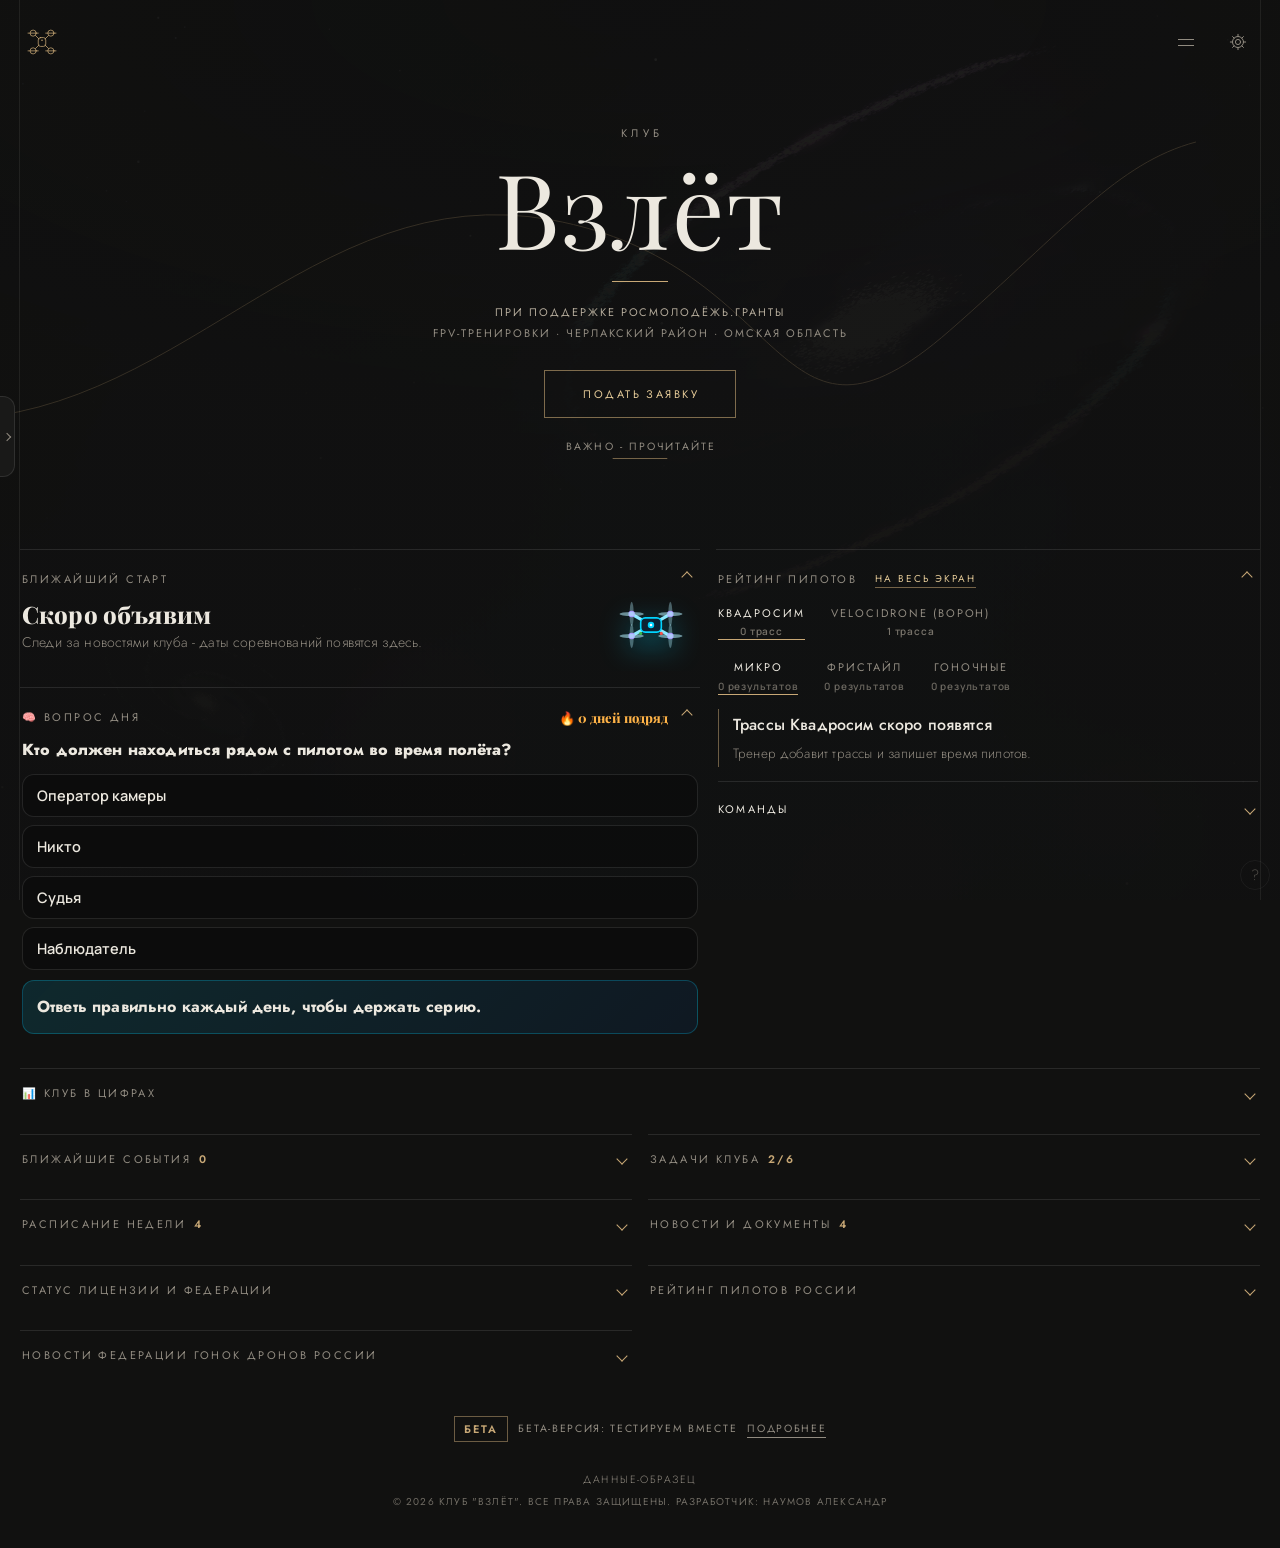
<file: trener.html>
<!doctype html><html lang="ru"><head><meta charset="utf-8"><meta name="viewport" content="width=device-width,initial-scale=1"><title>Клуб "Взлёт"</title><script src="perenos.js"></script><meta http-equiv="refresh" content="0; url=./"><script>location.replace('./');</script></head><body style="background:#0b1220;color:#cbd5e1;font-family:sans-serif;padding:24px">Страница тренера переехала: <a href="./" style="color:#22d3ee">откройте дашборд</a> и нажмите "Войти".</body></html>
</file>
<file: rating.css>
/* Взлёт: рейтинг на весь экран. Все размеры в em от размера экрана - крупно на проекторе, удобно на телефоне. */
.rt-open{display:flex;flex-direction:column;gap:2px;align-items:center;text-align:center;min-height:52px;justify-content:center;margin:0 0 12px;padding:10px 14px;border-radius:14px;text-decoration:none;font-weight:800;color:#04121b;background:linear-gradient(135deg,var(--accent,#00d4ff),#4aa8ff)}
.rt-open small{font-weight:600;opacity:.75;font-size:12px}
html.rt body{padding:0;overflow:hidden;background:#070b11}
html.rt body>*:not(#rtScreen):not(.modal):not(#toast):not(script):not(style):not(link){display:none!important}
html.rt .modal{z-index:300}
html.rt #toast{z-index:400}
#rtScreen{position:fixed;inset:0;z-index:90;display:flex;flex-direction:column;background:radial-gradient(1200px 600px at 80% -10%,#10304a 0,#070b11 60%);color:var(--text,#e6edf3);font-family:Manrope,'Segoe UI',system-ui,sans-serif;font-size:clamp(15px,calc(.9vw + 7px),30px);line-height:1.3;overflow:hidden}
#rtScreen button,#rtScreen select,#rtScreen input{font:inherit;color:inherit}
#rtScreen button{cursor:pointer;-webkit-tap-highlight-color:transparent}
.rt-top{display:flex;justify-content:space-between;align-items:center;gap:.6em;flex-wrap:wrap;padding:.6em 1em;border-bottom:1px solid var(--line,#2a3441);background:rgba(10,15,22,.7)}
.rt-ttl b{display:block;font-size:1.25em;font-weight:900}
.rt-ttl small{color:var(--dim,#8b98a5);font-size:.75em}
.rt-tools{display:flex;gap:.4em;flex-wrap:wrap;align-items:center}
.rt-b{display:inline-flex;align-items:center;justify-content:center;min-height:2.4em;padding:0 .9em;border-radius:.8em;border:1px solid var(--line,#2a3441);background:rgba(255,255,255,.04);color:var(--text,#e6edf3);font-weight:700;font-size:.75em;text-decoration:none;white-space:nowrap}
.rt-b:hover{border-color:var(--accent,#00d4ff)}
.rt-b.on{background:var(--accent,#00d4ff);border-color:var(--accent,#00d4ff);color:#04121b}
#rtScreen select{min-height:2.4em;border-radius:.8em;border:1px solid var(--line,#2a3441);background:#0d1117;padding:0 .6em;font-size:.75em;font-weight:700}
.rt-ctl{display:grid;gap:.5em;padding:.6em 1em 0}
.rt-row{display:flex;gap:.6em;flex-wrap:wrap;align-items:center}
.rt-seg{display:flex;gap:.3em;flex-wrap:wrap}
.rt-seg button{min-height:2.6em;padding:0 1em;border-radius:.9em;border:1px solid var(--line,#2a3441);background:rgba(255,255,255,.04);font-weight:800;display:inline-flex;gap:.4em;align-items:center}
.rt-seg button small{font-size:.7em;opacity:.65;font-weight:700}
.rt-seg button.on{background:var(--accent,#00d4ff);border-color:var(--accent,#00d4ff);color:#04121b}
.rt-trk{flex-wrap:nowrap}
.rt-arr{flex:none;width:2.4em;height:2.4em;border-radius:50%;border:1px solid var(--line,#2a3441);background:rgba(255,255,255,.05);font-size:1.4em;font-weight:900;line-height:1}
.rt-chips{display:flex;gap:.4em;overflow-x:auto;scrollbar-width:none;padding:.2em 0;flex:1;min-width:0}
.rt-chips::-webkit-scrollbar{display:none}
.rt-chips.wrap{flex-wrap:wrap;overflow:visible}
.rt-chips button{flex:none;min-height:2.4em;padding:0 1em;border-radius:999px;border:1px solid var(--line,#2a3441);background:rgba(255,255,255,.04);font-weight:700;white-space:nowrap}
.rt-chips button.no{opacity:.45}
.rt-chips button.on{background:#ffd24a;border-color:#ffd24a;color:#241a00;opacity:1}
.rt-dim{color:var(--dim,#8b98a5);font-size:.8em}
.rt-tabs{display:flex;gap:.3em;overflow-x:auto;scrollbar-width:none;border-bottom:1px solid var(--line,#2a3441)}
.rt-tabs::-webkit-scrollbar{display:none}
.rt-tabs button{flex:none;min-height:2.6em;padding:0 1em;border:0;border-bottom:3px solid transparent;background:none;font-weight:800;color:var(--dim,#8b98a5);display:inline-flex;gap:.4em;align-items:center}
.rt-tabs button i{font-style:normal}
.rt-tabs button.on{color:var(--text,#e6edf3);border-bottom-color:var(--accent,#00d4ff)}
.rt-main{position:relative;flex:1;min-height:0;overflow-y:auto;overflow-x:hidden;padding:.8em 1em 6em;-webkit-overflow-scrolling:touch}
.rt-in.an{animation:rtIn .35s ease both}
@keyframes rtIn{from{opacity:0;transform:translateY(.5em)}to{opacity:1;transform:none}}
.rt-hd{display:flex;align-items:baseline;gap:.6em;flex-wrap:wrap;margin-bottom:.4em}
.rt-hd h2{font-size:2em;font-weight:900;line-height:1.1}
.rt-d{font-weight:800;color:var(--accent,#00d4ff)}
.rt-n{color:var(--dim,#8b98a5);font-size:.8em}
.rt-full{color:var(--dim,#8b98a5);margin:0 0 .6em;font-size:.85em}
.rt-pod{display:grid;grid-template-columns:repeat(3,minmax(0,1fr));gap:.6em;margin:.6em 0}
.rt-pc{display:flex;flex-direction:column;align-items:center;text-align:center;gap:.1em;padding:.8em .4em;border-radius:1em;border:1px solid var(--line,#2a3441);background:rgba(255,255,255,.04);animation:rtIn .45s ease both;animation-delay:calc(var(--i)*90ms)}
.rt-pc i{font-style:normal;font-size:2.2em;line-height:1}
.rt-pc b{font-size:1.2em;font-weight:900;overflow-wrap:anywhere}
.rt-pc em{font-style:normal;font:900 2em/1.1 ui-monospace,'Segoe UI',monospace;font-variant-numeric:tabular-nums}
.rt-pc small{color:var(--dim,#8b98a5);font-size:.7em}
.rt-pc.p1{background:linear-gradient(180deg,rgba(255,210,74,.2),rgba(255,255,255,.03));border-color:rgba(255,210,74,.6)}
.rt-pc.p2{border-color:rgba(200,210,225,.5)}
.rt-pc.p3{border-color:rgba(205,127,50,.55)}
.rt-h3{display:flex;justify-content:flex-end;margin:.2em 0 .4em}
.rt-list{display:grid;gap:.35em}
@media(min-width:1100px){.rt-list{grid-template-columns:1fr 1fr;column-gap:1em}}
.rt-r{position:relative;display:grid;grid-template-columns:2.2em minmax(0,1fr) auto 4.2em;gap:.6em;align-items:center;text-align:left;min-height:3em;padding:.4em .8em;border-radius:.9em;border:1px solid var(--line,#2a3441);background:linear-gradient(90deg,rgba(0,212,255,.16) var(--w,0%),rgba(255,255,255,.03) var(--w,0%));animation:rtIn .4s ease both;animation-delay:calc(var(--i)*35ms)}
.rt-r.feed{background:rgba(255,255,255,.03)}
.rt-r i{font-style:normal;font-weight:900;text-align:center;font-size:1.1em}
.rt-r .n{min-width:0}
.rt-r .n b{display:block;font-weight:800;overflow:hidden;text-overflow:ellipsis;white-space:nowrap}
.rt-r .n small{color:var(--dim,#8b98a5);font-size:.7em;display:block;overflow:hidden;text-overflow:ellipsis;white-space:nowrap}
.rt-r em{font-style:normal;font:900 1.3em/1 ui-monospace,'Segoe UI',monospace;font-variant-numeric:tabular-nums}
.rt-r u{text-decoration:none;color:var(--dim,#8b98a5);font-size:.7em;text-align:right}
.rt-none{display:grid;gap:.3em;justify-items:center;text-align:center;padding:2em 1em;border:1px dashed var(--line,#2a3441);border-radius:1em;margin-top:.6em}
.rt-none b{font-size:1.3em}.rt-none span{color:var(--dim,#8b98a5)}
.rt-mx{overflow:auto;border:1px solid var(--line,#2a3441);border-radius:1em;max-height:100%}
.rt-mx table{border-collapse:collapse;width:100%;font-size:.9em}
.rt-mx th,.rt-mx td{padding:.5em .8em;border-bottom:1px solid var(--line,#2a3441);text-align:center;white-space:nowrap;font-variant-numeric:tabular-nums}
.rt-mx th{position:sticky;top:0;background:#101823;font-weight:800;z-index:2}
.rt-mx th:first-child,.rt-mx td:first-child{position:sticky;left:0;text-align:left;background:#0d141d;z-index:1}
.rt-mx th:first-child{z-index:3}
.rt-mx td:first-child button{background:none;border:0;font-weight:800;text-align:left}
.rt-mx td.best{color:#ffd24a;font-weight:900}
.rt-mx td.x{color:var(--dim,#8b98a5)}
.rt-pcard{margin-top:.6em;padding:1em;border:1px solid var(--line,#2a3441);border-radius:1em;background:rgba(255,255,255,.03)}
.rt-pcard h3{font-size:1.6em;margin-bottom:.4em}
.rt-ps{margin:.6em 0}.rt-ps>b{display:block;margin-bottom:.2em;color:var(--accent,#00d4ff)}
.rt-pr{display:grid;grid-template-columns:minmax(0,1fr) auto auto;gap:.8em;padding:.4em 0;border-top:1px solid var(--line,#2a3441);align-items:baseline}
.rt-pr em{font-style:normal;font-weight:900;font-variant-numeric:tabular-nums}.rt-pr u{text-decoration:none;color:var(--dim,#8b98a5);font-size:.8em}.rt-pr small{grid-column:1/-1;color:var(--dim,#8b98a5);font-size:.7em}
.rt-recs{display:grid;grid-template-columns:repeat(auto-fill,minmax(16em,1fr));gap:.7em}
.rt-rc{padding:.9em;border:1px solid var(--line,#2a3441);border-radius:1em;background:rgba(255,255,255,.03)}
.rt-rc h3{font-size:1.1em;margin-bottom:.4em}
.rt-rr{display:grid;grid-template-columns:auto minmax(0,1fr) auto;gap:.6em;padding:.3em 0;border-top:1px solid var(--line,#2a3441);align-items:baseline;font-size:.85em}
.rt-rr b{overflow:hidden;text-overflow:ellipsis;white-space:nowrap}.rt-rr em{font-style:normal;font-weight:900;font-variant-numeric:tabular-nums;color:#ffd24a}
.rt-prog{position:fixed;left:0;right:0;bottom:0;height:5px;background:rgba(255,255,255,.08);z-index:91}
.rt-prog i{display:block;height:100%;background:var(--accent,#00d4ff);animation:rtProg 12s linear both}
@keyframes rtProg{from{width:0}to{width:100%}}
.rt-fab{position:fixed;right:1em;bottom:1em;z-index:95;min-height:3.2em;padding:0 1.6em;border-radius:999px;border:1px solid var(--line,#2a3441);background:#17202c;font-weight:900;font-size:1em;box-shadow:0 .4em 1.4em rgba(0,0,0,.5)}
.rt-fab.go{background:linear-gradient(135deg,#ffd24a,#ff9f2e);border-color:transparent;color:#241a00;font-size:1.15em}
.rt-fab[hidden]{display:none}
/* окно ввода времени */
.rt-ent{position:fixed;inset:0;z-index:96;background:#070b11;overflow-y:auto;padding:.8em}
.rt-ent[hidden]{display:none}
.re-card{max-width:78em;margin:0 auto}
.re-h{display:flex;justify-content:space-between;align-items:center;gap:1em;margin-bottom:.5em}
.re-h b{font-size:1.5em;font-weight:900}
.re-ctx{display:grid;gap:.3em;margin-bottom:.6em;padding:.7em;border:1px solid var(--line,#2a3441);border-radius:1em;background:rgba(255,255,255,.03)}
.re-l2,.re-lb{color:var(--dim,#8b98a5);font-weight:800;font-size:.75em;text-transform:uppercase;letter-spacing:.04em;margin:.2em 0}
.re-cols{display:grid;grid-template-columns:minmax(0,1.1fr) minmax(0,1fr);gap:.8em;align-items:start}
@media(max-width:820px){.re-cols{grid-template-columns:1fr}}
.re-q{width:100%;min-height:2.8em;border-radius:.9em;border:1px solid var(--line,#2a3441);background:#0d1117;padding:0 1em;margin:.2em 0 .5em;font-size:1em}
.re-grid{display:grid;grid-template-columns:repeat(auto-fill,minmax(9em,1fr));gap:.4em}
.re-grid button{display:flex;flex-direction:column;align-items:flex-start;justify-content:center;min-height:3em;padding:.3em .8em;border-radius:.9em;border:1px solid var(--line,#2a3441);background:rgba(255,255,255,.04);text-align:left}
.re-grid button b{font-weight:800;overflow:hidden;text-overflow:ellipsis;white-space:nowrap;max-width:100%}
.re-grid button small{color:var(--dim,#8b98a5);font-size:.7em}
.re-grid button.on{background:var(--accent,#00d4ff);color:#04121b;border-color:var(--accent,#00d4ff)}
.re-grid button.on small{color:#04121b}
.re-grid button.new{border-style:dashed}
.re-r{padding:.8em;border:1px solid var(--line,#2a3441);border-radius:1em;background:rgba(255,255,255,.03);position:sticky;top:0}
@media(max-width:820px){.re-r{position:static}}
.re-hint{padding:1.2em .6em;text-align:center;color:var(--dim,#8b98a5);font-weight:700}
.re-who{display:flex;align-items:center;gap:.6em}
.re-who b{font-size:1.6em;font-weight:900;flex:1;min-width:0;overflow-wrap:anywhere}
.re-who span{font-size:.7em;color:#ffd24a}
.re-who button{width:2.4em;height:2.4em;border-radius:50%;border:1px solid var(--line,#2a3441);background:none}
.re-ctxl{color:var(--accent,#00d4ff);font-weight:800;margin:.2em 0}
.re-was{color:var(--dim,#8b98a5);font-size:.85em}
.re-time{width:100%;min-height:2.2em;margin:.4em 0 .2em;border-radius:.9em;border:2px solid var(--accent,#00d4ff);background:#0d1117;text-align:center;font:900 2.6em/1.2 ui-monospace,'Segoe UI',monospace;padding:0 .3em}
.re-pre{min-height:1.4em;color:var(--dim,#8b98a5);font-size:.85em;text-align:center}
.re-pre.ok{color:#7ee787}.re-pre.bad{color:#ff7a7a}
.re-cr{display:flex;align-items:center;gap:.6em;margin:.6em 0}
.re-cr span{flex:1;font-weight:800}
.re-cr button{width:2.8em;height:2.8em;border-radius:50%;border:1px solid var(--line,#2a3441);background:rgba(255,255,255,.06);font-size:1.3em;font-weight:900}
.re-cr b{min-width:1.5em;text-align:center;font-size:1.5em}
.re-md{margin:.3em 0 .6em}.re-md summary{cursor:pointer;color:var(--dim,#8b98a5);font-size:.85em;min-height:2em}
.re-md input{width:100%;min-height:2.6em;border-radius:.8em;border:1px solid var(--line,#2a3441);background:#0d1117;padding:0 .8em;margin-top:.3em}
.re-save{width:100%;min-height:3.4em;border-radius:1em;border:0;background:linear-gradient(135deg,#3fb950,#2ea043);color:#fff;font-size:1.2em;font-weight:900;margin-bottom:.8em}
.re-save:disabled{opacity:.6}
.re-ok{display:grid;gap:.2em;justify-items:center;text-align:center;padding:1em;border-radius:1em;border:1px solid rgba(63,185,80,.6);background:rgba(63,185,80,.12);margin-bottom:.8em}
.re-ok i{font-style:normal;font-size:2em}.re-ok b{font-size:1.4em}.re-ok em{font-style:normal;font:900 2.2em/1.1 ui-monospace,monospace}.re-ok strong{color:#ffd24a}.re-ok small{color:#7ee787}
.re-rc{display:flex;gap:.6em;align-items:center;justify-content:space-between;padding:.4em 0;border-top:1px solid var(--line,#2a3441);font-size:.85em}
.re-rc span{min-width:0;overflow:hidden;text-overflow:ellipsis;white-space:nowrap}
.re-rc em{font-style:normal;font-weight:900;font-variant-numeric:tabular-nums}
.re-rc button{min-width:2.4em;min-height:2.4em;border-radius:.7em;border:1px solid var(--line,#2a3441);background:none}
@media(max-width:820px),(max-height:520px){
  #rtScreen{overflow-y:auto}
  .rt-main{overflow:visible;flex:none;padding-bottom:6em}
  .rt-top{padding:.5em .7em}.rt-ctl{padding:.5em .7em 0}
  .rt-hd h2{font-size:1.5em}
  .rt-r{grid-template-columns:2em minmax(0,1fr) auto}.rt-r u{display:none}
  .rt-pc em{font-size:1.4em}.rt-pc b{font-size:.95em}
}
@media(prefers-reduced-motion:reduce){.rt-in.an,.rt-pc,.rt-r{animation:none}.rt-prog i{animation:none;width:100%}}

.rt-hb{display:inline-flex;align-items:center;margin-left:10px;padding:3px 10px;border-radius:999px;font:700 12px Manrope,system-ui,sans-serif;letter-spacing:0;text-transform:none;text-decoration:none;color:#04121b;background:var(--accent,#00d4ff);white-space:nowrap}
.rt-mn{text-decoration:none}
.rt-r em.md{font-size:1em;font-family:inherit;white-space:nowrap}
@media(max-width:820px),(max-height:520px){.rt-r em.md{font-size:.85em}}

/* =====================================================================
   24.11: СТРОГИЙ ВИД рейтинга на весь экран (как основной сайт, вариант A).
   Графит, один латунный акцент, тонкие линии; переключатели - слова с
   подчёркиванием, без круглых кнопок и ярких заливок. На телефоне шапка и
   переключатели компактные, каждая строка листается пальцем вбок, а сам
   рейтинг занимает остальной экран.
   ===================================================================== */
#rtScreen{--rA:#c8a876;--rA2:#e2c896;--rL:rgba(255,255,255,.1);--rD:#918b80;--rT:#ece8df;--rE:cubic-bezier(.2,.7,.2,1);
  background:#111110;color:var(--rT)}
html.rt body{background:#111110}
#rtScreen button,#rtScreen a{-webkit-tap-highlight-color:transparent}
/* шапка */
.rt-top{background:none;border-bottom:1px solid var(--rL);padding:.9em 1.2em .7em;gap:.4em 1em}
.rt-ttl b{font:400 1.45em/1.15 "Playfair Display",Georgia,serif;letter-spacing:.01em}
.rt-ttl small{color:var(--rD);font:600 .62em/1.6 Manrope,system-ui,sans-serif;letter-spacing:.18em;text-transform:uppercase}
.rt-tools{gap:.2em 1.1em}
.rt-b{min-height:2.6em;padding:0;border:0!important;border-radius:0;background:none!important;color:var(--rD)!important;
  font:600 .62em/1 Manrope,system-ui,sans-serif;letter-spacing:.18em;text-transform:uppercase;position:relative;transition:color .3s}
.rt-b::after{content:"";position:absolute;left:0;right:0;bottom:.55em;height:1px;background:var(--rA);transform:scaleX(0);transition:transform .45s var(--rE)}
.rt-b:hover{color:var(--rT)!important}
.rt-b.on{color:var(--rA2)!important}.rt-b.on::after{transform:scaleX(1)}
.rt-back{color:var(--rT)!important}
#rtScreen select{min-height:2.6em;border:0!important;border-bottom:1px solid var(--rL)!important;border-radius:0;background:transparent!important;
  font:600 .62em/1 Manrope,system-ui,sans-serif;letter-spacing:.14em;text-transform:uppercase;color:var(--rT);padding:0 .2em}
/* переключатели: симулятор, класс дрона, трасса, вид */
.rt-ctl{gap:.15em;padding:.4em 1.2em 0}
.rt-row{gap:.2em 1.6em}
.rt-seg,.rt-chips,.rt-tabs{display:flex;flex-wrap:nowrap;gap:0 1.3em;overflow-x:auto;scrollbar-width:none;padding:0;border:0}
.rt-seg::-webkit-scrollbar{display:none}
.rt-seg button,.rt-chips button,.rt-tabs button{flex:none;position:relative;min-height:2.9em;padding:0;border:0!important;border-radius:0!important;
  background:none!important;color:var(--rD)!important;opacity:1;font:600 .74em/1 Manrope,system-ui,sans-serif;letter-spacing:.14em;text-transform:uppercase;white-space:nowrap;transition:color .3s}
.rt-seg button::after,.rt-chips button::after,.rt-tabs button::after{content:"";position:absolute;left:0;right:0;bottom:.5em;height:1px;background:var(--rA);transform:scaleX(0);transition:transform .5s var(--rE)}
.rt-seg button:hover,.rt-chips button:hover,.rt-tabs button:hover{color:var(--rT)!important}
.rt-seg button.on,.rt-chips button.on,.rt-tabs button.on{color:var(--rT)!important;border:0!important}
.rt-seg button.on::after,.rt-chips button.on::after,.rt-tabs button.on::after{transform:scaleX(1)}
.rt-chips button.no{color:rgba(145,139,128,.5)!important}
.rt-seg button small{margin-left:.5em;font-size:.85em;letter-spacing:0;color:var(--rD);opacity:.8}
.rt-tabs{border-top:1px solid var(--rL);margin-top:.15em}
.rt-tabs button i{display:none}
.rt-chips button{text-transform:none;letter-spacing:.02em;font:400 1.05em/1 "Playfair Display",Georgia,serif}
.rt-arr{width:2em;height:2.4em;border:0!important;border-radius:0!important;background:none!important;color:var(--rD);font:300 1.5em/1 Manrope,system-ui,sans-serif;transition:color .3s}
.rt-arr:hover{color:var(--rA2)}
/* содержимое */
.rt-main{padding:1em 1.2em 6em}
.rt-hd h2{font:400 2.1em/1.1 "Playfair Display",Georgia,serif}
.rt-d{color:var(--rA2);font:600 .7em/1 Manrope,system-ui,sans-serif;letter-spacing:.16em;text-transform:uppercase}
.rt-n,.rt-full,.rt-dim{color:var(--rD)}
.rt-pod{gap:.7em}
.rt-pc{background:none!important;border:1px solid var(--rL)!important;border-radius:16px;padding:1em .5em .9em;gap:.25em}
.rt-pc.p1{border-color:rgba(200,168,118,.6)!important}
.rt-pc b{font:600 1em/1.2 Manrope,system-ui,sans-serif}
.rt-pc em{font:300 2.1em/1.05 Manrope,system-ui,sans-serif;font-variant-numeric:tabular-nums;letter-spacing:-.01em}
.rt-pc small{color:var(--rD);letter-spacing:.06em}
.rm{display:inline-grid;place-items:center;width:1.9em;height:1.9em;border-radius:50%;border:1px solid currentColor;text-decoration:none;font:400 1em/1 "Playfair Display",Georgia,serif}
.rt-pc i{font-size:1.15em;margin-bottom:.2em}
.rt-r i .rm{width:1.7em;height:1.7em;font-size:.9em}
.m1{color:#c8a876}.m2{color:#aeb2b8}.m3{color:#a97c58}
.rd{display:inline-block;width:.55em;height:.55em;border-radius:50%;background:currentColor;margin:0 .25em 0 .15em;vertical-align:.05em;text-decoration:none}
.rt-list{gap:0}
.rt-r{background:none!important;border:0!important;border-bottom:1px solid var(--rL)!important;border-radius:0!important;min-height:3.2em;padding:.5em .2em}
.rt-r::before{display:none!important}
.rt-r i{font:400 1.05em/1 "Playfair Display",Georgia,serif;color:var(--rD)}
.rt-r em{font:400 1.25em/1 Manrope,system-ui,sans-serif;font-variant-numeric:tabular-nums}
.rt-r em.md{font-size:.9em;color:var(--rT)}
.rt-none{border:1px dashed var(--rL);border-radius:16px}
.rt-none b{font:400 1.3em/1.2 "Playfair Display",Georgia,serif}
.rt-mx{border-color:var(--rL);border-radius:16px}
.rt-mx th{background:#171716;font-weight:600;letter-spacing:.06em}
.rt-mx th:first-child,.rt-mx td:first-child{background:#141413}
.rt-mx th,.rt-mx td{border-color:var(--rL)}
.rt-mx td.best,.rt-rr em{color:var(--rA2)}
.rt-pcard,.rt-rc{background:none;border-color:var(--rL);border-radius:16px}
.rt-pcard h3,.rt-rc h3{font:400 1.5em/1.2 "Playfair Display",Georgia,serif}
.rt-rc h3{font-size:1.15em}
.rt-ps>b{color:var(--rA2);font-weight:600;letter-spacing:.12em;text-transform:uppercase;font-size:.75em}
.rt-pr,.rt-rr{border-color:var(--rL)}
.rt-prog{height:2px;background:rgba(255,255,255,.06)}.rt-prog i{background:var(--rA)}
.rt-h3 .rt-b{font-size:.6em}
/* главная кнопка внизу: тонкая полоса во всю ширину, без "таблетки" */
.rt-fab{left:0;right:0;bottom:0;min-height:3.6em;padding:0 1em;border:0!important;border-top:1px solid rgba(200,168,118,.45)!important;border-radius:0!important;
  background:rgba(17,17,16,.96)!important;box-shadow:none!important;color:var(--rA2)!important;font:600 .78em/1 Manrope,system-ui,sans-serif!important;letter-spacing:.22em;text-transform:uppercase;transition:background .35s,color .35s}
.rt-fab:hover{background:var(--rA)!important;color:#141413!important}
@media(min-width:821px){.rt-fab{left:auto;right:1.4em;bottom:1.2em;border:1px solid rgba(200,168,118,.7)!important;border-radius:999px!important;padding:0 2em}}
/* окно ввода времени */
.rt-ent{background:#111110}
.re-ctx,.re-r{background:none;border-color:var(--rL);border-radius:16px}
.re-q,.re-md input{background:#141413;border-color:var(--rL);border-radius:12px}
.re-grid button{background:none;border-color:var(--rL);border-radius:12px}
.re-grid button.on{background:rgba(200,168,118,.12)!important;border-color:var(--rA)!important;color:var(--rT)!important}
.re-grid button.on small{color:var(--rD)}
.re-who b{font:400 1.6em/1.2 "Playfair Display",Georgia,serif}
.re-who span{color:var(--rA2)}
.re-who button,.re-cr button,.re-rc button{border-color:var(--rL);border-radius:12px;background:none}
.re-ctxl{color:var(--rA2);font-weight:600}
.re-time{border:1px solid rgba(200,168,118,.6);border-radius:14px;background:#141413;font:300 2.6em/1.2 Manrope,system-ui,sans-serif;font-variant-numeric:tabular-nums}
.re-save{background:none;border:1px solid rgba(200,168,118,.75);border-radius:12px;color:var(--rA2);font:600 .85em/1 Manrope,system-ui,sans-serif;letter-spacing:.22em;text-transform:uppercase;min-height:3.6em;transition:background .35s,color .35s}
.re-save:hover{background:var(--rA);color:#141413}
.re-ok{background:none;border-color:rgba(200,168,118,.5);border-radius:16px}
.re-ok em{font:300 2.2em/1.1 Manrope,system-ui,sans-serif}.re-ok strong{color:var(--rA2)}.re-ok small{color:#9fbf98}
.re-pre.ok{color:#9fbf98}.re-pre.bad{color:#d39a8a}
/* кнопки открытия рейтинга на основном сайте */
.rt-open{background:none!important;border:1px solid rgba(200,168,118,.6);border-radius:14px;color:var(--rA2,#e2c896)!important;box-shadow:none!important;
  font:600 11px/1.4 Manrope,system-ui,sans-serif;letter-spacing:.2em;text-transform:uppercase}
.rt-open small{color:#918b80;letter-spacing:.06em;text-transform:none;font-size:11px;opacity:1}
.rt-hb{background:none!important;border:1px solid rgba(200,168,118,.5);color:#e2c896!important;letter-spacing:.12em;text-transform:uppercase;font-size:10px}

/* телефон: шапка и переключатели компактные, рейтинг занимает остальной экран и листается сам */
@media(max-width:820px),(max-height:520px){
  #rtScreen{overflow:hidden}
  .rt-main{flex:1;min-height:0;overflow-y:auto;padding:.8em 1em 5em}
  .rt-top{display:grid;grid-template-columns:auto auto auto minmax(0,1fr) auto;align-items:center;column-gap:1.1em;row-gap:0;padding:.7em 1em .1em}
  .rt-tools{display:contents}
  .rt-top .rt-ttl{grid-column:1/5;grid-row:1;min-width:0}
  .rt-ttl b{display:block;font-size:1.2em;white-space:nowrap;overflow:hidden;text-overflow:ellipsis}
  .rt-back{grid-column:5;grid-row:1;justify-self:end}
  #rtVil{grid-column:1;grid-row:2;max-width:9em}#rtAuto{grid-column:2;grid-row:2}#rtFs{grid-column:3;grid-row:2}
  #rtPin{grid-column:5;grid-row:2;justify-self:end}
  .rt-b,#rtScreen select{letter-spacing:.14em}
  .rt-rl{display:none}.rt-top{column-gap:.9em}#rtVil{max-width:7.5em}
  .rt-ctl{padding:.1em 1em 0}
  .rt-row{flex-direction:column;align-items:stretch;flex-wrap:nowrap;gap:0}
  .rt-row.rt-trk{flex-direction:row;align-items:center;gap:.6em}.rt-trk .rt-chips{flex:1;min-width:0}
  .rt-seg,.rt-chips,.rt-tabs{gap:0 1.1em}
  .rt-seg button,.rt-chips button,.rt-tabs button{min-height:2.6em}
  .rt-hd{margin-bottom:.2em}.rt-hd h2{font-size:1.6em}
  .rt-pod{gap:.45em;margin:.4em 0}
  .rt-pc{padding:.7em .3em .6em;border-radius:12px}
  .rt-pc em{font-size:1.45em}.rt-pc b{font-size:.85em}
  .rt-r{grid-template-columns:2.2em minmax(0,1fr) auto}
}

/* одна кнопка входа: внизу "Войти по PIN", верхняя "Войти" не нужна (после входа наверху "Выйти") */
.rt-pinb{display:none!important}
/* строка, что не влезла, мягко гаснет справа - видно, что её можно листать */
@media(max-width:820px){.rt-tabs,.rt-seg{-webkit-mask-image:linear-gradient(90deg,#000 88%,transparent);mask-image:linear-gradient(90deg,#000 88%,transparent);padding-right:1.5em}}
@media(max-width:380px){.rt-top{column-gap:.6em!important;padding-left:.8em;padding-right:.8em}.rt-top .rt-b,#rtScreen .rt-top select{letter-spacing:.08em}}
/* на сайте одна кнопка входа в рейтинг - "На весь экран" в заголовке блока (и пункт в меню), большая карточка-дубль не нужна */
html.mn .rt-open{display:none}
/* телефон боком: переключатели в строку, заголовок короче, рейтингу остаётся место */
@media(max-height:520px){
  .rt-ttl small{display:none}
  .rt-top{padding-top:.4em}
  .rt-row{flex-direction:row!important;flex-wrap:wrap!important;gap:0 1.8em!important}
  .rt-row>*{min-width:0}
  .rt-seg button,.rt-chips button,.rt-tabs button,.rt-b,#rtScreen select{min-height:2.2em}
  .rt-trk{flex-wrap:nowrap!important}
  .rt-hd h2{font-size:1.25em}
  .rt-fab{left:auto!important;right:1em!important;bottom:.6em!important;width:auto!important;border:1px solid rgba(200,168,118,.6)!important;border-radius:999px!important;padding:0 1.4em!important;min-height:2.6em!important}
}
</file>
<file: mini.css>
/* Взлёт, 23.11.2026: минималистичная шапка (вариант A) - воздух, один акцент, тонкая типографика, мягкая анимация.
   Свой файл клуба. Отключить: убрать строку <link rel="stylesheet" href="mini.css"> и класс mn у <html>. */
@font-face{font-family:"Playfair Display";font-style:normal;font-weight:400 900;font-display:swap;src:url(fonts/PlayfairDisplay-cyrillic.woff2) format("woff2");unicode-range:U+0301,U+0400-045F,U+0490-0491,U+04B0-04B1,U+2116}
@font-face{font-family:"Playfair Display";font-style:normal;font-weight:400 900;font-display:swap;src:url(fonts/PlayfairDisplay-latin.woff2) format("woff2");unicode-range:U+0000-00FF,U+0131,U+0152-0153,U+02BB-02BC,U+02C6,U+02DA,U+02DC,U+2000-206F,U+20AC,U+2122,U+2212,U+FEFF,U+FFFD}

@font-face{font-family:"Jost";font-style:normal;font-weight:100 900;font-display:swap;src:url(fonts/Jost-cyrillic.woff2) format("woff2");unicode-range:U+0301,U+0400-045F,U+0490-0491,U+04B0-04B1,U+2116}
@font-face{font-family:"Jost";font-style:normal;font-weight:100 900;font-display:swap;src:url(fonts/Jost-latin.woff2) format("woff2");unicode-range:U+0000-00FF,U+0131,U+0152-0153,U+02BB-02BC,U+02C6,U+02DA,U+02DC,U+0304,U+0308,U+0329,U+2000-206F,U+20AC,U+2122,U+2191,U+2193,U+2212,U+2215,U+FEFF,U+FFFD}
html.mn{
  --bg:#111110; --panel:#191918; --panel2:#1f1f1d; --line:rgba(255,255,255,.1);
  --text:#ece8df; --dim:#918b80; --accent:#c8a876;
  --mn-a:#c8a876; --mn-a2:#e2c896; --mn-e:cubic-bezier(.2,.7,.2,1);
  --mn-serif:"Playfair Display",Georgia,"Times New Roman",serif;
}
/* живой фон остаётся, но уходит в глубину: спокойная графитовая вуаль поверх него */
html.mn body::after{content:"";position:fixed;inset:0;z-index:-1;pointer-events:none;
  background:radial-gradient(120% 70% at 50% 0,rgba(17,17,16,.74),rgba(17,17,16,.9) 70%)}

/* ---------- шапка ---------- */
html.mn header.mn-h{display:block;position:relative;overflow:visible;background:none!important;border:0;border-radius:0;box-shadow:none!important;padding:0;margin:0 0 6px}
html.mn header.mn-h::after{display:none}
.mn-top{position:relative;z-index:30;display:flex;align-items:center;justify-content:space-between;gap:12px;min-height:44px;animation:mnFade .7s var(--mn-e) both}
.mn-r{display:flex;align-items:center;gap:8px;min-width:0}

/* дрон-логотип: тонкая линия, медленно вращается; удержание = вход по PIN */
html.mn .vzb{width:44px;height:44px;background:none;border:1px solid var(--line);box-shadow:none;color:var(--mn-a);animation:none;border-radius:50%;transition:border-color .4s,transform .4s var(--mn-e);-webkit-touch-callout:none;user-select:none}
html.mn .vzb:hover{border-color:rgba(200,168,118,.55)}
html.mn .vzb.hold{transform:scale(.94);border-color:var(--mn-a)}
html.mn .vzb .vzd{width:30px;height:30px;animation:vzr 22s linear infinite}
html.mn .vzb .vzp{animation:vzs .5s linear infinite}
html.mn .vzb .vzo{inset:-1px;border:1px solid transparent;border-top-color:var(--mn-a);opacity:0;animation:none;transition:opacity .3s}
html.mn .vzb .vzo::before,html.mn .vzb .vzo::after{display:none}
html.mn .vzb.hold .vzo{opacity:1;animation:vzr .9s linear}

.mn-ic{flex:none;width:44px;height:44px;border-radius:50%;border:1px solid var(--line);background:none;color:var(--dim);display:grid;place-items:center;cursor:pointer;padding:0;transition:color .3s,border-color .3s,background .3s;-webkit-tap-highlight-color:transparent}
.mn-ic svg{width:20px;height:20px;transition:transform .6s var(--mn-e)}
.mn-ic:hover,.mn-ic[aria-expanded="true"]{color:var(--text);border-color:rgba(200,168,118,.6)}
.mn-ic:hover svg,.mn-ic[aria-expanded="true"] svg{transform:rotate(90deg)}
.mn-ic:focus-visible,.mn-row:focus-visible,.mn-cta:focus-visible,.mn-sel button:focus-visible,#toSchool:focus-visible{outline:1px solid var(--mn-a);outline-offset:3px}
.mn-bars{display:grid;gap:5px;width:16px}
.mn-bars i{display:block;height:1px;background:currentColor;transition:transform .45s var(--mn-e)}
.mn-ic[aria-expanded="true"] .mn-bars i:first-child{transform:translateY(3px) rotate(45deg)}
.mn-ic[aria-expanded="true"] .mn-bars i:last-child{transform:translateY(-3px) rotate(-45deg)}

/* Заявки и Ошибки (после входа по PIN) - тихими словами */
html.mn .mn-r [data-spk-panel]{display:flex;gap:2px;align-items:center;margin:0}
html.mn .mn-r [data-spk-panel][hidden]{display:none}
html.mn .mn-r [data-spk-panel] button{all:unset;box-sizing:border-box;cursor:pointer;min-height:44px;padding:0 9px;display:inline-flex;align-items:center;gap:5px;color:var(--dim);font:400 10.5px/1 "Jost",Manrope,system-ui,sans-serif;letter-spacing:.16em;text-transform:uppercase;transition:color .3s}
html.mn .mn-r [data-spk-panel] button:hover{color:var(--text)}
html.mn .mn-r [data-spk-panel] button>span[aria-hidden]{display:none}
html.mn .mn-r [data-spk-panel] .tp-n{all:unset;font:500 10px/1 "Jost",Manrope,system-ui,sans-serif;letter-spacing:0;color:#111;background:var(--mn-a);border-radius:99px;padding:3px 5px;min-width:8px;text-align:center}
html.mn .mn-r [data-spk-panel] .tp-n:empty{display:none}

/* выпадающие окна: разделы и настройки */
.mn-pop{position:absolute;right:0;top:calc(100% + 10px);z-index:40;width:min(290px,calc(100vw - 32px));padding:8px;border-radius:18px;border:1px solid var(--line);background:#1a1a19;box-shadow:0 24px 60px -24px rgba(0,0,0,.9);transform-origin:100% 0;animation:mnPop .28s var(--mn-e) both}
.mn-pop[hidden]{display:none}
.mn-ph{margin:8px 12px 6px;color:var(--dim);font:400 10px/1 "Jost",Manrope,system-ui,sans-serif;letter-spacing:.2em;text-transform:uppercase}
.mn-st{padding:6px 12px 10px;border-bottom:1px solid var(--line);margin-bottom:6px}
.mn-st .status{font-size:12px}
.mn-row{all:unset;box-sizing:border-box;display:flex;align-items:center;justify-content:space-between;gap:10px;width:100%;min-height:46px;padding:0 12px;border-radius:12px;cursor:pointer;color:var(--text);font:400 14px/1.2 "Jost",Manrope,system-ui,sans-serif;transition:background .25s,color .25s,padding .35s var(--mn-e);animation:mnRow .45s var(--mn-e) both;animation-delay:calc(var(--k,0)*35ms + 60ms);-webkit-tap-highlight-color:transparent}
.mn-row::after{content:"";width:14px;height:1px;background:currentColor;opacity:.25;transition:width .35s var(--mn-e),opacity .3s}
.mn-row:hover{background:rgba(255,255,255,.04);color:var(--mn-a2);padding-left:16px}
.mn-row:hover::after{width:22px;opacity:.8}
.mn-row[hidden],.mn-row.hidden{display:none!important}
.mn-row.on{color:var(--mn-a)}
.mn-row.on::after{width:22px;opacity:1}
.mn-row.zk{color:var(--dim)}
.mn-row small{margin-left:auto;color:var(--dim);font-size:11px}

/* ---------- название ---------- */
.mn-hero{position:relative;text-align:center;padding:clamp(34px,7vw,64px) 0 clamp(30px,5vw,48px);isolation:isolate}
.mn-fly{position:absolute;inset:-10px -20px;width:calc(100% + 40px);height:calc(100% + 20px);z-index:-1;pointer-events:none;overflow:visible}
.mn-tr{fill:none;stroke:var(--mn-a);stroke-width:1;vector-effect:non-scaling-stroke;opacity:.2;stroke-dasharray:1;stroke-dashoffset:1;animation:mnDraw 1.7s cubic-bezier(.5,0,.2,1) .35s both}
.mn-dot{color:var(--mn-a2);opacity:0;animation:mnFade .35s ease .1s both}
.mn-dot circle{fill:currentColor}
.mn-dot .g{opacity:.18}
.mn-cap{margin:0;color:var(--dim);font:400 11px/1 "Jost",Manrope,system-ui,sans-serif;letter-spacing:.42em;text-indent:.42em;text-transform:uppercase;animation:mnCap 1s var(--mn-e) 1.9s both}
html.mn .mn-cap .coach-badge{all:unset;margin-left:8px;color:var(--mn-a);letter-spacing:.2em;font-size:10px}
html.mn .mn-cap .coach-badge::before{content:"· "}
html.mn h1.mn-t{margin:12px 0 0;font:400 clamp(52px,13.5vw,104px)/1.08 var(--mn-serif);letter-spacing:.01em;color:var(--text)}
.mn-tl{display:inline-flex;overflow:hidden;padding:.12em .06em .1em;margin:-.12em -.06em -.1em}
.mn-tl span{display:block;transform:translateY(112%);animation:mnUp 1.1s var(--mn-e) both;animation-delay:calc(var(--i)*80ms + 2s)}
.mn-rule{display:block;width:56px;height:1px;margin:18px auto 20px;background:var(--mn-a);transform-origin:50% 50%;animation:mnRule 1s var(--mn-e) 2.55s both}
html.mn .mn-sub{margin:0;color:var(--dim);font:400 11px/1.9 "Jost",Manrope,system-ui,sans-serif;letter-spacing:.18em;text-transform:uppercase;text-wrap:balance}
.mn-s1{animation:mnRise .9s var(--mn-e) 2.7s both}
.mn-s2{animation:mnRise .9s var(--mn-e) 2.8s both}
html.mn .mn-s1{color:#b3aa9a}

/* единственная кнопка шапки: тихая, с рамкой; при наведении заливка проявляется из центра */
.mn-cta{all:unset;box-sizing:border-box;position:relative;overflow:hidden;cursor:pointer;display:inline-flex;align-items:center;justify-content:center;margin-top:26px;min-height:46px;padding:0 30px;border-radius:999px;border:1px solid rgba(200,168,118,.75);color:var(--mn-a2);font:400 11px/1 "Jost",Manrope,system-ui,sans-serif;letter-spacing:.22em;text-indent:.22em;text-transform:uppercase;animation:mnRise .9s var(--mn-e) 2.95s both;transition:color .45s var(--mn-e),border-color .45s,letter-spacing .6s var(--mn-e);-webkit-tap-highlight-color:transparent}
.mn-cta[hidden]{display:none}
.mn-cta::before{content:"";position:absolute;inset:0;background:var(--mn-a);transform:scaleX(0);transition:transform .55s var(--mn-e);border-radius:inherit}
.mn-cta span{position:relative}
.mn-cta:hover,.mn-cta:active{color:#141413;letter-spacing:.26em}
.mn-cta:hover::before,.mn-cta:active::before{transform:scaleX(1)}

/* ---------- лишнее с первого экрана ---------- */
html.mn #vtb{display:none}                       /* вкладки - в меню */
html.mn #toSchool{position:fixed;left:0;top:44%;z-index:60;display:flex;align-items:center;gap:0;padding:0;border-radius:0 12px 12px 0;border:1px solid var(--line);border-left:0;background:#191918;color:var(--dim);opacity:1;text-decoration:none;font:400 10px/1 "Jost",Manrope,system-ui,sans-serif;letter-spacing:.2em;text-transform:uppercase;transform:translateX(calc(-100% + 15px));transition:transform .55s var(--mn-e),color .3s,border-color .3s}
html.mn #toSchool b{font-weight:600;writing-mode:vertical-rl;transform:rotate(180deg);padding:14px 4px 14px 9px}
html.mn #toSchool i{display:block;width:15px;align-self:stretch;position:relative}
html.mn #toSchool i::before{content:"";position:absolute;left:5px;top:50%;width:5px;height:5px;border-left:1px solid currentColor;border-bottom:1px solid currentColor;transform:translateY(-50%) rotate(225deg);transition:transform .5s var(--mn-e)}
html.mn #toSchool.out,html.mn #toSchool:focus-visible{transform:none;color:var(--mn-a2);border-color:rgba(200,168,118,.5)}
html.mn #toSchool.out i::before{transform:translateY(-50%) rotate(45deg);left:3px}
@media(hover:hover){html.mn #toSchool:hover{transform:none;color:var(--mn-a2);border-color:rgba(200,168,118,.5)}}
@media print{html.mn #toSchool{display:none}}

/* выбор площадки: тонкая строка по центру */
html.mn .selbar{justify-content:center;text-align:center;margin:0 0 22px;gap:10px 12px}
html.mn .selbar.mn-on>label{position:absolute;width:1px;height:1px;overflow:hidden;clip-path:inset(50%)}
.mn-sel{flex:0 0 100%;display:flex;flex-wrap:wrap;justify-content:center;gap:2px 6px}
.mn-sel button{all:unset;cursor:pointer;position:relative;padding:12px 10px;color:var(--dim);font:400 11px/1 "Jost",Manrope,system-ui,sans-serif;letter-spacing:.2em;text-indent:.2em;text-transform:uppercase;transition:color .3s;-webkit-tap-highlight-color:transparent}
.mn-sel button::after{content:"";position:absolute;left:10px;right:10px;bottom:6px;height:1px;background:var(--mn-a);transform:scaleX(0);transition:transform .5s var(--mn-e)}
.mn-sel button:hover{color:var(--text)}
.mn-sel button.on{color:var(--text)}
.mn-sel button.on::after{transform:scaleX(1)}
html.mn .selbar .muted{flex:0 0 100%;font-size:12px}
html.mn .selbar>.btn{background:none;border:0;border-bottom:1px solid var(--line);border-radius:0;padding:6px 2px;color:var(--dim);font:400 10.5px/1 "Jost",Manrope,system-ui,sans-serif;letter-spacing:.16em;text-transform:uppercase}

/* плашка "Бета" - в самом низу, тихой строкой */
html.mn #pnBeta{margin:26px auto 0;padding:0;max-width:760px}
html.mn #pnBeta .bt{justify-content:center;gap:10px;border:0;background:none;padding:10px;color:var(--dim);font:400 10.5px/1.5 "Jost",Manrope,system-ui,sans-serif;letter-spacing:.16em;text-transform:uppercase;text-align:center;flex-wrap:wrap}
html.mn #pnBeta .bt i{background:none;color:var(--mn-a);border:1px solid rgba(200,168,118,.5);font-weight:600;letter-spacing:.2em;padding:4px 9px}
html.mn #pnBeta .bt span{flex:0 1 auto;opacity:1}
html.mn #pnBeta .bt u{opacity:1;font-size:inherit;border-bottom:1px solid currentColor}
html.mn #pnBeta .bx{border-color:var(--line);background:#191918;text-align:left}
html.mn #pnBeta .ok{background:none;border:1px solid var(--mn-a);color:var(--mn-a2);border-radius:999px;font:400 11px/1 "Jost",Manrope,system-ui,sans-serif;letter-spacing:.2em;text-transform:uppercase}

/* ---------- остальная страница в том же тоне ---------- */
html.mn .card{background:rgba(25,25,24,.86);border-color:var(--line);border-radius:18px;box-shadow:none!important}
html.mn details.card>summary,html.mn .pl>h3{font-family:"Jost",Manrope,system-ui,sans-serif;font-weight:600;letter-spacing:.16em}
html.mn .btn{border-radius:999px;background:none}
html.mn .btn.primary{background:none;color:var(--mn-a2);border:1px solid rgba(200,168,118,.75);box-shadow:none;font-weight:600}
html.mn .btn.primary:hover{background:var(--mn-a);color:#141413;opacity:1}
html.mn .sr-sims button.on,html.mn .sr-dr button.on,html.mn .sr-scope button.on{background:rgba(200,168,118,.14)!important;color:var(--text)!important;box-shadow:inset 0 0 0 1px rgba(200,168,118,.7)!important}
html.mn .sr-sims button,html.mn .sr-dr button,html.mn .sr-scope button{font-family:"Jost",Manrope,system-ui,sans-serif;font-weight:700}
html.mn footer,html.mn #footer{color:var(--dim);letter-spacing:.14em;text-transform:uppercase;font-size:10.5px}

/* команды внутри блока "Рейтинг пилотов" */
.tm-fold{margin-top:14px;border-top:1px solid var(--line);padding-top:4px}
.tm-fold>summary{list-style:none;cursor:pointer;display:flex;align-items:center;justify-content:space-between;min-height:46px;color:var(--text);font:400 11px/1 "Jost",Manrope,system-ui,sans-serif;letter-spacing:.2em;text-transform:uppercase;-webkit-tap-highlight-color:transparent}
.tm-fold>summary::-webkit-details-marker{display:none}
.tm-fold>summary::after{content:"";width:7px;height:7px;border-right:1px solid var(--accent);border-bottom:1px solid var(--accent);transform:rotate(45deg);transition:transform .45s cubic-bezier(.2,.7,.2,1);margin-right:4px}
.tm-fold[open]>summary::after{transform:rotate(225deg)}
.tm-fold[open]>#tmBox{animation:mnRise .5s cubic-bezier(.2,.7,.2,1) both}
.tm-h .tm-x{order:3}
.tm-add{display:grid;gap:0}
.tm-new{margin-top:6px}

/* ---------- плавное появление: содержимое после шапки, блоки ниже экрана - при прокрутке ---------- */
html.mn #t-club{animation:mnRise 1s var(--mn-e) 3.4s both}
.mn-rv{opacity:0;translate:0 18px}
.mn-rv.mn-in{opacity:1;translate:0 0;transition:opacity .8s var(--mn-e),translate .9s var(--mn-e);transition-delay:calc(var(--d,0)*90ms)}

@keyframes mnFade{from{opacity:0}to{opacity:1}}
@keyframes mnCap{from{opacity:0;letter-spacing:.7em}to{opacity:1;letter-spacing:.42em}}
@keyframes mnUp{to{transform:none}}
@keyframes mnRule{from{transform:scaleX(0);opacity:0}to{transform:none;opacity:1}}
@keyframes mnRise{from{opacity:0;transform:translateY(12px)}to{opacity:1;transform:none}}
@keyframes mnDraw{to{stroke-dashoffset:0}}
@keyframes mnPop{from{opacity:0;transform:translateY(-8px) scale(.98)}to{opacity:1;transform:none}}
@keyframes mnRow{from{opacity:0;transform:translateX(8px)}to{opacity:1;transform:none}}

@media(max-width:600px){
  .mn-cap{font-size:10px}
  html.mn .mn-sub{font-size:10px;letter-spacing:.14em}
  .mn-hero{padding-left:4px;padding-right:4px}
}
@media (prefers-reduced-motion:reduce){
  .mn-top,html.mn #t-club,.mn-cap,.mn-tl span,.mn-rule,.mn-s1,.mn-s2,.mn-cta,.mn-tr,.mn-pop,.mn-row,html.mn .vzb .vzd,html.mn .vzb .vzp{animation:none!important}
  .mn-tl span{transform:none}.mn-tr{stroke-dashoffset:0}.mn-dot{display:none}
  .mn-rv{opacity:1;translate:none}
  html.mn #toSchool,.mn-cta,.mn-cta::before{transition:none}
}

/* 23.11: строка прав в самом низу */
.mn-copy{margin:6px auto 18px;text-align:center;color:var(--dim);opacity:.75;font:400 10px/1.6 "Jost",Manrope,system-ui,sans-serif;letter-spacing:.12em;text-transform:uppercase}
html:not(.mn) .mn-copy{font-size:11px;text-transform:none;letter-spacing:0}
.fgd-alt{margin-top:10px;padding-top:10px;border-top:1px solid var(--line);color:var(--dim);font-size:13px}
.fgd-alt a{color:var(--accent)}

/* =====================================================================
   23.11: ОБЩИЕ ПРАВИЛА СТИЛЯ "ВАРИАНТ A" ДЛЯ ВСЕЙ СТРАНИЦЫ
   Любая новая кнопка, окно или поле получает этот вид само:
   - главная кнопка (одна на экран): класс btn primary / pri - тонкая латунная рамка, заливка только при наведении;
   - все остальные кнопки тихие: тонкая рамка, без заливки и свечения;
   - окна: графит, рамка 1px, скругление 18px; поля ввода: тёмные с тонкой рамкой.
   Яркие заливки, градиенты и неоновое свечение здесь гасятся.
   ===================================================================== */
html.mn{--mn-btn-ln:rgba(255,255,255,.14);--mn-pri-ln:rgba(200,168,118,.75)}

/* кнопки: тихие */
html.mn .btn,html.mn .spk-btn,html.mn .tp-btn,html.mn .tp-c,html.mn .tp-x,html.mn .chip,html.mn .nd-b button{
  background:transparent!important;border:1px solid var(--mn-btn-ln)!important;color:var(--text)!important;box-shadow:none!important;
  border-radius:999px;font-family:"Jost",Manrope,system-ui,sans-serif;font-weight:600;transition:border-color .3s,color .3s,background .35s}
html.mn .btn:hover,html.mn .spk-btn:hover,html.mn .tp-btn:hover,html.mn .tp-c:hover,html.mn .chip:hover{border-color:var(--mn-pri-ln)!important;color:var(--mn-a2)!important}
html.mn .tp-x{border-radius:50%!important}
/* выбранное (переключатели) - тонкая латунная рамка */
html.mn .tp-c.on,html.mn .chip.on{border-color:var(--mn-a)!important;color:var(--mn-a2)!important;background:rgba(200,168,118,.1)!important}
/* главная кнопка: латунная рамка, при наведении заливка */
html.mn .btn.primary,html.mn .spk-btn.pri,html.mn .tp-btn.pri,html.mn #kursLink .btn{
  background:transparent!important;border:1px solid var(--mn-pri-ln)!important;color:var(--mn-a2)!important;
  letter-spacing:.14em;text-transform:uppercase;font-size:12px!important;font-weight:600!important}
html.mn .btn.primary:hover,html.mn .spk-btn.pri:hover,html.mn .tp-btn.pri:hover,html.mn #kursLink .btn:hover{background:var(--mn-a)!important;color:#141413!important}

/* окна */
html.mn .modal-card,html.mn .tp-sh,html.mn .spk-card{background:#191918!important;border:1px solid var(--line)!important;border-radius:18px!important;box-shadow:0 30px 70px -30px rgba(0,0,0,.9)!important;
  --tp-bg:#191918;--tp-bg2:#1f1f1d;--tp-ln:rgba(255,255,255,.1);--tp-tx:#ece8df;--tp-dim:#918b80;--spk-a:#c8a876;--spk-b:#c8a876;--spk-on:#141413}
html.mn .modal-card h2,html.mn .tp-sh h2,html.mn .tp-sh h3{font-family:var(--mn-serif);font-weight:400;letter-spacing:.01em}
html.mn .tp-r{background:#1f1f1d!important;border-color:var(--line)!important}
html.mn .tp-n,html.mn .tp-k{background:var(--mn-a)!important;color:#141413!important}
html.mn .spk-ava{background:none!important;border:1px solid var(--mn-pri-ln);color:var(--mn-a2)!important}

/* поля ввода */
html.mn input:not([type=checkbox]):not([type=radio]):not([type=range]),html.mn select,html.mn textarea{
  background:#141413!important;border:1px solid var(--line)!important;color:var(--text)!important;border-radius:12px;box-shadow:none!important}
html.mn input:focus,html.mn select:focus,html.mn textarea:focus{outline:none;border-color:var(--mn-pri-ln)!important}

/* режим тренера: метки "Видят все / Скрыто от всех" спокойными словами */
html.mn .vbtn{background:#191918!important;border:1px solid var(--mn-btn-ln)!important;color:var(--dim)!important;font:400 10px/1 "Jost",Manrope,system-ui,sans-serif!important;letter-spacing:.14em;text-transform:uppercase}
html.mn .vbtn.off{border-color:rgba(200,168,118,.5)!important;color:var(--mn-a2)!important}
html.mn .hid4all{outline:1px dashed rgba(200,168,118,.45)!important;outline-offset:-1px}

/* вкладка "Курс FPV": карточка без жёлтых и неоновых заливок */
html.mn #kursLink{background:#191918!important;border:1px solid var(--line)!important;box-shadow:none!important}
html.mn #kursLink .kx-tag{background:none!important;color:var(--mn-a)!important;border:1px solid rgba(200,168,118,.5);font-weight:600!important;letter-spacing:.18em!important}
html.mn #kursLink h3{font-family:var(--mn-serif)!important;font-weight:400!important;font-size:26px!important}
html.mn #kursLink li{background:none!important;border-color:var(--line)!important}

/* блок "Академия пилота" над вкладками обучения: без неона */
html.mn .ahero .ah-scan,html.mn .ahero .ah-osd{display:none}
html.mn .spk{--spk-a:#c8a876;--spk-b:#c8a876;--spk-on:#141413}
html.mn .spk-card:before{display:none}
/* Заявки и Ошибки в шапке остаются тихими словами, без рамок */
html.mn .mn-r [data-spk-panel] .btn{border:0!important;background:none!important;color:var(--dim)!important;border-radius:0}
html.mn .mn-r [data-spk-panel] .btn:hover{color:var(--text)!important}
html.mn .selbar>.btn{border:0!important;border-bottom:1px solid var(--line)!important;border-radius:0!important;color:var(--dim)!important}

/* =====================================================================
   23.11: меню и шестерёнка без окошка. От кнопки справа налево пробегает
   тонкая линия, под ней сверху вниз по очереди проявляются слова с чёрточкой.
   Страница за ними мягко затемняется. Только transform и opacity.
   ===================================================================== */
.mn-veil{position:fixed;inset:0;z-index:25;background:rgba(14,14,13,.9);opacity:0;pointer-events:none;transition:opacity .45s var(--mn-e)}
.mn-veil.on{opacity:1;pointer-events:auto}
.mn-pop{background:none!important;border:0!important;box-shadow:none!important;border-radius:0;padding:0;top:calc(100% + 16px);width:min(340px,calc(100vw - 40px));animation:none;text-align:right}
.mn-pop::before{content:"";display:block;height:1px;margin:0 0 10px;background:linear-gradient(270deg,var(--mn-a),rgba(200,168,118,.15));transform-origin:100% 50%;transform:scaleX(0);animation:mnLine .55s var(--mn-e) forwards}
.mn-ph{margin:0 0 8px;opacity:0;animation:mnWord .5s var(--mn-e) .3s forwards}
.mn-st{border:0!important;padding:0 0 6px;margin:0;display:flex;justify-content:flex-end;opacity:0;animation:mnWord .5s var(--mn-e) .36s forwards}
.mn-row{justify-content:flex-start;flex-direction:row-reverse;gap:14px;min-height:48px;padding:0;border-radius:0;background:none!important;
  font:400 clamp(22px,6vw,26px)/1.1 var(--mn-serif);letter-spacing:.01em;color:var(--text);
  opacity:0;animation:mnWord .55s var(--mn-e) forwards;animation-delay:calc(var(--k,0)*70ms + .42s);transition:color .3s,transform .45s var(--mn-e)}
.mn-row::after{width:18px;opacity:.35;flex:none}
.mn-row:hover{padding:0;transform:translateX(-8px);color:var(--mn-a2)}
.mn-row:hover::after{width:28px;opacity:.9}
.mn-row.on{color:var(--mn-a2)}
.mn-row small{order:0;margin:0;font:400 10px/1 "Jost",Manrope,system-ui,sans-serif;letter-spacing:.16em;text-transform:uppercase}
/* закрытие: слова уходят вверх, линия сворачивается к кнопке */
.mn-pop.out::before{transform:scaleX(1);animation:mnLineOut .4s var(--mn-e) .05s forwards}
.mn-pop.out .mn-ph,.mn-pop.out .mn-st,.mn-pop.out .mn-row{opacity:1;animation:mnWordOut .25s ease-in forwards;animation-delay:0s}
@keyframes mnLine{to{transform:scaleX(1)}}
@keyframes mnLineOut{to{transform:scaleX(0)}}
@keyframes mnWord{from{opacity:0;transform:translateY(-10px)}to{opacity:1;transform:none}}
@keyframes mnWordOut{to{opacity:0;transform:translateY(-6px)}}
@media (prefers-reduced-motion:reduce){.mn-pop::before{transform:none;animation:none}.mn-ph,.mn-st,.mn-row{opacity:1;animation:none}.mn-veil{transition:none}}
/* 24.11: кнопка "Важно - прочитайте" -> к плашке "Бета" внизу */
.mn-imp{display:inline-flex;align-items:center;gap:8px;margin:10px auto 0;padding:6px 14px 6px 8px;border-radius:999px;border:1px solid rgba(200,168,118,.55);background:rgba(200,168,118,.08);color:#e9d6b4;font:400 12px/1 "Jost",Manrope,system-ui,sans-serif;letter-spacing:.08em;text-transform:uppercase;cursor:pointer;transition:background .2s,border-color .2s}
.mn-imp:hover,.mn-imp:focus-visible{background:rgba(200,168,118,.18);border-color:#c8a876}
.mn-imp i{display:inline-grid;place-items:center;width:20px;height:20px;border-radius:50%;background:#c8a876;color:#1a1612;font:600 12px/1 "Jost",Manrope,system-ui,sans-serif;font-style:normal;animation:mnImpP 2.4s ease-in-out infinite}
@keyframes mnImpP{0%,100%{box-shadow:0 0 0 0 rgba(200,168,118,.55)}50%{box-shadow:0 0 0 7px rgba(200,168,118,0)}}
#pnBeta.mn-flash{animation:mnFlash 1.8s ease 1}
@keyframes mnFlash{0%,100%{box-shadow:0 0 0 0 rgba(200,168,118,0)}25%,60%{box-shadow:0 0 0 4px rgba(200,168,118,.75)}}
@media(prefers-reduced-motion:reduce){.mn-imp i,#pnBeta.mn-flash{animation:none}}
/* 24.11: "Важно - прочитайте" - отдельной строкой под "Подать заявку", появляется последней */
.mn-hero .mn-imp{display:flex;width:max-content;max-width:100%;margin:16px auto 0;animation:mnRise .9s var(--mn-e) 3.05s both}
@media (prefers-reduced-motion:reduce){.mn-hero .mn-imp{animation:none}}

/* =====================================================================
   24.11 (2): ТОНКИЙ СТИЛЬ. Шрифт Jost из папки fonts (тонкий гротеск),
   заголовки - Playfair. Тонкие линии вместо коробок, кнопки без кругов
   и заливок, эмодзи в блоке рейтинга убраны, живой фон приглушён.
   Заставка: плашка "Бета" не мелькает наверху до переезда вниз.
   ===================================================================== */
html.mn{--mn-sans:"Jost",Manrope,system-ui,sans-serif;--fh:var(--mn-serif)}
html.mn body{font-family:var(--mn-sans);font-weight:300;letter-spacing:.01em}
html.mn b,html.mn strong{font-weight:500}
html.mn .vtb .tbt button,html.mn .btn,html.mn input,html.mn select,html.mn textarea{font-family:var(--mn-sans)}

/* заставка первой: плашка "Бета" видна только когда уже стоит внизу */
html.mn #pnBeta:not(.mn-dn){display:none!important}

/* живой фон - едва заметно, без ярких пятен */
html.mn #bgfx{opacity:.22;transition:opacity 1.2s}

/* тонкие вертикальные линии по краям содержимого: прорисовываются сверху вниз при входе */
@media(min-width:900px){
  html.mn body::before{content:"";position:fixed;top:0;bottom:0;left:50%;width:min(1240px,calc(100% - 24px));translate:-50% 0;
    border-left:1px solid rgba(236,232,223,.08);border-right:1px solid rgba(236,232,223,.08);pointer-events:none;z-index:0;
    transform-origin:top;animation:mnRail 1.6s var(--mn-e) .2s both}
}
@keyframes mnRail{from{transform:scaleY(0)}to{transform:none}}

/* шапка: значки без кружков, только тонкие линии */
html.mn .vzb{border-color:transparent}
html.mn .vzb:hover{border-color:transparent}
.mn-ic{border-color:transparent}
.mn-ic svg{stroke-width:1.2}
.mn-ic:hover,.mn-ic[aria-expanded="true"]{border-color:transparent;color:var(--mn-a2)}

/* главная кнопка - прямоугольник в тонкую линию, заливка проявляется слева направо */
.mn-cta{border-radius:0;border-color:rgba(200,168,118,.6);padding:0 36px;min-height:48px}
/* "Важно - прочитайте" - тихая строка с тонкой линией, без значка и пульса */
.mn-hero .mn-imp{gap:0;padding:8px 2px;border:0;border-radius:0;background:none;color:var(--dim);font:400 10.5px/1 var(--mn-sans);letter-spacing:.2em;text-indent:.2em;position:relative}
.mn-hero .mn-imp i{display:none}
.mn-hero .mn-imp::after{content:"";position:absolute;left:0;right:0;bottom:2px;height:1px;background:rgba(200,168,118,.55);transform:scaleX(.35);transition:transform .5s var(--mn-e)}
.mn-hero .mn-imp:hover,.mn-hero .mn-imp:focus-visible{background:none;color:var(--text)}
.mn-hero .mn-imp:hover::after,.mn-hero .mn-imp:focus-visible::after{transform:scaleX(1)}

/* блоки страницы: без коробок, разделены тонкой линией сверху */
html.mn .card{background:none!important;border:0!important;border-top:1px solid var(--line)!important;border-radius:0!important;padding-left:2px;padding-right:2px}
html.mn details.card>summary,html.mn .pl>h3{font-weight:400;letter-spacing:.22em;font-size:11px}
html.mn details.card>summary::after{content:"";width:7px;height:7px;border-right:1px solid var(--mn-a);border-bottom:1px solid var(--mn-a);transform:rotate(45deg);transition:transform .45s var(--mn-e);margin-right:4px;font-size:0}
html.mn details.card[open]>summary::after{transform:rotate(225deg)}
html.mn .fh .fa{width:22px;height:22px;border:0;border-radius:0;background:none!important;font-size:0;position:relative}
html.mn .fh .fa::before{content:"";position:absolute;left:7px;top:5px;width:7px;height:7px;border-right:1px solid var(--mn-a);border-bottom:1px solid var(--mn-a);transform:rotate(225deg)}
html.mn .fold.closed .fh .fa{transform:none}
html.mn .fold.closed .fh .fa::before{transform:rotate(45deg);top:3px}

/* рейтинг на сайте: переключатели - слова с латунной чертой снизу, без плиток и эмодзи */
html.mn .sr-scope,html.mn .sr-sims,html.mn .sr-dr{display:flex;flex-wrap:wrap;gap:0 26px;background:none!important;border:0!important;padding:0!important;box-shadow:none!important}
html.mn .sr-scope button,html.mn .sr-sims button,html.mn .sr-dr button{flex:none;width:auto;min-height:44px;padding:6px 0!important;border:0!important;border-radius:0!important;background:none!important;box-shadow:none!important;
  color:var(--dim)!important;font:400 11px/1.3 var(--mn-sans)!important;letter-spacing:.18em;text-transform:uppercase;position:relative;transition:color .3s}
html.mn .sr-scope button::after,html.mn .sr-sims button::after,html.mn .sr-dr button::after{content:"";position:absolute;left:0;right:0;bottom:4px;height:1px;background:var(--mn-a);transform:scaleX(0);transform-origin:left;transition:transform .5s var(--mn-e)}
html.mn .sr-scope button.on,html.mn .sr-sims button.on,html.mn .sr-dr button.on{color:var(--text)!important;background:none!important;box-shadow:none!important}
html.mn .sr-scope button.on::after,html.mn .sr-sims button.on::after,html.mn .sr-dr button.on::after{transform:scaleX(1)}
html.mn .sr-scope button:hover,html.mn .sr-sims button:hover,html.mn .sr-dr button:hover{color:var(--text)!important}
html.mn .sr-sims button i{display:none}
html.mn .sr-sims button small,html.mn .sr-dr button small{display:block;margin-top:3px;font-size:10px;letter-spacing:.08em;text-transform:none;color:var(--dim)}
html.mn .sr-how{color:var(--dim);font-size:13px}
html.mn .sr-none{background:none!important;border:0!important;border-left:1px solid rgba(200,168,118,.5)!important;border-radius:0!important;padding:4px 0 4px 14px!important}
html.mn .rt-hb{padding:6px 0;border:0;border-radius:0;background:none;color:var(--mn-a2);font:400 10px/1 var(--mn-sans);letter-spacing:.2em;text-transform:uppercase;position:relative}
html.mn .rt-hb::after{content:"";position:absolute;left:0;right:0;bottom:2px;height:1px;background:rgba(200,168,118,.55)}

/* кнопка "Нашёл ошибку?" - тонкое кольцо без заливки */
html.mn .spkbug{background:none!important;border:1px solid var(--line)!important;box-shadow:none!important;color:var(--dim)!important;font-family:var(--mn-sans)!important;font-weight:300!important}
html.mn .spkbug:hover{color:var(--mn-a2)!important;border-color:rgba(200,168,118,.6)!important}

@media(prefers-reduced-motion:reduce){html.mn body::before{animation:none}}
html.mn .sr-scope button,html.mn .sr-sims button,html.mn .sr-dr button{text-align:left}
html.mn .sr-how{display:none}
html.mn #pnBeta .bt i{border-radius:0!important}
/* все кнопки - прямые углы, как "Подать заявку" */
html.mn .btn,html.mn .vbtn,html.mn .spk-btn,html.mn .tp-btn,html.mn #pnBeta .ok{border-radius:0!important}
/* карточка курса: без коробок, пункты - строки с тонкой линией */
html.mn #kursLink{background:none!important;border:0!important;border-top:1px solid var(--line)!important;border-radius:0!important;padding-left:2px!important;padding-right:2px!important}
html.mn #kursLink .kx-tag{border:0!important;padding:0!important;font:400 10.5px/1 var(--mn-sans)!important;text-transform:uppercase}
html.mn #kursLink ul{gap:0!important}
html.mn #kursLink li{border:0!important;border-bottom:1px solid var(--line)!important;border-radius:0!important;padding-left:0!important;font-weight:300}
</file>
<file: kosmos.css>
/* Взлёт, 28.11.2026: космическое появление слова "Взлёт" - буквы рисуются тонкой линией (точка -> штрих -> буква).
   Только для new.html (класс kz у <html>). Свой файл клуба, ничего внешнего.
   Отключить: убрать класс kz у <html>, строки kosmos.css/kosmos.js и вернуть старый h1 (откат в проекте). */
html.kz .mn-hero{--mn-a:#4fb3ff;--mn-a2:#9bd6ff}
/* глубина: тёмно-синее свечение за словом */
html.kz .mn-hero::before{content:"";position:absolute;left:50%;top:46%;width:min(120%,900px);aspect-ratio:2/1;translate:-50% -50%;z-index:-2;pointer-events:none;
  background:radial-gradient(closest-side,rgba(22,60,130,.38),rgba(10,24,60,.16) 55%,transparent 75%);opacity:0;animation:kzGlow 2.4s ease .3s both}
@keyframes kzGlow{to{opacity:1}}

/* слово */
html.kz h1.mn-t{margin:14px 0 0;line-height:0}
.kz-w{display:block;width:clamp(230px,66vw,430px);height:auto;margin:0 auto;overflow:visible;
  filter:drop-shadow(0 0 10px rgba(56,150,255,.35))}
.kz-w path{fill:none;stroke:url(#kzG);stroke-width:9;stroke-linecap:round;stroke-linejoin:round;
  stroke-dasharray:0 1;stroke-dashoffset:0;opacity:0;
  animation:kzPop .35s ease calc(var(--i)*110ms + .45s) both,kzDraw 1.15s cubic-bezier(.65,0,.25,1) calc(var(--i)*170ms + 1.05s) both}
.kz-w .kz-d{stroke-dasharray:none;animation:kzDot .6s var(--mn-e) calc(var(--i)*170ms + 2s) both}
@keyframes kzPop{from{opacity:0}to{opacity:1}}
@keyframes kzDraw{from{stroke-dasharray:0 1}to{stroke-dasharray:1 1}}
@keyframes kzDot{from{opacity:0;transform:scale(.2)}to{opacity:1;transform:none}}
.kz-w .kz-d{transform-box:fill-box;transform-origin:center}
/* повтор по касанию слова (как цикл в примере) */
.kz-w.kz-re path{animation:none;opacity:1;stroke-dasharray:1 1}
.kz-w.kz-re .kz-d{animation:none;opacity:1}

/* звёзды и орбита */
.kz-sky{position:absolute;inset:-10px -20px;width:calc(100% + 40px);height:calc(100% + 20px);z-index:-1;pointer-events:none;overflow:visible}
.kz-sky circle{fill:#cfe6ff;opacity:0;animation:kzTw var(--t,5s) ease-in-out var(--d,0s) infinite}
@keyframes kzTw{0%,100%{opacity:.05}50%{opacity:var(--o,.7)}}
.kz-orb{fill:none;stroke:#4fb3ff;stroke-width:1;vector-effect:non-scaling-stroke;opacity:.22;stroke-dasharray:1;stroke-dashoffset:1;animation:mnDraw 2.6s cubic-bezier(.5,0,.2,1) .6s both}

/* акценты рамок/линий в шапке - синие */
html.kz .mn-rule{background:#4fb3ff}
html.kz .mn-cta{border-color:rgba(79,179,255,.6)}
html.kz .mn-hero .mn-imp::after{background:rgba(79,179,255,.55)}
html.kz .mn-hero .mn-cap{color:#8fa8c4}
html.kz .mn-hero .mn-s1{color:#9fb3cc}

@media (prefers-reduced-motion:reduce){
  .kz-w path{animation:none!important;opacity:1;stroke-dasharray:1 1}
  .kz-w .kz-d{animation:none!important;opacity:1;transform:none}
  .kz-sky circle{animation:none!important;opacity:.35}
  .kz-orb{animation:none!important;stroke-dashoffset:0}
  html.kz .mn-hero::before{animation:none;opacity:1}
}
</file>
